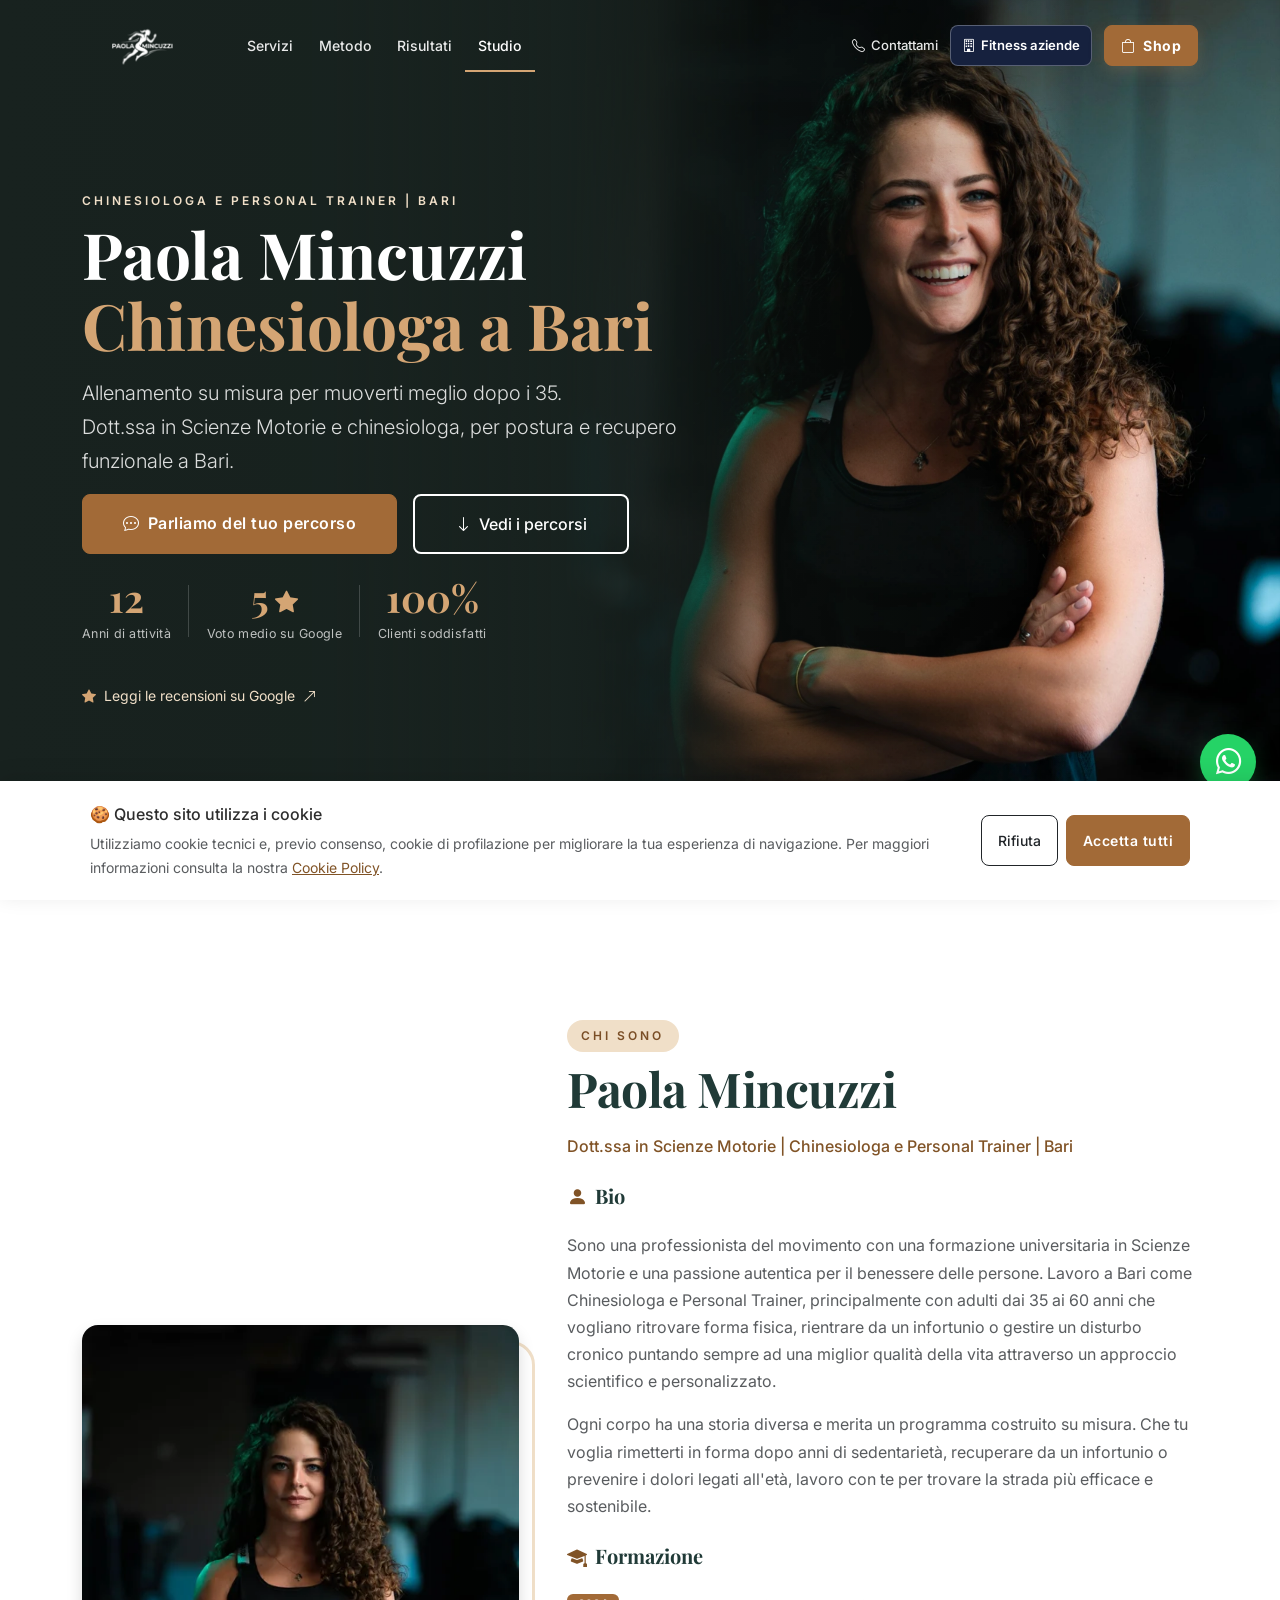
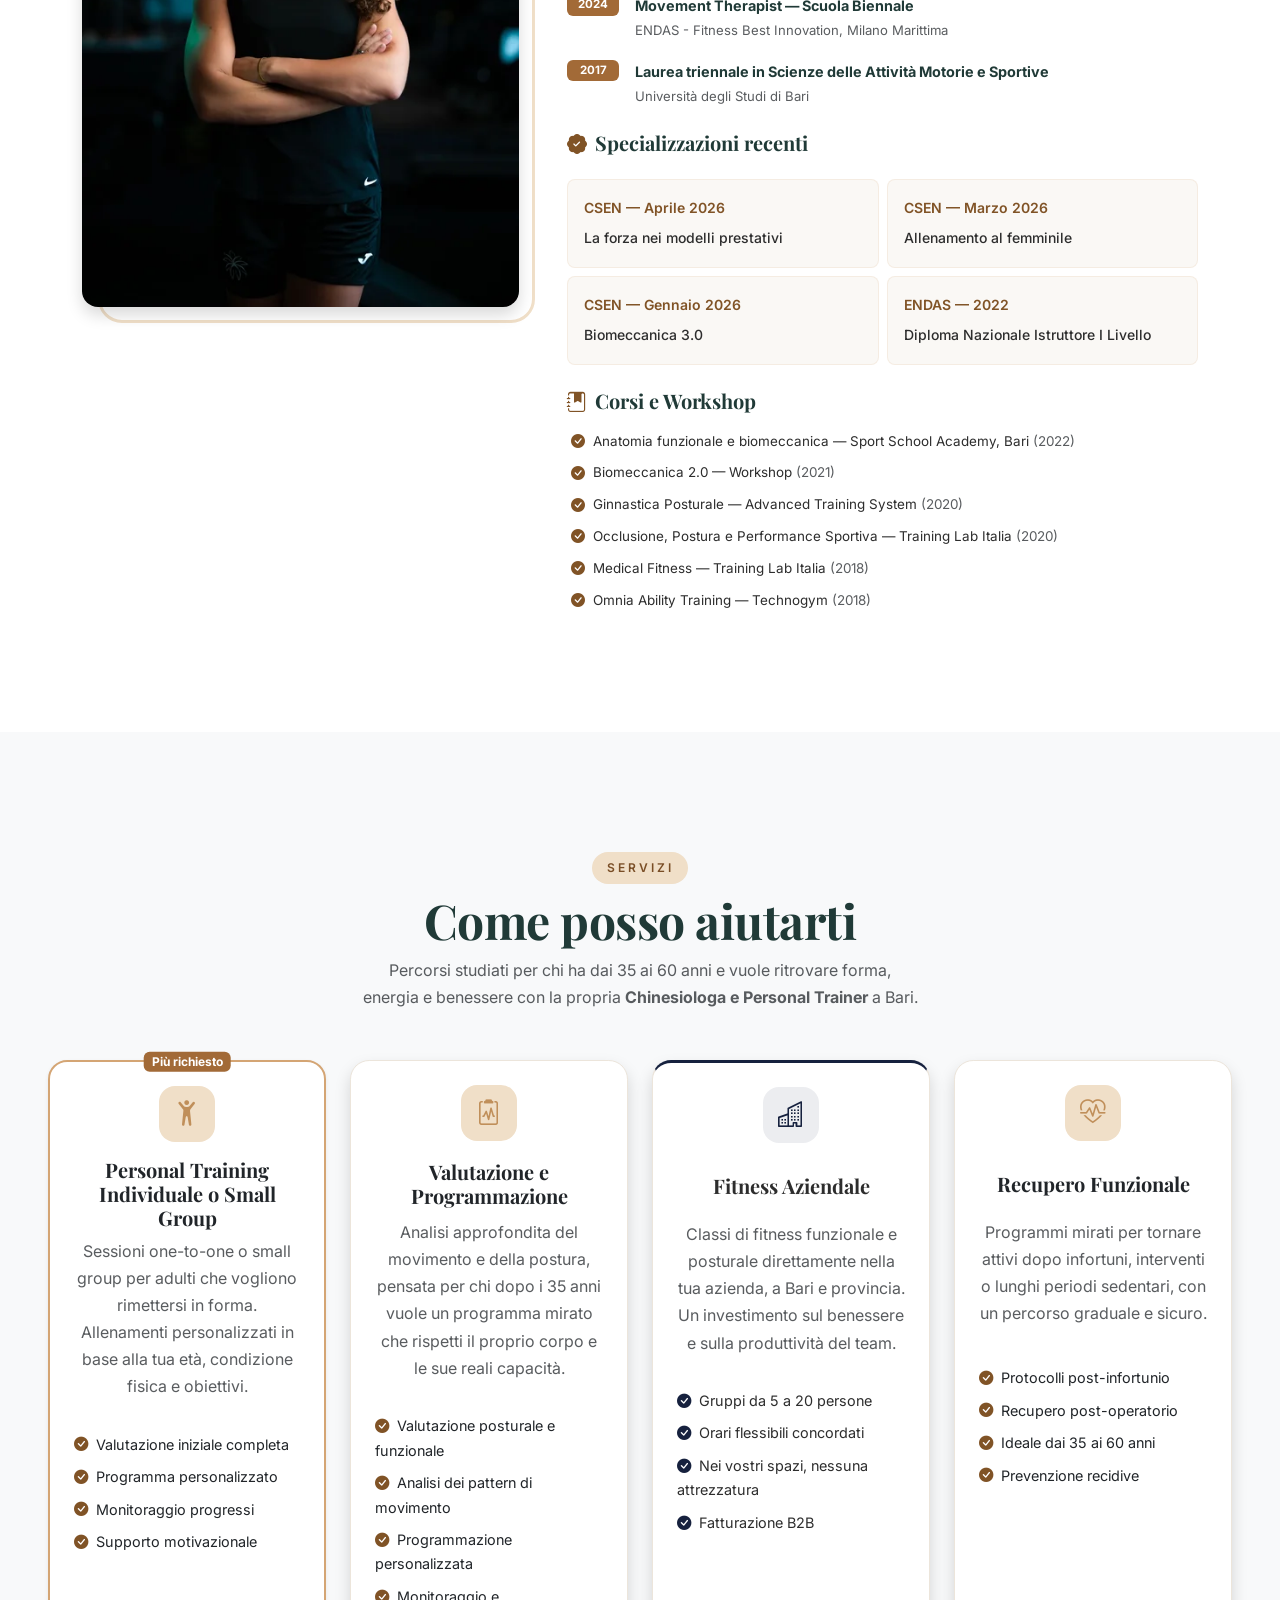
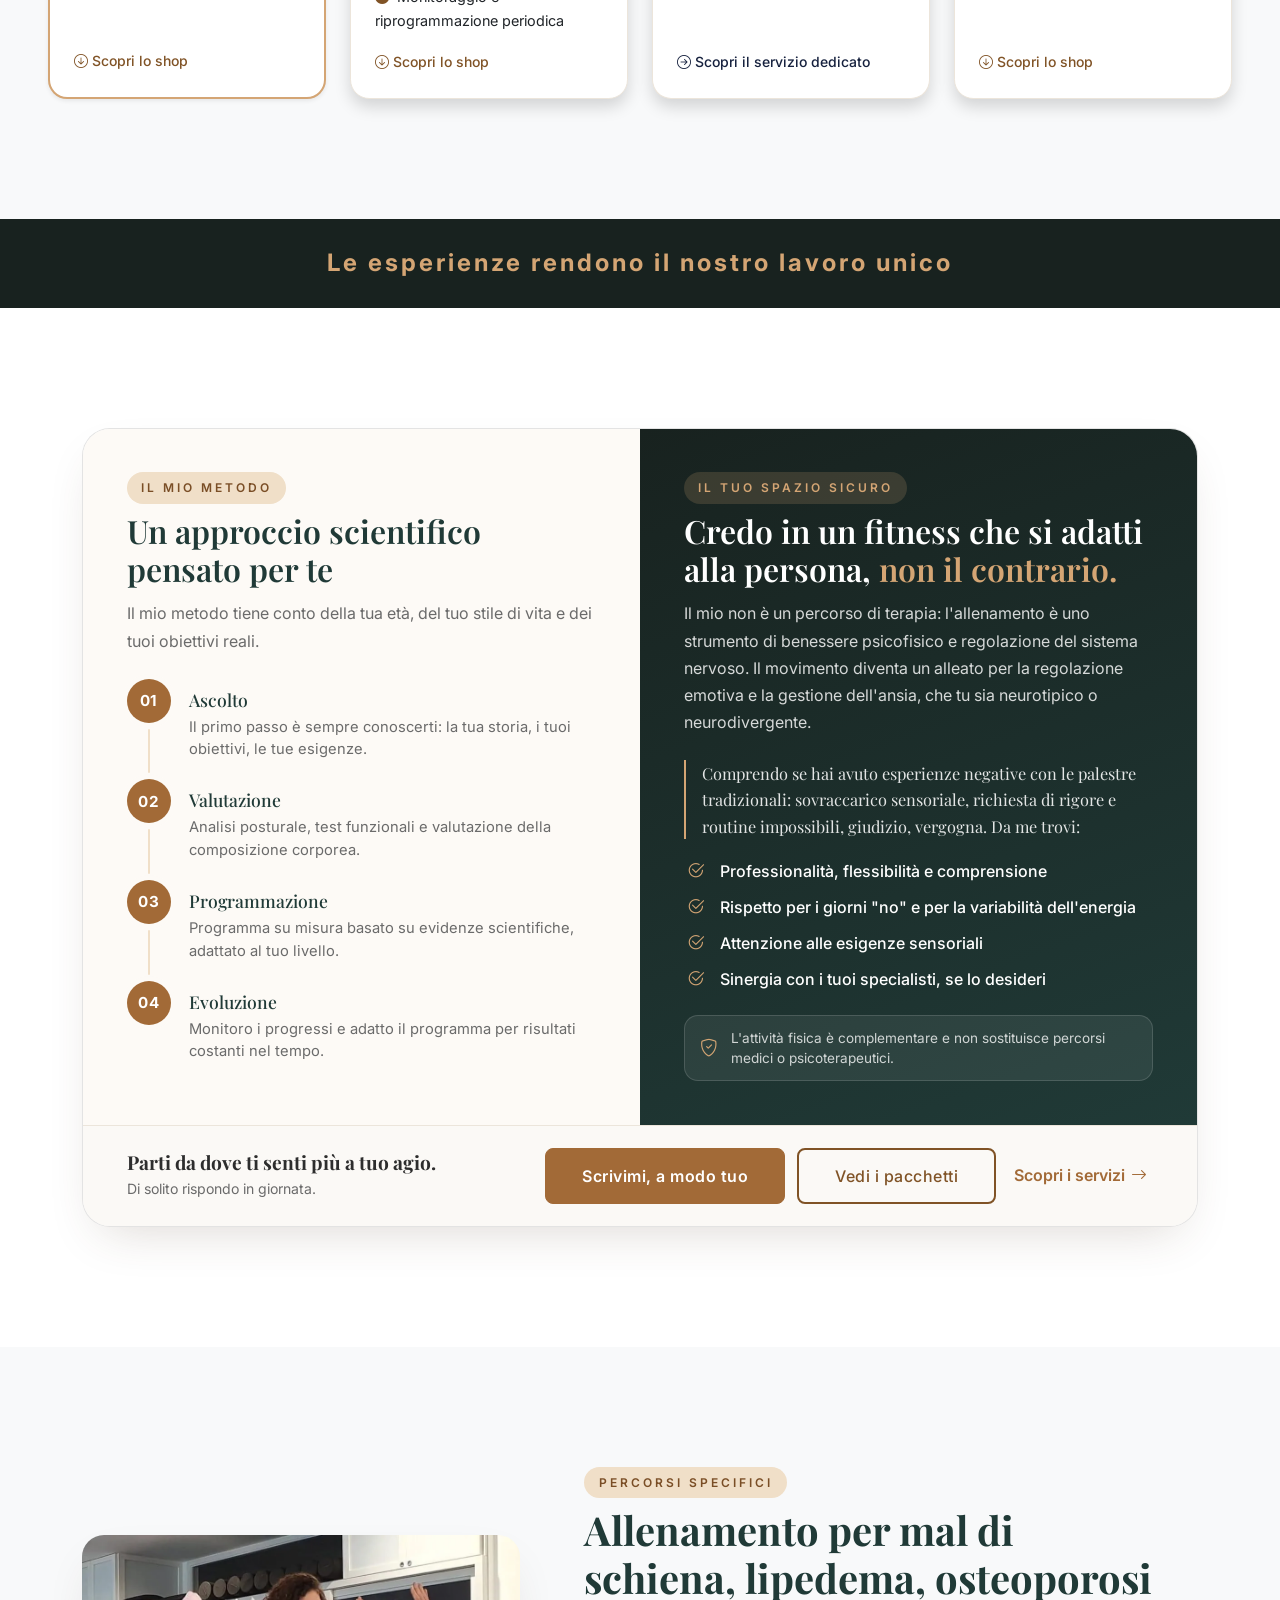
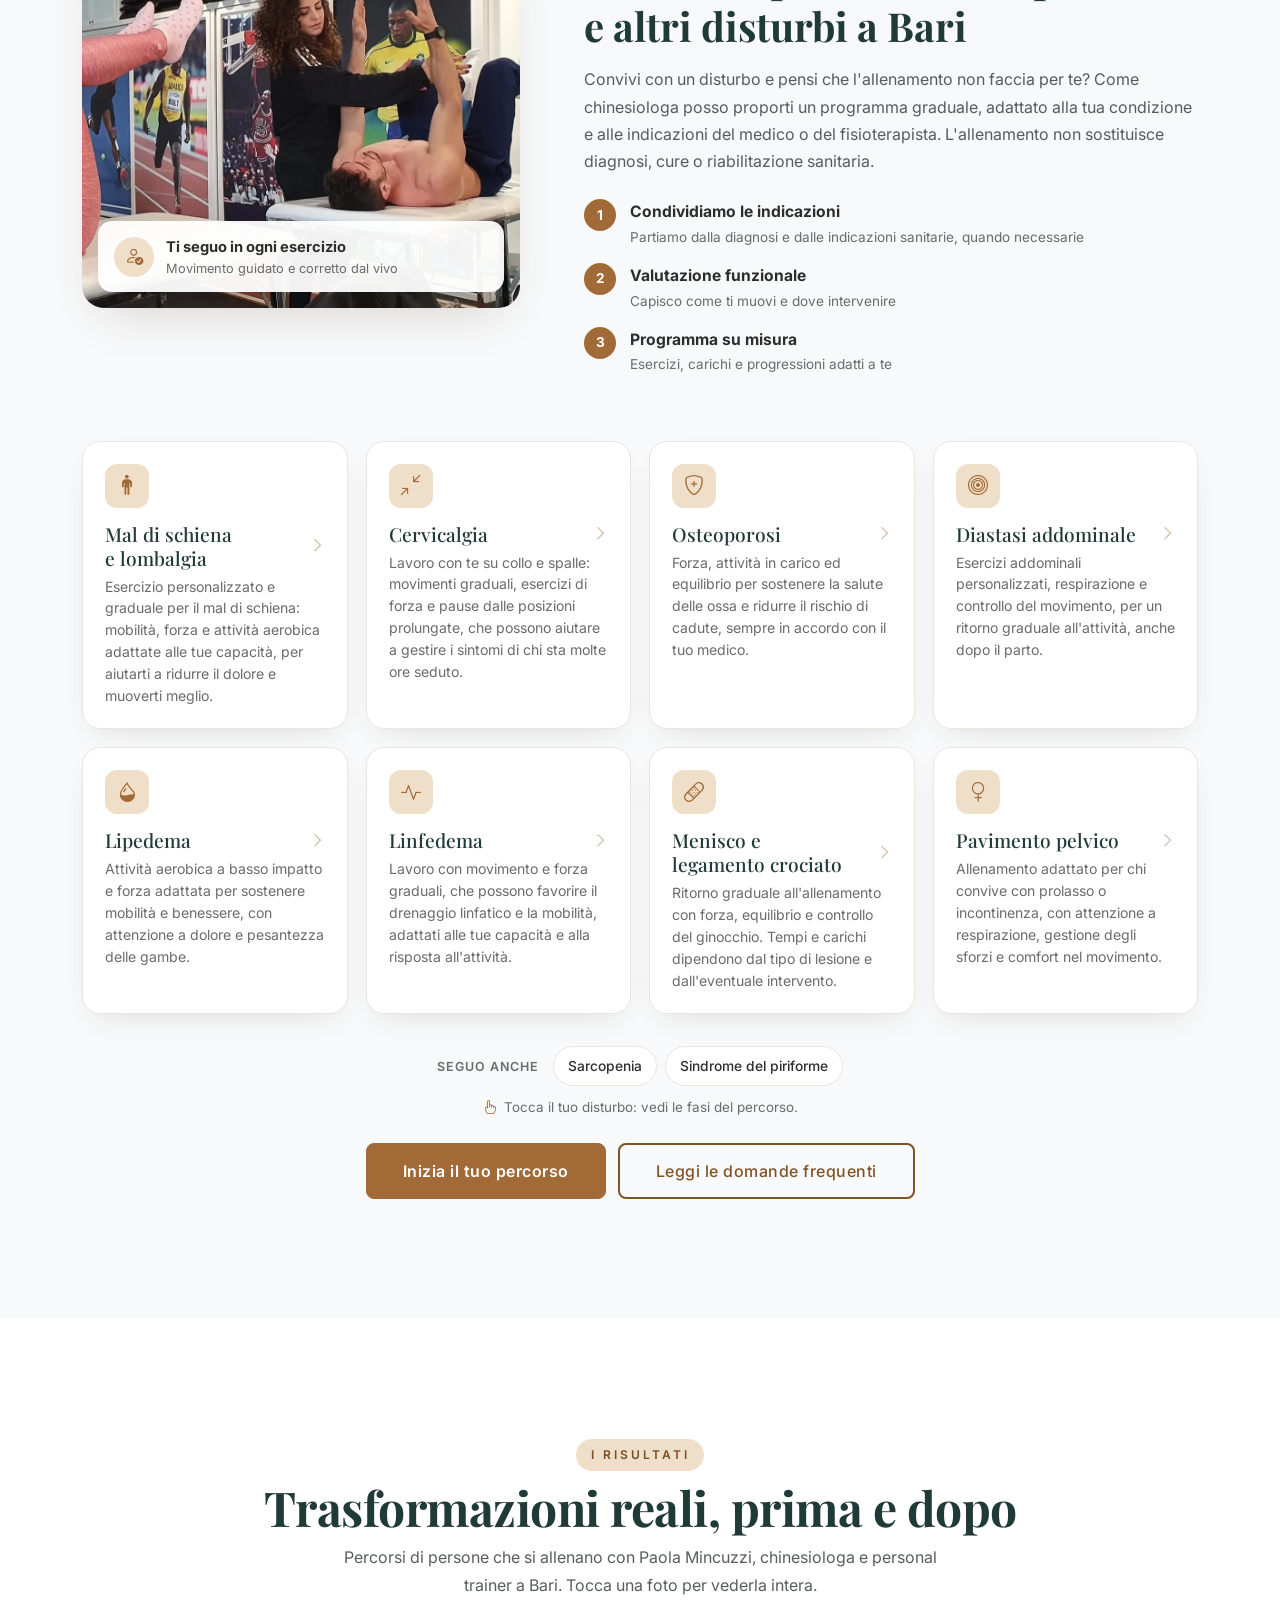
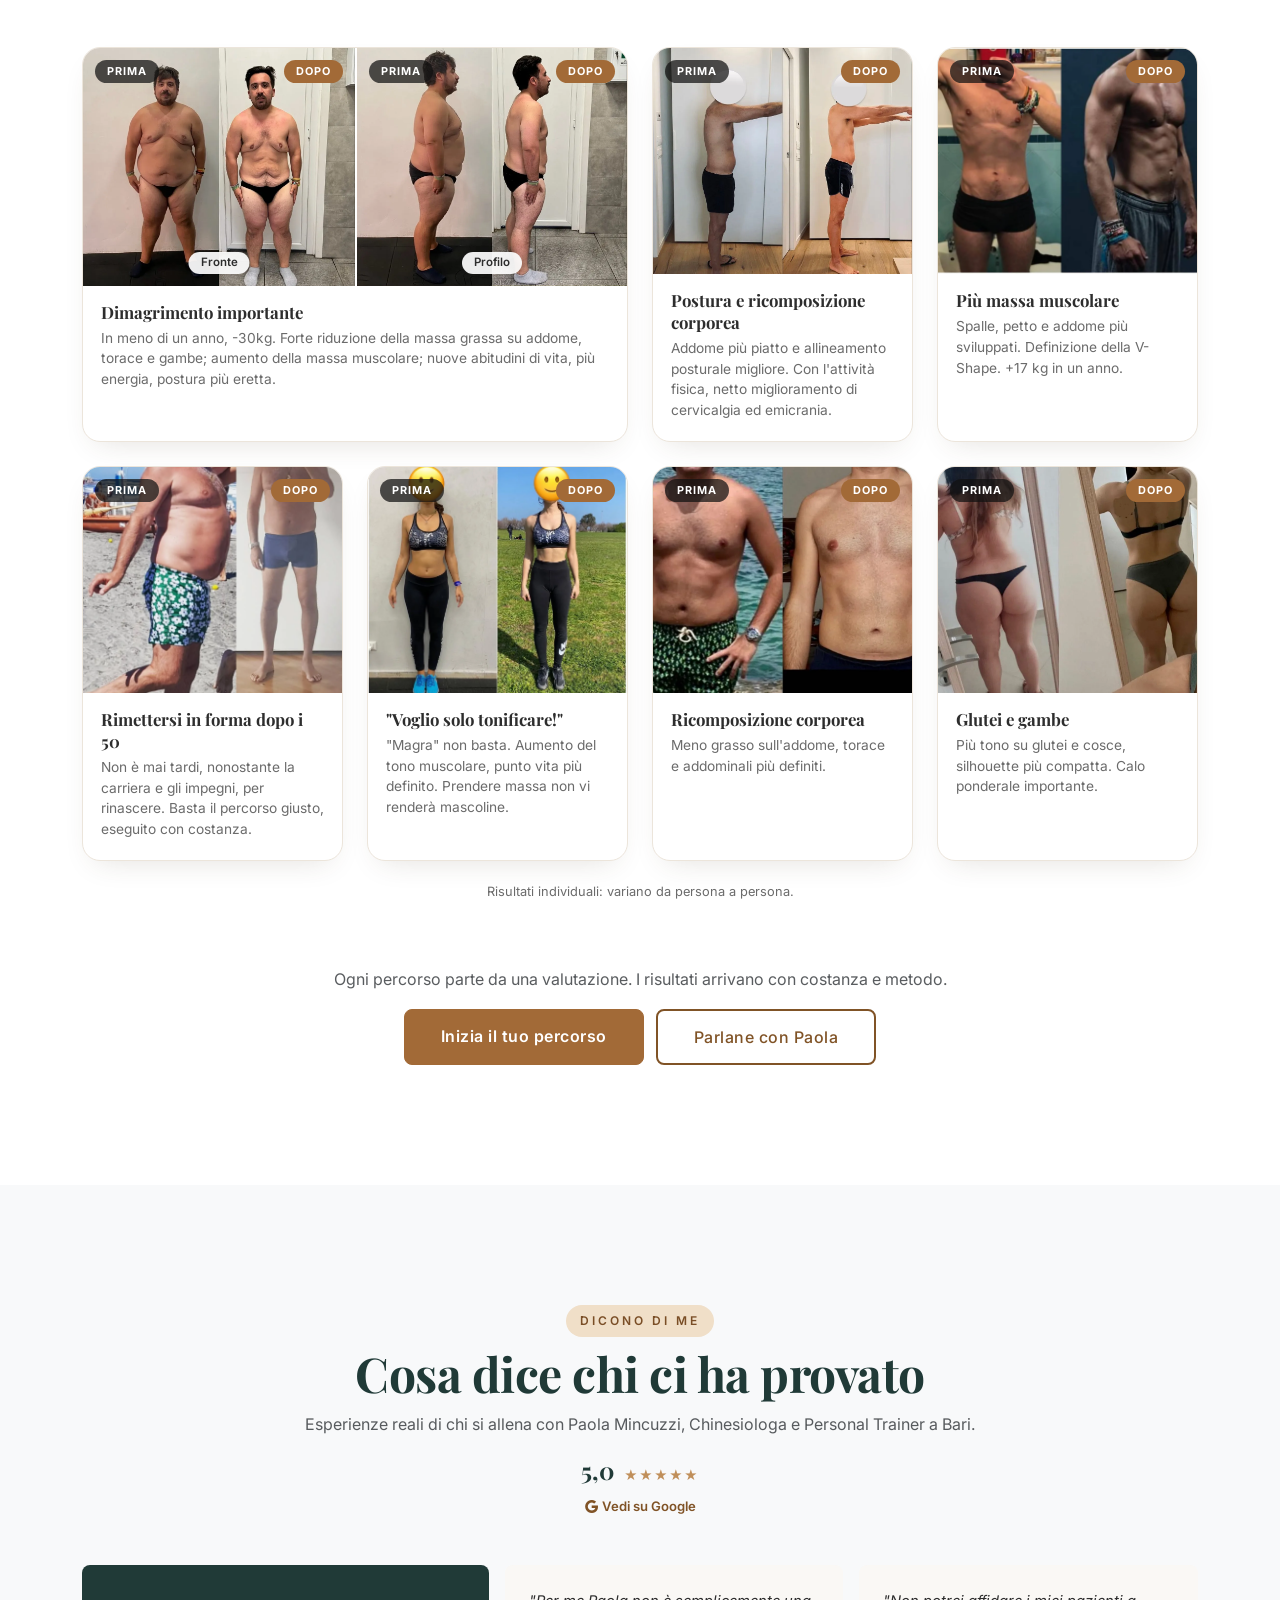
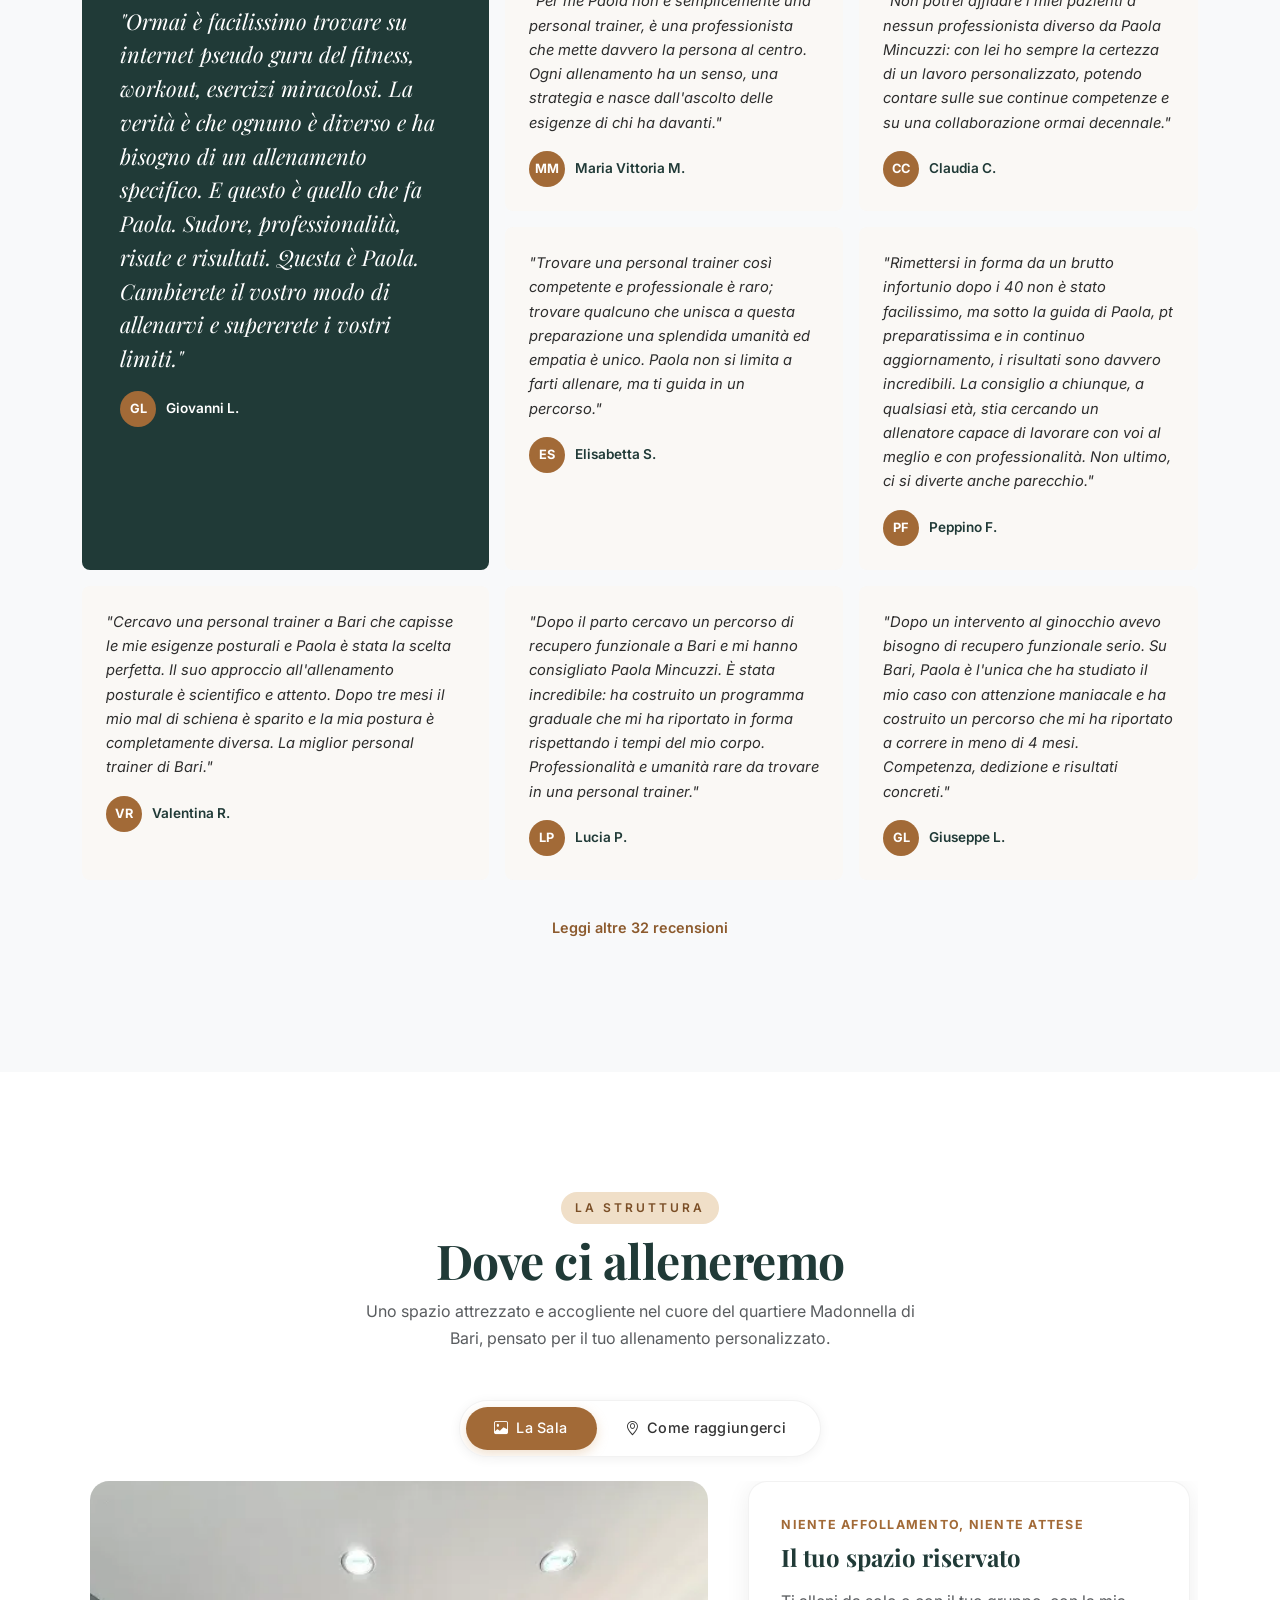
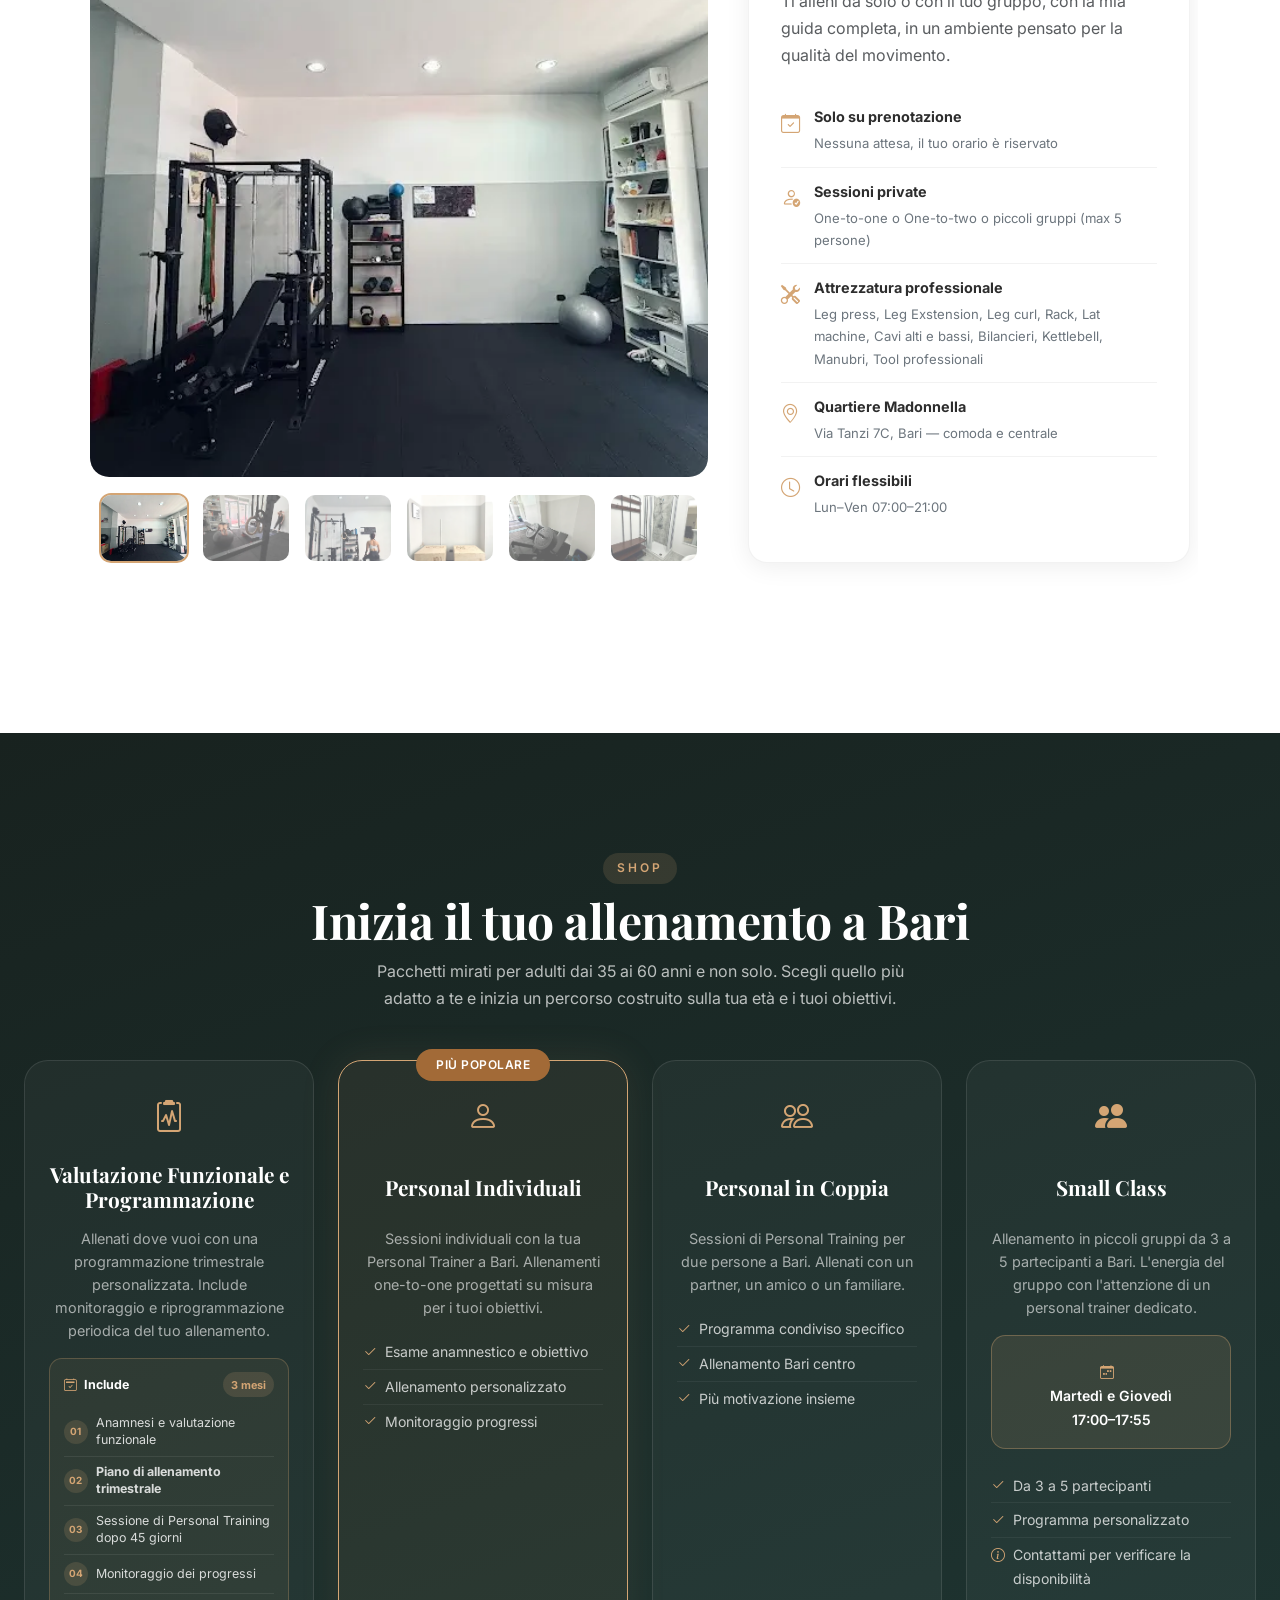
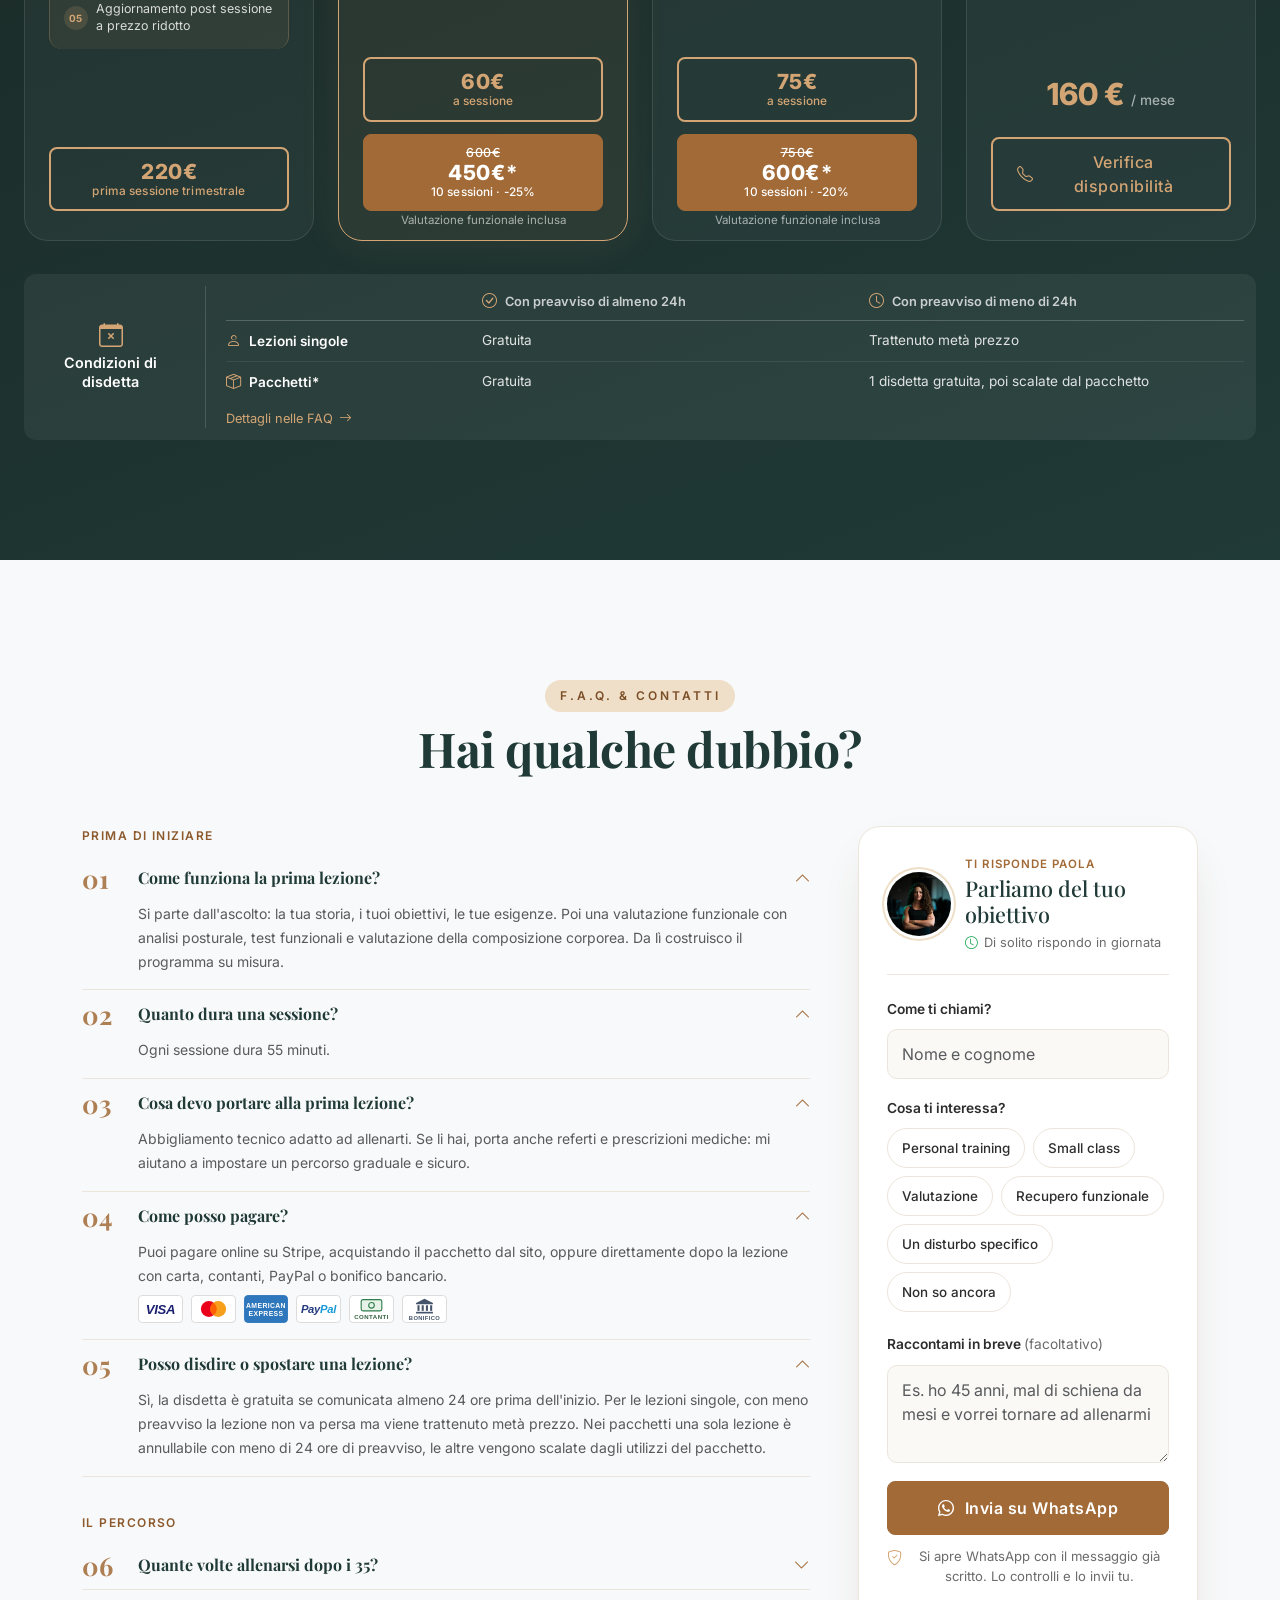
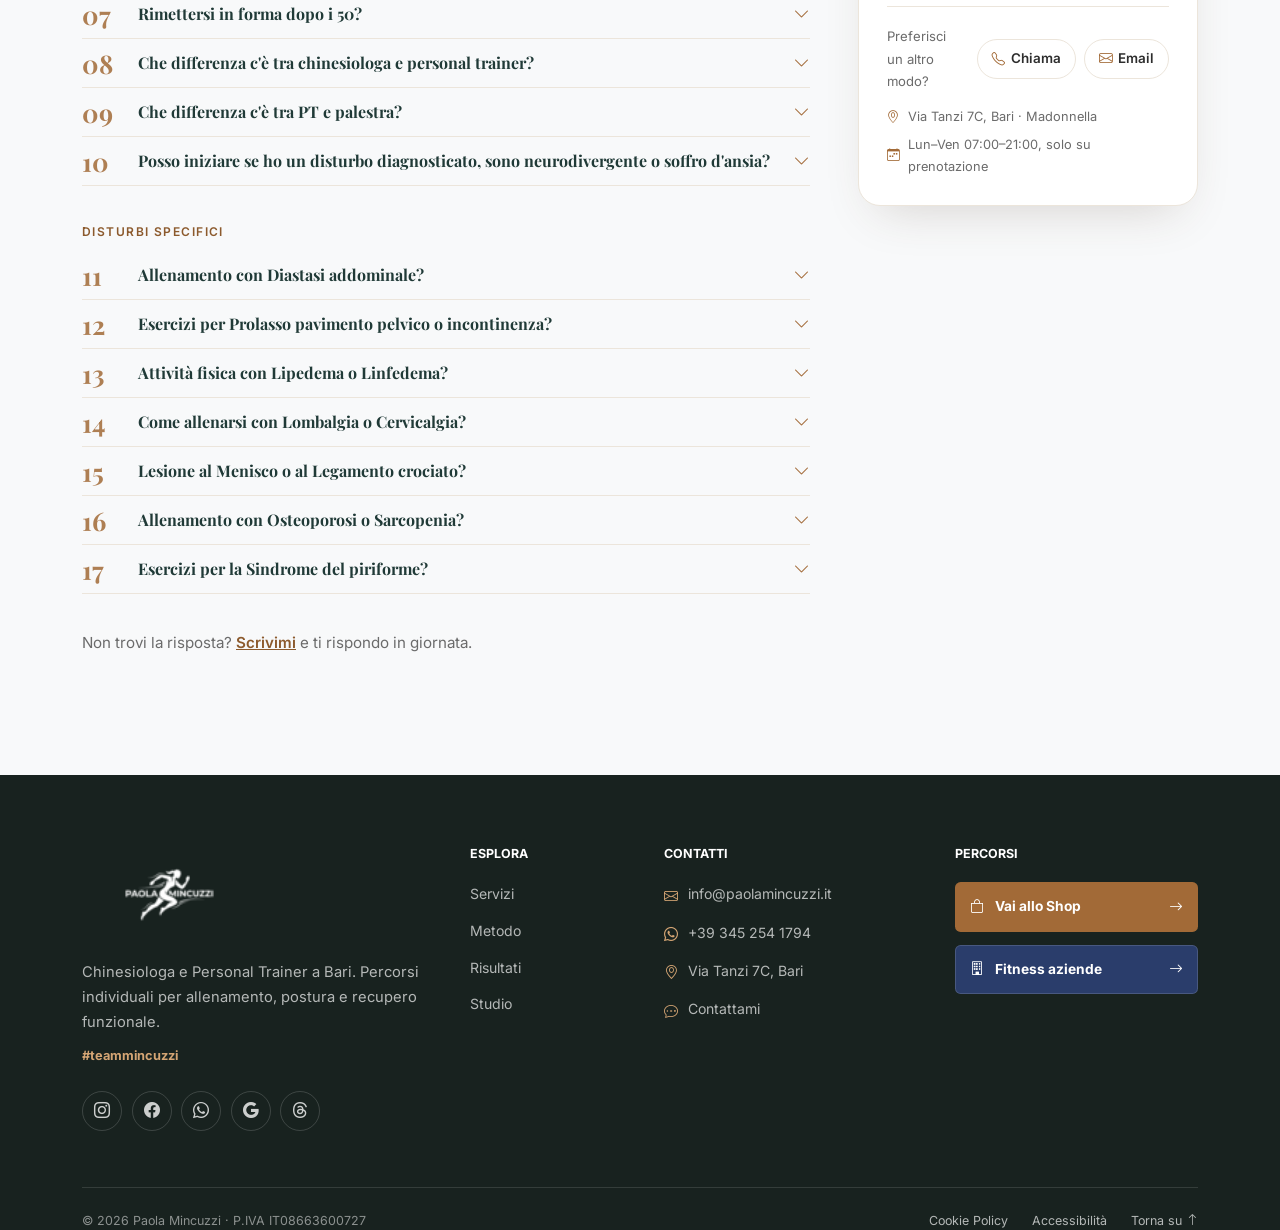
<file: index.html>
<!DOCTYPE html>
<html lang="it">
<head>
    <meta charset="UTF-8">
    <meta name="viewport" content="width=device-width, initial-scale=1.0">
    <title>Personal Trainer Bari | Chinesiologa Paola Mincuzzi</title>
    <meta name="description" content="Personal trainer a Bari: Paola Mincuzzi, chinesiologa. Allenamento funzionale e posturale dopo i 35 e i 40, recupero funzionale, mal di schiena, lipedema.">
    <meta name="keywords" content="personal trainer Bari, chinesiologa Bari, chinesiologia Bari, PT Bari, Paola Mincuzzi, teammincuzzi, personal training Bari, recupero funzionale Bari, allenamento personalizzato Bari, allenamento dopo i 40 Bari, personal trainer over 40, allenamento posturale Bari, rimettersi in forma dopo i 35, ginnastica posturale Bari, allenamento funzionale over 50, chinesiologa over 40, diastasi addominale Bari, prolasso pavimento pelvico esercizi, lipedema allenamento, allenamento lipedema Bari, linfedema movimento, linfedema esercizi Bari, lombalgia esercizi Bari, mal di schiena esercizi Bari, cervicalgia ginnastica, cervicalgia esercizi Bari, sarcopenia allenamento over 50, osteoporosi esercizi, osteoporosi allenamento Bari, incontinenza urinaria esercizi, sindrome del piriforme esercizi, recupero funzionale diastasi Bari, lesione menisco riabilitazione Bari, lesione crociato recupero funzionale">
    <meta name="author" content="Paola Mincuzzi">
    <meta name="robots" content="index, follow">
    <link rel="canonical" href="https://paolamincuzzi.it/">
    <!-- Open Graph -->
    <meta property="og:title" content="Personal Trainer Bari | Chinesiologa Paola Mincuzzi | #teammincuzzi">
    <meta property="og:description" content="Dott.ssa in Scienze Motorie. Chinesiologa e Personal Trainer a Bari per adulti dai 35 ai 60 anni. Allenamento posturale, chinesiologia e recupero funzionale su misura.">
    <meta property="og:image" content="https://paolamincuzzi.it/images/paola-mincuzzi-og-preview.jpeg">
    <meta property="og:image:width" content="1200">
    <meta property="og:image:height" content="630">
    <meta property="og:image:alt" content="Paola Mincuzzi, ritratto in palestra, chinesiologa e personal trainer a Bari">
    <meta property="og:site_name" content="Paola Mincuzzi Personal Trainer Bari">
    <meta name="twitter:card" content="summary_large_image">
    <meta name="twitter:title" content="Personal Trainer Bari | Chinesiologa Paola Mincuzzi">
    <meta name="twitter:description" content="Allenamento funzionale e posturale a Bari per adulti dopo i 35 e i 40. Recupero funzionale su misura.">
    <meta name="twitter:image" content="https://paolamincuzzi.it/images/paola-mincuzzi-og-preview.jpeg">
    <meta name="twitter:image:alt" content="Paola Mincuzzi, ritratto in palestra, chinesiologa e personal trainer a Bari">
    <meta property="og:type" content="website">
    <meta property="og:locale" content="it_IT">
    <meta property="og:url" content="https://paolamincuzzi.it/">
    <link rel="icon" type="image/png" sizes="48x48" href="images/favicon-48.png">
    <link rel="icon" type="image/png" sizes="32x32" href="images/favicon-32.png">
    <link rel="icon" type="image/png" sizes="192x192" href="images/logo-icon.png">
    <link rel="apple-touch-icon" sizes="180x180" href="images/apple-touch-icon.png">
    <link rel="preconnect" href="https://fonts.googleapis.com">
    <link rel="preconnect" href="https://fonts.gstatic.com" crossorigin>
    <link rel="preconnect" href="https://cdn.jsdelivr.net" crossorigin>
    <link rel="preload" as="image" href="images/hero-personal-training-bari.webp" fetchpriority="high">
    <link rel="stylesheet" href="https://cdn.jsdelivr.net/npm/bootstrap@5.3.3/dist/css/bootstrap.min.css">
    <link rel="stylesheet" href="styles.min.css?v=74bd2efa67">
    <link rel="stylesheet" href="https://cdn.jsdelivr.net/npm/bootstrap-icons@1.11.3/font/bootstrap-icons.min.css" media="print" onload="this.media='all'">
    <link rel="stylesheet" href="https://fonts.googleapis.com/css2?family=Playfair+Display:wght@400;600;700&family=Inter:wght@300;400;500;600&display=swap" media="print" onload="this.media='all'">
    <noscript>
        <link rel="stylesheet" href="https://cdn.jsdelivr.net/npm/bootstrap-icons@1.11.3/font/bootstrap-icons.min.css">
        <link rel="stylesheet" href="https://fonts.googleapis.com/css2?family=Playfair+Display:wght@400;600;700&family=Inter:wght@300;400;500;600&display=swap">
    </noscript>
    <!-- Preloader inline styles (loads before external CSS) -->
    <style>
        .preloader{position:fixed;inset:0;z-index:99999;background:#111;display:flex;align-items:center;justify-content:center;transition:opacity .5s ease,visibility .5s ease}
        .preloader.hidden{opacity:0;visibility:hidden}
        .preloader-content{text-align:center}
        .preloader-logo{font-family:'Georgia',serif;font-size:4rem;font-weight:700;color:#fff;letter-spacing:4px;margin-bottom:1.5rem;animation:preloaderPulse 1.5s ease-in-out infinite}
        .preloader-bar{width:120px;height:3px;background:rgba(255,255,255,.15);border-radius:3px;margin:0 auto 1rem;overflow:hidden}
        .preloader-bar-fill{width:40%;height:100%;background:#d4a574;border-radius:3px;animation:preloaderSlide .8s ease-in-out infinite}
        .preloader-text{font-family:'Helvetica Neue',Arial,sans-serif;font-size:.7rem;font-weight:300;letter-spacing:4px;color:rgba(255,255,255,.5);margin:0}
        @keyframes preloaderPulse{0%,100%{opacity:1}50%{opacity:.6}}
        @keyframes preloaderSlide{0%{transform:translateX(-150%)}100%{transform:translateX(250%)}}
    </style>
    <!-- Structured Data JSON-LD -->
    <script type="application/ld+json">
    {
        "@context": "https://schema.org",
        "@type": "HealthAndBeautyBusiness",
        "@id": "https://paolamincuzzi.it/#business",
        "name": "Paola Mincuzzi Chinesiologa e Personal Trainer",
        "alternateName": ["Paola Mincuzzi Personal Trainer Bari", "#teammincuzzi"],
        "logo": "https://paolamincuzzi.it/images/logo.png",
        "founder": {"@id": "https://paolamincuzzi.it/#paola"},
        "employee": {"@id": "https://paolamincuzzi.it/#paola"},
        "areaServed": [
            {"@type": "City", "name": "Bari"},
            {"@type": "AdministrativeArea", "name": "Città Metropolitana di Bari"}
        ],
        "knowsAbout": ["Personal trainer Bari", "Allenamento funzionale", "Allenamento posturale", "Allenamento dopo i 40", "Recupero funzionale", "Lipedema", "Osteoporosi", "Diastasi addominale", "Mal di schiena"],
        "hasOfferCatalog": {
            "@type": "OfferCatalog",
            "name": "Servizi di personal training e chinesiologia a Bari",
            "itemListElement": [
                {"@type": "Offer", "itemOffered": {"@type": "Service", "name": "Personal training individuale a Bari", "serviceType": "Personal Training"}},
                {"@type": "Offer", "itemOffered": {"@type": "Service", "name": "Allenamento posturale a Bari", "serviceType": "Allenamento posturale"}},
                {"@type": "Offer", "itemOffered": {"@type": "Service", "name": "Allenamento funzionale over 40 a Bari", "serviceType": "Allenamento funzionale"}},
                {"@type": "Offer", "itemOffered": {"@type": "Service", "name": "Valutazione funzionale e posturale", "serviceType": "Valutazione funzionale"}},
                {"@type": "Offer", "itemOffered": {"@type": "Service", "name": "Recupero funzionale", "serviceType": "Recupero funzionale"}},
                {"@type": "Offer", "itemOffered": {"@type": "Service", "name": "Fitness aziendale a Bari", "serviceType": "Fitness aziendale", "url": "https://paolamincuzzi.it/fitness-aziendale/"}}
            ]
        },
        "description": "Chinesiologa e Personal Trainer a Bari specializzata in allenamento per adulti dai 35 ai 60 anni. Dott.ssa in Scienze Motorie. Personal Training individuale, allenamento posturale, chinesiologia e recupero funzionale.",
        "url": "https://paolamincuzzi.it",
        "telephone": "+393452541794",
        "email": "info@paolamincuzzi.it",
        "image": "https://paolamincuzzi.it/images/paola-mincuzzi-pt-bari.webp",
        "priceRange": "€€",
        "currenciesAccepted": "EUR",
        "paymentAccepted": "Carta di credito, Bonifico bancario, Stripe",
        "openingHoursSpecification": [
            {
                "@type": "OpeningHoursSpecification",
                "dayOfWeek": ["Monday", "Tuesday", "Wednesday", "Thursday", "Friday"],
                "opens": "07:00",
                "closes": "21:00"
            },
            {
                "@type": "OpeningHoursSpecification",
                "dayOfWeek": "Saturday",
                "opens": "08:00",
                "closes": "13:00"
            }
        ],
        "address": {
            "@type": "PostalAddress",
            "streetAddress": "Via Tanzi 7C",
            "postalCode": "70121",
            "addressLocality": "Bari",
            "addressRegion": "BA",
            "addressCountry": "IT"
        },
        "geo": {
            "@type": "GeoCoordinates",
            "latitude": "41.1255",
            "longitude": "16.871"
        },
        "sameAs": [
            "https://www.instagram.com/paolagaiamincuzzi",
            "https://www.facebook.com/PaolaMincuzziPersonalTrainer",
            "https://www.threads.com/@paolagaiamincuzzi"
        ],
        "aggregateRating": {
            "@type": "AggregateRating",
            "ratingValue": "5",
            "reviewCount": "40"
        }
    }
    </script>
    <!-- WebSite Schema (entità principale per i sitelink) -->
    <script type="application/ld+json">
    {
        "@context": "https://schema.org",
        "@type": "WebSite",
        "@id": "https://paolamincuzzi.it/#website",
        "name": "Paola Mincuzzi Chinesiologa e Personal Trainer Bari",
        "url": "https://paolamincuzzi.it/",
        "inLanguage": "it-IT",
        "publisher": {
            "@type": "Person",
            "name": "Paola Mincuzzi"
        },
        "hasPart": [
            {
                "@type": "WebPage",
                "name": "Fitness Aziendale",
                "description": "Fitness aziendale in loco a Bari e provincia: classi di allenamento funzionale e ginnastica posturale per il benessere dei dipendenti.",
                "url": "https://paolamincuzzi.it/fitness-aziendale/"
            },
            {
                "@type": "WebPage",
                "name": "Servizi",
                "description": "Personal training, valutazione funzionale e recupero funzionale a Bari.",
                "url": "https://paolamincuzzi.it/#servizi"
            },
            {
                "@type": "WebPage",
                "name": "Shop",
                "description": "Pacchetti di allenamento personalizzato acquistabili online.",
                "url": "https://paolamincuzzi.it/#shop"
            }
        ]
    }
    </script>
    <script type="application/ld+json">
    {
        "@context": "https://schema.org",
        "@type": "SiteNavigationElement",
        "name": ["Chi Sono", "Servizi", "Metodo", "Percorsi specifici", "Risultati", "Dicono di me", "Struttura", "Shop", "Fitness Aziendale", "F.A.Q.", "Contatti"],
        "url": [
            "https://paolamincuzzi.it/#chi-sono",
            "https://paolamincuzzi.it/#servizi",
            "https://paolamincuzzi.it/#metodo",
            "https://paolamincuzzi.it/#percorsi-specifici",
            "https://paolamincuzzi.it/#galleria",
            "https://paolamincuzzi.it/#risultati",
            "https://paolamincuzzi.it/#struttura",
            "https://paolamincuzzi.it/#shop",
            "https://paolamincuzzi.it/fitness-aziendale/",
            "https://paolamincuzzi.it/#faq",
            "https://paolamincuzzi.it/#contatti"
        ]
    }
    </script>
    <!-- Person Schema -->
    <script type="application/ld+json">
    {
        "@context": "https://schema.org",
        "@type": "Person",
        "@id": "https://paolamincuzzi.it/#paola",
        "name": "Paola Mincuzzi",
        "worksFor": {"@id": "https://paolamincuzzi.it/#business"},
        "jobTitle": "Chinesiologa e Personal Trainer",
        "description": "Dott.ssa in Scienze Motorie, Chinesiologa e Personal Trainer specializzata in allenamento personalizzato per adulti 35-60 anni a Bari.",
        "url": "https://paolamincuzzi.it",
        "image": "https://paolamincuzzi.it/images/paola-mincuzzi-pt-bari.webp",
        "telephone": "+393452541794",
        "email": "info@paolamincuzzi.it",
        "alumniOf": {
            "@type": "CollegeOrUniversity",
            "name": "Università degli Studi di Bari"
        },
        "hasCredential": [
            {
                "@type": "EducationalOccupationalCredential",
                "name": "Laurea in Scienze delle Attività Motorie e Sportive",
                "credentialCategory": "degree"
            },
            {
                "@type": "EducationalOccupationalCredential",
                "name": "Movement Therapist — Scuola Biennale ENDAS",
                "credentialCategory": "certificate"
            }
        ],
        "knowsAbout": ["Personal Training", "Chinesiologia", "Allenamento Posturale", "Recupero Funzionale", "Allenamento Funzionale", "Allenamento over 40", "Lipedema", "Osteoporosi", "Diastasi addominale"],
        "workLocation": {
            "@type": "Place",
            "name": "Studio Chinesiologa e Personal Trainer Bari",
            "address": {
                "@type": "PostalAddress",
                "streetAddress": "Via Tanzi 7C",
                "postalCode": "70121",
                "addressLocality": "Bari",
                "addressRegion": "BA",
                "addressCountry": "IT"
            }
        },
        "sameAs": [
            "https://www.instagram.com/paolagaiamincuzzi",
            "https://www.facebook.com/PaolaMincuzziPersonalTrainer",
            "https://www.threads.com/@paolagaiamincuzzi"
        ]
    }
    </script>
    <!-- Service Schema -->
    <script type="application/ld+json">
    {
        "@context": "https://schema.org",
        "@type": "ItemList",
        "itemListElement": [
            {
                "@type": "Service",
                "position": 1,
                "name": "Personal Training Individuale",
                "description": "Sessioni one-to-one personalizzate per adulti 35-60 anni a Bari. Programma su misura con monitoraggio progressi.",
                "provider": {"@type": "Person", "name": "Paola Mincuzzi"},
                "areaServed": {"@type": "City", "name": "Bari"},
                "serviceType": "Personal Training"
            },
            {
                "@type": "Service",
                "position": 2,
                "name": "Valutazione Funzionale e Programmazione",
                "description": "Analisi posturale e funzionale completa con programmazione trimestrale personalizzata a Bari.",
                "provider": {"@type": "Person", "name": "Paola Mincuzzi"},
                "areaServed": {"@type": "City", "name": "Bari"},
                "serviceType": "Valutazione Funzionale"
            },
            {
                "@type": "Service",
                "position": 3,
                "name": "Recupero Funzionale",
                "description": "Percorsi di recupero post-infortunio e riatletizzazione per adulti dai 35 ai 60 anni a Bari.",
                "provider": {"@type": "Person", "name": "Paola Mincuzzi"},
                "areaServed": {"@type": "City", "name": "Bari"},
                "serviceType": "Recupero Funzionale"
            },
            {
                "@type": "Service",
                "position": 4,
                "name": "Allenamento per mal di schiena, lipedema, osteoporosi e disturbi specifici",
                "description": "Percorsi di allenamento graduali a Bari per mal di schiena e lombalgia, cervicalgia, osteoporosi, diastasi addominale, lipedema, linfedema, menisco e crociato, pavimento pelvico, sarcopenia e sindrome del piriforme, in accordo con le indicazioni del medico.",
                "provider": {"@type": "Person", "name": "Paola Mincuzzi"},
                "areaServed": {"@type": "City", "name": "Bari"},
                "serviceType": "Chinesiologia",
                "url": "https://paolamincuzzi.it/#percorsi-specifici"
            },
            {
                "@type": "Service",
                "position": 5,
                "name": "Fitness Aziendale",
                "description": "Classi di fitness funzionale e ginnastica posturale direttamente in azienda a Bari e provincia, per il benessere e la produttività dei dipendenti.",
                "provider": {"@type": "Person", "name": "Paola Mincuzzi"},
                "areaServed": {"@type": "City", "name": "Bari"},
                "serviceType": "Fitness Aziendale",
                "url": "https://paolamincuzzi.it/fitness-aziendale/"
            }
        ]
    }
    </script>
    <!-- FAQ Schema -->
    <script type="application/ld+json">
    {
        "@context": "https://schema.org",
        "@type": "FAQPage",
        "mainEntity": [
            {
                "@type": "Question",
                "name": "Come funziona la prima lezione?",
                "acceptedAnswer": {
                    "@type": "Answer",
                    "text": "Si parte dall'ascolto: la tua storia, i tuoi obiettivi, le tue esigenze. Poi una valutazione funzionale con analisi posturale, test funzionali e valutazione della composizione corporea. Da lì costruisco il programma su misura."
                }
            },
            {
                "@type": "Question",
                "name": "Quanto dura una sessione?",
                "acceptedAnswer": {
                    "@type": "Answer",
                    "text": "Ogni sessione dura 55 minuti."
                }
            },
            {
                "@type": "Question",
                "name": "Cosa devo portare alla prima lezione?",
                "acceptedAnswer": {
                    "@type": "Answer",
                    "text": "Abbigliamento tecnico adatto ad allenarti. Se li hai, porta anche referti e prescrizioni mediche: mi aiutano a impostare un percorso graduale e sicuro."
                }
            },
            {
                "@type": "Question",
                "name": "Come posso pagare?",
                "acceptedAnswer": {
                    "@type": "Answer",
                    "text": "Puoi pagare online su Stripe, acquistando il pacchetto dal sito, oppure direttamente dopo la lezione con carta, contanti, PayPal o bonifico bancario."
                }
            },
            {
                "@type": "Question",
                "name": "Posso disdire o spostare una lezione?",
                "acceptedAnswer": {
                    "@type": "Answer",
                    "text": "Sì, la disdetta è gratuita se comunicata almeno 24 ore prima dell'inizio. Per le lezioni singole, con meno preavviso la lezione non va persa ma viene trattenuto metà prezzo. Nei pacchetti una sola lezione è annullabile con meno di 24 ore di preavviso, le altre vengono scalate dagli utilizzi del pacchetto."
                }
            },
            {
                "@type": "Question",
                "name": "Quante volte allenarsi dopo i 35?",
                "acceptedAnswer": {
                    "@type": "Answer",
                    "text": "Per adulti tra i 35 e i 60 anni, consiglio 2-3 sessioni settimanali. La frequenza viene adattata in base alla tua condizione fisica, ai tuoi obiettivi e al tuo stile di vita."
                }
            },
            {
                "@type": "Question",
                "name": "Rimettersi in forma dopo i 50?",
                "acceptedAnswer": {
                    "@type": "Answer",
                    "text": "Assolutamente sì. Con un programma personalizzato e progressivo, basato su evidenze scientifiche, è possibile migliorare forza, mobilità e composizione corporea a qualsiasi età."
                }
            },
            {
                "@type": "Question",
                "name": "Che differenza c'è tra chinesiologa e personal trainer?",
                "acceptedAnswer": {
                    "@type": "Answer",
                    "text": "La chinesiologa studia il movimento umano a scopo preventivo, adattativo e rieducativo, con una formazione universitaria in Scienze Motorie. Il personal trainer progetta programmi di allenamento per obiettivi specifici. Paola Mincuzzi unisce entrambe le competenze: ogni programma è costruito sulla base di una valutazione chinesiologica approfondita."
                }
            },
            {
                "@type": "Question",
                "name": "Che differenza c'è tra PT e palestra?",
                "acceptedAnswer": {
                    "@type": "Answer",
                    "text": "Il personal training prevede un programma costruito sulle tue esigenze, con supervisione costante. Ogni sessione è progettata per i tuoi obiettivi specifici, riducendo infortuni e massimizzando i risultati."
                }
            },
            {
                "@type": "Question",
                "name": "Posso iniziare se ho un disturbo diagnosticato, sono neurodivergente o soffro d'ansia?",
                "acceptedAnswer": {
                    "@type": "Answer",
                    "text": "Sì. Porta referti e indicazioni del medico o dello specialista: partiamo da una valutazione funzionale e costruisco un percorso graduale e sicuro, in accordo con il tuo percorso medico. Non è un percorso di terapia: rispetto i giorni \"no\", la variabilità dell'energia e le esigenze sensoriali. L'attività fisica è complementare e non sostituisce percorsi medici o psicoterapeutici."
                }
            },
            {
                "@type": "Question",
                "name": "Allenamento con diastasi addominale?",
                "acceptedAnswer": {
                    "@type": "Answer",
                    "text": "L'esercizio può essere personalizzato secondo la valutazione sanitaria, anche dopo il parto. Le prove sono limitate: non esiste un programma universalmente raccomandato né una chiusura garantita della diastasi."
                }
            },
            {
                "@type": "Question",
                "name": "Esercizi per prolasso del pavimento pelvico o incontinenza urinaria?",
                "acceptedAnswer": {
                    "@type": "Answer",
                    "text": "Serve una valutazione sanitaria. Gli esercizi del pavimento pelvico sono supervisionati da un professionista sanitario competente: almeno 3 mesi per incontinenza da sforzo o mista, almeno 4 mesi per alcuni prolassi sintomatici. L'allenamento generale è un supporto adattato, non sostituisce la riabilitazione."
                }
            },
            {
                "@type": "Question",
                "name": "Attività fisica con lipedema o linfedema?",
                "acceptedAnswer": {
                    "@type": "Answer",
                    "text": "L'attività adattata può sostenere mobilità e benessere, ma non cura queste condizioni. Nel linfedema il movimento contribuisce al drenaggio all'interno del piano specialistico, con compressione se prescritta. Nel lipedema si adattano attività aerobica e forza alla tolleranza individuale."
                }
            },
            {
                "@type": "Question",
                "name": "Come allenarsi con lombalgia o cervicalgia?",
                "acceptedAnswer": {
                    "@type": "Answer",
                    "text": "Esercizi personalizzati di forza e mobilità, attività graduale e pause dalle posizioni prolungate possono aiutare dolore e funzione. Non esiste un unico metodo valido per tutti. Sintomi nuovi, persistenti o in peggioramento richiedono un confronto sanitario."
                }
            },
            {
                "@type": "Question",
                "name": "Lesione al Menisco o al legamento crociato?",
                "acceptedAnswer": {
                    "@type": "Answer",
                    "text": "Il ritorno all'allenamento segue le indicazioni di ortopedico e fisioterapista, dopo la riabilitazione quando necessaria. Carichi e progressioni dipendono da lesione ed eventuale intervento. Il ritorno allo sport richiede criteri funzionali e il via libera del team sanitario, non solo il tempo trascorso."
                }
            },
            {
                "@type": "Question",
                "name": "Allenamento con osteoporosi o sarcopenia?",
                "acceptedAnswer": {
                    "@type": "Answer",
                    "text": "La forza progressiva sostiene la funzione muscolare nella sarcopenia. Nell'osteoporosi si associano forza, attività in carico ed equilibrio per sostenere la salute ossea e ridurre le cadute. Carichi e movimenti seguono le indicazioni sanitarie, soprattutto con fratture pregresse; l'esercizio non sostituisce le cure."
                }
            },
            {
                "@type": "Question",
                "name": "Esercizi per la sindrome del piriforme?",
                "acceptedAnswer": {
                    "@type": "Answer",
                    "text": "Il dolore a gluteo e gamba richiede una diagnosi sanitaria, perché può avere altre cause. Se indicati dal curante, mobilità e rinforzo graduali si adattano ai sintomi, evitando esercizi che li peggiorano. Non c'è una sequenza di esercizi risolutiva valida per tutti."
                }
            }
        ]
    }
    </script>
    <!-- BreadcrumbList Schema -->
    <script type="application/ld+json">
    {
        "@context": "https://schema.org",
        "@type": "BreadcrumbList",
        "itemListElement": [
            {"@type": "ListItem", "position": 1, "name": "Paola Mincuzzi Chinesiologa e Personal Trainer Bari", "item": "https://paolamincuzzi.it/"}
        ]
    }
    </script>
    <!-- Review Schema (sample) -->
    <script type="application/ld+json">
    {
        "@context": "https://schema.org",
        "@type": "LocalBusiness",
        "name": "Paola Mincuzzi Chinesiologa e Personal Trainer",
        "aggregateRating": {
            "@type": "AggregateRating",
            "ratingValue": "5",
            "bestRating": "5",
            "worstRating": "1",
            "ratingCount": "40",
            "reviewCount": "40"
        },
        "review": [
            {
                "@type": "Review",
                "author": {"@type": "Person", "name": "Giovanni L."},
                "reviewRating": {"@type": "Rating", "ratingValue": "5", "bestRating": "5"},
                "reviewBody": "Ormai è facilissimo trovare su internet pseudo guru del fitness, workout, esercizi miracolosi. La verità è che ognuno è diverso e ha bisogno di un allenamento specifico. E questo è quello che fa Paola. Sudore, professionalità, risate e risultati."
            },
            {
                "@type": "Review",
                "author": {"@type": "Person", "name": "Maria Vittoria M."},
                "reviewRating": {"@type": "Rating", "ratingValue": "5", "bestRating": "5"},
                "reviewBody": "Per me Paola non è semplicemente una personal trainer, è una professionista che mette davvero la persona al centro. Ogni allenamento ha un senso, una strategia e nasce dall'ascolto delle esigenze di chi ha davanti."
            },
            {
                "@type": "Review",
                "author": {"@type": "Person", "name": "Claudia C."},
                "reviewRating": {"@type": "Rating", "ratingValue": "5", "bestRating": "5"},
                "reviewBody": "Non potrei affidare i miei pazienti a nessun professionista diverso da Paola Mincuzzi: con lei ho sempre la certezza di un lavoro personalizzato, potendo contare sulle sue continue competenze e su una collaborazione ormai decennale."
            },
            {
                "@type": "Review",
                "author": {"@type": "Person", "name": "Delia B."},
                "reviewRating": {"@type": "Rating", "ratingValue": "5", "bestRating": "5"},
                "reviewBody": "Paola è una professionista di altissimo livello. Riesce a capire le esigenze di chi ha di fronte e a raggiungere il risultato senza fare sconti. Ti porta ad un livello superiore senza che te ne renda conto."
            },
            {
                "@type": "Review",
                "author": {"@type": "Person", "name": "Elisabetta S."},
                "reviewRating": {"@type": "Rating", "ratingValue": "5", "bestRating": "5"},
                "reviewBody": "Trovare una personal trainer così competente e professionale è raro; trovare qualcuno che unisca a questa preparazione una splendida umanità ed empatia è unico. Paola non si limita a farti allenare, ma ti guida in un percorso."
            },
            {
                "@type": "Review",
                "author": {"@type": "Person", "name": "Giovanni D."},
                "reviewRating": {"@type": "Rating", "ratingValue": "5", "bestRating": "5"},
                "reviewBody": "In un mondo pieno di coach online e pseudo palestrati, c'è una coach con cui ho iniziato nel 2019. Il suo metodo di allenamento e il suo modo di motivare mi hanno fatto abbandonare l'allenamento normale. La salute è vostra, il corpo è vostro: fidatevi di chi ha competenze."
            },
            {
                "@type": "Review",
                "author": {"@type": "Person", "name": "Antonella L."},
                "reviewRating": {"@type": "Rating", "ratingValue": "5", "bestRating": "5"},
                "reviewBody": "Ho avuto la fortuna di essere seguita da Paola per molti anni e posso dire senza dubbio che i migliori risultati fisici che abbia mai ottenuto sono arrivati proprio grazie al suo lavoro."
            },
            {
                "@type": "Review",
                "author": {"@type": "Person", "name": "Rita S."},
                "reviewRating": {"@type": "Rating", "ratingValue": "5", "bestRating": "5"},
                "reviewBody": "Preparatissima, ama il suo lavoro e lo si vede da come riesce a creare fin da subito empatia durante la lezione! Consiglio!"
            },
            {
                "@type": "Review",
                "author": {"@type": "Person", "name": "Federica L."},
                "reviewRating": {"@type": "Rating", "ratingValue": "5", "bestRating": "5"},
                "reviewBody": "Il suo functional è il numero 1! Bravissima, preparatissima, attentissima, severissima e innamoratissima di quello che fa! Da quando mi alleno con lei ho visto cambiamenti radicali sul mio fisico!"
            },
            {
                "@type": "Review",
                "author": {"@type": "Person", "name": "Chiara O."},
                "reviewRating": {"@type": "Rating", "ratingValue": "5", "bestRating": "5"},
                "reviewBody": "Preparatissima e disponibilissima! Fin dal primo allenamento abbiamo stretto un bellissimo rapporto! Riesce a farti appassionare a ciò che fai."
            },
            {
                "@type": "Review",
                "author": {"@type": "Person", "name": "Alice A."},
                "reviewRating": {"@type": "Rating", "ratingValue": "5", "bestRating": "5"},
                "reviewBody": "Una professionista come poche, una trainer in grado di personalizzare il lavoro e portarti ad avere risultati in breve tempo salvaguardando la salute. Semplicemente top."
            },
            {
                "@type": "Review",
                "author": {"@type": "Person", "name": "Alessandro S."},
                "reviewRating": {"@type": "Rating", "ratingValue": "5", "bestRating": "5"},
                "reviewBody": "Un connubio esplosivo di competenza, carisma e simpatia. Con Paola ho riscoperto il piacere di allenarmi. Trainer consigliatissima."
            },
            {
                "@type": "Review",
                "author": {"@type": "Person", "name": "Marco R."},
                "reviewRating": {"@type": "Rating", "ratingValue": "5", "bestRating": "5"},
                "reviewBody": "Dopo quasi due mesi in cui Paola ha del tutto rivoluzionato il mio modo di allenarmi, non solo ho perso 4 chili ma sto percependo cambiamenti incredibili nella mia struttura fisica. Paola è una trainer pazzesca."
            },
            {
                "@type": "Review",
                "author": {"@type": "Person", "name": "Beatrice C."},
                "reviewRating": {"@type": "Rating", "ratingValue": "5", "bestRating": "5"},
                "reviewBody": "Professionale, attenta, disponibile in ogni momento. È competente, brava e gentile, caratteristiche che la rendono un'allenatrice preparata e seria."
            },
            {
                "@type": "Review",
                "author": {"@type": "Person", "name": "Silvia M."},
                "reviewRating": {"@type": "Rating", "ratingValue": "5", "bestRating": "5"},
                "reviewBody": "Preparatissima, dedita al lavoro, eccezionale sia nei personal sia nei collettivi. Fisico cambiato in soli 4 mesi, puntando al benessere. Fortemente consigliata!"
            },
            {
                "@type": "Review",
                "author": {"@type": "Person", "name": "Nicola E."},
                "reviewRating": {"@type": "Rating", "ratingValue": "5", "bestRating": "5"},
                "reviewBody": "Paola Mincuzzi una grande persona, una grande coach! Riesce a personalizzare programmi di allenamento in base alle proprie esigenze!"
            },
            {
                "@type": "Review",
                "author": {"@type": "Person", "name": "Evan M."},
                "reviewRating": {"@type": "Rating", "ratingValue": "5", "bestRating": "5"},
                "reviewBody": "Infinitamente grato a Paola. Grazie ai suoi personal one-to-one online, anch'io che vivo lontano posso godere di un programma di allenamento completamente fatto su misura."
            },
            {
                "@type": "Review",
                "author": {"@type": "Person", "name": "Michele C."},
                "reviewRating": {"@type": "Rating", "ratingValue": "5", "bestRating": "5"},
                "reviewBody": "Paola è un coach raro da trovare. Ogni piccola imperfezione nei miei movimenti, lei lo intercetta anche se non le dico nulla. Allenarsi con lei è un piacere e ti spinge sempre oltre i tuoi limiti."
            },
            {
                "@type": "Review",
                "author": {"@type": "Person", "name": "Claudia G."},
                "reviewRating": {"@type": "Rating", "ratingValue": "5", "bestRating": "5"},
                "reviewBody": "Paola ha una conoscenza completa non solo dello sport, ma soprattutto del corpo umano. Basta ascoltare i suoi consigli per ottenere in breve tempo grandi risultati."
            },
            {
                "@type": "Review",
                "author": {"@type": "Person", "name": "Enrico S."},
                "reviewRating": {"@type": "Rating", "ratingValue": "5", "bestRating": "5"},
                "reviewBody": "Paola racchiude in sé tutte le caratteristiche del perfetto coach. Preparazione e professionalità al primo posto. Capacità di seguire i suoi allievi in OGNI momento."
            },
            {
                "@type": "Review",
                "author": {"@type": "Person", "name": "Angela A."},
                "reviewRating": {"@type": "Rating", "ratingValue": "5", "bestRating": "5"},
                "reviewBody": "La miglior coach che si possa desiderare. Seria e precisa, in grado di portarti al raggiungimento dei tuoi obiettivi. Se siete alla ricerca di un coach professionale, Paola Mincuzzi è la persona che fa per voi."
            },
            {
                "@type": "Review",
                "author": {"@type": "Person", "name": "Francesco D."},
                "reviewRating": {"@type": "Rating", "ratingValue": "5", "bestRating": "5"},
                "reviewBody": "Professionalità, chiarezza, praticità, simpatia e grande preparazione. Sicuramente tra i migliori trainer in circolazione."
            },
            {
                "@type": "Review",
                "author": {"@type": "Person", "name": "Roberto M."},
                "reviewRating": {"@type": "Rating", "ratingValue": "5", "bestRating": "5"},
                "reviewBody": "Professionalità, serietà, preparazione. Una cultura del corpo assoluta."
            },
            {
                "@type": "Review",
                "author": {"@type": "Person", "name": "Claudio D."},
                "reviewRating": {"@type": "Rating", "ratingValue": "5", "bestRating": "5"},
                "reviewBody": "Allenamenti organizzati perfettamente e ottime capacità di far gruppo e unire i nuovi arrivati."
            },
            {
                "@type": "Review",
                "author": {"@type": "Person", "name": "Teresita D."},
                "reviewRating": {"@type": "Rating", "ratingValue": "5", "bestRating": "5"},
                "reviewBody": "Paola non è un'insegnante, è proprio un'allenatrice. È stata in grado di farmi allenare in gravidanza fino al nono mese, con ottimi risultati. Maestre come Paola non si trovano in giro."
            },
            {
                "@type": "Review",
                "author": {"@type": "Person", "name": "Pierpaolo L."},
                "reviewRating": {"@type": "Rating", "ratingValue": "5", "bestRating": "5"},
                "reviewBody": "Non avevo mai trovato qualcuno che riuscisse, dopo lavoro, a farmi venire voglia di allenarmi. Grazie Paola per la passione e l'attenzione che mostri ogni volta!"
            },
            {
                "@type": "Review",
                "author": {"@type": "Person", "name": "Diego O."},
                "reviewRating": {"@type": "Rating", "ratingValue": "5", "bestRating": "5"},
                "reviewBody": "Coinvolgente, attentissima e preparatissima!! Assolutamente da seguire!"
            },
            {
                "@type": "Review",
                "author": {"@type": "Person", "name": "Federica S."},
                "reviewRating": {"@type": "Rating", "ratingValue": "5", "bestRating": "5"},
                "reviewBody": "Sforna miracoli."
            },
            {
                "@type": "Review",
                "author": {"@type": "Person", "name": "Martina C."},
                "reviewRating": {"@type": "Rating", "ratingValue": "5", "bestRating": "5"},
                "reviewBody": "Paola è un'istruttrice davvero competente e dolce. Ama quello che fa e ti trasmette tutta la sua passione. Con lei non vedi l'ora di andare ad allenarti."
            },
            {
                "@type": "Review",
                "author": {"@type": "Person", "name": "Peppino F."},
                "reviewRating": {"@type": "Rating", "ratingValue": "5", "bestRating": "5"},
                "reviewBody": "Rimettersi in forma da un brutto infortunio dopo i 40 non è stato facilissimo, ma sotto la guida di Paola i risultati sono davvero incredibili. La consiglio a chiunque, a qualsiasi età."
            },
            {
                "@type": "Review",
                "author": {"@type": "Person", "name": "Bianca S."},
                "reviewRating": {"@type": "Rating", "ratingValue": "5", "bestRating": "5"},
                "reviewBody": "Paola è in assoluto la migliore professionista che abbia incontrato. I suoi allenamenti sono studiati per perseguire specifici obiettivi, ed i risultati sono davvero evidenti!"
            },
            {
                "@type": "Review",
                "author": {"@type": "Person", "name": "Sabrina L."},
                "reviewRating": {"@type": "Rating", "ratingValue": "5", "bestRating": "5"},
                "reviewBody": "Se volete raggiungere degli obiettivi, Paola è la persona GIUSTA!! In 4 mesi sono passata da fare zapping sul divano a non saltare nemmeno una lezione di Functional."
            },
            {
                "@type": "Review",
                "author": {"@type": "Person", "name": "Marco C."},
                "reviewRating": {"@type": "Rating", "ratingValue": "5", "bestRating": "5"},
                "reviewBody": "Consiglio vivamente Paola come personal trainer. È molto preparata, tiene molto in considerazione la postura e ogni allenamento è ben strutturato e diverso."
            },
            {
                "@type": "Review",
                "author": {"@type": "Person", "name": "Valentina R."},
                "reviewRating": {"@type": "Rating", "ratingValue": "5", "bestRating": "5"},
                "reviewBody": "Cercavo una personal trainer a Bari che capisse le mie esigenze posturali e Paola è stata la scelta perfetta. La miglior personal trainer di Bari."
            },
            {
                "@type": "Review",
                "author": {"@type": "Person", "name": "Andrea F."},
                "reviewRating": {"@type": "Rating", "ratingValue": "5", "bestRating": "5"},
                "reviewBody": "Ho provato diversi personal trainer a Bari prima di trovare Paola. L'allenamento funzionale che propone è su un altro livello: ogni esercizio ha un senso, ogni sessione è diversa."
            },
            {
                "@type": "Review",
                "author": {"@type": "Person", "name": "Lucia P."},
                "reviewRating": {"@type": "Rating", "ratingValue": "5", "bestRating": "5"},
                "reviewBody": "Dopo il parto cercavo un percorso di recupero funzionale a Bari e mi hanno consigliato Paola Mincuzzi. Professionalità e umanità rare da trovare."
            },
            {
                "@type": "Review",
                "author": {"@type": "Person", "name": "Simone T."},
                "reviewRating": {"@type": "Rating", "ratingValue": "5", "bestRating": "5"},
                "reviewBody": "L'allenamento posturale con Paola a Bari mi ha cambiato la vita. Ho risolto problemi che mi portavo dietro da anni."
            },
            {
                "@type": "Review",
                "author": {"@type": "Person", "name": "Francesca D."},
                "reviewRating": {"@type": "Rating", "ratingValue": "5", "bestRating": "5"},
                "reviewBody": "Paola Mincuzzi è la personal trainer che tutti a Bari dovrebbero conoscere. In sei mesi ho perso 8 kg e guadagnato una forma che non avevo nemmeno a 20 anni."
            },
            {
                "@type": "Review",
                "author": {"@type": "Person", "name": "Giuseppe L."},
                "reviewRating": {"@type": "Rating", "ratingValue": "5", "bestRating": "5"},
                "reviewBody": "Dopo un intervento al ginocchio avevo bisogno di recupero funzionale serio. Paola ha costruito un percorso che mi ha riportato a correre in meno di 4 mesi."
            },
            {
                "@type": "Review",
                "author": {"@type": "Person", "name": "Maria Concetta L."},
                "reviewRating": {"@type": "Rating", "ratingValue": "5", "bestRating": "5"},
                "reviewBody": "A 55 anni pensavo fosse troppo tardi per rimettermi in forma. Poi ho trovato Paola, la miglior personal trainer di Bari per chi cerca un approccio mirato. Mi sento rinata."
            }
        ]
    }
    </script>
</head>
<body class="home-page" data-bs-spy="scroll" data-bs-target="#navbar">

    <!-- Preloader -->
    <div class="preloader" id="preloader">
        <div class="preloader-content">
            <div class="preloader-logo">PM</div>
            <div class="preloader-bar"><div class="preloader-bar-fill"></div></div>
            <p class="preloader-text"><b>PAOLA MINCUZZI</b></p>
            <p class="preloader-text">Chinesiologa e Personal Trainer</p>
        </div>
    </div>

    <!-- Barra di avanzamento scroll -->
    <div class="scroll-progress" id="scrollProgress" aria-hidden="true"><span class="scroll-progress-bar"></span></div>

    <!-- Navigation -->
    <nav class="navbar navbar-expand-lg fixed-top nav-panel" id="navbar" aria-label="Navigazione principale">
        <span class="navbar-surface" aria-hidden="true"></span>
        <div class="container">
            <a class="navbar-brand" href="#hero" aria-label="Paola Mincuzzi - Torna all'inizio">
                <img src="images/logo-white.webp" alt="Paola Mincuzzi Chinesiologa e Personal Trainer Bari" class="nav-logo nav-logo-white" height="90">
                <img src="images/logo.webp" alt="Paola Mincuzzi Chinesiologa e Personal Trainer Bari" class="nav-logo nav-logo-dark" height="90">
            </a>
            <button class="navbar-toggler" type="button" aria-controls="navbarNav" aria-expanded="false" aria-label="Apri menu">
                <span class="burger" aria-hidden="true"></span>
            </button>
            <div class="collapse navbar-collapse" id="navbarNav">
                <p class="nav-panel-label" aria-hidden="true">#teammincuzzi</p>
                <ul class="navbar-nav align-items-lg-center">
                    <li class="nav-item"><a class="nav-link" href="#servizi" data-nav-sections="servizi">Servizi</a></li>
                    <li class="nav-item"><a class="nav-link" href="#metodo" data-nav-sections="metodo percorsi-specifici">Metodo</a></li>
                    <li class="nav-item"><a class="nav-link" href="#galleria" data-nav-sections="galleria risultati">Risultati</a></li>
                    <li class="nav-item"><a class="nav-link" href="#struttura" data-nav-sections="struttura">Studio</a></li>
                </ul>
                <div class="navbar-actions">
                    <a class="nav-contact-link" href="#contatti"><i class="bi bi-telephone" aria-hidden="true"></i><span>Contattami</span></a>
                    <a class="nav-business" href="/fitness-aziendale/"><i class="bi bi-building" aria-hidden="true"></i><span>Fitness aziende</span></a>
                    <a class="btn btn-primary btn-sm nav-shop" href="#shop" data-nav-sections="shop"><i class="bi bi-bag" aria-hidden="true"></i><span>Shop</span></a>
                </div>
            </div>
        </div>
    </nav>

    <!-- Hero Section -->
    <header class="hero-section" id="hero">
        <div class="hero-media">
            <img src="images/hero-personal-training-bari.webp" alt="Paola Mincuzzi, chinesiologa e personal trainer a Bari" width="1200" height="1804" fetchpriority="high" decoding="async">
        </div>
        <div class="hero-overlay"></div>
        <div class="container position-relative">
            <div class="hero-layout">
                <div class="hero-text">
                    <p class="hero-tag text-uppercase fw-semibold letter-spacing mb-2">Chinesiologa e Personal Trainer | Bari</p>
                    <h1 class="display-3 fw-bold mb-3 text-white">Paola Mincuzzi<br><span class="text-accent">Chinesiologa a Bari</span></h1>
                    <p class="lead mb-3" style="color: rgba(255,255,255,0.85);">Allenamento su misura per muoverti meglio dopo i 35.<br> Dott.ssa in Scienze Motorie e chinesiologa, per postura e recupero funzionale a Bari.</p>
                    <div class="d-flex gap-3 flex-wrap">
                        <a href="#contatti" class="btn btn-primary btn-lg hero-cta-pulse"><i class="bi bi-chat-dots me-2" aria-hidden="true"></i>Parliamo del tuo percorso</a>
                        <a href="#shop" class="btn btn-outline-light btn-lg"><i class="bi bi-arrow-down me-2" aria-hidden="true"></i>Vedi i percorsi</a>
                    </div>
                    <ul class="hero-stats" aria-label="Numeri di Paola Mincuzzi Personal Trainer Bari">
                        <li><span class="hero-stat-value" data-count-to="12">12</span><span class="hero-stat-label">Anni di attività</span></li>
                        <li><span class="hero-stat-value"><span class="hero-stat-num" data-count-to="5">5</span><i class="bi bi-star-fill hero-stat-star" aria-hidden="true"></i></span><span class="hero-stat-label">Voto medio su Google</span></li>
                        <li><span class="hero-stat-value" data-count-to="100" data-count-suffix="%">100%</span><span class="hero-stat-label">Clienti soddisfatti</span></li>
                    </ul>
                    <a class="hero-proof" href="https://www.google.com/maps?cid=7270604883073147075" target="_blank" rel="noopener"><i class="bi bi-star-fill" aria-hidden="true"></i><span>Leggi le recensioni su Google</span><i class="bi bi-arrow-up-right" aria-hidden="true"></i></a>
                </div>
            </div>
        </div>

    </header>

    <!-- Chi Sono -->
    <section class="py-section" id="chi-sono">
        <div class="container">
            <div class="row align-items-center g-5">
                <div class="col-lg-5 d-none d-lg-block">
                    <div class="about-image-wrapper">
                        <img src="images/paola-mincuzzi-personal-training-4.webp" alt="Paola Mincuzzi Chinesiologa e Personal Trainer Bari" class="img-fluid rounded-4 shadow" width="500" height="625">
                    </div>
                </div>
                <div class="col-lg-7">
                    <p class="section-tag text-uppercase fw-semibold letter-spacing mb-2">Chi Sono</p>
                    <h2 class="display-5 fw-bold mb-3">Paola Mincuzzi</h2>
                    <p class="text-accent fw-medium mb-4">Dott.ssa in Scienze Motorie | Chinesiologa e Personal Trainer | Bari</p>
                    <div class="about-image-wrapper d-lg-none mb-4">
                        <img src="images/paola-mincuzzi-personal-training-4.webp" alt="Paola Mincuzzi, chinesiologa e personal trainer a Bari" class="img-fluid rounded-4 shadow" width="500" height="625">
                    </div>
                    <h3 class="fs-5 fw-bold mb-4"><i class="bi bi-person-fill text-accent me-2"></i>Bio</h3>
                    <p class="text-muted mb-3">Sono una professionista del movimento con una formazione universitaria in Scienze Motorie e una passione autentica per il benessere delle persone. Lavoro a Bari come Chinesiologa e Personal Trainer, principalmente con adulti dai 35 ai 60 anni che vogliano ritrovare forma fisica, rientrare da un infortunio o gestire un disturbo cronico puntando sempre ad una miglior qualità della vita attraverso un approccio scientifico e personalizzato.</p>
                    <p class="text-muted mb-4">Ogni corpo ha una storia diversa e merita un programma costruito su misura. Che tu voglia rimetterti in forma dopo anni di sedentarietà, recuperare da un infortunio o prevenire i dolori legati all'età, lavoro con te per trovare la strada più efficace e sostenibile.</p>

                    <!-- Formazione e Certificazioni -->
                    <div class="credentials-section mt-4">
                        <h3 class="fs-5 fw-bold mb-4"><i class="bi bi-mortarboard-fill text-accent me-2"></i>Formazione</h3>

                        <div class="credential-item d-flex align-items-start gap-3 mb-3">
                            <span class="credential-year badge bg-accent text-white">2024</span>
                            <div>
                                <strong>Movement Therapist — Scuola Biennale</strong>
                                <p class="text-muted small mb-0">ENDAS - Fitness Best Innovation, Milano Marittima</p>
                            </div>
                        </div>
                        <div class="credential-item d-flex align-items-start gap-3 mb-3">
                            <span class="credential-year badge bg-accent text-white">2017</span>
                            <div>
                                <strong>Laurea triennale in Scienze delle Attività Motorie e Sportive</strong>
                                <p class="text-muted small mb-0">Università degli Studi di Bari</p>
                            </div>
                        </div>

                        <h3 class="fs-5 fw-bold mb-4 mt-4"><i class="bi bi-patch-check-fill text-accent me-2"></i>Specializzazioni recenti</h3>
                        <div class="row g-2 mb-4">
                            <div class="col-md-6">
                                <div class="credential-card p-3 rounded-3">
                                    <small class="text-accent fw-semibold d-block mb-1">CSEN — Aprile 2026</small>
                                    <small class="fw-medium">La forza nei modelli prestativi</small>
                                </div>
                            </div>
                            <div class="col-md-6">
                                <div class="credential-card p-3 rounded-3">
                                    <small class="text-accent fw-semibold d-block mb-1">CSEN — Marzo 2026</small>
                                    <small class="fw-medium">Allenamento al femminile</small>
                                </div>
                            </div>
                            <div class="col-md-6">
                                <div class="credential-card p-3 rounded-3">
                                    <small class="text-accent fw-semibold d-block mb-1">CSEN — Gennaio 2026</small>
                                    <small class="fw-medium">Biomeccanica 3.0</small>
                                </div>
                            </div>
                            <div class="col-md-6">
                                <div class="credential-card p-3 rounded-3">
                                    <small class="text-accent fw-semibold d-block mb-1">ENDAS — 2022</small>
                                    <small class="fw-medium">Diploma Nazionale Istruttore I Livello</small>
                                </div>
                            </div>
                        </div>

                        <h3 class="fs-5 fw-bold mb-3"><i class="bi bi-journal-bookmark-fill text-accent me-2"></i>Corsi e Workshop</h3>
                        <div class="credentials-list">
                            <div class="credential-item-sm d-flex align-items-center gap-2 mb-2">
                                <i class="bi bi-check-circle-fill text-accent small"></i>
                                <small>Anatomia funzionale e biomeccanica — Sport School Academy, Bari <span class="text-muted">(2022)</span></small>
                            </div>
                            <div class="credential-item-sm d-flex align-items-center gap-2 mb-2">
                                <i class="bi bi-check-circle-fill text-accent small"></i>
                                <small>Biomeccanica 2.0 — Workshop <span class="text-muted">(2021)</span></small>
                            </div>
                            <div class="credential-item-sm d-flex align-items-center gap-2 mb-2">
                                <i class="bi bi-check-circle-fill text-accent small"></i>
                                <small>Ginnastica Posturale — Advanced Training System <span class="text-muted">(2020)</span></small>
                            </div>
                            <div class="credential-item-sm d-flex align-items-center gap-2 mb-2">
                                <i class="bi bi-check-circle-fill text-accent small"></i>
                                <small>Occlusione, Postura e Performance Sportiva — Training Lab Italia <span class="text-muted">(2020)</span></small>
                            </div>
                            <div class="credential-item-sm d-flex align-items-center gap-2 mb-2">
                                <i class="bi bi-check-circle-fill text-accent small"></i>
                                <small>Medical Fitness — Training Lab Italia <span class="text-muted">(2018)</span></small>
                            </div>
                            <div class="credential-item-sm d-flex align-items-center gap-2">
                                <i class="bi bi-check-circle-fill text-accent small"></i>
                                <small>Omnia Ability Training — Technogym <span class="text-muted">(2018)</span></small>
                            </div>
                        </div>
                    </div>
                </div>
            </div>
        </div>
    </section>

    <!-- Servizi -->
    <section class="py-section bg-light" id="servizi">
        <div class="container-fluid services-container px-4 px-xl-5">
            <div class="text-center mb-5">
                <p class="section-tag text-uppercase fw-semibold letter-spacing mb-2">Servizi</p>
                <h2 class="display-5 fw-bold">Come posso aiutarti</h2>
                <p class="text-muted mx-auto" style="max-width: 560px;">Percorsi studiati per chi ha dai 35 ai 60 anni e vuole ritrovare forma, energia e benessere con la propria <b>Chinesiologa e Personal Trainer</b> a Bari.</p>
            </div>
            <div class="row g-4 services-grid">
                <div class="col-lg-3">
                    <div class="card h-100 border-0 shadow-sm service-card featured-card service-link" data-highlight="2,3,5" role="button" tabindex="0">
                        <div class="card-body p-4">
                            <span class="badge bg-accent text-white position-absolute top-0 start-50 translate-middle">Più richiesto</span>

                            <div class="service-icon mb-3"><i class="bi bi-person-arms-up"></i></div>
                            <h3 class="fs-5 card-title fw-bold">Personal Training Individuale o Small Group</h3>
                            <p class="card-text text-muted">Sessioni one-to-one o small group per adulti che vogliono rimettersi in forma. Allenamenti personalizzati in base alla tua età, condizione fisica e obiettivi.</p>
                            <ul class="list-unstyled mt-3">
                                <li class="mb-2"><i class="bi bi-check-circle-fill text-accent me-2"></i>Valutazione iniziale completa</li>
                                <li class="mb-2"><i class="bi bi-check-circle-fill text-accent me-2"></i>Programma personalizzato</li>
                                <li class="mb-2"><i class="bi bi-check-circle-fill text-accent me-2"></i>Monitoraggio progressi</li>
                                <li><i class="bi bi-check-circle-fill text-accent me-2"></i>Supporto motivazionale</li>
                            </ul>
                            <span class="d-inline-block mt-2 text-accent fw-medium small"><i class="bi bi-arrow-down-circle me-1"></i>Scopri lo shop</span>
                        </div>
                    </div>
                </div>
                <div class="col-lg-3">
                    <div class="card h-100 border-0 shadow service-card  service-link" data-highlight="1" role="button" tabindex="0">
                        <div class="card-body p-4">
                            <div class="service-icon mb-3"><i class="bi bi-clipboard2-pulse"></i></div>
                            <h3 class="fs-5 card-title fw-bold">Valutazione e Programmazione</h3>
                            <p class="card-text text-muted">Analisi approfondita del movimento e della postura, pensata per chi dopo i 35 anni vuole un programma mirato che rispetti il proprio corpo e le sue reali capacità.</p>
                            <ul class="list-unstyled mt-3">
                                <li class="mb-2"><i class="bi bi-check-circle-fill text-accent me-2"></i>Valutazione posturale e funzionale</li>
                                <li class="mb-2"><i class="bi bi-check-circle-fill text-accent me-2"></i>Analisi dei pattern di movimento</li>
                                <li class="mb-2"><i class="bi bi-check-circle-fill text-accent me-2"></i>Programmazione personalizzata</li>
                                <li><i class="bi bi-check-circle-fill text-accent me-2"></i>Monitoraggio e riprogrammazione periodica</li>
                            </ul>
                            <span class="d-inline-block mt-2 text-accent fw-medium small"><i class="bi bi-arrow-down-circle me-1"></i>Scopri lo shop</span>
                        </div>
                    </div>
                </div>
                <div class="col-lg-3">
                    <a href="/fitness-aziendale/" class="card h-100 border-0 shadow service-card service-link service-card-aziendale text-decoration-none" role="button">
                        <div class="card-body p-4">
                            <div class="service-icon service-icon-aziendale mb-3"><i class="bi bi-buildings"></i></div>
                            <h3 class="fs-5 card-title fw-bold">Fitness Aziendale</h3>
                            <p class="card-text text-muted">Classi di fitness funzionale e posturale direttamente nella tua azienda, a Bari e provincia. Un investimento sul benessere e sulla produttività del team.</p>
                            <ul class="list-unstyled mt-3">
                                <li class="mb-2"><i class="bi bi-check-circle-fill text-aziendale me-2"></i>Gruppi da 5 a 20 persone</li>
                                <li class="mb-2"><i class="bi bi-check-circle-fill text-aziendale me-2"></i>Orari flessibili concordati</li>
                                <li class="mb-2"><i class="bi bi-check-circle-fill text-aziendale me-2"></i>Nei vostri spazi, nessuna attrezzatura</li>
                                <li><i class="bi bi-check-circle-fill text-aziendale me-2"></i>Fatturazione B2B</li>
                            </ul>
                            <span class="d-inline-block mt-2 text-aziendale fw-medium small"><i class="bi bi-arrow-right-circle me-1"></i>Scopri il servizio dedicato</span>
                        </div>
                    </a>
                </div>
                <div class="col-lg-3">
                    <div class="card h-100 border-0 shadow service-card service-link" data-highlight="1,2,3" role="button" tabindex="0">
                        <div class="card-body p-4">
                            <div class="service-icon mb-3"><i class="bi bi-heart-pulse"></i></div>
                            <h3 class="fs-5 card-title fw-bold">Recupero Funzionale</h3>
                            <p class="card-text text-muted">Programmi mirati per tornare attivi dopo infortuni, interventi o lunghi periodi sedentari, con un percorso graduale e sicuro.</p>
                            <ul class="list-unstyled mt-3">
                                <li class="mb-2"><i class="bi bi-check-circle-fill text-accent me-2"></i>Protocolli post-infortunio</li>
                                <li class="mb-2"><i class="bi bi-check-circle-fill text-accent me-2"></i>Recupero post-operatorio</li>
                                <li class="mb-2"><i class="bi bi-check-circle-fill text-accent me-2"></i>Ideale dai 35 ai 60 anni</li>
                                <li><i class="bi bi-check-circle-fill text-accent me-2"></i>Prevenzione recidive</li>
                            </ul>
                            <span class="d-inline-block mt-2 text-accent fw-medium small"><i class="bi bi-arrow-down-circle me-1"></i>Scopri lo shop</span>
                        </div>
                    </div>
                </div>
            </div>
        </div>
    </section>

    <!-- #teammincuzzi Banner -->
    <section class="py-4 bg-dark text-center">
        <div class="container">
            <p class="text-accent fw-bold fs-4 mb-0 letter-spacing">Le esperienze rendono il nostro lavoro unico</p>
        </div>
    </section>

    <!-- Metodo + Spazio sicuro: pannello unico con azioni condivise -->
    <section class="py-section" id="metodo" aria-label="Il mio metodo e il tuo spazio sicuro">
        <div class="container">
            <div class="duo">
                <div class="duo-halves">
                    <article class="duo-half duo-method">
                        <p class="section-tag text-uppercase fw-semibold letter-spacing mb-2 align-self-start">Il Mio Metodo</p>
                        <h2 class="duo-title">Un approccio scientifico pensato per te</h2>
                        <p class="duo-intro">Il mio metodo tiene conto della tua età, del tuo stile di vita e dei tuoi obiettivi reali.</p>
                        <ol class="duo-steps">
                            <li><span class="duo-num" aria-hidden="true">01</span><div><h3>Ascolto</h3><p>Il primo passo è sempre conoscerti: la tua storia, i tuoi obiettivi, le tue esigenze.</p></div></li>
                            <li><span class="duo-num" aria-hidden="true">02</span><div><h3>Valutazione</h3><p>Analisi posturale, test funzionali e valutazione della composizione corporea.</p></div></li>
                            <li><span class="duo-num" aria-hidden="true">03</span><div><h3>Programmazione</h3><p>Programma su misura basato su evidenze scientifiche, adattato al tuo livello.</p></div></li>
                            <li><span class="duo-num" aria-hidden="true">04</span><div><h3>Evoluzione</h3><p>Monitoro i progressi e adatto il programma per risultati costanti nel tempo.</p></div></li>
                        </ol>
                    </article>
                    <article class="duo-half duo-safe" id="spazio-sicuro">
                        <p class="section-tag text-uppercase fw-semibold letter-spacing mb-2 align-self-start">Il tuo spazio sicuro</p>
                        <h2 class="duo-title">Credo in un fitness che si adatti alla persona, <em>non il contrario.</em></h2>
                        <p class="duo-intro">Il mio non è un percorso di terapia: l'allenamento è uno strumento di benessere psicofisico e regolazione del sistema nervoso. Il movimento diventa un alleato per la regolazione emotiva e la gestione dell'ansia, che tu sia neurotipico o neurodivergente.</p>
                        <p class="duo-aside">Comprendo se hai avuto esperienze negative con le palestre tradizionali: sovraccarico sensoriale, richiesta di rigore e routine impossibili, giudizio, vergogna. Da me trovi:</p>
                        <ul class="duo-checks">
                            <li><i class="bi bi-check2-circle" aria-hidden="true"></i>Professionalità, flessibilità e comprensione</li>
                            <li><i class="bi bi-check2-circle" aria-hidden="true"></i>Rispetto per i giorni "no" e per la variabilità dell'energia</li>
                            <li><i class="bi bi-check2-circle" aria-hidden="true"></i>Attenzione alle esigenze sensoriali</li>
                            <li><i class="bi bi-check2-circle" aria-hidden="true"></i>Sinergia con i tuoi specialisti, se lo desideri</li>
                        </ul>
                        <div class="duo-note"><i class="bi bi-shield-check" aria-hidden="true"></i><span>L'attività fisica è complementare e non sostituisce percorsi medici o psicoterapeutici.</span></div>
                    </article>
                </div>
                <div class="duo-actions">
                    <p class="duo-actions-text"><strong>Parti da dove ti senti più a tuo agio.</strong><span>Di solito rispondo in giornata.</span></p>
                    <div class="duo-actions-btns">
                        <a href="#contatti" class="btn btn-primary">Scrivimi, a modo tuo</a>
                        <a href="#shop" class="btn btn-outline-accent">Vedi i pacchetti</a>
                        <a href="#servizi" class="duo-link">Scopri i servizi <i class="bi bi-arrow-right" aria-hidden="true"></i></a>
                    </div>
                </div>
            </div>
        </div>
    </section>

    <!-- Percorsi per disturbi specifici -->
    <section class="py-section bg-light" id="percorsi-specifici">
        <div class="container">
            <div class="conditions-layout">
                <div class="conditions-media">
                    <img src="images/paola-mincuzzi-personal-trainer-bari-portrait.webp" alt="Paola Mincuzzi, chinesiologa a Bari, guida un cliente in un esercizio di mobilità durante una sessione individuale" width="1080" height="819" loading="lazy">
                    <div class="conditions-media-badge">
                        <i class="bi bi-person-check" aria-hidden="true"></i>
                        <div>
                            <strong>Ti seguo in ogni esercizio</strong>
                            <span>Movimento guidato e corretto dal vivo</span>
                        </div>
                    </div>
                </div>
                <div class="conditions-content">
                    <p class="section-tag text-uppercase fw-semibold letter-spacing mb-2">Percorsi specifici</p>
                    <h2 class="display-6 fw-bold mb-3">Allenamento per mal di schiena, lipedema, osteoporosi e altri disturbi a Bari</h2>
                    <p class="text-muted mb-4">Convivi con un disturbo e pensi che l'allenamento non faccia per te? Come chinesiologa posso proporti un programma graduale, adattato alla tua condizione e alle indicazioni del medico o del fisioterapista. L'allenamento non sostituisce diagnosi, cure o riabilitazione sanitaria.</p>
                    <ul class="conditions-steps">
                        <li><span>1</span><div><strong>Condividiamo le indicazioni</strong><small>Partiamo dalla diagnosi e dalle indicazioni sanitarie, quando necessarie</small></div></li>
                        <li><span>2</span><div><strong>Valutazione funzionale</strong><small>Capisco come ti muovi e dove intervenire</small></div></li>
                        <li><span>3</span><div><strong>Programma su misura</strong><small>Esercizi, carichi e progressioni adatti a te</small></div></li>
                    </ul>
                </div>
            </div>

            <div class="conditions-stage" id="conditionsStage">
            <div class="conditions-grid">
                <article class="condition-feature">
                    <span class="condition-feature-icon" aria-hidden="true"><i class="bi bi-person-standing"></i></span>
                    <h3><button type="button" class="condition-start" data-condition="mal di schiena e lombalgia" data-slug="mal-di-schiena" aria-controls="dettaglio-mal-di-schiena" aria-expanded="false">Mal di schiena e lombalgia<i class="bi bi-chevron-right" aria-hidden="true"></i></button></h3>
                    <div class="condition-feature-body"><p>Esercizio personalizzato e graduale per il mal di schiena: mobilità, forza e attività aerobica adattate alle tue capacità, per aiutarti a ridurre il dolore e muoverti meglio.</p></div>
                </article>
                <article class="condition-feature">
                    <span class="condition-feature-icon" aria-hidden="true"><i class="bi bi-arrows-angle-contract"></i></span>
                    <h3><button type="button" class="condition-start" data-condition="cervicalgia" data-slug="cervicalgia" aria-controls="dettaglio-cervicalgia" aria-expanded="false">Cervicalgia<i class="bi bi-chevron-right" aria-hidden="true"></i></button></h3>
                    <div class="condition-feature-body"><p>Lavoro con te su collo e spalle: movimenti graduali, esercizi di forza e pause dalle posizioni prolungate, che possono aiutare a gestire i sintomi di chi sta molte ore seduto.</p></div>
                </article>
                <article class="condition-feature">
                    <span class="condition-feature-icon" aria-hidden="true"><i class="bi bi-shield-plus"></i></span>
                    <h3><button type="button" class="condition-start" data-condition="osteoporosi" data-slug="osteoporosi" aria-controls="dettaglio-osteoporosi" aria-expanded="false">Osteoporosi<i class="bi bi-chevron-right" aria-hidden="true"></i></button></h3>
                    <div class="condition-feature-body"><p>Forza, attività in carico ed equilibrio per sostenere la salute delle ossa e ridurre il rischio di cadute, sempre in accordo con il tuo medico.</p></div>
                </article>
                <article class="condition-feature">
                    <span class="condition-feature-icon" aria-hidden="true"><i class="bi bi-bullseye"></i></span>
                    <h3><button type="button" class="condition-start" data-condition="diastasi addominale" data-slug="diastasi-addominale" aria-controls="dettaglio-diastasi-addominale" aria-expanded="false">Diastasi addominale<i class="bi bi-chevron-right" aria-hidden="true"></i></button></h3>
                    <div class="condition-feature-body"><p>Esercizi addominali personalizzati, respirazione e controllo del movimento, per un ritorno graduale all'attività, anche dopo il parto.</p></div>
                </article>
                <article class="condition-feature">
                    <span class="condition-feature-icon" aria-hidden="true"><i class="bi bi-droplet-half"></i></span>
                    <h3><button type="button" class="condition-start" data-condition="lipedema" data-slug="lipedema" aria-controls="dettaglio-lipedema" aria-expanded="false">Lipedema<i class="bi bi-chevron-right" aria-hidden="true"></i></button></h3>
                    <div class="condition-feature-body"><p>Attività aerobica a basso impatto e forza adattata per sostenere mobilità e benessere, con attenzione a dolore e pesantezza delle gambe.</p></div>
                </article>
                <article class="condition-feature">
                    <span class="condition-feature-icon" aria-hidden="true"><i class="bi bi-activity"></i></span>
                    <h3><button type="button" class="condition-start" data-condition="linfedema" data-slug="linfedema" aria-controls="dettaglio-linfedema" aria-expanded="false">Linfedema<i class="bi bi-chevron-right" aria-hidden="true"></i></button></h3>
                    <div class="condition-feature-body"><p>Lavoro con movimento e forza graduali, che possono favorire il drenaggio linfatico e la mobilità, adattati alle tue capacità e alla risposta all'attività.</p></div>
                </article>
                <article class="condition-feature">
                    <span class="condition-feature-icon" aria-hidden="true"><i class="bi bi-bandaid"></i></span>
                    <h3><button type="button" class="condition-start" data-condition="lesione al menisco o al legamento crociato" data-slug="menisco-crociato" aria-controls="dettaglio-menisco-crociato" aria-expanded="false">Menisco e legamento crociato<i class="bi bi-chevron-right" aria-hidden="true"></i></button></h3>
                    <div class="condition-feature-body"><p>Ritorno graduale all'allenamento con forza, equilibrio e controllo del ginocchio. Tempi e carichi dipendono dal tipo di lesione e dall'eventuale intervento.</p></div>
                </article>
                <article class="condition-feature">
                    <span class="condition-feature-icon" aria-hidden="true"><i class="bi bi-gender-female"></i></span>
                    <h3><button type="button" class="condition-start" data-condition="prolasso del pavimento pelvico o incontinenza" data-slug="pavimento-pelvico" aria-controls="dettaglio-pavimento-pelvico" aria-expanded="false">Pavimento pelvico<i class="bi bi-chevron-right" aria-hidden="true"></i></button></h3>
                    <div class="condition-feature-body"><p>Allenamento adattato per chi convive con prolasso o incontinenza, con attenzione a respirazione, gestione degli sforzi e comfort nel movimento.</p></div>
                </article>
            </div>
            <div class="condition-details">
                <section class="condition-detail" id="dettaglio-mal-di-schiena" aria-labelledby="titolo-mal-di-schiena" hidden>
                    <button type="button" class="condition-detail-close" aria-label="Chiudi il dettaglio e torna all'elenco"><i class="bi bi-x-lg" aria-hidden="true"></i></button>
                    <span class="condition-feature-icon condition-detail-icon" aria-hidden="true"><i class="bi bi-person-standing"></i></span>
                    <p class="condition-detail-kicker">Il percorso, passo dopo passo</p>
                    <h3 class="condition-detail-title" id="titolo-mal-di-schiena" tabindex="-1">Allenamento per mal di schiena e lombalgia a Bari</h3>
                    <p class="condition-detail-text">Nella lombalgia cronica, cioè il mal di schiena che dura da tempo senza una causa specifica, l'esercizio personalizzato e l'attività graduale possono migliorare dolore e funzione. Nel mio studio a Bari lavoro su mobilità, forza e resistenza, in base a come stai.</p>
                    <ol class="condition-detail-phases">
                        <li><strong>Ascolto e indicazioni</strong><span>Condivido con te sintomi, obiettivi e indicazioni sanitarie. Sintomi nuovi o in peggioramento richiedono prima un confronto con il medico.</span></li>
                        <li><strong>Movimento tollerato</strong><span>Parto da movimenti e attività compatibili con i sintomi, evitando il riposo prolungato.</span></li>
                        <li><strong>Forza e resistenza</strong><span>Introduco esercizi di forza, mobilità e attività aerobica, senza un unico metodo valido per tutti.</span></li>
                        <li><strong>Autonomia</strong><span>Adatto i carichi alla tua risposta all'esercizio e costruiamo insieme una routine sostenibile.</span></li>
                    </ol>
                    <p class="condition-detail-note"><i class="bi bi-shield-check" aria-hidden="true"></i>Le fasi si adattano a te. Porta con te referti e indicazioni mediche, se li hai.</p>
                    <div class="condition-detail-actions">
                        <button type="button" class="btn btn-primary" data-condition="mal di schiena e lombalgia">Scrivi a Paola</button>
                    </div>
                </section>
                <section class="condition-detail" id="dettaglio-cervicalgia" aria-labelledby="titolo-cervicalgia" hidden>
                    <button type="button" class="condition-detail-close" aria-label="Chiudi il dettaglio e torna all'elenco"><i class="bi bi-x-lg" aria-hidden="true"></i></button>
                    <span class="condition-feature-icon condition-detail-icon" aria-hidden="true"><i class="bi bi-arrows-angle-contract"></i></span>
                    <p class="condition-detail-kicker">Il percorso, passo dopo passo</p>
                    <h3 class="condition-detail-title" id="titolo-cervicalgia" tabindex="-1">Esercizi per cervicalgia a Bari</h3>
                    <p class="condition-detail-text">Se il collo si irrigidisce davanti al computer o alla guida, movimenti graduali, rinforzo di collo e spalle e pause regolari possono aiutarti a gestire i sintomi. A Bari costruisco il programma sulle tue abitudini quotidiane.</p>
                    <ol class="condition-detail-phases">
                        <li><strong>Ascolto e indicazioni</strong><span>Condivido con te sintomi e abitudini. Dopo un trauma, o con formicolii o debolezza, serve prima una valutazione sanitaria.</span></li>
                        <li><strong>Mobilità tollerata</strong><span>Introduco movimenti di collo, spalle e dorso adatti alla tua tolleranza.</span></li>
                        <li><strong>Forza graduale</strong><span>Adatto gli esercizi per collo e spalle alle tue capacità e alla tua risposta.</span></li>
                        <li><strong>Routine quotidiana</strong><span>Alterniamo le posizioni e inseriamo pause di movimento durante la giornata.</span></li>
                    </ol>
                    <p class="condition-detail-note"><i class="bi bi-shield-check" aria-hidden="true"></i>Le fasi si adattano a te. Porta con te referti e indicazioni mediche, se li hai.</p>
                    <div class="condition-detail-actions">
                        <button type="button" class="btn btn-primary" data-condition="cervicalgia">Scrivi a Paola</button>
                    </div>
                </section>
                <section class="condition-detail" id="dettaglio-osteoporosi" aria-labelledby="titolo-osteoporosi" hidden>
                    <button type="button" class="condition-detail-close" aria-label="Chiudi il dettaglio e torna all'elenco"><i class="bi bi-x-lg" aria-hidden="true"></i></button>
                    <span class="condition-feature-icon condition-detail-icon" aria-hidden="true"><i class="bi bi-shield-plus"></i></span>
                    <p class="condition-detail-kicker">Il percorso, passo dopo passo</p>
                    <h3 class="condition-detail-title" id="titolo-osteoporosi" tabindex="-1">Allenamento per osteoporosi a Bari</h3>
                    <p class="condition-detail-text">Forza, attività in carico ed equilibrio aiutano a sostenere la salute ossea e a ridurre il rischio di cadute. Nel mio studio a Bari carichi e movimenti seguono le indicazioni del tuo medico, soprattutto in presenza di fratture pregresse.</p>
                    <ol class="condition-detail-phases">
                        <li><strong>Indicazioni mediche</strong><span>Parto dal rischio di frattura, da eventuali fratture pregresse e dalle indicazioni del tuo medico.</span></li>
                        <li><strong>Equilibrio e controllo</strong><span>Alleno equilibrio e forza funzionale per contribuire a ridurre il rischio di cadute.</span></li>
                        <li><strong>Carichi adattati</strong><span>Introduco forza e attività in carico. Con fratture vertebrali servono precauzioni specifiche per i movimenti della colonna.</span></li>
                        <li><strong>Continuità</strong><span>Costruiamo una routine regolare, con progressioni compatibili con il tuo rischio.</span></li>
                    </ol>
                    <p class="condition-detail-note"><i class="bi bi-shield-check" aria-hidden="true"></i>Le fasi si adattano a te. Porta con te referti e indicazioni mediche, se li hai.</p>
                    <div class="condition-detail-actions">
                        <button type="button" class="btn btn-primary" data-condition="osteoporosi">Scrivi a Paola</button>
                    </div>
                </section>
                <section class="condition-detail" id="dettaglio-diastasi-addominale" aria-labelledby="titolo-diastasi-addominale" hidden>
                    <button type="button" class="condition-detail-close" aria-label="Chiudi il dettaglio e torna all'elenco"><i class="bi bi-x-lg" aria-hidden="true"></i></button>
                    <span class="condition-feature-icon condition-detail-icon" aria-hidden="true"><i class="bi bi-bullseye"></i></span>
                    <p class="condition-detail-kicker">Il percorso, passo dopo passo</p>
                    <h3 class="condition-detail-title" id="titolo-diastasi-addominale" tabindex="-1">Allenamento con diastasi addominale a Bari</h3>
                    <p class="condition-detail-text">L'esercizio può essere personalizzato in base alla valutazione sanitaria, anche dopo il parto. Le prove sono limitate: non esiste un programma universale né una chiusura garantita della diastasi. A Bari lavoro su respirazione, controllo del movimento e ritorno graduale all'attività.</p>
                    <ol class="condition-detail-phases">
                        <li><strong>Valutazione sanitaria</strong><span>Parto dalla diagnosi e dalle indicazioni di medico o fisioterapista, anche per eventuali ernie associate.</span></li>
                        <li><strong>Controllo del movimento</strong><span>Adatto respirazione ed esercizi addominali alle tue capacità e ai sintomi, senza divieti uguali per tutti.</span></li>
                        <li><strong>Progressione individuale</strong><span>Aumento gradualmente l'impegno secondo la tua tolleranza e le indicazioni ricevute.</span></li>
                        <li><strong>Ritorno all'attività</strong><span>Monitoro funzione e sintomi nel rientro all'allenamento. Disturbi persistenti vanno rivalutati in ambito sanitario.</span></li>
                    </ol>
                    <p class="condition-detail-note"><i class="bi bi-shield-check" aria-hidden="true"></i>Le fasi si adattano a te. Porta con te referti e indicazioni mediche, se li hai.</p>
                    <div class="condition-detail-actions">
                        <button type="button" class="btn btn-primary" data-condition="diastasi addominale">Scrivi a Paola</button>
                    </div>
                </section>
                <section class="condition-detail" id="dettaglio-lipedema" aria-labelledby="titolo-lipedema" hidden>
                    <button type="button" class="condition-detail-close" aria-label="Chiudi il dettaglio e torna all'elenco"><i class="bi bi-x-lg" aria-hidden="true"></i></button>
                    <span class="condition-feature-icon condition-detail-icon" aria-hidden="true"><i class="bi bi-droplet-half"></i></span>
                    <p class="condition-detail-kicker">Il percorso, passo dopo passo</p>
                    <h3 class="condition-detail-title" id="titolo-lipedema" tabindex="-1">Allenamento per lipedema a Bari</h3>
                    <p class="condition-detail-text">Il movimento regolare e a basso impatto può sostenere mobilità, forza e benessere nel lipedema. Nel mio studio a Bari adatto attività e carichi a dolore, pesantezza delle gambe e indicazioni del tuo specialista.</p>
                    <ol class="condition-detail-phases">
                        <li><strong>Indicazioni dello specialista</strong><span>Condivido con te diagnosi, sintomi e indicazioni, anche sull'eventuale compressione prescritta.</span></li>
                        <li><strong>Attività tollerata</strong><span>Scelgo attività a basso impatto, come cammino o cyclette, in base alla tua tolleranza.</span></li>
                        <li><strong>Forza graduale</strong><span>Adatto gli esercizi di forza a dolore, mobilità e capacità individuali.</span></li>
                        <li><strong>Continuità</strong><span>Rivedo il programma in base ai sintomi, con obiettivi realistici e condivisi.</span></li>
                    </ol>
                    <p class="condition-detail-note"><i class="bi bi-shield-check" aria-hidden="true"></i>Le fasi si adattano a te. Porta con te referti e indicazioni mediche, se li hai.</p>
                    <div class="condition-detail-actions">
                        <button type="button" class="btn btn-primary" data-condition="lipedema">Scrivi a Paola</button>
                    </div>
                </section>
                <section class="condition-detail" id="dettaglio-linfedema" aria-labelledby="titolo-linfedema" hidden>
                    <button type="button" class="condition-detail-close" aria-label="Chiudi il dettaglio e torna all'elenco"><i class="bi bi-x-lg" aria-hidden="true"></i></button>
                    <span class="condition-feature-icon condition-detail-icon" aria-hidden="true"><i class="bi bi-activity"></i></span>
                    <p class="condition-detail-kicker">Il percorso, passo dopo passo</p>
                    <h3 class="condition-detail-title" id="titolo-linfedema" tabindex="-1">Allenamento per linfedema a Bari</h3>
                    <p class="condition-detail-text">Movimento e forza graduali possono favorire il drenaggio linfatico e la mobilità. A Bari costruisco il programma in coordinamento con il tuo specialista e lo adatto alla tua risposta all'attività.</p>
                    <ol class="condition-detail-phases">
                        <li><strong>Coordinamento sanitario</strong><span>Seguo il piano del tuo specialista, comprese le indicazioni sulla compressione durante l'attività.</span></li>
                        <li><strong>Movimento graduale</strong><span>Introduco movimenti dell'arto interessato e attività aerobica adatti alle tue capacità.</span></li>
                        <li><strong>Mobilità e forza</strong><span>Aumento l'impegno monitorando gonfiore, fastidio e risposta all'esercizio.</span></li>
                        <li><strong>Continuità e attenzione</strong><span>Se compaiono rossore, calore, dolore improvviso o febbre, interrompiamo l'attività e ti consiglio di contattare subito un medico.</span></li>
                    </ol>
                    <p class="condition-detail-note"><i class="bi bi-shield-check" aria-hidden="true"></i>Le fasi si adattano a te. Porta con te referti e indicazioni mediche, se li hai.</p>
                    <div class="condition-detail-actions">
                        <button type="button" class="btn btn-primary" data-condition="linfedema">Scrivi a Paola</button>
                    </div>
                </section>
                <section class="condition-detail" id="dettaglio-menisco-crociato" aria-labelledby="titolo-menisco-crociato" hidden>
                    <button type="button" class="condition-detail-close" aria-label="Chiudi il dettaglio e torna all'elenco"><i class="bi bi-x-lg" aria-hidden="true"></i></button>
                    <span class="condition-feature-icon condition-detail-icon" aria-hidden="true"><i class="bi bi-bandaid"></i></span>
                    <p class="condition-detail-kicker">Il percorso, passo dopo passo</p>
                    <h3 class="condition-detail-title" id="titolo-menisco-crociato" tabindex="-1">Recupero funzionale per menisco e legamento crociato a Bari</h3>
                    <p class="condition-detail-text">Dopo una lesione al menisco o al legamento crociato, o dopo l'intervento, lavoro su forza, equilibrio e controllo del ginocchio. A Bari tempi e carichi seguono le indicazioni di ortopedico e fisioterapista.</p>
                    <ol class="condition-detail-phases">
                        <li><strong>Indicazioni sanitarie</strong><span>Parto dal tipo di lesione o intervento e dalle indicazioni di ortopedico e fisioterapista.</span></li>
                        <li><strong>Ripresa compatibile</strong><span>Adatto gli esercizi ai limiti di carico e movimento indicati, diversi per menisco e crociato.</span></li>
                        <li><strong>Forza e controllo</strong><span>Progredisco con forza, equilibrio e controllo del movimento, monitorando dolore e gonfiore.</span></li>
                        <li><strong>Ritorno allo sport</strong><span>La ripresa segue criteri funzionali e il via libera del team sanitario, non soltanto il tempo trascorso.</span></li>
                    </ol>
                    <p class="condition-detail-note"><i class="bi bi-shield-check" aria-hidden="true"></i>Le fasi si adattano a te. Porta con te referti e indicazioni mediche, se li hai.</p>
                    <div class="condition-detail-actions">
                        <button type="button" class="btn btn-primary" data-condition="lesione al menisco o al legamento crociato">Scrivi a Paola</button>
                    </div>
                </section>
                <section class="condition-detail" id="dettaglio-pavimento-pelvico" aria-labelledby="titolo-pavimento-pelvico" hidden>
                    <button type="button" class="condition-detail-close" aria-label="Chiudi il dettaglio e torna all'elenco"><i class="bi bi-x-lg" aria-hidden="true"></i></button>
                    <span class="condition-feature-icon condition-detail-icon" aria-hidden="true"><i class="bi bi-gender-female"></i></span>
                    <p class="condition-detail-kicker">Il percorso, passo dopo passo</p>
                    <h3 class="condition-detail-title" id="titolo-pavimento-pelvico" tabindex="-1">Allenamento per pavimento pelvico, prolasso e incontinenza a Bari</h3>
                    <p class="condition-detail-text">L'allenamento generale è un supporto alla riabilitazione del pavimento pelvico, non la sostituisce. A Bari adatto respirazione, sforzi e carichi alle indicazioni del tuo fisioterapista o specialista.</p>
                    <ol class="condition-detail-phases">
                        <li><strong>Valutazione specialistica</strong><span>Prima serve una valutazione sanitaria del tipo di disturbo e della capacità di contrarre e rilassare il pavimento pelvico.</span></li>
                        <li><strong>Percorso supervisionato</strong><span>Gli esercizi specifici sono definiti e supervisionati dal fisioterapista o dal professionista sanitario competente.</span></li>
                        <li><strong>Allenamento adattato</strong><span>Adatto sforzi e carichi alle indicazioni ricevute, evitando attività che peggiorano i sintomi.</span></li>
                        <li><strong>Monitoraggio</strong><span>Integro il movimento nella quotidianità. Sintomi persistenti o peggioramenti richiedono una rivalutazione sanitaria.</span></li>
                    </ol>
                    <p class="condition-detail-note"><i class="bi bi-shield-check" aria-hidden="true"></i>Le fasi si adattano a te. Porta con te referti e indicazioni mediche, se li hai.</p>
                    <div class="condition-detail-actions">
                        <button type="button" class="btn btn-primary" data-condition="prolasso del pavimento pelvico o incontinenza">Scrivi a Paola</button>
                    </div>
                </section>
            </div>
            </div>

            <div class="conditions-more">
                <p class="conditions-more-label">Seguo anche</p>
                <ul>
                    <li><button type="button" class="condition-chip" data-condition="sarcopenia">Sarcopenia</button></li>
                    <li><button type="button" class="condition-chip" data-condition="sindrome del piriforme">Sindrome del piriforme</button></li>
                </ul>
                <p class="conditions-hint"><i class="bi bi-hand-index" aria-hidden="true"></i>Tocca il tuo disturbo: vedi le fasi del percorso.</p>
            </div>

            <div class="section-cta mt-4">
                <button type="button" class="btn btn-primary" data-condition="">Inizia il tuo percorso</button>
                <a href="#faq" class="btn btn-outline-accent">Leggi le domande frequenti</a>
            </div>
        </div>
    </section>

    <!-- Risultati: trasformazioni reali -->
    <section class="py-section" id="galleria">
        <div class="container">
            <div class="text-center mb-5">
                <p class="section-tag text-uppercase fw-semibold letter-spacing mb-2">I risultati</p>
                <h2 class="display-5 fw-bold">Trasformazioni reali, prima e dopo</h2>
                <p class="text-muted mx-auto" style="max-width: 600px;">Percorsi di persone che si allenano con Paola Mincuzzi, chinesiologa e personal trainer a Bari. Tocca una foto per vederla intera.</p>
            </div>
            <div class="transform-grid" id="transformGrid">
                <figure class="transform-card transform-card-wide">
                    <div class="transform-views">
                        <a class="transform-media" href="images/personal-trainer-bari-allenamento-1.webp" data-view="fronte" aria-label="Ingrandisci: dimagrimento importante, vista frontale">
                            <img src="images/personal-trainer-bari-allenamento-1.webp" alt="Prima e dopo vista frontale: uomo con forte riduzione della massa grassa dopo il percorso con Paola Mincuzzi, personal trainer a Bari" width="1047" height="930" loading="lazy">
                            <span class="transform-tag transform-tag-before">Prima</span>
                            <span class="transform-tag transform-tag-after">Dopo</span>
                            <span class="transform-view-label">Fronte</span>
                        </a>
                        <a class="transform-media" href="images/personal-trainer-bari-allenamento-3.webp" data-view="profilo" aria-label="Ingrandisci: dimagrimento importante, vista laterale">
                            <img src="images/personal-trainer-bari-allenamento-3.webp" alt="Prima e dopo vista laterale: stesso cliente con addome ridotto e postura più eretta, allenamento personalizzato a Bari" width="1051" height="938" loading="lazy">
                            <span class="transform-tag transform-tag-before">Prima</span>
                            <span class="transform-tag transform-tag-after">Dopo</span>
                            <span class="transform-view-label">Profilo</span>
                        </a>
                    </div>
                    <figcaption class="transform-caption">
                        <strong>Dimagrimento importante</strong>
                        <span>In meno di un anno, -30kg. Forte riduzione della massa grassa su addome, torace e gambe; aumento della massa muscolare; nuove abitudini di vita, più energia, postura più eretta.</span>
                    </figcaption>
                </figure>
                <figure class="transform-card">
                    <a class="transform-media" href="images/personal-trainer-bari-allenamento-4.webp" aria-label="Ingrandisci: postura e giro vita">
                        <img src="images/personal-trainer-bari-allenamento-4.webp" alt="Prima e dopo di profilo: uomo con giro vita ridotto e postura migliorata grazie all'allenamento posturale a Bari" width="992" height="875" loading="lazy">
                        <span class="transform-tag transform-tag-before">Prima</span>
                        <span class="transform-tag transform-tag-after">Dopo</span>
                    </a>
                    <figcaption class="transform-caption">
                        <strong>Postura e ricomposizione corporea</strong>
                        <span>Addome più piatto e allineamento posturale migliore. Con l'attività fisica, netto miglioramento di cervicalgia ed emicrania.</span>
                    </figcaption>
                </figure>
                <figure class="transform-card">
                    <a class="transform-media" href="images/teammincuzzi-allenamento-bari-5.webp" aria-label="Ingrandisci: aumento della massa muscolare">
                        <img src="images/teammincuzzi-allenamento-bari-5.webp" alt="Prima e dopo: uomo con aumento della massa muscolare su spalle, petto e addome, #teammincuzzi Bari" width="1080" height="915" loading="lazy">
                        <span class="transform-tag transform-tag-before">Prima</span>
                        <span class="transform-tag transform-tag-after">Dopo</span>
                    </a>
                    <figcaption class="transform-caption">
                        <strong>Più massa muscolare</strong>
                        <span>Spalle, petto e addome più sviluppati. Definizione della V-Shape. +17 kg in un anno.</span>
                    </figcaption>
                </figure>
                <figure class="transform-card">
                    <a class="transform-media" href="images/personal-trainer-bari-allenamento-2.webp" aria-label="Ingrandisci: rimettersi in forma">
                        <img src="images/personal-trainer-bari-allenamento-2.webp" alt="Prima e dopo: uomo che si è rimesso in forma con addome ridotto e corpo più asciutto, personal trainer over 40 a Bari" width="1080" height="1080" loading="lazy">
                        <span class="transform-tag transform-tag-before">Prima</span>
                        <span class="transform-tag transform-tag-after">Dopo</span>
                    </a>
                    <figcaption class="transform-caption">
                        <strong>Rimettersi in forma dopo i 50</strong>
                        <span>Non è mai tardi, nonostante la carriera e gli impegni, per rinascere. Basta il percorso giusto, eseguito con costanza.</span>
                    </figcaption>
                </figure>
                <figure class="transform-card">
                    <a class="transform-media" href="images/personal-trainer-bari-allenamento-5.webp" aria-label="Ingrandisci: tonificazione">
                        <img src="images/personal-trainer-bari-allenamento-5.webp" alt="Prima e dopo: donna tonificata con vita più definita dopo l'allenamento funzionale con Paola Mincuzzi a Bari" width="1062" height="1064" loading="lazy">
                        <span class="transform-tag transform-tag-before">Prima</span>
                        <span class="transform-tag transform-tag-after">Dopo</span>
                    </a>
                    <figcaption class="transform-caption">
                        <strong>"Voglio solo tonificare!"</strong>
                        <span>"Magra" non basta. Aumento del tono muscolare, punto vita più definito. Prendere massa non vi renderà mascoline.</span>
                    </figcaption>
                </figure>
                <figure class="transform-card">
                    <a class="transform-media" href="images/allenamento-funzionale-bari-3.webp" aria-label="Ingrandisci: ricomposizione corporea">
                        <img src="images/allenamento-funzionale-bari-3.webp" alt="Prima e dopo del busto: uomo con meno grasso addominale e torace più definito grazie all'allenamento funzionale a Bari" width="1080" height="674" loading="lazy">
                        <span class="transform-tag transform-tag-before">Prima</span>
                        <span class="transform-tag transform-tag-after">Dopo</span>
                    </a>
                    <figcaption class="transform-caption">
                        <strong>Ricomposizione corporea</strong>
                        <span>Meno grasso sull'addome, torace e addominali più definiti.</span>
                    </figcaption>
                </figure>
                <figure class="transform-card">
                    <a class="transform-media" href="images/personal-trainer-bari-sessione-6.webp" aria-label="Ingrandisci: glutei e gambe">
                        <img src="images/personal-trainer-bari-sessione-6.webp" alt="Prima e dopo di schiena: donna con glutei e cosce più tonici dopo il percorso di personal training a Bari" width="1080" height="820" loading="lazy">
                        <span class="transform-tag transform-tag-before">Prima</span>
                        <span class="transform-tag transform-tag-after">Dopo</span>
                    </a>
                    <figcaption class="transform-caption">
                        <strong>Glutei e gambe</strong>
                        <span>Più tono su glutei e cosce, silhouette più compatta. Calo ponderale importante. </span>
                    </figcaption>
                </figure>
            </div>
            <p class="transform-note">Risultati individuali: variano da persona a persona.</p>
            <div class="transform-cta text-center">
                <p class="text-muted mb-3">Ogni percorso parte da una valutazione. I risultati arrivano con costanza e metodo.</p>
                <div class="section-cta">
                    <a href="#shop" class="btn btn-primary">Inizia il tuo percorso</a>
                    <a href="#contatti" class="btn btn-outline-accent">Parlane con Paola</a>
                </div>
            </div>
        </div>
    </section>

    <!-- Risultati / Testimonianze -->
    <section class="py-section bg-light" id="risultati">
        <div class="container">
            <div class="reviews-heading text-center mb-5">
                <div>
                <p class="section-tag text-uppercase fw-semibold letter-spacing mb-2">Dicono di me</p>
                <h2 class="display-5 fw-bold">Cosa dice chi ci ha provato</h2>
                <p class="text-muted mb-0">Esperienze reali di chi si allena con Paola Mincuzzi, Chinesiologa e Personal Trainer a Bari.</p>
                </div>
                <div class="reviews-summary" aria-label="Valutazione: 5 stelle su 5">
                    <strong>5,0</strong>
                    <span class="reviews-stars" aria-hidden="true">★★★★★</span>
                    <a href="https://www.google.com/maps?cid=7270604883073147075" target="_blank" rel="noopener"><i class="bi bi-google me-1" aria-hidden="true"></i>Vedi su Google</a>
                </div>
            </div>
        </div>
        <div class="container">
            <div class="reviews-masonry" id="reviewsMasonry">
                <div class="review-card" data-featured>
                    <p class="review-text">"Ormai è facilissimo trovare su internet pseudo guru del fitness, workout, esercizi miracolosi. La verità è che ognuno è diverso e ha bisogno di un allenamento specifico. E questo è quello che fa Paola. Sudore, professionalità, risate e risultati. Questa è Paola. Cambierete il vostro modo di allenarvi e supererete i vostri limiti."</p>
                    <div class="review-author"><span class="review-avatar">GL</span><span>Giovanni L.</span></div>
                </div>
                <div class="review-card">
                    <p class="review-text">"Preparatissima, ama il suo lavoro e lo si vede da come riesce a creare fin da subito empatia durante la lezione! Consiglio!"</p>
                    <div class="review-author"><span class="review-avatar">RS</span><span>Rita S.</span></div>
                </div>
                <div class="review-card">
                    <p class="review-text">"Il suo functional è il numero 1! Bravissima, preparatissima, attentissima, severissima e innamoratissima di quello che fa! Da quando mi alleno con lei ho visto cambiamenti radicali sul mio fisico! La straconsiglio, è super."</p>
                    <div class="review-author"><span class="review-avatar">FL</span><span>Federica L.</span></div>
                </div>
                <div class="review-card" data-featured>
                    <p class="review-text">"Per me Paola non è semplicemente una personal trainer, è una professionista che mette davvero la persona al centro. Ogni allenamento ha un senso, una strategia e nasce dall'ascolto delle esigenze di chi ha davanti."</p>
                    <div class="review-author"><span class="review-avatar">MM</span><span>Maria Vittoria M.</span></div>
                </div>
                <div class="review-card" data-featured>
                    <p class="review-text">"Non potrei affidare i miei pazienti a nessun professionista diverso da Paola Mincuzzi: con lei ho sempre la certezza di un lavoro personalizzato, potendo contare sulle sue continue competenze e su una collaborazione ormai decennale."</p>
                    <div class="review-author"><span class="review-avatar">CC</span><span>Claudia C.</span></div>
                </div>
                <div class="review-card">
                    <p class="review-text">"Paola è una professionista di altissimo livello. Riesce a capire le esigenze di chi ha di fronte e a raggiungere il risultato senza fare sconti. Ti porta ad un livello superiore senza che te ne renda conto."</p>
                    <div class="review-author"><span class="review-avatar">DB</span><span>Delia B.</span></div>
                </div>
                <div class="review-card" data-featured>
                    <p class="review-text">"Trovare una personal trainer così competente e professionale è raro; trovare qualcuno che unisca a questa preparazione una splendida umanità ed empatia è unico. Paola non si limita a farti allenare, ma ti guida in un percorso."</p>
                    <div class="review-author"><span class="review-avatar">ES</span><span>Elisabetta S.</span></div>
                </div>
                <div class="review-card">
                    <p class="review-text">"In un mondo pieno di coach online e pseudo palestrati, c'è una coach con cui ho iniziato nel 2019. Il suo metodo di allenamento e il suo modo di motivare mi hanno fatto abbandonare l'allenamento normale. La salute è vostra, il corpo è vostro: fidatevi di chi ha competenze."</p>
                    <div class="review-author"><span class="review-avatar">GD</span><span>Giovanni D.</span></div>
                </div>
                <div class="review-card">
                    <p class="review-text">"Ho avuto la fortuna di essere seguita da Paola per molti anni e posso dire senza dubbio che i migliori risultati fisici che abbia mai ottenuto sono arrivati proprio grazie al suo lavoro."</p>
                    <div class="review-author"><span class="review-avatar">AL</span><span>Antonella L.</span></div>
                </div>
                <div class="review-card">
                    <p class="review-text">"Preparatissima e disponibilissima! Fin dal primo allenamento abbiamo stretto un bellissimo rapporto! Riesce a farti appassionare a ciò che fai, e non è roba da poco per l'attività fisica."</p>
                    <div class="review-author"><span class="review-avatar">CO</span><span>Chiara O.</span></div>
                </div>
                <div class="review-card">
                    <p class="review-text">"Una professionista come poche, una trainer in grado di personalizzare il lavoro e portarti ad avere risultati in breve tempo salvaguardando la salute. Semplicemente top."</p>
                    <div class="review-author"><span class="review-avatar">AA</span><span>Alice A.</span></div>
                </div>
                <div class="review-card">
                    <p class="review-text">"In breve: un connubio esplosivo di competenza, carisma e simpatia. Con Paola ho riscoperto il piacere di allenarmi. Il clima amichevole delle sue classi è anche e soprattutto merito suo. E poi è una vera &quot;secchiona&quot; della sua materia, non lascia nulla al caso ed è in grado di rilevare gli errori di chiunque nell'esecuzione degli esercizi, anche in una sala piena, anche in ultima fila. Trainer consigliatissima."</p>
                    <div class="review-author"><span class="review-avatar">AS</span><span>Alessandro S.</span></div>
                </div>
                <div class="review-card">
                    <p class="review-text">"Arrivo da 12 anni di sollevamento di ogni specie di peso, di qualsiasi forma ed entità. Poco corpo libero e attività aerobica nulla o quasi. Dopo quasi due mesi in cui Paola ha del tutto rivoluzionato il mio modo di allenarmi, non solo ho perso 4 chili ma sto percependo cambiamenti incredibili nella mia struttura fisica. Sono più elastico, più agile e leggero ma soprattutto comincio a non sentirmi più ingolfato e goffo come prima. Paola è una trainer pazzesca, felice di averla incontrata e di seguirla come umile allievo."</p>
                    <div class="review-author"><span class="review-avatar">MR</span><span>Marco R.</span></div>
                </div>
                <div class="review-card">
                    <p class="review-text">"Professionale, attenta, disponibile in ogni momento, anche per le lezioni online. Ascolta le esigenze delle persone che segue, sia nei gruppi con più gente che nei personal. È competente, brava e gentile, caratteristiche che la rendono un'allenatrice preparata e seria. Sono seguita da lei da due mesi e non la voglio mollare! Ed è anche super dolce."</p>
                    <div class="review-author"><span class="review-avatar">BC</span><span>Beatrice C.</span></div>
                </div>
                <div class="review-card">
                    <p class="review-text">"Preparatissima, dedita al lavoro, eccezionale sia nei personal sia nei collettivi. Ha saputo cogliere le sfide dettate dalla pandemia con allenamenti online mirati alle esigenze domestiche. Fisico cambiato in soli 4 mesi, puntando al benessere. Gli outdoor da non perdere. Fortemente consigliata!"</p>
                    <div class="review-author"><span class="review-avatar">SM</span><span>Silvia M.</span></div>
                </div>
                <div class="review-card">
                    <p class="review-text">"Paola Mincuzzi una grande persona, una grande coach! Riesce a personalizzare programmi di allenamento in base alle proprie esigenze! Trainer in continua formazione per portare sempre novità, cosa desiderare di più?!"</p>
                    <div class="review-author"><span class="review-avatar">NE</span><span>Nicola E.</span></div>
                </div>
                <div class="review-card">
                    <p class="review-text">"Infinitamente grato a Paola, che ha ritagliato uno spazio nella sua agenda anche per me. Grazie ai suoi personal one-to-one online, anch'io che vivo lontano posso godere di un programma di allenamento completamente fatto su misura. E non posso farne più a meno!"</p>
                    <div class="review-author"><span class="review-avatar">EM</span><span>Evan M.</span></div>
                </div>
                <div class="review-card">
                    <p class="review-text">"Paola è un coach raro da trovare. Sempre pronta ad ascoltare qualsiasi problema o esigenza. Una professionista in perenne aggiornamento e con una preparazione invidiabile. Infatti ogni piccola imperfezione nei miei movimenti, ogni piccolo dolore che posso accusare durante gli esercizi, lei lo intercetta anche se non le dico nulla (solo guardando i miei movimenti!). Allenarsi con lei è un piacere e ti spinge sempre oltre i tuoi limiti (anche quelli che sembravano insuperabili). Fantastica!"</p>
                    <div class="review-author"><span class="review-avatar">MC</span><span>Michele C.</span></div>
                </div>
                <div class="review-card">
                    <p class="review-text">"Per ottenere risultati, oltre l'impegno necessario, è importante avere un coach competente, ma soprattutto appassionato del proprio lavoro. Paola ha una conoscenza completa non solo dello sport, ma soprattutto del corpo umano. Basta ascoltare attentamente i suoi consigli, ed eseguire correttamente i suoi esercizi, per ottenere in breve tempo grandi risultati, e imparare ad amare lo sport e se stessi!"</p>
                    <div class="review-author"><span class="review-avatar">CG</span><span>Claudia G.</span></div>
                </div>
                <div class="review-card">
                    <p class="review-text">"Paola racchiude in sé tutte le caratteristiche e gli attributi del perfetto coach, oltre che di una persona eccezionale che ama il suo lavoro. Preparazione e professionalità al primo posto, non facili da trovare. Determinazione, serietà, chiarezza nelle spiegazioni, capacità di seguire i suoi allievi in OGNI momento, affinché non sbaglino neanche una ripetizione."</p>
                    <div class="review-author"><span class="review-avatar">ES</span><span>Enrico S.</span></div>
                </div>
                <div class="review-card">
                    <p class="review-text">"La miglior coach che si possa desiderare. Seria e precisa, in grado di portarti al raggiungimento dei tuoi obiettivi. Ma soprattutto è dotata di una energia e di una solarità che ti danno la carica giusta per affrontare le sfide, non solo in palestra, ma anche nella vita quotidiana. Se siete alla ricerca di un coach professionale e tosto al punto giusto, Paola Mincuzzi è la persona che fa per voi."</p>
                    <div class="review-author"><span class="review-avatar">AA</span><span>Angela A.</span></div>
                </div>
                <div class="review-card">
                    <p class="review-text">"Professionalità, chiarezza, praticità, simpatia e grande preparazione. Sempre presente nel seguire attentamente i propri allievi! Sicuramente tra i migliori trainer in circolazione."</p>
                    <div class="review-author"><span class="review-avatar">FD</span><span>Francesco D.</span></div>
                </div>
                <div class="review-card">
                    <p class="review-text">"Professionalità, serietà, preparazione. Una cultura del corpo assoluta."</p>
                    <div class="review-author"><span class="review-avatar">RM</span><span>Roberto M.</span></div>
                </div>
                <div class="review-card">
                    <p class="review-text">"Allenamenti organizzati perfettamente e ottime capacità di far gruppo e unire i nuovi arrivati."</p>
                    <div class="review-author"><span class="review-avatar">CD</span><span>Claudio D.</span></div>
                </div>
                <div class="review-card">
                    <p class="review-text">"Paola non è un'insegnante, è proprio un'allenatrice, è una di quelle capaci di seguire i campioni olimpici, o ancora meglio di trasformare delle specie di focacce in atleti. Si mette dietro e non ti molla nemmeno per un passo. È stata in grado di farmi allenare in gravidanza fino al nono mese, con ottimi risultati. In sintesi, maestre come Paola non si trovano in giro."</p>
                    <div class="review-author"><span class="review-avatar">TD</span><span>Teresita D.</span></div>
                </div>
                <div class="review-card">
                    <p class="review-text">"Avevo già provato ad andare in palestra in passato ma non avevo mai trovato qualcuno che riuscisse, dopo lavoro, a farmi venire voglia di cambiarmi e &quot;continuare la giornata&quot;!! Grazie, Paola, grazie per la passione e l'attenzione che mostri e trasmetti ogni volta!"</p>
                    <div class="review-author"><span class="review-avatar">PL</span><span>Pierpaolo L.</span></div>
                </div>
                <div class="review-card">
                    <p class="review-text">"Coinvolgente, attentissima e preparatissima!! Assolutamente da seguire!"</p>
                    <div class="review-author"><span class="review-avatar">DO</span><span>Diego O.</span></div>
                </div>
                <div class="review-card">
                    <p class="review-text">"Sforna miracoli."</p>
                    <div class="review-author"><span class="review-avatar">FG</span><span>Federica S.</span></div>
                </div>
                <div class="review-card">
                    <p class="review-text">"Paola è un'istruttrice davvero competente e dolce. Ama quello che fa e ti trasmette tutta la sua passione e la sua bravura costantemente in ogni lezione. Segue con cura e attenzione ogni tuo movimento. Con lei non vedi l'ora di andare ad allenarti. Sono davvero felice di averla come maestra!"</p>
                    <div class="review-author"><span class="review-avatar">MC</span><span>Martina C.</span></div>
                </div>
                <div class="review-card" data-featured>
                    <p class="review-text">"Rimettersi in forma da un brutto infortunio dopo i 40 non è stato facilissimo, ma sotto la guida di Paola, pt preparatissima e in continuo aggiornamento, i risultati sono davvero incredibili. La consiglio a chiunque, a qualsiasi età, stia cercando un allenatore capace di lavorare con voi al meglio e con professionalità. Non ultimo, ci si diverte anche parecchio."</p>
                    <div class="review-author"><span class="review-avatar">PF</span><span>Peppino F.</span></div>
                </div>
                <div class="review-card">
                    <p class="review-text">"Paola è in assoluto la migliore professionista che abbia incontrato, preparata, con continuo desiderio di formarsi ed attenta. Si evince che i suoi allenamenti non siano improvvisati al momento, bensì studiati per perseguire specifici obiettivi, ed i risultati in questo modo sono davvero evidenti! A ciò va aggiunto che grazie alla sua empatia rende l'allenamento molto piacevole."</p>
                    <div class="review-author"><span class="review-avatar">BS</span><span>Bianca S.</span></div>
                </div>
                <div class="review-card">
                    <p class="review-text">"Se volete raggiungere degli obiettivi, Paola è la persona GIUSTA!! In 4 mesi sono passata da fare zapping sul divano a non saltare nemmeno una lezione di Functional."</p>
                    <div class="review-author"><span class="review-avatar">SL</span><span>Sabrina L.</span></div>
                </div>
                <div class="review-card">
                    <p class="review-text">"Consiglio vivamente Paola come personal trainer. È molto preparata, tiene molto in considerazione la postura e ogni allenamento è ben strutturato e diverso rispetto a quelli precedenti. Annoiarsi è impossibile e i risultati sono immediati."</p>
                    <div class="review-author"><span class="review-avatar">MC</span><span>Marco C.</span></div>
                </div>
                <div class="review-card" data-featured>
                    <p class="review-text">"Cercavo una personal trainer a Bari che capisse le mie esigenze posturali e Paola è stata la scelta perfetta. Il suo approccio all'allenamento posturale è scientifico e attento. Dopo tre mesi il mio mal di schiena è sparito e la mia postura è completamente diversa. La miglior personal trainer di Bari."</p>
                    <div class="review-author"><span class="review-avatar">VR</span><span>Valentina R.</span></div>
                </div>
                <div class="review-card">
                    <p class="review-text">"Ho provato diversi personal trainer a Bari prima di trovare Paola. L'allenamento funzionale che propone è su un altro livello: ogni esercizio ha un senso, ogni sessione è diversa. Il mio corpo si muove meglio, sono più forte e più coordinato. Allenamento funzionale a Bari al massimo livello."</p>
                    <div class="review-author"><span class="review-avatar">AF</span><span>Andrea F.</span></div>
                </div>
                <div class="review-card" data-featured>
                    <p class="review-text">"Dopo il parto cercavo un percorso di recupero funzionale a Bari e mi hanno consigliato Paola Mincuzzi. È stata incredibile: ha costruito un programma graduale che mi ha riportato in forma rispettando i tempi del mio corpo. Professionalità e umanità rare da trovare in una personal trainer."</p>
                    <div class="review-author"><span class="review-avatar">LP</span><span>Lucia P.</span></div>
                </div>
                <div class="review-card">
                    <p class="review-text">"L'allenamento posturale con Paola a Bari mi ha cambiato la vita. Lavoro alla scrivania 10 ore al giorno e avevo dolori ovunque. Con il suo programma personalizzato ho risolto problemi che mi portavo dietro da anni. Se cercate allenamento posturale a Bari, non cercate oltre."</p>
                    <div class="review-author"><span class="review-avatar">ST</span><span>Simone T.</span></div>
                </div>
                <div class="review-card">
                    <p class="review-text">"Paola Mincuzzi è la personal trainer che tutti a Bari dovrebbero conoscere. Ho iniziato ad allenarmi con lei per perdere peso e ho scoperto un mondo. Ogni seduta è una sfida calibrata perfettamente sulle mie capacità. In sei mesi ho perso 8 kg e guadagnato una forma che non avevo nemmeno a 20 anni."</p>
                    <div class="review-author"><span class="review-avatar">FD</span><span>Francesca D.</span></div>
                </div>
                <div class="review-card" data-featured>
                    <p class="review-text">"Dopo un intervento al ginocchio avevo bisogno di recupero funzionale serio. Su Bari, Paola è l'unica che ha studiato il mio caso con attenzione maniacale e ha costruito un percorso che mi ha riportato a correre in meno di 4 mesi. Competenza, dedizione e risultati concreti."</p>
                    <div class="review-author"><span class="review-avatar">GL</span><span>Giuseppe L.</span></div>
                </div>
                <div class="review-card">
                    <p class="review-text">"A 55 anni pensavo fosse troppo tardi per rimettermi in forma. Poi ho trovato Paola, la miglior personal trainer di Bari per chi cerca un approccio mirato. L'allenamento posturale che mi ha proposto tiene conto della mia età e delle mie limitazioni. Mi sento rinata."</p>
                    <div class="review-author"><span class="review-avatar">ML</span><span>Maria Concetta L.</span></div>
                </div>
            </div>
        </div>
    </section>

    <!-- Dove ci alleneremo -->
    <section class="py-section" id="struttura">
        <div class="container">
            <div class="text-center mb-5">
                <p class="section-tag text-uppercase fw-semibold letter-spacing mb-2">La Struttura</p>
                <h2 class="display-5 fw-bold">Dove ci alleneremo</h2>
                <p class="text-muted mx-auto" style="max-width: 560px;">Uno spazio attrezzato e accogliente nel cuore del quartiere Madonnella di Bari, pensato per il tuo allenamento personalizzato.</p>
            </div>
            <!-- Tabs -->
            <div class="text-center mb-4">
                <ul class="nav nav-pills struttura-tabs" id="strutturaTab" role="tablist">
                    <li class="nav-item" role="presentation">
                        <button class="nav-link active" id="tab-sala" type="button" role="tab" aria-controls="panel-sala" aria-selected="true"><i class="bi bi-image me-2"></i>La Sala</button>
                    </li>
                    <li class="nav-item" role="presentation">
                        <button class="nav-link" id="tab-mappa" type="button" role="tab" aria-controls="panel-mappa" aria-selected="false"><i class="bi bi-geo-alt me-2"></i>Come raggiungerci</button>
                    </li>
                    <span class="struttura-tabs-pill" id="strutturaTabPill"></span>
                </ul>
            </div>
            <!-- Tab Content -->
            <div class="tab-content" id="strutturaTabContent">
                <div class="tab-pane active" id="panel-sala" role="tabpanel" aria-labelledby="tab-sala">
                    <div class="sala-layout">
                        <!-- Galleria (sinistra) -->
                        <div class="sala-layout-gallery">
                            <div class="struttura-gallery">
                                <div class="struttura-hero">
                                    <img src="images/spazio-allenamento-posturale-bari-4.webp" alt="Spazio allenamento posturale Bari" id="strutturaMain">
                                </div>
                                <div class="struttura-thumbs">
                                    <button class="struttura-thumb active" data-src="images/spazio-allenamento-posturale-bari-4.webp"><img src="images/spazio-allenamento-posturale-bari-4.webp" alt="Spazio allenamento posturale Bari"></button>
                                    <button class="struttura-thumb" data-src="images/attrezzatura-allenamento-funzionale-bari-2.webp"><img src="images/attrezzatura-allenamento-funzionale-bari-2.webp" alt="Attrezzatura allenamento funzionale Bari"></button>
                                    <button class="struttura-thumb" data-src="images/sala-personal-training-bari-3.webp"><img src="images/sala-personal-training-bari-3.webp" alt="Area personal training Bari"></button>
                                    <button class="struttura-thumb" data-src="images/palestra-bari-centro-5.webp"><img src="images/palestra-bari-centro-5.webp" alt="Palestra personal trainer Bari centro"></button>
                                    <button class="struttura-thumb" data-src="images/struttura-allenamento-personalizzato-bari-6.webp"><img src="images/struttura-allenamento-personalizzato-bari-6.webp" alt="Struttura allenamento personalizzato Bari"></button>
                                    <button class="struttura-thumb" data-src="images/palestra-personal-trainer-bari-1.webp"><img src="images/palestra-personal-trainer-bari-1.webp" alt="Sala allenamento Personal Trainer Bari"></button>
                                </div>
                            </div>
                        </div>
                        <!-- Info (destra) -->
                        <div class="sala-layout-info">
                            <div class="sala-info-card">
                                <p class="sala-info-tagline">Niente affollamento, niente attese</p>
                                <h3 class="fs-4 fw-bold mb-3">Il tuo spazio riservato</h3>
                                <p class="text-muted mb-4">Ti alleni da solo o con il tuo gruppo, con la mia guida completa, in un ambiente pensato per la qualità del movimento.</p>
                                <ul class="sala-info-list">
                                    <li>
                                        <i class="bi bi-calendar-check"></i>
                                        <div>
                                            <strong>Solo su prenotazione</strong>
                                            <span>Nessuna attesa, il tuo orario è riservato</span>
                                        </div>
                                    </li>
                                    <li>
                                        <i class="bi bi-person-check"></i>
                                        <div>
                                            <strong>Sessioni private</strong>
                                            <span>One-to-one o One-to-two o piccoli gruppi (max 5 persone)</span>
                                        </div>
                                    </li>
                                    <li>
                                        <i class="bi bi-tools"></i>
                                        <div>
                                            <strong>Attrezzatura professionale</strong>
                                            <span>Leg press, Leg Exstension, Leg curl, Rack,  Lat machine, Cavi alti e bassi, Bilancieri, Kettlebell, Manubri, Tool professionali</span>
                                        </div>
                                    </li>
                                    <li>
                                        <i class="bi bi-geo-alt"></i>
                                        <div>
                                            <strong>Quartiere Madonnella</strong>
                                            <span>Via Tanzi 7C, Bari — comoda e centrale</span>
                                        </div>
                                    </li>
                                    <li>
                                        <i class="bi bi-clock"></i>
                                        <div>
                                            <strong>Orari flessibili</strong>
                                            <span>Lun–Ven 07:00–21:00</span>
                                        </div>
                                    </li>
                                </ul>
                            </div>
                        </div>
                    </div>
                </div>
                <div class="tab-pane" id="panel-mappa" role="tabpanel" aria-labelledby="tab-mappa">
                    <div class="struttura-mappa-wrapper rounded-4 overflow-hidden shadow">
                        <iframe id="strutturaMapIframe" src="https://www.google.com/maps/embed?pb=!1m18!1m12!1m3!1d3635.7985199241484!2d16.874866876485196!3d41.11929041258112!2m3!1f0!2f0!3f0!3m2!1i1024!2i768!4f13.1!3m3!1m2!1s0x1347e95dbb6151d7%3A0x64e6609eadcba0c3!2sDott.ssa%20Paola%20Mincuzzi!5e1!3m2!1sen!2sit!4v1783329213745!5m2!1sen!2sit" width="100%" style="border:0;" allowfullscreen="" loading="lazy" referrerpolicy="strict-origin-when-cross-origin" title="Mappa Personal Trainer Bari - Via Tanzi 7C"></iframe>
                    </div>
                    <div class="text-center mt-4">
                        <p class="text-muted mb-1"><i class="bi bi-geo-alt-fill text-accent me-1"></i>Via Tanzi 7C, 70121 Bari — Quartiere Madonnella</p>
                        <p class="text-muted small mb-3"><i class="bi bi-clock-fill text-accent me-1"></i>Lun–Ven: 07:00–21:00</p>
                        <a href="https://maps.app.goo.gl/vzhHngRqyqojuDMA9" target="_blank" rel="noopener" class="btn btn-accent btn-sm">
                            <i class="bi bi-sign-turn-right me-1"></i>Indicazioni stradali
                        </a>
                    </div>
                </div>
            </div>
        </div>
    </section>

    <!-- Shop Allenamento Bari -->
    <section class="py-section pricing-section">
        <div id="shop" class="container">
            <div class="text-center mb-5">
                <p class="section-tag text-uppercase fw-semibold letter-spacing mb-2">Shop</p>
                <h2 class="display-5 fw-bold text-white">Inizia il tuo allenamento a Bari</h2>
                <p class="mx-auto" style="max-width: 560px; color: rgba(255,255,255,0.7);">Pacchetti mirati per adulti dai 35 ai 60 anni e non solo. Scegli quello più adatto a te e inizia un percorso costruito sulla tua età e i tuoi obiettivi.</p>
            </div>
        </div>
        <div class="container-fluid px-4">
            <div class="row g-4">
                <div class="col-lg">
                    <div class="pricing-card h-100 text-center" data-package="1">
                        <div class="pricing-icon mb-3"><i class="bi bi-clipboard2-pulse"></i></div>
                        <h3 class="pricing-title fw-bold">Valutazione Funzionale e Programmazione</h3>
                        <p class="pricing-description">Allenati dove vuoi con una programmazione trimestrale personalizzata. Include monitoraggio e riprogrammazione periodica del tuo allenamento.</p>
                        <ul class="pricing-features list-unstyled">
                            <li class="pricing-feature-plan">
                                <div class="pricing-plan-heading">
                                    <span><i class="bi bi-calendar2-check me-2"></i>Include</span>
                                    <span class="pricing-plan-duration">3 mesi</span>
                                </div>
                                <ol class="pricing-plan-steps">
                                    <li>Anamnesi e valutazione funzionale</li>
                                    <li><b>Piano di allenamento trimestrale</b></li>
                                    <li>Sessione di Personal Training dopo 45 giorni</li>
                                    <li>Monitoraggio dei progressi</li>
                                    <li>Aggiornamento post sessione a prezzo ridotto</li>
                                </ol>
                            </li>

                        </ul>
                        <div class="mt-auto">
                            <div class="pricing-btn-spacer"></div>
                            <div class="pt-2">
                                <a href="https://buy.stripe.com/00w6oH0xpeE30IC6Uygbm04" target="_blank" rel="noopener" class="btn btn-outline-accent btn-lg w-100 pricing-btn pricing-btn-single" aria-label="Acquista Valutazione Funzionale e Programmazione a 220€ per il programma di 3 mesi">
                                    <span class="w-100 pricing-btn-price"><span class="pricing-price-new">220€</span><span class="pricing-price-unit">prima sessione trimestrale</span></span>
                                </a>
                            </div>
                        </div>
                    </div>
                </div>
                <div class="col-lg">
                    <div class="pricing-card pricing-card-featured h-100 text-center" data-package="2">
                        <span class="pricing-badge">Più popolare</span>
                        <div class="pricing-icon mb-3"><i class="bi bi-person"></i></div>
                        <h3 class="pricing-title fw-bold">Personal Individuali</h3>
                        <p class="pricing-description">Sessioni individuali con la tua Personal Trainer a Bari. Allenamenti one-to-one progettati su misura per i tuoi obiettivi.</p>
                        <ul class="pricing-features list-unstyled">
                            <li><i class="bi bi-check2 me-2"></i>Esame anamnestico e obiettivo</li>
                            <li><i class="bi bi-check2 me-2"></i>Allenamento personalizzato</li>
                            <li><i class="bi bi-check2 me-2"></i>Monitoraggio progressi</li>
                        </ul>
                        <div class="mt-auto">
                            <a href="https://buy.stripe.com/fZubJ1cg7dzZcrk5Qugbm02" target="_blank" rel="noopener" class="btn btn-outline-accent btn-lg w-100 pricing-btn pricing-btn-single" aria-label="Acquista una sessione singola a 60€">
                                <span class="w-100 pricing-btn-price"><span class="pricing-price-new">60€</span><span class="pricing-price-unit">a sessione</span></span>
                            </a>
                            <div class="pt-2 position-relative">
                                <a href="https://buy.stripe.com/9B6aEX3JBbrR62W6Uygbm00" target="_blank" rel="noopener" class="btn btn-primary btn-lg w-100 pricing-btn pricing-btn-single" aria-label="Acquista pacchetto da 10 sessioni a 450€ invece di 600€, sconto 25%. Vedi condizioni di disdetta">
                                    <span class="w-100 pricing-btn-price"><span class="pricing-price-old">600€</span><span class="pricing-price-new">450€<span class="pricing-price-asterisk" aria-hidden="true">*</span></span><span class="pricing-price-unit">10 sessioni · -25%</span></span>
                                </a>
                                <small class="pricing-included-note d-block text-center">Valutazione funzionale inclusa</small>
                            </div>
                        </div>
                    </div>
                </div>
                <div class="col-lg">
                    <div class="pricing-card h-100 text-center" data-package="3">
                        <div class="pricing-icon mb-3"><i class="bi bi-people"></i></div>
                        <h3 class="pricing-title fw-bold">Personal in Coppia</h3>
                        <p class="pricing-description">Sessioni di Personal Training per due persone a Bari. Allenati con un partner, un amico o un familiare.</p>
                        <ul class="pricing-features list-unstyled">
                            <li><i class="bi bi-check2 me-2"></i>Programma condiviso specifico</li>
                            <li><i class="bi bi-check2 me-2"></i>Allenamento Bari centro</li>
                            <li><i class="bi bi-check2 me-2"></i>Più motivazione insieme</li>
                        </ul>
                        <div class="mt-auto">
                            <a href="https://buy.stripe.com/4gM7sLgwn9jJ8b4a6Kgbm03" target="_blank" rel="noopener" class="btn btn-outline-accent btn-lg w-100 pricing-btn pricing-btn-single" aria-label="Acquista una sessione singola in coppia a 75€">
                                <span class="w-100 pricing-btn-price"><span class="pricing-price-new">75€</span><span class="pricing-price-unit">a sessione</span></span>
                            </a>
                            <div class="pt-2 position-relative">
                                <a href="https://buy.stripe.com/eVq9AT0xp3Zp8b42Eigbm01" target="_blank" rel="noopener" class="btn btn-primary btn-lg w-100 pricing-btn pricing-btn-single" aria-label="Acquista pacchetto da 10 sessioni in coppia a 600€ invece di 750€, sconto 20%. Vedi condizioni di disdetta">
                                    <span class="w-100 pricing-btn-price"><span class="pricing-price-old">750€</span><span class="pricing-price-new">600€<span class="pricing-price-asterisk" aria-hidden="true">*</span></span><span class="pricing-price-unit">10 sessioni · -20%</span></span>
                                </a>
                                <small class="pricing-included-note d-block text-center">Valutazione funzionale inclusa</small>
                            </div>
                        </div>
                    </div>
                </div>
                <div class="col-lg">
                    <div class="pricing-card h-100 text-center" data-package="5">
                        <div class="pricing-icon mb-3"><i class="bi bi-people-fill"></i></div>
                        <h3 class="pricing-title fw-bold">Small Class</h3>
                        <p class="pricing-description">Allenamento in piccoli gruppi da 3 a 5 partecipanti a Bari. L'energia del gruppo con l'attenzione di un personal trainer dedicato.</p>
                        <div class="pricing-highlight">
                            <div class="pricing-highlight-schedule"><i class="bi bi-calendar-week me-2"></i><br>Martedì e Giovedì<br>17:00–17:55</div>
                        </div>
                        <ul class="pricing-features list-unstyled">
                            <li><i class="bi bi-check2 me-2"></i>Da 3 a 5 partecipanti</li>
                            <li><i class="bi bi-check2 me-2"></i>Programma personalizzato</li>
                            <li><i class="bi bi-info-circle me-2"></i>Contattami per verificare la disponibilità</li>
                        </ul>
                        <div class="mt-auto">
                            <div class="pricing-highlight-price mb-3">160 € <span>/ mese</span></div>
                            <div class="pt-2">
                                <a href="#contatti" class="btn btn-outline-accent btn-lg w-100 pricing-btn pricing-btn-single justify-content-center">
                                    <i class="bi bi-telephone me-2"></i>
                                    <span>Verifica disponibilità</span>
                                </a>
                            </div>
                        </div>
                    </div>
                </div>
            </div>
            <aside class="pricing-policy" id="condizioni-disdetta" aria-labelledby="policy-title">
                <div class="pricing-policy-head">
                    <i class="bi bi-calendar-x" aria-hidden="true"></i>
                    <h3 id="policy-title">Condizioni di disdetta</h3>
                </div>
                <div class="pricing-policy-body">
                    <table class="pricing-policy-table">
                        <thead>
                            <tr>
                                <td></td>
                                <th scope="col"><i class="bi bi-check-circle" aria-hidden="true"></i>Con preavviso di almeno 24h</th>
                                <th scope="col"><i class="bi bi-clock" aria-hidden="true"></i>Con preavviso di meno di 24h</th>
                            </tr>
                        </thead>
                        <tbody>
                            <tr>
                                <th scope="row"><i class="bi bi-person" aria-hidden="true"></i>Lezioni singole</th>
                                <td>Gratuita</td>
                                <td>Trattenuto metà prezzo</td>
                            </tr>
                            <tr>
                                <th scope="row"><i class="bi bi-box-seam" aria-hidden="true"></i>Pacchetti*</th>
                                <td>Gratuita</td>
                                <td>1 disdetta gratuita, poi scalate dal pacchetto</td>
                            </tr>
                        </tbody>
                    </table>
                    <a class="pricing-policy-link" href="#faq">Dettagli nelle FAQ<i class="bi bi-arrow-right" aria-hidden="true"></i></a>
                </div>
            </aside>
        </div>
    </section>



    <!-- FAQ + Contatti -->
    <section class="py-section bg-light" id="faq">
        <div class="container">
            <div class="text-center mb-5">
                <p class="section-tag text-uppercase fw-semibold letter-spacing mb-2">F.A.Q. & Contatti</p>
                <h2 class="display-5 fw-bold">Hai qualche dubbio?</h2>
            </div>
            <div class="row g-5 align-items-start">
                <!-- FAQ col-8 -->
                <div class="col-lg-8">
                    <div class="faq-group">
                        <p class="faq-group-title">Prima di iniziare</p>
                        <div class="faq-numbered d-flex gap-3 mb-4">
                            <span class="faq-num">01</span>
                            <div><h3 class="faq-question fw-bold mb-1">Come funziona la prima lezione?</h3><p class="text-muted small mb-0">Si parte dall'ascolto: la tua storia, i tuoi obiettivi, le tue esigenze. Poi una valutazione funzionale con analisi posturale, test funzionali e valutazione della composizione corporea. Da lì costruisco il programma su misura.</p></div>
                        </div>
                        <div class="faq-numbered d-flex gap-3 mb-4">
                            <span class="faq-num">02</span>
                            <div><h3 class="faq-question fw-bold mb-1">Quanto dura una sessione?</h3><p class="text-muted small mb-0">Ogni sessione dura 55 minuti.</p></div>
                        </div>
                        <div class="faq-numbered d-flex gap-3 mb-4">
                            <span class="faq-num">03</span>
                            <div><h3 class="faq-question fw-bold mb-1">Cosa devo portare alla prima lezione?</h3><p class="text-muted small mb-0">Abbigliamento tecnico adatto ad allenarti. Se li hai, porta anche referti e prescrizioni mediche: mi aiutano a impostare un percorso graduale e sicuro.</p></div>
                        </div>
                        <div class="faq-numbered d-flex gap-3 mb-4">
                            <span class="faq-num">04</span>
                            <div><h3 class="faq-question fw-bold mb-1">Come posso pagare?</h3><p class="text-muted small mb-0">Puoi pagare online su Stripe, acquistando il pacchetto dal sito, oppure direttamente dopo la lezione con carta, contanti, PayPal o bonifico bancario.<span class="faq-pay-icons d-flex align-items-center flex-wrap gap-2 mt-2"><img src="images/pagamento-visa.svg" alt="Visa" width="45" height="28" loading="lazy"><img src="images/pagamento-mastercard.svg" alt="Mastercard" width="45" height="28" loading="lazy"><img src="images/pagamento-american-express.svg" alt="American Express" width="45" height="28" loading="lazy"><img src="images/pagamento-paypal.svg" alt="PayPal" width="45" height="28" loading="lazy"><img src="images/pagamento-contanti.svg" alt="Contanti" width="45" height="28" loading="lazy"><img src="images/pagamento-bonifico.svg" alt="Bonifico bancario" width="45" height="28" loading="lazy"></span></p></div>
                        </div>
                        <div class="faq-numbered d-flex gap-3 mb-4">
                            <span class="faq-num">05</span>
                            <div><h3 class="faq-question fw-bold mb-1">Posso disdire o spostare una lezione?</h3><p class="text-muted small mb-0">Sì, la disdetta è gratuita se comunicata almeno 24 ore prima dell'inizio. Per le lezioni singole, con meno preavviso la lezione non va persa ma viene trattenuto metà prezzo. Nei pacchetti una sola lezione è annullabile con meno di 24 ore di preavviso, le altre vengono scalate dagli utilizzi del pacchetto.</p></div>
                        </div>
                    </div>
                    <div class="faq-group">
                        <p class="faq-group-title">Il percorso</p>
                        <div class="faq-numbered d-flex gap-3 mb-4">
                            <span class="faq-num">06</span>
                            <div><h3 class="faq-question fw-bold mb-1">Quante volte allenarsi dopo i 35?</h3><p class="text-muted small mb-0">Per adulti tra i 35 e i 60 anni, consiglio 2-3 sessioni settimanali. La frequenza viene adattata in base alla tua condizione fisica, ai tuoi obiettivi e al tuo stile di vita.</p></div>
                        </div>
                        <div class="faq-numbered d-flex gap-3 mb-4">
                            <span class="faq-num">07</span>
                            <div><h3 class="faq-question fw-bold mb-1">Rimettersi in forma dopo i 50?</h3><p class="text-muted small mb-0">Assolutamente sì. Con un programma personalizzato e progressivo, basato su evidenze scientifiche, è possibile migliorare forza, mobilità e composizione corporea a qualsiasi età.</p></div>
                        </div>
                        <div class="faq-numbered d-flex gap-3 mb-4">
                            <span class="faq-num">08</span>
                            <div><h3 class="faq-question fw-bold mb-1">Che differenza c'è tra chinesiologa e personal trainer?</h3><p class="text-muted small mb-0">La chinesiologa studia il movimento umano a scopo preventivo, adattativo e rieducativo, con formazione universitaria in Scienze Motorie. Il personal trainer progetta programmi di allenamento per obiettivi specifici. Paola unisce entrambe le competenze: ogni programma nasce da una valutazione chinesiologica approfondita.</p></div>
                        </div>
                        <div class="faq-numbered d-flex gap-3 mb-4">
                            <span class="faq-num">09</span>
                            <div><h3 class="faq-question fw-bold mb-1">Che differenza c'è tra PT e palestra?</h3><p class="text-muted small mb-0">Il personal training prevede un programma costruito sulle tue esigenze, con supervisione costante. Ogni sessione è progettata per i tuoi obiettivi specifici, riducendo infortuni e massimizzando i risultati.</p></div>
                        </div>
                        <div class="faq-numbered d-flex gap-3 mb-4">
                            <span class="faq-num">10</span>
                            <div><h3 class="faq-question fw-bold mb-1">Posso iniziare se ho un disturbo diagnosticato, sono neurodivergente o soffro d'ansia?</h3><p class="text-muted small mb-0">Sì. Porta referti e indicazioni del medico o dello specialista: partiamo da una valutazione funzionale e costruisco un percorso graduale e sicuro, in accordo con il tuo percorso medico. Non è un percorso di terapia: rispetto i giorni "no", la variabilità dell'energia e le esigenze sensoriali. L'attività fisica è complementare e non sostituisce percorsi medici o psicoterapeutici.</p></div>
                        </div>
                    </div>
                    <div class="faq-group">
                        <p class="faq-group-title">Disturbi specifici</p>
                        <div class="faq-numbered d-flex gap-3 mb-4">
                            <span class="faq-num">11</span>
                            <div><h3 class="faq-question fw-bold mb-1">Allenamento con Diastasi addominale?</h3><p class="text-muted small mb-0">L'esercizio può essere personalizzato secondo la valutazione sanitaria, anche dopo il parto. Le prove sono limitate: non esiste un programma universalmente raccomandato né una chiusura garantita della diastasi.</p></div>
                        </div>
                        <div class="faq-numbered d-flex gap-3 mb-4">
                            <span class="faq-num">12</span>
                            <div><h3 class="faq-question fw-bold mb-1">Esercizi per Prolasso pavimento pelvico o incontinenza?</h3><p class="text-muted small mb-0">Serve una valutazione sanitaria. Gli esercizi del pavimento pelvico sono supervisionati da un professionista sanitario competente: almeno 3 mesi per incontinenza da sforzo o mista, almeno 4 mesi per alcuni prolassi sintomatici. L'allenamento generale è un supporto adattato, non sostituisce la riabilitazione.</p></div>
                        </div>
                        <div class="faq-numbered d-flex gap-3 mb-4">
                            <span class="faq-num">13</span>
                            <div><h3 class="faq-question fw-bold mb-1">Attività fisica con Lipedema o Linfedema?</h3><p class="text-muted small mb-0">L'attività adattata può sostenere mobilità e benessere, ma non cura queste condizioni. Nel linfedema il movimento contribuisce al drenaggio all'interno del piano specialistico, con compressione se prescritta. Nel lipedema si adattano attività aerobica e forza alla tolleranza individuale.</p></div>
                        </div>
                        <div class="faq-numbered d-flex gap-3 mb-4">
                            <span class="faq-num">14</span>
                            <div><h3 class="faq-question fw-bold mb-1">Come allenarsi con Lombalgia o Cervicalgia?</h3><p class="text-muted small mb-0">Esercizi personalizzati di forza e mobilità, attività graduale e pause dalle posizioni prolungate possono aiutare dolore e funzione. Non esiste un unico metodo valido per tutti. Sintomi nuovi, persistenti o in peggioramento richiedono un confronto sanitario.</p></div>
                        </div>
                        <div class="faq-numbered d-flex gap-3 mb-4">
                            <span class="faq-num">15</span>
                            <div><h3 class="faq-question fw-bold mb-1">Lesione al Menisco o al Legamento crociato?</h3><p class="text-muted small mb-0">Il ritorno all'allenamento segue le indicazioni di ortopedico e fisioterapista, dopo la riabilitazione quando necessaria. Carichi e progressioni dipendono da lesione ed eventuale intervento. Il ritorno allo sport richiede criteri funzionali e il via libera del team sanitario, non solo il tempo trascorso.</p></div>
                        </div>
                        <div class="faq-numbered d-flex gap-3 mb-4">
                            <span class="faq-num">16</span>
                            <div><h3 class="faq-question fw-bold mb-1">Allenamento con Osteoporosi o Sarcopenia?</h3><p class="text-muted small mb-0">La forza progressiva sostiene la funzione muscolare nella sarcopenia. Nell'osteoporosi si associano forza, attività in carico ed equilibrio per sostenere la salute ossea e ridurre le cadute. Carichi e movimenti seguono le indicazioni sanitarie, soprattutto con fratture pregresse; l'esercizio non sostituisce le cure.</p></div>
                        </div>
                        <div class="faq-numbered d-flex gap-3 mb-4">
                            <span class="faq-num">17</span>
                            <div><h3 class="faq-question fw-bold mb-1">Esercizi per la Sindrome del piriforme?</h3><p class="text-muted small mb-0">Il dolore a gluteo e gamba richiede una diagnosi sanitaria, perché può avere altre cause. Se indicati dal curante, mobilità e rinforzo graduali si adattano ai sintomi, evitando esercizi che li peggiorano. Non c'è una sequenza di esercizi risolutiva valida per tutti.</p></div>
                        </div>
                    </div>
                    <p class="faq-cta">Non trovi la risposta? <a href="#contatti">Scrivimi</a> e ti rispondo in giornata.</p>
                </div>
                <!-- Form col-4 sticky -->
                <div class="col-lg-4" id="contatti">
                    <div class="card contact-card border-0">
                        <div class="contact-card-head">
                            <img class="contact-avatar" src="images/paola-mincuzzi-personal-training-4.webp" alt="Paola Mincuzzi, chinesiologa e personal trainer a Bari" width="64" height="64" loading="lazy">
                            <div>
                                <p class="contact-card-kicker">Ti risponde Paola</p>
                                <h3 class="contact-card-title">Parliamo del tuo obiettivo</h3>
                                <p class="contact-card-meta"><i class="bi bi-clock" aria-hidden="true"></i>Di solito rispondo in giornata</p>
                            </div>
                        </div>

                        <form class="contact-form" id="whatsappForm" novalidate>
                            <div class="contact-field">
                                <label for="name" class="form-label">Come ti chiami?</label>
                                <input type="text" class="form-control" id="name" name="name" required placeholder="Nome e cognome" aria-describedby="nameError" autocomplete="name" enterkeyhint="next">
                                <p class="form-error" id="nameError" role="alert" hidden>Inserisci il tuo nome per continuare.</p>
                            </div>

                            <fieldset class="contact-field">
                                <legend class="form-label">Cosa ti interessa?</legend>
                                <div class="service-chips" id="service" role="radiogroup">
                                    <label class="service-chip"><input type="radio" name="service" value="Personal Training Individuale"><span>Personal training</span></label>
                                    <label class="service-chip"><input type="radio" name="service" value="Small Class (3-5 partecipanti)"><span>Small class</span></label>
                                    <label class="service-chip"><input type="radio" name="service" value="Valutazione e Programmazione"><span>Valutazione</span></label>
                                    <label class="service-chip"><input type="radio" name="service" value="Recupero Funzionale"><span>Recupero funzionale</span></label>
                                    <label class="service-chip"><input type="radio" name="service" value="Percorso per disturbi specifici"><span>Un disturbo specifico</span></label>
                                    <label class="service-chip"><input type="radio" name="service" value="Altro / Non so ancora"><span>Non so ancora</span></label>
                                </div>
                            </fieldset>

                            <div class="contact-field">
                                <label for="message" class="form-label">Raccontami in breve <span class="form-optional">(facoltativo)</span></label>
                                <textarea class="form-control" id="message" name="message" rows="3" placeholder="Es. ho 45 anni, mal di schiena da mesi e vorrei tornare ad allenarmi"></textarea>
                            </div>

                            <button type="submit" class="btn btn-primary btn-lg w-100 contact-submit">
                                <i class="bi bi-whatsapp" aria-hidden="true"></i>Invia su WhatsApp
                            </button>
                            <p class="contact-reassurance"><i class="bi bi-shield-check" aria-hidden="true"></i>Si apre WhatsApp con il messaggio già scritto. Lo controlli e lo invii tu.</p>
                        </form>

                        <div class="contact-alt">
                            <p class="contact-alt-label">Preferisci un altro modo?</p>
                            <div class="contact-alt-links">
                                <a href="tel:+393452541794"><i class="bi bi-telephone" aria-hidden="true"></i><span>Chiama</span></a>
                                <a href="mailto:info@paolamincuzzi.it"><i class="bi bi-envelope" aria-hidden="true"></i><span>Email</span></a>
                            </div>
                        </div>

                        <ul class="contact-facts">
                            <li><i class="bi bi-geo-alt" aria-hidden="true"></i>Via Tanzi 7C, Bari · Madonnella</li>
                            <li><i class="bi bi-calendar-week" aria-hidden="true"></i>Lun–Ven 07:00–21:00, solo su prenotazione</li>
                        </ul>
                    </div>
                </div>
            </div>
        </div>
    </section>

    <!-- Footer -->
    <footer class="site-footer text-white" id="footer">
        <div class="container">
            <div class="row g-5 footer-main">
                <div class="col-lg-4">
                    <a href="#hero" class="footer-brand" aria-label="Paola Mincuzzi - Torna all'inizio">
                        <img src="images/logo-white.webp" alt="Paola Mincuzzi Chinesiologa e Personal Trainer Bari" width="168" height="85">
                    </a>
                    <p class="footer-intro">Chinesiologa e Personal Trainer a Bari. Percorsi individuali per allenamento, postura e recupero funzionale.</p>
                    <p class="footer-signature">#teammincuzzi</p>
                    <div class="footer-social" aria-label="Profili social">
                        <a href="https://www.instagram.com/paola_mincuzzi" target="_blank" rel="noopener" aria-label="Instagram">
                            <i class="bi bi-instagram" aria-hidden="true"></i>
                        </a>
                        <a href="https://www.facebook.com/PaolaMincuzziPersonalTrainer" target="_blank" rel="noopener" aria-label="Facebook">
                            <i class="bi bi-facebook" aria-hidden="true"></i>
                        </a>
                        <a href="https://wa.me/393452541794" target="_blank" rel="noopener" aria-label="WhatsApp">
                            <i class="bi bi-whatsapp" aria-hidden="true"></i>
                        </a>
                        <a href="https://www.google.com/maps?cid=7270604883073147075" target="_blank" rel="noopener" aria-label="Google">
                            <i class="bi bi-google" aria-hidden="true"></i>
                        </a>
                        <a href="https://www.threads.com/@paolagaiamincuzzi" target="_blank" rel="noopener" aria-label="Threads">
                            <i class="bi bi-threads" aria-hidden="true"></i>
                        </a>
                    </div>
                </div>
                <div class="col-sm-6 col-lg-2">
                    <h2 class="footer-heading">Esplora</h2>
                    <nav class="footer-links" aria-label="Navigazione nel footer">
                        <a href="#servizi">Servizi</a>
                        <a href="#metodo">Metodo</a>
                        <a href="#galleria">Risultati</a>
                        <a href="#struttura">Studio</a>
                    </nav>
                </div>
                <div class="col-sm-6 col-lg-3">
                    <h2 class="footer-heading">Contatti</h2>
                    <address class="footer-contacts">
                        <a href="mailto:info@paolamincuzzi.it"><i class="bi bi-envelope" aria-hidden="true"></i><span>info@paolamincuzzi.it</span></a>
                        <a href="https://wa.me/393452541794" target="_blank" rel="noopener"><i class="bi bi-whatsapp" aria-hidden="true"></i><span>+39 345 254 1794</span></a>
                        <a href="https://www.google.com/maps/search/?api=1&amp;query=Via+Tanzi+7C+Bari" target="_blank" rel="noopener"><i class="bi bi-geo-alt" aria-hidden="true"></i><span>Via Tanzi 7C, Bari</span></a>
                        <a href="#contatti"><i class="bi bi-chat-dots" aria-hidden="true"></i><span>Contattami</span></a>
                    </address>
                </div>
                <div class="col-sm-6 col-lg-3">
                    <h2 class="footer-heading">Percorsi</h2>
                    <div class="footer-actions">
                        <a href="#shop" class="footer-shop"><i class="bi bi-bag" aria-hidden="true"></i><span>Vai allo Shop</span><i class="bi bi-arrow-right" aria-hidden="true"></i></a>
                        <a href="/fitness-aziendale/" class="footer-business"><i class="bi bi-building" aria-hidden="true"></i><span>Fitness aziende</span><i class="bi bi-arrow-right" aria-hidden="true"></i></a>
                    </div>
                </div>
            </div>
            <div class="footer-bottom">
                <p>&copy; 2026 Paola Mincuzzi · P.IVA IT08663600727</p>
                <div class="footer-legal">
                    <a href="cookie-policy.html">Cookie Policy</a>
                    <a href="accessibilita.html">Accessibilità</a>
                    <a href="#hero" aria-label="Torna all'inizio della pagina">Torna su <i class="bi bi-arrow-up" aria-hidden="true"></i></a>
                </div>
            </div>
        </div>
    </footer>

    <!-- Lightbox Modal -->
    <div class="modal fade" id="lightboxModal" tabindex="-1" aria-hidden="true">
        <div class="modal-dialog modal-dialog-centered modal-lg">
            <div class="modal-content bg-transparent border-0">
                <div class="modal-body p-0 text-center">
                    <button type="button" class="btn-close btn-close-white position-absolute top-0 end-0 m-3" data-bs-dismiss="modal" aria-label="Chiudi"></button>
                    <img src="[data-uri]" alt="Immagine ingrandita" class="img-fluid rounded-3" id="lightboxImage">
                </div>
            </div>
        </div>
    </div>

    <!-- Floating WhatsApp (desktop/tablet) -->
    <a class="wa-float" href="https://wa.me/393452541794?text=Buongiorno%20Dott.ssa%20Mincuzzi!%20La%20contatto%20dal%20suo%20sito%20web." target="_blank" rel="noopener" aria-label="Scrivi su WhatsApp a Paola Mincuzzi">
        <i class="bi bi-whatsapp" aria-hidden="true"></i>
        <span class="wa-float-label">Scrivimi su WhatsApp</span>
    </a>

    <!-- Cookie Banner GDPR -->
    <div class="cookie-banner" id="cookieBanner" role="dialog" aria-label="Informativa cookie" aria-modal="false">
        <div class="cookie-banner-content">
            <div class="cookie-text">
                <p class="mb-1 fw-medium">🍪 Questo sito utilizza i cookie</p>
                <p class="small text-muted mb-0">Utilizziamo cookie tecnici e, previo consenso, cookie di profilazione per migliorare la tua esperienza di navigazione. Per maggiori informazioni consulta la nostra <a href="cookie-policy.html" class="text-accent">Cookie Policy</a>.</p>
            </div>
            <div class="cookie-actions">
                <button class="btn btn-sm btn-outline-dark rounded-pill px-3" id="cookieReject">Rifiuta</button>
                <button class="btn btn-sm btn-primary rounded-pill px-3" id="cookieAccept">Accetta tutti</button>
            </div>
        </div>
    </div>

    <script src="https://cdn.jsdelivr.net/npm/bootstrap@5.3.3/dist/js/bootstrap.bundle.min.js" defer></script>
    <script src="script.min.js?v=605de0a2d4" defer></script>
</body>
</html>
</file>
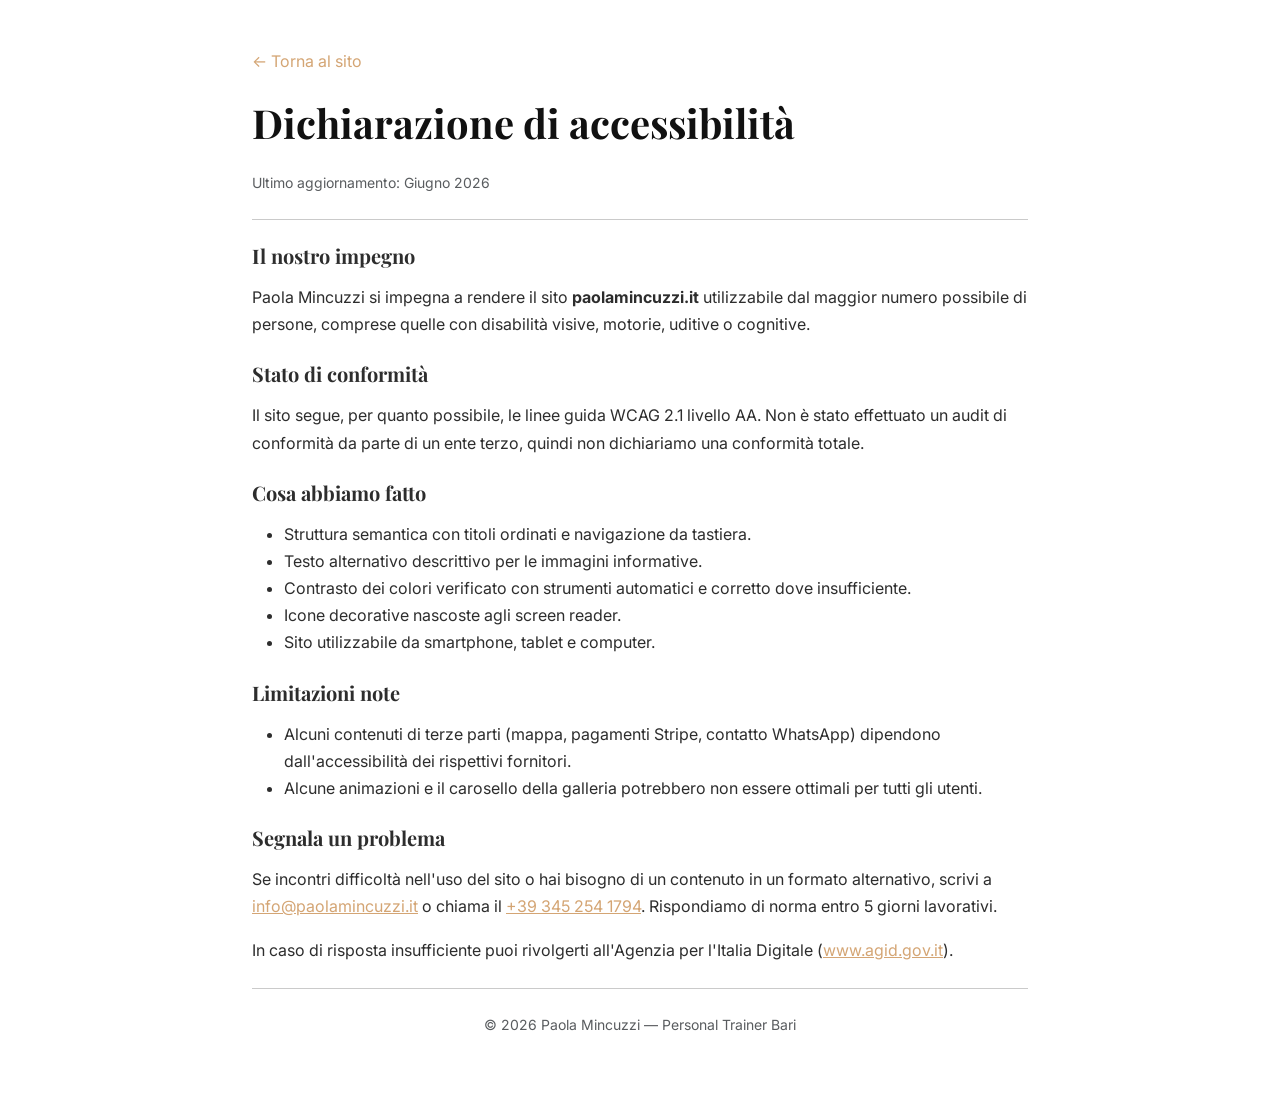
<file: accessibilita.html>
<!DOCTYPE html>
<html lang="it">
<head>
    <meta charset="UTF-8">
    <meta name="viewport" content="width=device-width, initial-scale=1.0">
    <title>Dichiarazione di accessibilità — Paola Mincuzzi Personal Trainer Bari</title>
    <meta name="robots" content="noindex, follow">
    <link rel="icon" type="image/png" href="images/logo-icon.png">
    <link rel="preconnect" href="https://fonts.googleapis.com">
    <link rel="preconnect" href="https://fonts.gstatic.com" crossorigin>
    <link href="https://fonts.googleapis.com/css2?family=Playfair+Display:wght@400;600;700&family=Inter:wght@300;400;500;600&display=swap" rel="stylesheet">
    <link href="https://cdn.jsdelivr.net/npm/bootstrap@5.3.3/dist/css/bootstrap.min.css" rel="stylesheet">
    <link rel="stylesheet" href="styles.css">
</head>
<body>
    <main class="container py-5" style="max-width: 800px;">
        <a href="index.html" class="text-accent text-decoration-none d-inline-block mb-4">&larr; Torna al sito</a>
        <h1 class="display-6 fw-bold mb-4">Dichiarazione di accessibilità</h1>
        <p class="text-muted small">Ultimo aggiornamento: Giugno 2026</p>
        <hr class="my-4">
        <h2 class="h5 fw-bold mt-4 mb-3">Il nostro impegno</h2>
        <p>Paola Mincuzzi si impegna a rendere il sito <strong>paolamincuzzi.it</strong> utilizzabile dal maggior numero possibile di persone, comprese quelle con disabilità visive, motorie, uditive o cognitive.</p>
        <h2 class="h5 fw-bold mt-4 mb-3">Stato di conformità</h2>
        <p>Il sito segue, per quanto possibile, le linee guida WCAG 2.1 livello AA. Non è stato effettuato un audit di conformità da parte di un ente terzo, quindi non dichiariamo una conformità totale.</p>
        <h2 class="h5 fw-bold mt-4 mb-3">Cosa abbiamo fatto</h2>
        <ul>
            <li>Struttura semantica con titoli ordinati e navigazione da tastiera.</li>
            <li>Testo alternativo descrittivo per le immagini informative.</li>
            <li>Contrasto dei colori verificato con strumenti automatici e corretto dove insufficiente.</li>
            <li>Icone decorative nascoste agli screen reader.</li>
            <li>Sito utilizzabile da smartphone, tablet e computer.</li>
        </ul>
        <h2 class="h5 fw-bold mt-4 mb-3">Limitazioni note</h2>
        <ul>
            <li>Alcuni contenuti di terze parti (mappa, pagamenti Stripe, contatto WhatsApp) dipendono dall'accessibilità dei rispettivi fornitori.</li>
            <li>Alcune animazioni e il carosello della galleria potrebbero non essere ottimali per tutti gli utenti.</li>
        </ul>
        <h2 class="h5 fw-bold mt-4 mb-3">Segnala un problema</h2>
        <p>Se incontri difficoltà nell'uso del sito o hai bisogno di un contenuto in un formato alternativo, scrivi a <a href="mailto:info@paolamincuzzi.it" class="text-accent">info@paolamincuzzi.it</a> o chiama il <a href="tel:+393452541794" class="text-accent">+39 345 254 1794</a>. Rispondiamo di norma entro 5 giorni lavorativi.</p>
        <p>In caso di risposta insufficiente puoi rivolgerti all'Agenzia per l'Italia Digitale (<a href="https://www.agid.gov.it" target="_blank" rel="noopener" class="text-accent">www.agid.gov.it</a>).</p>
        <hr class="my-4">
        <p class="text-muted small text-center">&copy; 2026 Paola Mincuzzi — Personal Trainer Bari</p>
    </main>
</body>
</html>
</file>
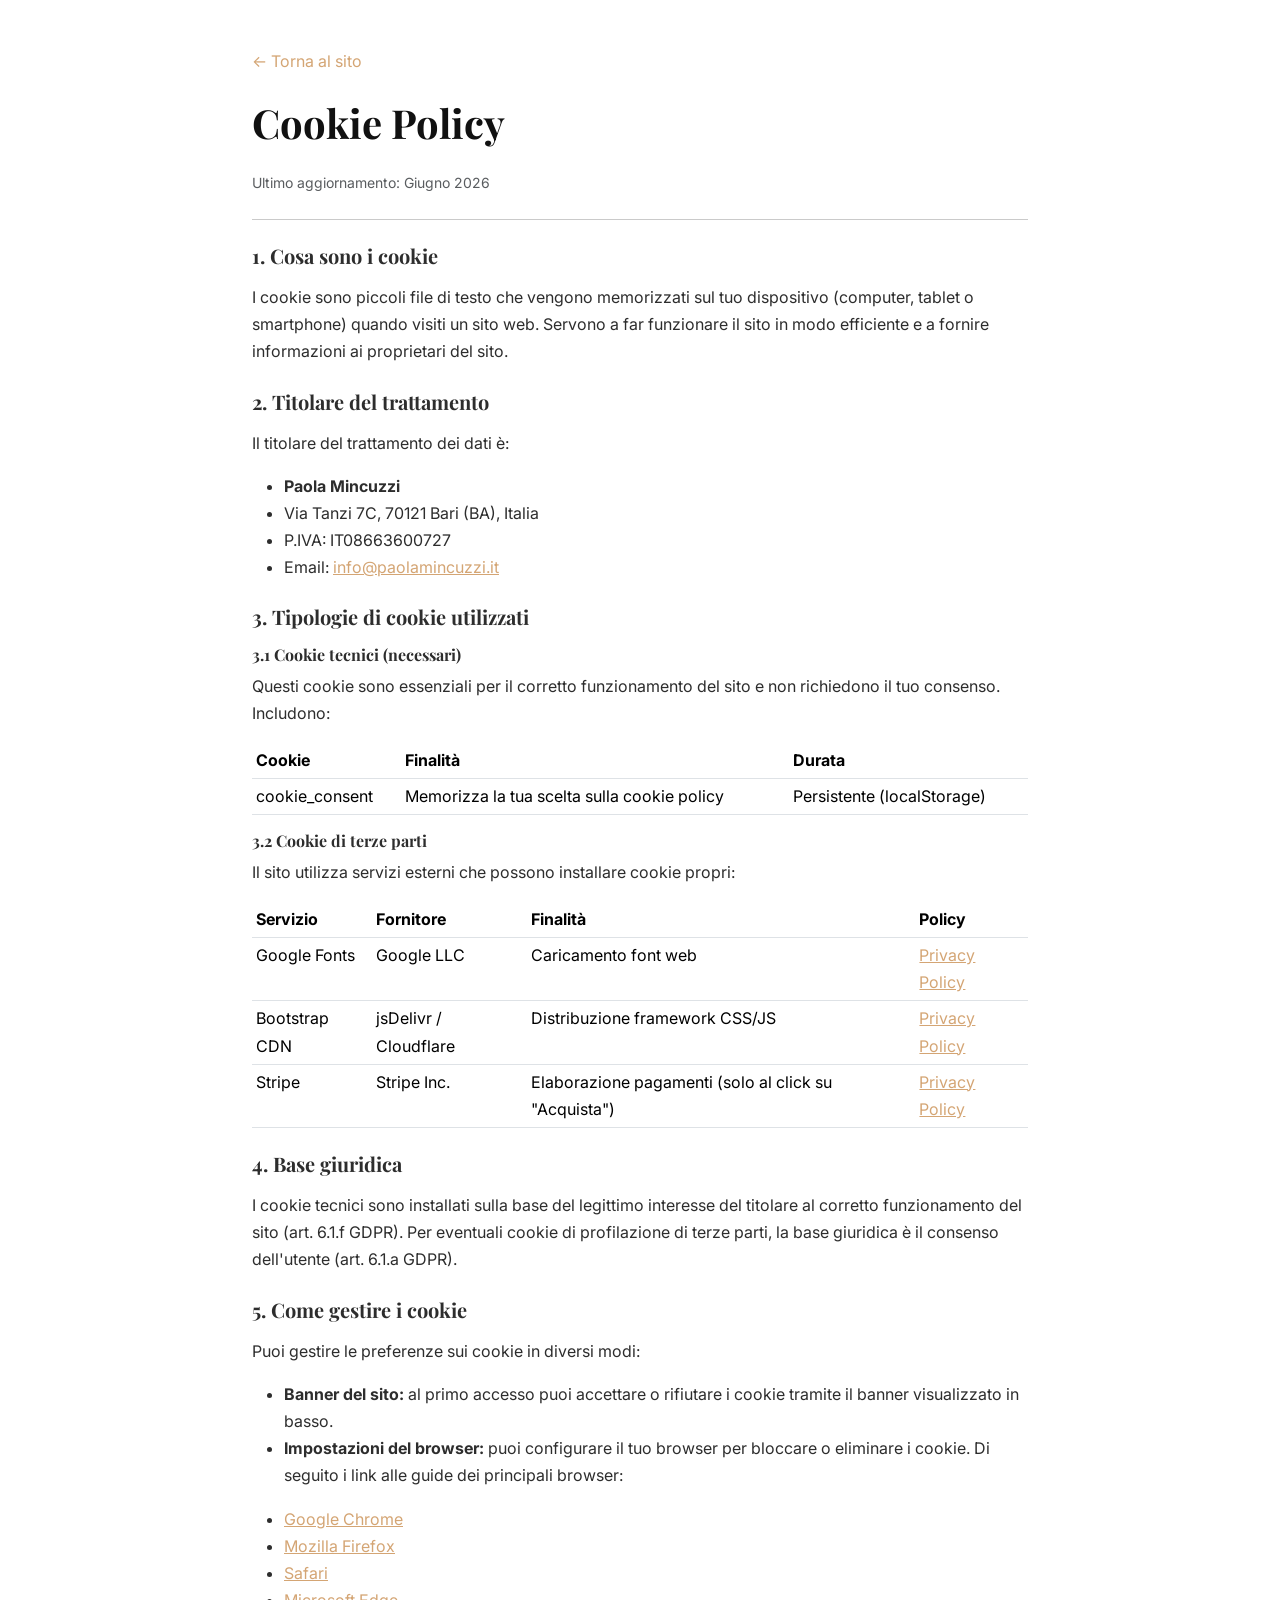
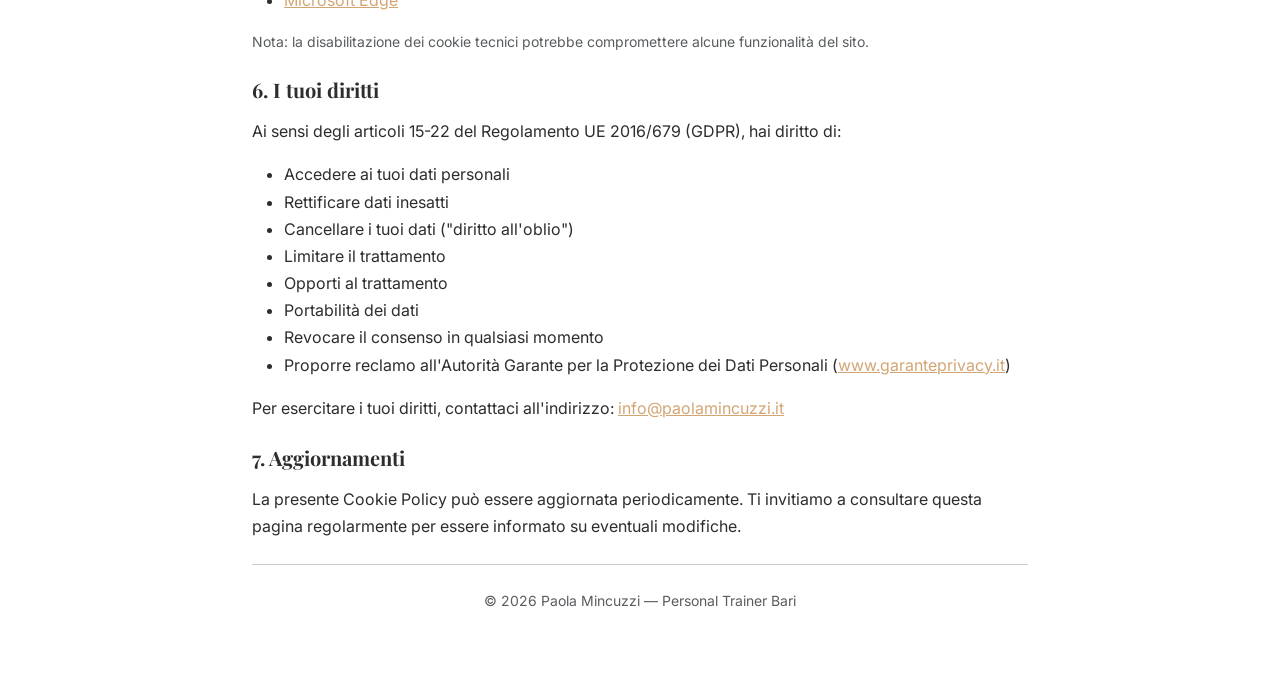
<file: cookie-policy.html>
<!DOCTYPE html>
<html lang="it">
<head>
    <meta charset="UTF-8">
    <meta name="viewport" content="width=device-width, initial-scale=1.0">
    <title>Cookie Policy — Paola Mincuzzi Personal Trainer Bari</title>
    <meta name="robots" content="noindex, nofollow">
    <link rel="icon" type="image/png" href="images/logo-icon.png">
    <link rel="preconnect" href="https://fonts.googleapis.com">
    <link rel="preconnect" href="https://fonts.gstatic.com" crossorigin>
    <link href="https://fonts.googleapis.com/css2?family=Playfair+Display:wght@400;600;700&family=Inter:wght@300;400;500;600&display=swap" rel="stylesheet">
    <link href="https://cdn.jsdelivr.net/npm/bootstrap@5.3.3/dist/css/bootstrap.min.css" rel="stylesheet">
    <link rel="stylesheet" href="styles.css">
</head>
<body>
    <div class="container py-5" style="max-width: 800px;">
        <a href="index.html" class="text-accent text-decoration-none d-inline-block mb-4">&larr; Torna al sito</a>

        <h1 class="display-6 fw-bold mb-4">Cookie Policy</h1>
        <p class="text-muted small">Ultimo aggiornamento: Giugno 2026</p>

        <hr class="my-4">

        <h2 class="h5 fw-bold mt-4 mb-3">1. Cosa sono i cookie</h2>
        <p>I cookie sono piccoli file di testo che vengono memorizzati sul tuo dispositivo (computer, tablet o smartphone) quando visiti un sito web. Servono a far funzionare il sito in modo efficiente e a fornire informazioni ai proprietari del sito.</p>

        <h2 class="h5 fw-bold mt-4 mb-3">2. Titolare del trattamento</h2>
        <p>Il titolare del trattamento dei dati è:</p>
        <ul>
            <li><strong>Paola Mincuzzi</strong></li>
            <li>Via Tanzi 7C, 70121 Bari (BA), Italia</li>
            <li>P.IVA: IT08663600727</li>
            <li>Email: <a href="mailto:info@paolamincuzzi.it" class="text-accent">info@paolamincuzzi.it</a></li>
        </ul>

        <h2 class="h5 fw-bold mt-4 mb-3">3. Tipologie di cookie utilizzati</h2>

        <h3 class="h6 fw-bold mt-3 mb-2">3.1 Cookie tecnici (necessari)</h3>
        <p>Questi cookie sono essenziali per il corretto funzionamento del sito e non richiedono il tuo consenso. Includono:</p>
        <table class="table table-sm">
            <thead>
                <tr><th>Cookie</th><th>Finalità</th><th>Durata</th></tr>
            </thead>
            <tbody>
                <tr><td>cookie_consent</td><td>Memorizza la tua scelta sulla cookie policy</td><td>Persistente (localStorage)</td></tr>
            </tbody>
        </table>

        <h3 class="h6 fw-bold mt-3 mb-2">3.2 Cookie di terze parti</h3>
        <p>Il sito utilizza servizi esterni che possono installare cookie propri:</p>
        <table class="table table-sm">
            <thead>
                <tr><th>Servizio</th><th>Fornitore</th><th>Finalità</th><th>Policy</th></tr>
            </thead>
            <tbody>
                <tr>
                    <td>Google Fonts</td>
                    <td>Google LLC</td>
                    <td>Caricamento font web</td>
                    <td><a href="https://policies.google.com/privacy" target="_blank" rel="noopener" class="text-accent">Privacy Policy</a></td>
                </tr>
                <tr>
                    <td>Bootstrap CDN</td>
                    <td>jsDelivr / Cloudflare</td>
                    <td>Distribuzione framework CSS/JS</td>
                    <td><a href="https://www.jsdelivr.com/terms/privacy-policy-jsdelivr-net" target="_blank" rel="noopener" class="text-accent">Privacy Policy</a></td>
                </tr>
                <tr>
                    <td>Stripe</td>
                    <td>Stripe Inc.</td>
                    <td>Elaborazione pagamenti (solo al click su "Acquista")</td>
                    <td><a href="https://stripe.com/it/privacy" target="_blank" rel="noopener" class="text-accent">Privacy Policy</a></td>
                </tr>
            </tbody>
        </table>

        <h2 class="h5 fw-bold mt-4 mb-3">4. Base giuridica</h2>
        <p>I cookie tecnici sono installati sulla base del legittimo interesse del titolare al corretto funzionamento del sito (art. 6.1.f GDPR). Per eventuali cookie di profilazione di terze parti, la base giuridica è il consenso dell'utente (art. 6.1.a GDPR).</p>

        <h2 class="h5 fw-bold mt-4 mb-3">5. Come gestire i cookie</h2>
        <p>Puoi gestire le preferenze sui cookie in diversi modi:</p>
        <ul>
            <li><strong>Banner del sito:</strong> al primo accesso puoi accettare o rifiutare i cookie tramite il banner visualizzato in basso.</li>
            <li><strong>Impostazioni del browser:</strong> puoi configurare il tuo browser per bloccare o eliminare i cookie. Di seguito i link alle guide dei principali browser:</li>
        </ul>
        <ul>
            <li><a href="https://support.google.com/chrome/answer/95647" target="_blank" rel="noopener" class="text-accent">Google Chrome</a></li>
            <li><a href="https://support.mozilla.org/it/kb/protezione-antitracciamento-avanzata-firefox-desktop" target="_blank" rel="noopener" class="text-accent">Mozilla Firefox</a></li>
            <li><a href="https://support.apple.com/it-it/guide/safari/sfri11471/mac" target="_blank" rel="noopener" class="text-accent">Safari</a></li>
            <li><a href="https://support.microsoft.com/it-it/microsoft-edge/eliminare-i-cookie-in-microsoft-edge-63947406-40ac-c3b8-57b9-2a946a29ae09" target="_blank" rel="noopener" class="text-accent">Microsoft Edge</a></li>
        </ul>
        <p class="text-muted small">Nota: la disabilitazione dei cookie tecnici potrebbe compromettere alcune funzionalità del sito.</p>

        <h2 class="h5 fw-bold mt-4 mb-3">6. I tuoi diritti</h2>
        <p>Ai sensi degli articoli 15-22 del Regolamento UE 2016/679 (GDPR), hai diritto di:</p>
        <ul>
            <li>Accedere ai tuoi dati personali</li>
            <li>Rettificare dati inesatti</li>
            <li>Cancellare i tuoi dati ("diritto all'oblio")</li>
            <li>Limitare il trattamento</li>
            <li>Opporti al trattamento</li>
            <li>Portabilità dei dati</li>
            <li>Revocare il consenso in qualsiasi momento</li>
            <li>Proporre reclamo all'Autorità Garante per la Protezione dei Dati Personali (<a href="https://www.garanteprivacy.it" target="_blank" rel="noopener" class="text-accent">www.garanteprivacy.it</a>)</li>
        </ul>
        <p>Per esercitare i tuoi diritti, contattaci all'indirizzo: <a href="mailto:info@paolamincuzzi.it" class="text-accent">info@paolamincuzzi.it</a></p>

        <h2 class="h5 fw-bold mt-4 mb-3">7. Aggiornamenti</h2>
        <p>La presente Cookie Policy può essere aggiornata periodicamente. Ti invitiamo a consultare questa pagina regolarmente per essere informato su eventuali modifiche.</p>

        <hr class="my-4">
        <p class="text-muted small text-center">&copy; 2026 Paola Mincuzzi — Personal Trainer Bari</p>
    </div>
</body>
</html>
</file>
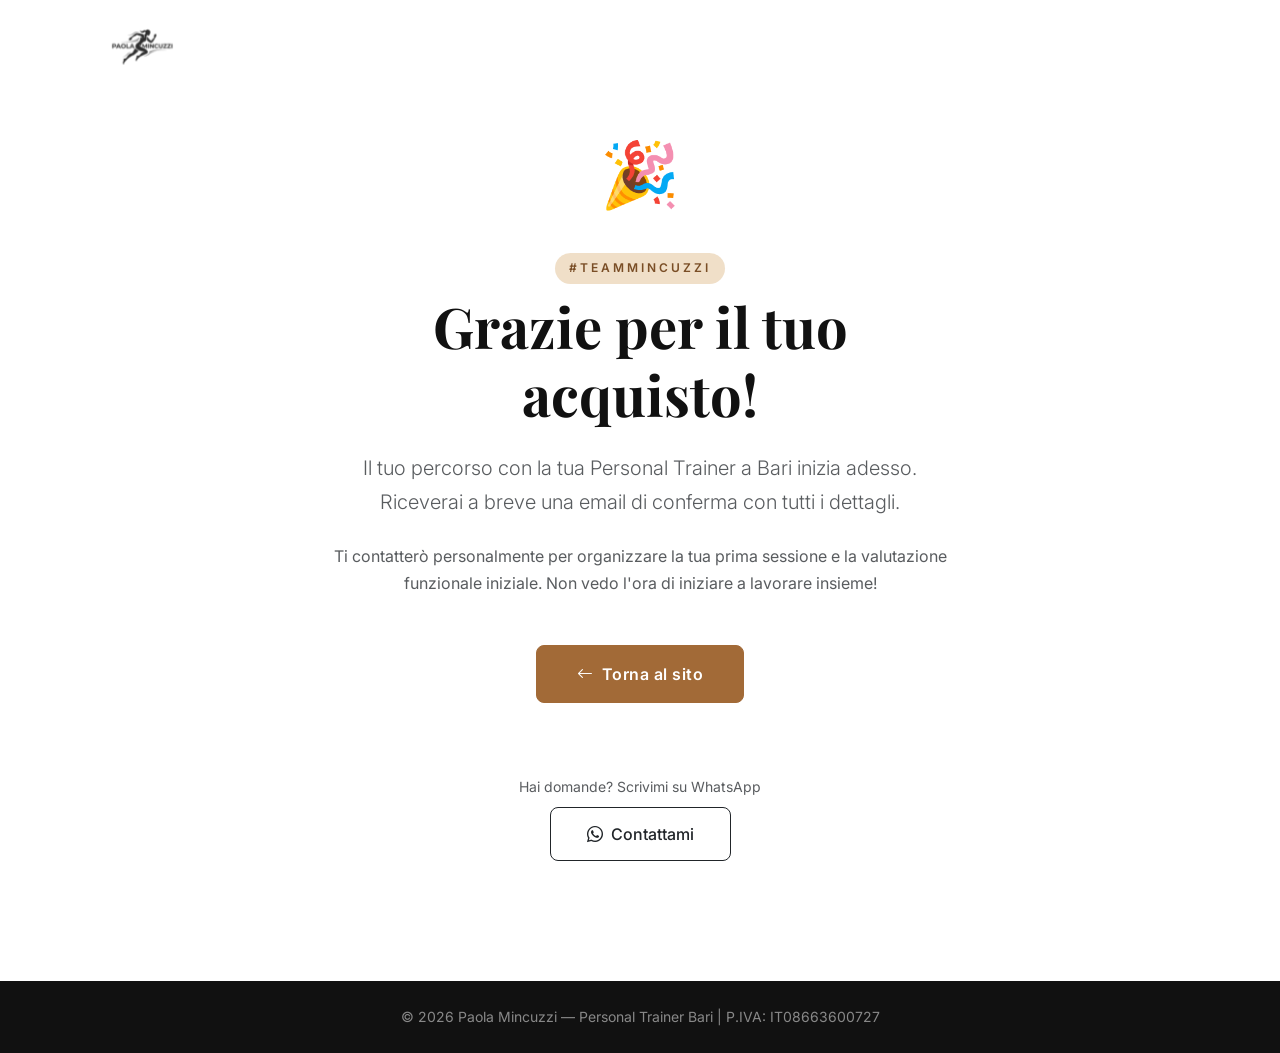
<file: grazie.html>
<!DOCTYPE html>
<html lang="it">
<head>
    <meta charset="UTF-8">
    <meta name="viewport" content="width=device-width, initial-scale=1.0">
    <title>Grazie per il tuo acquisto — Paola Mincuzzi Personal Trainer Bari</title>
    <meta name="robots" content="noindex, nofollow">
    <link rel="icon" type="image/png" href="images/logo-icon.png">
    <link rel="preconnect" href="https://fonts.googleapis.com">
    <link rel="preconnect" href="https://fonts.gstatic.com" crossorigin>
    <link href="https://fonts.googleapis.com/css2?family=Playfair+Display:wght@400;600;700&family=Inter:wght@300;400;500;600&display=swap" rel="stylesheet">
    <link href="https://cdn.jsdelivr.net/npm/bootstrap@5.3.3/dist/css/bootstrap.min.css" rel="stylesheet">
    <link href="https://cdn.jsdelivr.net/npm/bootstrap-icons@1.11.3/font/bootstrap-icons.min.css" rel="stylesheet">
    <link rel="stylesheet" href="styles.css">
</head>
<body>

    <!-- Navigation -->
    <nav class="navbar navbar-expand-lg fixed-top scrolled" id="navbar">
        <div class="container">
            <a class="navbar-brand" href="index.html">
                <img src="images/logo.webp" alt="Paola Mincuzzi Personal Trainer Bari" class="nav-logo nav-logo-dark" height="90">
            </a>
        </div>
    </nav>

    <!-- Thank You Section -->
    <section class="py-section" style="min-height: 100vh; display: flex; align-items: center;">
        <div class="container">
            <div class="row justify-content-center">
                <div class="col-lg-7 text-center">
                    <div class="mb-4" style="font-size: 4rem;">🎉</div>
                    <p class="section-tag text-uppercase fw-semibold letter-spacing mb-2">#teammincuzzi</p>
                    <h1 class="display-4 fw-bold mb-4">Grazie per il tuo acquisto!</h1>
                    <p class="lead text-muted mb-4">Il tuo percorso con la tua Personal Trainer a Bari inizia adesso. Riceverai a breve una email di conferma con tutti i dettagli.</p>
                    <p class="text-muted mb-5">Ti contatterò personalmente per organizzare la tua prima sessione e la valutazione funzionale iniziale. Non vedo l'ora di iniziare a lavorare insieme!</p>
                    <a href="index.html" class="btn btn-primary btn-lg">
                        <i class="bi bi-arrow-left me-2"></i>Torna al sito
                    </a>
                    <div class="mt-5 pt-4">
                        <p class="text-muted small mb-2">Hai domande? Scrivimi su WhatsApp</p>
                        <a href="https://wa.me/393452541794" target="_blank" rel="noopener" class="btn btn-outline-dark">
                            <i class="bi bi-whatsapp me-2"></i>Contattami
                        </a>
                    </div>
                </div>
            </div>
        </div>
    </section>

    <!-- Footer -->
    <footer class="bg-dark text-white py-4">
        <div class="container">
            <p class="text-center text-white-50 small mb-0">&copy; 2026 Paola Mincuzzi — Personal Trainer Bari | P.IVA: IT08663600727</p>
        </div>
    </footer>

    <script src="https://cdn.jsdelivr.net/npm/bootstrap@5.3.3/dist/js/bootstrap.bundle.min.js"></script>
</body>
</html>
</file>
<file: styles.css>
/* ===== CUSTOM PROPERTIES ===== */
:root {
    --accent: #d4a574;
    --accent-dark: #c08f5a;
    --accent-light: #f0dfc8;
    /* Bottoni pieni: testo bianco con contrasto WCAG AA (4.5:1) */
    --accent-strong: #a26a37;
    --accent-strong-hover: #8c5a2d;
    --aziendale: #16213e;
    --aziendale-soft: #1e2d52;
    --aziendale-light: #2a3d6b;
    --dark: #111111;
    --dark-soft: #1a1a1a;
    --text: #2d2d2d;
    --text-muted: #6b6b6b;
    --bg: #ffffff;
    --bg-alt: #faf8f5;
    --bg-dark: #111111;
    --font-heading: 'Playfair Display', serif;
    --font-body: 'Inter', sans-serif;

    /* ===== Refresh B: design tokens (additivi, non rompono l'esistente) ===== */
    --line: #ece5db;                 /* bordi caldi */
    --bg-warm: #fbf9f6;              /* sfondo crema alternativo */
    --shadow-soft: 0 20px 50px -20px rgba(80, 60, 40, 0.22);
    --shadow-card: 0 12px 30px -14px rgba(80, 60, 40, 0.18);
    /* spacing scale 8px */
    --s1: 8px; --s2: 16px; --s3: 24px; --s4: 40px; --s5: 64px; --s6: 96px;

    /* ===== Easing tokens (Emil Kowalski) — curve forti, non le CSS deboli ===== */
    --ease-out: cubic-bezier(0.23, 1, 0.32, 1);        /* entrate/uscite, feedback UI */
    --ease-in-out: cubic-bezier(0.77, 0, 0.175, 1);    /* movimento/morphing su schermo */
}

.home-page {
    --dark: #203a37;
    --dark-soft: #29433f;
    --bg-dark: #18221f;
}

/* ===== PRELOADER ===== */
.preloader {
    position: fixed;
    inset: 0;
    z-index: 99999;
    background: var(--dark);
    display: flex;
    align-items: center;
    justify-content: center;
    transition: opacity 0.5s ease, visibility 0.5s ease;
}

.preloader.hidden {
    opacity: 0;
    visibility: hidden;
}

.preloader-content {
    text-align: center;
}

.preloader-logo {
    font-family: 'Georgia', serif;
    font-size: 4rem;
    font-weight: 700;
    color: #fff;
    letter-spacing: 4px;
    margin-bottom: 1.5rem;
    animation: preloaderPulse 1.5s ease-in-out infinite;
}

.preloader-bar {
    width: 120px;
    height: 3px;
    background: rgba(255, 255, 255, 0.15);
    border-radius: 3px;
    margin: 0 auto 1rem;
    overflow: hidden;
}

.preloader-bar-fill {
    width: 40%;
    height: 100%;
    background: var(--accent);
    border-radius: 3px;
    animation: preloaderSlide 0.8s ease-in-out infinite;
}

.preloader-text {
    font-family: 'Helvetica Neue', Arial, sans-serif;
    font-size: 0.7rem;
    font-weight: 300;
    letter-spacing: 4px;
    color: rgba(255, 255, 255, 0.5);
    margin: 0;
}

@keyframes preloaderPulse {
    0%, 100% { opacity: 1; }
    50% { opacity: 0.6; }
}

@keyframes preloaderSlide {
    0% { transform: translateX(-150%); }
    100% { transform: translateX(250%); }
}

/* ===== BASE ===== */
html {
    scroll-behavior: smooth;
    scroll-padding-top: 80px;
}

body {
    font-family: var(--font-body);
    font-size: 16px;
    line-height: 1.7;
    color: var(--text);
    -webkit-font-smoothing: antialiased;
    overflow-x: hidden;
}

h1, h2, h3, h4, h5 {
    font-family: var(--font-heading);
    color: var(--dark);
}

.letter-spacing {
    letter-spacing: 3px;
}

/* ===== ACCENT UTILITIES ===== */
.text-accent {
    color: var(--accent) !important;
}

.home-page .text-accent { color: #805326 !important; }
.home-page :is(.hero-section, .pricing-section, .bg-dark, .site-footer) .text-accent { color: var(--accent) !important; }

.bg-accent {
    background-color: var(--accent-strong) !important;
}

.btn-primary {
    background-color: var(--accent-strong);
    border-color: var(--accent-strong);
    color: #fff;
    font-weight: 600;
    padding: 14px 36px;
    border-radius: 50px;
    letter-spacing: 0.5px;
    transition: all 0.3s ease;
}

.btn-primary:hover,
.btn-primary:focus {
    background-color: var(--accent-strong-hover);
    border-color: var(--accent-strong-hover);
    color: #fff;
    transform: translateY(-2px);
    box-shadow: 0 8px 25px rgba(212, 165, 116, 0.3);
}

.home-page .btn-primary {
    --bs-btn-color: #fff;
    --bs-btn-hover-color: #fff;
    --bs-btn-active-color: #fff;
    --bs-btn-bg: var(--accent-strong);
    --bs-btn-border-color: var(--accent-strong);
    --bs-btn-hover-bg: var(--accent-strong-hover);
    --bs-btn-hover-border-color: var(--accent-strong-hover);
    --bs-btn-active-bg: var(--accent-strong-hover);
    --bs-btn-active-border-color: var(--accent-strong-hover);
    --bs-btn-disabled-color: #fff;
    --bs-btn-focus-shadow-rgb: 162, 106, 55;
    color: #fff;
}

.home-page .btn-primary:active,
.home-page .btn-primary.active { background-color: var(--accent-strong-hover); border-color: var(--accent-strong-hover); color: #fff; }

.home-page .btn { -webkit-tap-highlight-color: rgba(212, 165, 116, 0.25); }

.btn-outline-light {
    border-radius: 50px;
    padding: 14px 36px;
    font-weight: 500;
    border-width: 2px;
    transition: all 0.3s ease;
    display: inline-flex;
    align-items: center;
    justify-content: center;
}

.btn-outline-light {
    /* Neutralizza i default Bootstrap: gestiamo noi colori e sfondo negli stati */
    --bs-btn-hover-color: #18221f;
    --bs-btn-active-color: #18221f;
    --bs-btn-hover-bg: #fff;
    --bs-btn-active-bg: #fff;
    --bs-btn-hover-border-color: #fff;
    --bs-btn-active-border-color: #fff;
    color: #fff;
    border-color: #fff;
}

/* Hover "fill": il bottone si riempie di bianco, testo verde hero per contrasto netto */
.btn-outline-light:hover,
.btn-outline-light:focus-visible {
    background: #fff;
    color: #18221f;
    border-color: #fff;
    transform: translateY(-2px);
    box-shadow: 0 10px 28px -10px rgba(0, 0, 0, 0.45);
}

.btn-outline-dark {
    border-radius: 50px;
    padding: 14px 36px;
    font-weight: 500;
    transition: all 0.3s ease;
}

.btn-outline-dark:hover {
    background-color: var(--accent);
    border-color: var(--accent);
    color: #fff;
    transform: translateY(-2px);
}

.home-page .btn-outline-dark:is(:hover, :active) { color: #18221f; }

.btn-lg {
    padding: 16px 40px;
    font-size: 1rem;
}

/* Radius unificato per tutti i bottoni-azione: più discreto (0.5rem) */
.btn,
.btn-primary,
.btn-outline-light,
.btn-outline-dark,
.btn-outline-accent,
.btn-accent,
.btn-aziendale,
.btn-outline-aziendale,
.nav-shop,
.nav-business {
    border-radius: 0.5rem !important;
}

/* ===== Press feedback (Emil Kowalski): scale(0.97) su :active ===== */
/* Purpose: feedback — l'interfaccia conferma di aver sentito il tocco.
   scale() scala anche label e icone, quindi legge come pressione fisica.
   Proprietà esplicite al posto di transition:all presente sui singoli bottoni. */
.btn,
.nav-shop,
.nav-business {
    transition: transform 140ms var(--ease-out),
                background-color 180ms var(--ease-out),
                border-color 180ms var(--ease-out),
                color 180ms var(--ease-out),
                box-shadow 180ms var(--ease-out);
}

.btn:active,
.nav-shop:active,
.nav-business:active {
    transform: scale(0.97) !important;
}

/* ===== Hover gating (Emil Kowalski) ===== */
/* I :hover con transform scattano come falso positivo al tap su touch.
   Il sollevamento hover vale solo con puntatore fine. Il press feedback
   (:active) resta su tutti i dispositivi perché è una pressione reale. */
@media (hover: none) {
    .btn:hover,
    .btn-primary:hover,
    .btn-outline-light:hover,
    .btn-outline-dark:hover,
    .btn-outline-accent:hover,
    .btn-accent:hover,
    .btn-aziendale:hover {
        transform: none;
    }
}

/* Focus visibile accessibile su tutti i bottoni (refresh B) */
.btn:focus-visible {
    outline: 3px solid var(--accent);
    outline-offset: 2px;
    box-shadow: none;
}

/* ===== NAVBAR ===== */
.navbar {
    background: transparent !important;
    padding: 0.85rem 0;
    border-bottom: 1px solid transparent;
}

.navbar-surface {
    position: absolute;
    z-index: 0;
    inset: 0;
    border-bottom: 1px solid rgba(44, 43, 41, 0.1);
    background: rgba(255, 255, 255, 0.94);
    box-shadow: 0 8px 30px rgba(44, 43, 41, 0.06);
    -webkit-backdrop-filter: blur(16px);
    backdrop-filter: blur(16px);
    opacity: 0;
    pointer-events: none;
    transform: translateZ(0);
    will-change: opacity;
}

#navbar > .container {
    position: relative;
    z-index: 1;
}

.navbar:not(.scrolled) {
    background: transparent !important;
}

.navbar:not(.scrolled) .navbar-brand {
    color: #fff;
}

.navbar:not(.scrolled) .nav-link {
    color: rgba(255, 255, 255, 0.9) !important;
}

.navbar:not(.scrolled) .nav-link:hover {
    color: var(--accent-light) !important;
}

.navbar:not(.scrolled) .navbar-toggler-icon {
    filter: invert(1);
}

@media (max-width: 991px) {
    /* A scroll 0 trasparente sopra l'hero; bianca dopo lo scroll o con menu aperto */
    .navbar,
    .navbar:not(.scrolled),
    .navbar.scrolled {
        padding: 0.55rem 0;
        transition: background-color 0.3s ease, box-shadow 0.3s ease, border-color 0.3s ease;
    }
    .navbar:not(.scrolled):not(.menu-open) {
        background: transparent !important;
        border-bottom-color: transparent;
        box-shadow: none;
    }
    /* Menu aperto o in apertura: fondo bianco anche senza JS (:has) */
    .navbar.scrolled,
    .navbar.menu-open,
    .navbar:has(.navbar-collapse.show),
    .navbar:has(.navbar-collapse.collapsing) {
        background: #fff !important;
        border-bottom-color: rgba(44, 43, 41, 0.1);
        box-shadow: 0 8px 30px rgba(44, 43, 41, 0.08);
    }
    .navbar-surface { display: none; }

    /* Toggler e logo bianchi sopra l'hero */
    .navbar:not(.scrolled):not(.menu-open) .navbar-toggler {
        border-color: rgba(255, 255, 255, 0.45);
    }
    .navbar:not(.scrolled):not(.menu-open) .navbar-toggler-icon { filter: invert(1) !important; }
    .navbar.scrolled .navbar-toggler-icon,
    .navbar.menu-open .navbar-toggler-icon { filter: none !important; }

    .navbar:has(.navbar-collapse.show) .navbar-toggler-icon,
    .navbar:has(.navbar-collapse.collapsing) .navbar-toggler-icon { filter: none !important; }
    .navbar:has(.navbar-collapse.show) .navbar-toggler,
    .navbar:has(.navbar-collapse.collapsing) .navbar-toggler { border-color: rgba(44, 43, 41, 0.2); }

    .navbar.menu-open .nav-logo-white,
    .navbar:has(.navbar-collapse.show) .nav-logo-white,
    .navbar:has(.navbar-collapse.collapsing) .nav-logo-white {
        opacity: 0 !important;
        position: absolute !important;
    }
    .navbar.menu-open .nav-logo-dark,
    .navbar:has(.navbar-collapse.show) .nav-logo-dark,
    .navbar:has(.navbar-collapse.collapsing) .nav-logo-dark {
        opacity: 1 !important;
        position: relative !important;
    }

    /* Il pannello del menu ha sempre un fondo proprio */
    .navbar-collapse.show,
    .navbar-collapse.collapsing { background: #fff; }

    /* Voci del menu: sempre su fondo bianco, quindi testo scuro */
    .navbar .nav-link,
    .navbar:not(.scrolled) .nav-link,
    .navbar.menu-open .nav-link.active {
        color: var(--text) !important;
    }
    .navbar .nav-link:hover,
    .navbar:not(.scrolled) .nav-link:hover,
    .navbar .nav-link.active {
        color: var(--accent-strong) !important;
    }
    .navbar .navbar-collapse .nav-contact-link { color: var(--text); }

    .navbar-collapse {
        max-height: calc(100dvh - 72px);
        overflow-y: auto;
        margin-top: 0.5rem;
        padding: 0.75rem 0 1rem;
        border-top: 1px solid rgba(44, 43, 41, 0.1);
    }
}

.navbar.scrolled {
    background: transparent !important;
    padding: 0.85rem 0;
}

.navbar.scrolled .navbar-brand {
    color: var(--dark);
}

.navbar.scrolled .nav-link {
    color: var(--text) !important;
}

.navbar.scrolled .nav-link:hover {
    color: var(--accent) !important;
}

.navbar-brand {
    font-family: var(--font-heading);
    font-size: 1.6rem;
    font-weight: 700;
    letter-spacing: -0.5px;
    padding: 0;
}

.nav-logo {
    width: auto;
    height: 64px;
    transition: opacity 0.7s ease-in-out;
}

.navbar.scrolled .nav-logo { height: 64px; }

.navbar:not(.scrolled) .nav-logo-white {
    opacity: 1;
}

.navbar:not(.scrolled) .nav-logo-dark {
    opacity: 0;
    position: absolute;
}

.navbar.scrolled .nav-logo-white {
    opacity: 0;
    position: absolute;
}

.navbar.scrolled .nav-logo-dark {
    opacity: 1;
}

.brand-accent {
    font-weight: 400;
    color: var(--accent);
}

.navbar .nav-link {
    position: relative;
    font-size: 0.88rem;
    font-weight: 500;
    letter-spacing: 0;
    padding: 0.75rem 0.8rem !important;
    transition: color 0.7s ease-in-out;
}

.navbar .navbar-nav {
    margin-left: 1.25rem;
}

.navbar .nav-link::after {
    content: '';
    position: absolute;
    right: 0.8rem;
    bottom: 0.45rem;
    left: 0.8rem;
    height: 2px;
    background: currentColor;
    transform: scaleX(0);
    transform-origin: left;
    transition: transform 0.2s ease;
}

.navbar .nav-link:hover::after,
.navbar .nav-link.active::after {
    transform: scaleX(1);
}

.navbar .nav-link.active {
    color: var(--accent-dark) !important;
}

.navbar:not(.scrolled) .nav-link.active {
    color: #fff !important;
}

.navbar-actions {
    display: flex;
    align-items: center;
    gap: 0.75rem;
    margin-left: auto;
}

.nav-contact-link {
    display: inline-flex;
    align-items: center;
    gap: 0.35rem;
    color: inherit;
    font-size: 0.82rem;
    font-weight: 500;
    text-decoration: none;
    transition: color 0.7s ease-in-out;
}

.navbar:not(.scrolled) .nav-contact-link { color: rgba(255, 255, 255, 0.9); }
.navbar.scrolled .nav-contact-link { color: var(--text); }
.nav-contact-link:hover { color: var(--accent-dark); }

.nav-business {
    display: inline-flex;
    align-items: center;
    gap: 0.4rem;
    min-height: 38px;
    padding: 0.5rem 0.7rem;
    border: 1px solid rgba(255, 255, 255, 0.28);
    border-radius: 0.35rem;
    background: var(--aziendale);
    color: #fff;
    font-size: 0.82rem;
    font-weight: 600;
    text-decoration: none;
    transition: color 0.2s ease, border-color 0.2s ease, background-color 0.2s ease;
}

.navbar:not(.scrolled) .nav-business,
.navbar.scrolled .nav-business { color: #fff; }
.nav-business:hover {
    border-color: var(--aziendale-light);
    background: var(--aziendale-light);
    color: #fff;
}

.nav-shop {
    --bs-btn-color: #fff;
    --bs-btn-bg: var(--accent-strong);
    --bs-btn-border-color: var(--accent-strong);
    --bs-btn-hover-color: #fff;
    --bs-btn-hover-bg: var(--accent-strong-hover);
    --bs-btn-hover-border-color: var(--accent-strong-hover);
    --bs-btn-focus-shadow-rgb: 162, 106, 55;
    --bs-btn-active-color: #fff;
    --bs-btn-active-bg: var(--accent-strong-hover);
    --bs-btn-active-border-color: var(--accent-strong-hover);
    display: inline-flex;
    align-items: center;
    gap: 0.45rem;
    min-height: 38px;
    padding: 0.55rem 1rem !important;
    border-radius: 0.35rem;
    font-weight: 700;
    box-shadow: 0 5px 16px rgba(192, 143, 90, 0.22);
}

.nav-shop:hover,
.nav-shop:focus,
.nav-shop:active,
.nav-shop.active {
    background-color: var(--accent-dark);
    border-color: var(--accent-dark);
    color: #fff;
}

@media (max-width: 991px) {
    .nav-logo,
    .navbar.scrolled .nav-logo { height: 54px; }

    .navbar .navbar-nav { margin-left: 0; }

    .navbar .nav-link {
        padding: 0.85rem 0 !important;
        border-bottom: 1px solid rgba(44, 43, 41, 0.08);
        font-size: 1rem;
    }

    .navbar .nav-link::after {
        right: auto;
        bottom: -1px;
        left: 0;
        width: 2.5rem;
    }

    .navbar-actions {
        display: grid;
        grid-template-columns: 1fr auto;
        gap: 0.75rem;
        margin: 1rem 0 0;
    }

    .navbar:not(.scrolled) .nav-contact-link,
    .navbar.scrolled .nav-contact-link { color: var(--text); }

    .nav-contact-link {
        grid-column: 1 / -1;
        min-height: 44px;
        border-bottom: 1px solid rgba(44, 43, 41, 0.08);
    }
    .nav-business { min-height: 44px; justify-content: center; }
    .nav-shop { min-height: 44px; justify-content: center; }
}

/* ===== MENU MOBILE: pannello a sipario circolare (solo index) ===== */
.nav-panel-label { display: none; }
body.nav-locked { overflow: hidden; }
@media (max-width: 991px) {
    .navbar.nav-panel .navbar-brand,
    .navbar.nav-panel .navbar-toggler { position: relative; z-index: 3; }
    /* Bottone: cerchio oro, due linee di lunghezza diversa che diventano una X */
    .navbar.nav-panel .navbar-toggler {
        display: flex;
        align-items: center;
        justify-content: center;
        width: 52px;
        height: 52px;
        padding: 0;
        border: 1px solid var(--accent-strong);
        border-radius: 50%;
        background: var(--accent-strong);
        transition: background-color 0.4s cubic-bezier(0.76, 0, 0.24, 1);
    }
    .navbar.nav-panel .navbar-toggler:focus { box-shadow: 0 0 0 3px rgba(212, 165, 116, 0.6); }
    .navbar.nav-panel.menu-open .navbar-toggler { background: transparent; }
    .nav-panel .burger { position: relative; display: block; width: 100%; height: 0; }
    .nav-panel .burger::before,
    .nav-panel .burger::after {
        content: '';
        position: absolute;
        left: 30%;
        height: 1.5px;
        background: #fff;
        transition: transform 0.35s cubic-bezier(0.76, 0, 0.24, 1), top 0.35s cubic-bezier(0.76, 0, 0.24, 1), width 0.35s cubic-bezier(0.76, 0, 0.24, 1);
    }
    .nav-panel .burger::before { top: -4px; width: 40%; }
    .nav-panel .burger::after { top: 4px; width: 22%; }
    .nav-panel.menu-open .burger::before { top: 0; width: 40%; transform: rotate(45deg); }
    .nav-panel.menu-open .burger::after { top: 0; width: 40%; transform: rotate(-45deg); }
    /* Barra trasparente e logo bianco con menu aperto */
    .navbar.nav-panel.menu-open {
        background: transparent !important;
        border-bottom-color: transparent;
        box-shadow: none;
    }
    .navbar.nav-panel.menu-open .nav-logo-white { opacity: 1 !important; position: relative !important; }
    .navbar.nav-panel.menu-open .nav-logo-dark { opacity: 0 !important; position: absolute !important; }
    /* Pannello: si apre a cerchio dal bottone */
    .navbar.nav-panel .navbar-collapse {
        --reveal-origin: calc(100% - 46px) 46px;
        position: fixed;
        inset: 0;
        z-index: 2;
        display: flex !important;
        flex-direction: column;
        justify-content: space-between;
        width: 100vw;
        height: 100dvh;
        max-height: none;
        margin: 0;
        padding: 104px 28px 28px;
        border: 0;
        overflow-y: auto;
        background: #18221f;
        clip-path: circle(0 at var(--reveal-origin));
        visibility: hidden;
        transition: clip-path 0.7s cubic-bezier(0.76, 0, 0.24, 1), visibility 0s 0.7s;
    }
    .navbar.nav-panel.menu-open .navbar-collapse {
        clip-path: circle(150vmax at var(--reveal-origin));
        visibility: visible;
        transition: clip-path 0.7s cubic-bezier(0.76, 0, 0.24, 1), visibility 0s;
    }
    /* Etichetta con filo oro che si disegna */
    .nav-panel-label {
        position: relative;
        display: block;
        margin: 0 0 1.25rem;
        padding-bottom: 0.6rem;
        color: var(--accent);
        font-size: 0.7rem;
        letter-spacing: 0.18em;
        text-transform: uppercase;
    }
    .nav-panel-label::after {
        content: '';
        position: absolute;
        right: 0;
        bottom: 0;
        left: 0;
        height: 1px;
        background: var(--accent);
        opacity: 0.6;
        transform: scaleX(0);
        transform-origin: left;
        transition: transform 0.2s ease;
    }
    .navbar.nav-panel.menu-open .nav-panel-label::after {
        transform: scaleX(1);
        transition: transform 0.8s cubic-bezier(0.76, 0, 0.24, 1) 0.35s;
    }
    /* Voci numerate che salgono da una maschera */
    .navbar.nav-panel .navbar-nav { gap: 0; margin: 0; counter-reset: voce; }
    .navbar.nav-panel .nav-item { overflow: hidden; counter-increment: voce; }
    .navbar.nav-panel .navbar-collapse .nav-link {
        display: flex;
        align-items: baseline;
        gap: 1rem;
        padding: 0.45rem 0 !important;
        border-bottom: 0;
        color: #fff !important;
        font-family: var(--font-heading);
        font-size: clamp(2rem, 9.5vw, 2.75rem);
        font-weight: 400;
        line-height: 1.2;
        transform: translateY(110%);
        transition: transform 0.35s ease, color 0.3s ease, padding-left 0.3s cubic-bezier(0.76, 0, 0.24, 1);
    }
    .navbar.nav-panel .nav-link::before {
        content: counter(voce, decimal-leading-zero);
        color: var(--accent);
        font-family: var(--font-body);
        font-size: 0.75rem;
        letter-spacing: 0.1em;
    }
    .navbar.nav-panel .nav-link::after { display: none; }
    .navbar.nav-panel.menu-open .navbar-collapse .nav-link {
        transform: none;
        transition: transform 0.7s cubic-bezier(0.76, 0, 0.24, 1), color 0.3s ease, padding-left 0.3s cubic-bezier(0.76, 0, 0.24, 1);
        transition-delay: calc(0.3s + var(--i, 0) * 0.07s), 0s, 0s;
    }
    .navbar.nav-panel .navbar-collapse .nav-link:hover,
    .navbar.nav-panel .navbar-collapse .nav-link.active { color: var(--accent-light) !important; }
    .navbar.nav-panel .navbar-collapse .nav-link:hover { padding-left: 0.5rem !important; }
    .navbar.nav-panel .nav-item:nth-child(2) { --i: 1; }
    .navbar.nav-panel .nav-item:nth-child(3) { --i: 2; }
    .navbar.nav-panel .nav-item:nth-child(4) { --i: 3; }
    /* Azioni in fondo: righe di testo con filo oro, come il resto del menu */
    .navbar.nav-panel .navbar-actions {
        display: flex;
        flex-direction: column;
        gap: 0;
        margin: 1.5rem 0 0;
        opacity: 0;
        transform: translateY(16px);
        transition: opacity 0.3s ease, transform 0.3s ease;
    }
    .navbar.nav-panel.menu-open .navbar-actions {
        opacity: 1;
        transform: none;
        transition: opacity 0.6s ease 0.65s, transform 0.7s cubic-bezier(0.76, 0, 0.24, 1) 0.65s;
    }
    .navbar.nav-panel .navbar-actions a {
        display: flex;
        align-items: center;
        justify-content: space-between;
        min-height: 52px;
        padding: 0.8rem 0 !important;
        border: 0 !important;
        border-top: 1px solid rgba(212, 165, 116, 0.28) !important;
        border-radius: 0;
        background: transparent !important;
        box-shadow: none;
        color: rgba(255, 255, 255, 0.85);
        font-family: var(--font-body);
        font-size: 0.78rem;
        font-weight: 500;
        letter-spacing: 0.16em;
        text-transform: uppercase;
        transition: color 0.3s ease;
    }
    .navbar.nav-panel .navbar-actions a:last-child { border-bottom: 1px solid rgba(212, 165, 116, 0.28) !important; }
    .navbar.nav-panel .navbar-actions a i { display: none; }
    .navbar.nav-panel .navbar-actions a::after {
        content: '\2192';
        color: var(--accent);
        font-size: 1rem;
        letter-spacing: 0;
        transition: transform 0.3s cubic-bezier(0.76, 0, 0.24, 1);
    }
    .navbar.nav-panel .navbar-actions a:hover,
    .navbar.nav-panel .navbar-actions a:focus-visible { color: var(--accent-light); }
    .navbar.nav-panel .navbar-actions a:hover::after { transform: translateX(6px); }
    .navbar.nav-panel .navbar-actions .nav-shop { color: var(--accent); }
}
@media (max-width: 991px) and (prefers-reduced-motion: reduce) {
    .navbar.nav-panel .navbar-collapse,
    .navbar.nav-panel.menu-open .navbar-collapse {
        clip-path: none;
        opacity: 0;
        transition: opacity 0.2s ease, visibility 0s 0.2s;
    }
    .navbar.nav-panel.menu-open .navbar-collapse { opacity: 1; transition: opacity 0.2s ease, visibility 0s; }
    .navbar.nav-panel .navbar-collapse .nav-link,
    .navbar.nav-panel.menu-open .navbar-collapse .nav-link { transform: none; transition: color 0.3s ease; }
    .navbar.nav-panel .navbar-actions,
    .navbar.nav-panel.menu-open .navbar-actions { opacity: 1; transform: none; transition: none; }
    .navbar.nav-panel .nav-panel-label::after { transform: scaleX(1); transition: none; }
}
/* ===== HERO ===== */
.hero-section {
    position: relative;
    background: #18221f;
    min-height: 100svh;
    overflow: hidden;
}

.hero-media {
    position: absolute;
    inset: 0 0 0 auto;
    width: 56%;
    -webkit-mask-image: linear-gradient(to right, transparent, #000 28%);
    mask-image: linear-gradient(to right, transparent, #000 28%);
}

.hero-media img {
    width: 100%;
    height: 100%;
    object-fit: cover;
    object-position: center 8%;
}

.hero-overlay {
    position: absolute;
    inset: 0;
    background: linear-gradient(90deg, #18221f 0%, rgba(24, 34, 31, 0.97) 26%, rgba(24, 34, 31, 0.35) 59%, transparent 84%);
    pointer-events: none;
}

.hero-text {
    position: relative;
    z-index: 2;
    align-self: center;
    max-width: 610px;
}

.hero-layout {
    display: flex;
    align-items: center;
    min-height: 100svh;
    padding: 7rem 0;
}

.hero-tag {
    color: var(--accent-light);
    font-size: 0.75rem;
    font-weight: 600;
}

.hero-section h1 {
    color: #fff;
    font-size: 4rem;
    line-height: 1.1;
    letter-spacing: 0;
}

.hero-proof {
    display: inline-flex;
    align-items: center;
    gap: 0.5rem;
    margin-top: 1.25rem;
    color: var(--accent-light);
    font-size: 0.875rem;
    text-decoration: none;
}

/* ===== Entrata hero stagger (Emil Kowalski) ===== */
/* Purpose: delight al primo caricamento (tier rare/first-time) + evita che
   il testo compaia di colpo quando il preloader esce.
   Stato iniziale applicato SOLO con JS attivo (classe .hero-ready su body dopo
   il preloader), così senza JS l'hero resta subito visibile.
   Solo opacity+transform, curva --ease-out forte, stagger 60ms. */
body.hero-ready .hero-text > * {
    opacity: 0;
    transform: translateY(16px);
    animation: heroRise 0.6s var(--ease-out) forwards;
}
body.hero-ready .hero-text > *:nth-child(1) { animation-delay: 0ms; }
body.hero-ready .hero-text > *:nth-child(2) { animation-delay: 60ms; }
body.hero-ready .hero-text > *:nth-child(3) { animation-delay: 120ms; }
body.hero-ready .hero-text > *:nth-child(4) { animation-delay: 180ms; }
body.hero-ready .hero-text > *:nth-child(5) { animation-delay: 240ms; }

@keyframes heroRise {
    to { opacity: 1; transform: translateY(0); }
}

/* ===== Numeri hero — riga discreta, niente riquadri ===== */
.hero-stats {
    list-style: none;
    display: flex;
    gap: 2.25rem;
    margin: 1.5rem 0 1.25rem;
    padding: 0;
}
.hero-stats li {
    display: flex;
    flex-direction: column;
    align-items: center;
    text-align: center;
    position: relative;
}
.hero-stats li:not(:last-child)::after {
    content: "";
    position: absolute;
    right: -1.125rem;
    top: 10%;
    height: 80%;
    width: 1px;
    background: rgba(255, 255, 255, 0.18);
}
.hero-stat-value {
    display: inline-flex;
    align-items: baseline;
    gap: 0.15em;
    font-family: var(--font-heading);
    font-size: clamp(1.8rem, 3vw, 2.4rem);
    font-weight: 700;
    line-height: 1;
    color: var(--accent);
}
.hero-stat-star {
    font-size: 0.6em;
    color: var(--accent);
    transform: translateY(-0.15em);
}
.hero-stat-label {
    margin-top: 0.4rem;
    font-size: 0.78rem;
    letter-spacing: 0.3px;
    color: rgba(255, 255, 255, 0.72);
}
@media (max-width: 767px) {
    .hero-stats { justify-content: center; gap: 1.75rem; }
}
@media (max-width: 360px) {
    .hero-stats { gap: 1.25rem; }
    .hero-stat-label { font-size: 0.7rem; }
}

.hero-proof .bi-star-fill { color: var(--accent); }
.hero-proof:hover { color: #fff; text-decoration: none; }
.hero-proof:focus-visible { outline: 3px solid var(--accent); outline-offset: 4px; }

@media (min-width: 992px) and (max-width: 1199px) {
    .hero-section h1 { font-size: 3.25rem; }
}
@media (max-width: 991px) {
    .hero-media {
        width: 100%;
        -webkit-mask-image: none;
        mask-image: none;
    }
    .hero-media img { object-position: center top; transform: translateY(36px); }
    .hero-overlay { background: linear-gradient(180deg, rgba(16, 24, 21, 0.08) 0%, rgba(16, 24, 21, 0.17) 27%, rgba(16, 24, 21, 0.91) 55%, #18221f 85%); }
    .hero-layout {
        align-items: flex-end;
        min-height: 100svh;
        padding: 16rem 0 2.5rem;
    }
    .hero-text { max-width: 100%; }
}

@media (max-width: 767px) {
    .hero-text .d-flex.gap-3 { justify-content: center; }
}

/* ===== SECTIONS ===== */
.py-section {
    padding: 120px 0;
}

.section-tag {
    color: var(--accent);
    font-size: 0.75rem;
    font-weight: 600;
    letter-spacing: 3px;
    display: inline-block;
    padding: 0.35rem 0.9rem;
    border-radius: 50px;
    background: var(--accent-light);
    color: #7a4e26;
}

/* Su sezioni scure il tag resta leggibile */
.pricing-section .section-tag,
.bg-dark .section-tag {
    background: rgba(212, 165, 116, 0.15);
    color: var(--accent);
}

.display-5 {
    font-weight: 700 !important;
    letter-spacing: -0.5px;
}

/* ===== ABOUT ===== */
.about-image-wrapper {
    position: relative;
}

.about-image-wrapper::after {
    content: '';
    position: absolute;
    bottom: -16px;
    right: -16px;
    width: 100%;
    height: 100%;
    border: 3px solid var(--accent-light);
    border-radius: 1.5rem;
    z-index: -1;
}

.about-image-wrapper img {
    object-fit: cover;
    aspect-ratio: 3/4;
    border-radius: 1.5rem;
}

.credential-card {
    background: var(--bg-alt);
    border: 1px solid rgba(212, 165, 116, 0.15);
    transition: all 0.3s ease;
}

.credential-card:hover {
    transform: translateY(-4px);
    box-shadow: var(--shadow-card);
    border-color: var(--accent-light);
}

/* ===== CREDENTIALS SECTION ===== */
.credentials-section h3 {
    font-family: var(--font-heading);
    color: var(--dark);
}

.credential-year {
    min-width: 52px;
    font-size: 0.72rem;
    padding: 5px 10px;
    border-radius: 6px;
    margin-top: 2px;
}

.credential-item strong {
    font-size: 0.9rem;
    color: var(--dark);
}

.credential-item p {
    font-size: 0.82rem;
}

.credential-item-sm small {
    font-size: 0.84rem;
    color: var(--text);
}

.credentials-list {
    padding-left: 4px;
}

/* ===== SERVICE CARDS ===== */
.service-card {
    transition: all 0.35s cubic-bezier(0.4, 0, 0.2, 1);
    border-radius: 1.2rem !important;
    overflow: hidden;
    border: 1px solid var(--line) !important;
}

.service-card:hover {
    transform: translateY(-6px);
    box-shadow: var(--shadow-soft) !important;
    border-color: transparent !important;
}

.service-link {
    cursor: pointer;
}

/* Card servizio usata come link (<a>): mantiene i colori di testo standard */
a.service-card,
a.service-card:hover,
a.service-card:focus {
    color: var(--text);
}

/* Utility colore blu aziendale */
.text-aziendale {
    color: var(--aziendale) !important;
}

/* Card Fitness Aziendale: colore primario blu (mantiene la forma uniforme) */
.service-card-aziendale {
    border-top: 3px solid var(--aziendale) !important;
}

.service-card-aziendale .service-icon-aziendale {
    color: var(--aziendale);
    background: rgba(22, 33, 62, 0.08);
}

.featured-card {
    border: 2px solid var(--accent) !important;
    position: relative;
    overflow: visible;
}

.service-icon {
    font-size: 1.6rem;
    color: var(--accent-dark);
    width: 56px;
    height: 56px;
    border-radius: 16px;
    background: var(--accent-light);
    display: inline-flex;
    align-items: center;
    justify-content: center;
    margin-left: auto;
    margin-right: auto;
}

.service-card .card-title {
    font-family: var(--font-heading);
    font-size: 1.3rem;
    text-align: center;
}

/* Allinea link "Scopri" in fondo + liste alla stessa altezza (prima riga servizi) */
.services-grid .service-card .card-body {
    display: flex;
    flex-direction: column;
}

.services-grid .service-card .card-title {
    min-height: 3.4rem;
    display: flex;
    align-items: center;
    justify-content: center;
}

.services-grid .service-card .list-unstyled {
    flex: 1;
}

.services-grid .service-card .card-body > span:last-child {
    margin-top: auto !important;
}

@media (max-width: 991px) {
    .services-grid .service-card .card-title {
        min-height: 0;
    }
}

.service-card .card-text {
    text-align: center;
}

.service-card .service-icon {
    display: flex;
    margin-inline: auto;
    text-align: center;
}

.service-card .list-unstyled li {
    font-size: 0.9rem;
}

.services-grid > [class*="col-"] {
    display: flex;
}

.services-grid .service-card {
    width: 100%;
}

@media (min-width: 992px) {
    .services-grid .service-card .card-text {
        min-height: 7.2rem;
    }
}

/* ===== REVIEWS ===== */
.reviews-heading {
    max-width: 760px;
    margin-inline: auto;
}

.reviews-heading > div:first-child { max-width: 720px; margin-inline: auto; }

.reviews-summary {
    display: flex;
    flex-wrap: wrap;
    justify-content: center;
    column-gap: 0.65rem;
    row-gap: 0.2rem;
    align-items: baseline;
    margin-top: 1.25rem;
    color: var(--text-muted);
    font-size: 0.82rem;
}

.reviews-summary strong {
    color: var(--dark);
    font-family: var(--font-heading);
    font-size: 1.5rem;
    line-height: 1;
}

.reviews-stars {
    color: var(--accent-dark);
    letter-spacing: 0.08em;
}

.reviews-summary a {
    flex-basis: 100%;
    margin-top: 0.35rem;
    color: var(--accent-dark);
    font-weight: 600;
    text-decoration: none;
}

.home-page .reviews-summary a { color: #805326; }

.reviews-masonry {
    display: grid;
    grid-template-columns: 1.2fr 1fr 1fr;
    gap: 1rem;
}

.review-card {
    background: var(--bg-alt);
    border: 0;
    border-radius: 0.5rem;
    padding: 1.5rem;
}

.review-card:first-child {
    grid-row: span 2;
    padding: clamp(1.75rem, 3vw, 3rem);
    background: var(--dark);
    color: #fff;
}

.review-card .review-text {
    font-size: 0.92rem;
    font-style: italic;
    color: var(--text);
    line-height: 1.65;
    margin-bottom: 1rem;
}

.review-card:first-child .review-text {
    color: #fff;
    font-family: var(--font-heading);
    font-size: clamp(1.15rem, 1.7vw, 1.55rem);
    line-height: 1.55;
}

.review-card .review-author {
    font-size: 0.85rem;
    font-weight: 600;
    color: var(--dark);
    display: flex;
    align-items: center;
    gap: 10px;
}

.review-card:first-child .review-author { color: #fff; }

.review-card .review-avatar {
    width: 36px;
    height: 36px;
    border-radius: 50%;
    background: var(--accent-strong);
    color: #fff;
    display: flex;
    align-items: center;
    justify-content: center;
    font-size: 0.8rem;
    font-weight: 700;
    flex-shrink: 0;
}

@media (max-width: 991px) {
    .reviews-masonry { grid-template-columns: repeat(2, minmax(0, 1fr)); }
    .review-card:first-child { grid-column: 1 / -1; grid-row: auto; }
}

@media (max-width: 767px) {
    .reviews-masonry { grid-template-columns: minmax(0, 1fr); }
    .review-card { padding: 1.25rem; }
}

.review-card.review-hidden {
    display: none;
}

.reviews-show-more {
    grid-column: 1 / -1;
    justify-self: center;
    text-align: center;
    color: var(--accent-strong-hover);
    font-size: 0.9rem;
    font-weight: 600;
    text-decoration: none;
    background: transparent;
    border: 0;
    padding: 0.75rem 1rem;
    margin-top: 0.5rem;
}

.reviews-show-more:hover {
    color: var(--accent-strong-hover);
    text-decoration: none;
}

/* ===== STRUTTURA GALLERY ===== */
.struttura-gallery {
    max-width: 900px;
    margin: 0 auto;
}

.struttura-hero {
    border-radius: 1.2rem;
    overflow: hidden;
    margin-bottom: 16px;
}

.struttura-hero img {
    width: 100%;
    height: 100%;
    object-fit: cover;
    transition: opacity 0.3s ease;
}

.struttura-thumbs {
    display: flex;
    gap: 12px;
    justify-content: center;
}

.struttura-thumb {
    border: 2px solid transparent;
    border-radius: 0.75rem;
    overflow: hidden;
    padding: 0;
    background: none;
    cursor: pointer;
    width: 90px;
    height: 70px;
    transition: all 0.3s ease;
    opacity: 0.6;
}

.struttura-thumb img {
    width: 100%;
    height: 100%;
    object-fit: cover;
}

.struttura-thumb:hover {
    opacity: 1;
    transform: translateY(-3px);
}

.struttura-thumb.active {
    border-color: var(--accent);
    opacity: 1;
}

@media (max-width: 767px) {
    .struttura-thumbs {
        gap: 8px;
    }

    .struttura-thumb {
        width: 60px;
        height: 50px;
    }
}

/* ===== SALA LAYOUT (two-column) ===== */
.sala-layout {
    display: grid;
    grid-template-columns: 1.4fr 1fr;
    grid-template-rows: 1fr;
    gap: 2.5rem;
    max-width: 1100px;
    margin: 0 auto;
}

.sala-layout-gallery {
    overflow: hidden;
    min-height: 0;
}

.sala-layout-gallery .struttura-gallery {
    max-width: 100%;
    display: flex;
    flex-direction: column;
    height: 100%;
}

.sala-layout-gallery .struttura-hero {
    flex: 1;
    min-height: 0;
    overflow: hidden;
    position: relative;
}

.sala-layout-gallery .struttura-hero img {
    position: absolute;
    top: 0;
    left: 0;
    height: 100%;
    width: 100%;
    object-fit: cover;
}

.sala-info-card {
    background: #fff;
    border-radius: 1.2rem;
    padding: 2rem;
    box-shadow: 0 4px 24px rgba(0, 0, 0, 0.07);
    border: 1px solid rgba(0, 0, 0, 0.05);
}

.sala-info-badge {
    display: inline-flex;
    align-items: center;
    gap: 0.5rem;
    background: rgba(212, 165, 116, 0.12);
    color: var(--accent);
    font-weight: 600;
    font-size: 0.85rem;
    padding: 0.4rem 1rem;
    border-radius: 2rem;
    margin-bottom: 1.25rem;
}

.sala-info-badge i {
    font-size: 1rem;
}

.sala-info-tagline {
    text-transform: uppercase;
    font-size: 0.78rem;
    font-weight: 700;
    letter-spacing: 0.1em;
    color: var(--accent-strong);
    margin-bottom: 0.5rem;
}

.sala-info-list {
    list-style: none;
    padding: 0;
    margin: 0;
}

.sala-info-list li {
    display: flex;
    align-items: flex-start;
    gap: 0.85rem;
    padding: 0.75rem 0;
    border-bottom: 1px solid rgba(0, 0, 0, 0.05);
}

.sala-info-list li:last-child {
    border-bottom: none;
}

.sala-info-list li > i {
    font-size: 1.2rem;
    color: var(--accent);
    margin-top: 0.15rem;
    flex-shrink: 0;
}

.sala-info-list li div {
    display: flex;
    flex-direction: column;
}

.sala-info-list li strong {
    font-size: 0.9rem;
    color: var(--text-dark, #2d2d2d);
}

.sala-info-list li span {
    font-size: 0.82rem;
    color: #6c757d;
    margin-top: 0.15rem;
}

@media (max-width: 991px) {
    .sala-layout {
        grid-template-columns: 1fr;
        gap: 2rem;
    }

    .sala-layout-gallery .struttura-hero {
        flex: none;
        height: 280px;
    }

    .sala-info-card {
        max-width: 600px;
        margin: 0 auto;
    }
}

/* ===== STRUTTURA TABS ===== */
.struttura-tabs {
    background: #fff;
    border-radius: 3rem;
    padding: 0.35rem;
    display: inline-flex;
    box-shadow: 0 2px 12px rgba(0,0,0,0.06);
    border: 1px solid rgba(0,0,0,0.05);
    position: relative;
    overflow: hidden;
}

.struttura-tabs .nav-item {
    margin: 0;
    z-index: 1;
}

.struttura-tabs .nav-link {
    color: var(--text-dark, #333);
    border-radius: 2rem;
    padding: 0.6rem 1.8rem;
    font-weight: 500;
    font-size: 0.9rem;
    letter-spacing: 0.02em;
    transition: color 0.3s ease;
    border: none;
    position: relative;
    background: transparent;
    white-space: nowrap;
}

@media (max-width: 400px) {
    .struttura-tabs .nav-link {
        padding: 0.5rem 1rem;
        font-size: 0.8rem;
    }
}

@media (max-width: 385px) {
    .struttura-tabs {
        width: 100%;
    }
    .struttura-tabs .nav-item {
        flex: 1;
        min-width: 0;
    }
    .struttura-tabs .nav-link {
        width: 100%;
        white-space: normal;
        text-align: center;
        padding: 0.5rem 0.25rem;
        font-size: 0.75rem;
    }
}

.struttura-tabs .nav-link.active {
    color: #fff;
    background: transparent !important;
    box-shadow: none;
}

.struttura-tabs .nav-link:not(.active):hover {
    color: var(--accent);
}

/* Sliding pill indicator */
.struttura-tabs-pill {
    position: absolute;
    top: 0.35rem;
    left: 0.35rem;
    height: calc(100% - 0.7rem);
    border-radius: 2rem;
    background: var(--accent-strong);
    box-shadow: 0 4px 12px rgba(212, 165, 116, 0.35);
    transition: transform 0.4s cubic-bezier(0.4, 0, 0.2, 1), width 0.4s cubic-bezier(0.4, 0, 0.2, 1);
    z-index: 0;
}

/* Tab content: fixed height + swipe transition */
#strutturaTabContent {
    position: relative;
    overflow: hidden;
}

#strutturaTabContent .tab-pane {
    position: absolute;
    top: 0;
    left: 0;
    width: 100%;
    opacity: 0;
    transform: translateX(100%);
    transition: transform 0.5s cubic-bezier(0.4, 0, 0.2, 1), opacity 0.5s ease;
    pointer-events: none;
}

#strutturaTabContent .tab-pane.active {
    position: relative;
    opacity: 1;
    transform: translateX(0);
    pointer-events: auto;
}

/* Mappa fills same height as gallery */
.struttura-mappa-wrapper {
    max-width: 900px;
    margin: 0 auto;
}

.struttura-mappa-wrapper iframe {
    width: 100%;
    display: block;
}

/* FAQ + Contatti sticky form: solo se la card entra nello schermo */
@media (min-width: 992px) and (min-height: 1000px) {
    #faq .col-lg-4 > .card {
        position: sticky;
        top: 100px;
    }
}

/* ===== FAQ ===== */
.faq-num {
    font-family: 'Playfair Display', serif;
    font-size: 2.5rem;
    font-weight: 700;
    color: var(--accent-strong);
    opacity: 0.85;
    line-height: 1;
    min-width: 50px;
}

.faq-question { font-size: 1rem; line-height: 1.5; }
.faq-group { margin-bottom: 2.25rem; }
.faq-group-title {
    margin: 0 0 .5rem;
    font-size: .75rem;
    font-weight: 600;
    letter-spacing: .12em;
    text-transform: uppercase;
    color: var(--accent-strong-hover);
}
.faq-pay-icons img { height: 28px; width: auto; display: block; }
.faq-cta { margin: 0; font-size: .95rem; color: var(--text-muted, #6c757d); }
.faq-cta a { font-weight: 600; color: var(--accent-strong-hover); }
/* ===== CTA DARK SECTION ===== */
.bg-dark {
    background: var(--bg-dark) !important;
}

/* ===== SHOP NOTICE BANNER ===== */
.shop-notice {
    background: var(--accent);
}

.shop-notice-text {
    font-size: 20px;
}

/* ===== PRICING CARDS ===== */
.pricing-section {
    background: linear-gradient(160deg, #1a1a1a 0%, #2a2a2a 100%);
}

.home-page .pricing-section { background: linear-gradient(160deg, #18221f 0%, #203a37 100%); }

.pricing-card {
    background: rgba(255, 255, 255, 0.04);
    border: 1px solid rgba(255, 255, 255, 0.1);
    border-radius: 1.5rem;
    padding: 1.8rem 1.5rem;
    display: flex;
    flex-direction: column;
    transition: all 0.4s cubic-bezier(0.4, 0, 0.2, 1);
    position: relative;
}

.pricing-card:hover {
    transform: translateY(-6px);
    border-color: rgba(212, 165, 116, 0.45);
    background: rgba(255, 255, 255, 0.07);
    box-shadow: 0 24px 60px -20px rgba(0, 0, 0, 0.55);
}

.pricing-card-featured {
    background: rgba(212, 165, 116, 0.08);
    border-color: var(--accent);
    box-shadow: 0 0 40px rgba(212, 165, 116, 0.1);
}

.pricing-card-featured:hover {
    background: rgba(212, 165, 116, 0.12);
    border-color: var(--accent);
    box-shadow: 0 20px 60px rgba(212, 165, 116, 0.2);
}

.pricing-badge {
    position: absolute;
    top: -12px;
    left: 50%;
    transform: translateX(-50%);
    background: var(--accent-strong);
    color: #fff;
    font-size: 0.75rem;
    font-weight: 600;
    padding: 6px 20px;
    border-radius: 50px;
    letter-spacing: 0.5px;
    text-transform: uppercase;
}

.pricing-icon {
    font-size: 2rem;
    color: var(--accent);
}

.pricing-title {
    font-family: var(--font-heading);
    font-size: 1.3rem;
    color: #fff;
    margin-bottom: 0.75rem;
}

/* Allinea titoli pricing su più righe (desktop): descrizioni partono alla stessa Y */
@media (min-width: 992px) {
    .pricing-title {
        min-height: 3.4rem;
        display: flex;
        align-items: center;
        justify-content: center;
    }
}

.pricing-description {
    color: rgba(255, 255, 255, 0.6);
    font-size: 0.9rem;
    line-height: 1.6;
    margin-bottom: 1rem;
}

.pricing-features {
    text-align: left;
    margin-bottom: 1.5rem;
}

.pricing-card[data-package="1"] .pricing-features {
    display: flex;
    flex: 1;
    flex-direction: column;
}

.pricing-card[data-package="1"] .pricing-feature-plan {
    margin-block: auto;
}

.pricing-features li {
    color: rgba(255, 255, 255, 0.75);
    font-size: 0.88rem;
    padding: 5px 0;
    border-bottom: 1px solid rgba(255, 255, 255, 0.06);
    display: flex;
    align-items: baseline;
}

.pricing-features li i {
    flex-shrink: 0;
    color: var(--accent);
}

.pricing-features li:last-child {
    border-bottom: none;
}

.pricing-features .pricing-feature-plan {
    display: block;
    padding: 0.85rem;
    margin-bottom: 0.75rem;
    border: 1px solid rgba(212, 165, 116, 0.28);
    border-radius: 0.8rem;
    background: rgba(212, 165, 116, 0.07);
}

.pricing-plan-heading {
    display: flex;
    align-items: center;
    justify-content: space-between;
    gap: 0.5rem;
    padding-bottom: 0.65rem;
    color: #fff;
    font-size: 0.78rem;
    font-weight: 700;
}

.pricing-plan-heading i {
    color: var(--accent);
}

.pricing-plan-duration {
    flex-shrink: 0;
    padding: 0.2rem 0.5rem;
    border-radius: 999px;
    background: rgba(212, 165, 116, 0.16);
    color: var(--accent);
    font-size: 0.68rem;
    font-weight: 700;
}

.pricing-features .pricing-plan-steps {
    margin: 0;
    padding: 0;
    list-style: none;
    counter-reset: pricing-step;
}

.pricing-features .pricing-plan-steps li {
    display: grid;
    grid-template-columns: 1.5rem minmax(0, 1fr);
    align-items: center;
    gap: 0.55rem;
    padding: 0.45rem 0;
    border-bottom: 1px solid rgba(255, 255, 255, 0.08);
    color: rgba(255, 255, 255, 0.82);
    font-size: 0.78rem;
    line-height: 1.35;
}

.pricing-features .pricing-plan-steps li:last-child {
    padding-bottom: 0;
    border-bottom: 0;
}

.pricing-features .pricing-plan-steps li::before {
    display: grid;
    width: 1.5rem;
    aspect-ratio: 1;
    place-items: center;
    border-radius: 50%;
    background: rgba(212, 165, 116, 0.16);
    color: var(--accent);
    content: counter(pricing-step, decimal-leading-zero);
    counter-increment: pricing-step;
    font-size: 0.62rem;
    font-weight: 700;
}

.btn-outline-accent {
    background: transparent;
    border: 2px solid var(--accent);
    color: var(--accent);
    font-weight: 500;
    padding: 14px 36px;
    border-radius: 50px;
    letter-spacing: 0.5px;
    transition: all 0.3s ease;
}

.btn-outline-accent:hover,
.btn-outline-accent:focus {
    background-color: var(--accent);
    border-color: var(--accent);
    color: #fff;
    transform: translateY(-2px);
    box-shadow: 0 8px 25px rgba(212, 165, 116, 0.3);
}

.home-page .btn-outline-accent { color: #805326; border-color: #805326; }
.home-page .pricing-section .btn-outline-accent { color: var(--accent); border-color: var(--accent); }
.home-page .btn-outline-accent:is(:hover, :focus, :active) { background-color: var(--accent-strong); border-color: var(--accent-strong); color: #fff; }

.btn-accent {
    background: var(--accent-strong);
    color: #fff;
    border: none;
    border-radius: 50px;
    padding: 10px 20px;
    font-weight: 500;
    transition: all 0.3s ease;
    display: inline-flex;
    align-items: center;
    justify-content: center;
}

.btn-accent:hover {
    background: var(--accent-strong-hover);
    color: #fff;
    transform: translateY(-2px);
}

/* ===== FITNESS AZIENDALE (tema blu) ===== */
.btn-aziendale {
    background: var(--aziendale);
    color: #fff;
    border: none;
    border-radius: 50px;
    padding: 10px 22px;
    font-weight: 500;
    transition: all 0.3s ease;
    display: inline-flex;
    align-items: center;
    justify-content: center;
}

.btn-aziendale:hover {
    background: var(--aziendale-light);
    color: #fff;
    transform: translateY(-2px);
}

/* Su sfondo scuro (footer) alziamo il blu per contrasto */
.bg-dark .btn-aziendale {
    background: var(--aziendale-light);
    border: 1px solid rgba(255,255,255,0.15);
}

.bg-dark .btn-aziendale:hover {
    background: #35508c;
}

.btn-outline-aziendale {
    background: transparent;
    color: #fff;
    border: 1.5px solid rgba(255,255,255,0.4);
    border-radius: 50px;
    padding: 10px 22px;
    font-weight: 500;
    transition: all 0.3s ease;
    display: inline-flex;
    align-items: center;
    justify-content: center;
}

.btn-outline-aziendale:hover {
    background: #fff;
    color: var(--aziendale);
    border-color: #fff;
    transform: translateY(-2px);
}

/* ===== PRICING OPTIONS ===== */
.pricing-options {
    display: flex;
    flex-direction: column;
}

.pricing-options .btn-sm {
    padding: 10px 16px;
    font-size: 0.85rem;
    border-radius: 50px;
}

.pricing-options .btn-primary {
    font-weight: 600;
}

/* Box risalto orari + prezzo (Small Class) */
.pricing-highlight {
    background: rgba(212, 165, 116, 0.12);
    border: 1px solid rgba(212, 165, 116, 0.35);
    border-radius: 0.9rem;
    padding: 1rem;
    margin: 0 0 1.25rem;
    text-align: center;
}

.pricing-highlight-price {
    font-size: 1.9rem;
    font-weight: 800;
    color: var(--accent);
    line-height: 1;
}

.pricing-highlight-price span {
    font-size: 0.85rem;
    font-weight: 500;
    color: rgba(255, 255, 255, 0.6);
}

.pricing-highlight-schedule {
    margin-top: 0.5rem;
    font-size: 0.88rem;
    font-weight: 600;
    color: #fff;
}

.pricing-highlight-schedule i {
    color: var(--accent);
}

/* ===== PRICING BUTTONS ===== */
.pricing-btn {
    position: relative;
    display: flex;
    align-items: center;
    border-radius: 0.5rem;
}

.pricing-btn-single {
    padding: 0.7rem 1.5rem;
}

.pricing-btn-spacer {
    height: calc(1.25rem * 1.5 + 2rem); /* matches btn-lg + pricing-btn-single height */
}

.pricing-included-note {
    font-size: .72rem;
    color: rgba(255, 255, 255, .6);
    position: absolute;
    left: 0;
    right: 0;
    bottom: -1.2rem;
}

.pricing-policy {
    display: grid;
    grid-template-columns: 170px 1fr;
    align-items: stretch;
    width: 100%;
    margin: 2rem 0 0;
    padding: .75rem;
    color: rgba(255, 255, 255, .85);
    border-radius: 12px;
    background: rgba(255, 255, 255, .06);
}
.pricing-policy-head {
    display: flex;
    flex-direction: column;
    align-items: center;
    justify-content: center;
    gap: .4rem;
    padding-right: 1.25rem;
    border-right: 1px solid rgba(255, 255, 255, .15);
    text-align: center;
}
.pricing-policy-head .bi {
    font-size: 1.5rem;
    line-height: 1;
    color: var(--accent);
}
.pricing-policy-head h3 {
    margin: 0;
    font-family: 'Inter', sans-serif;
    font-size: .9rem;
    font-weight: 600;
    line-height: 1.3;
    color: #fff;
}
.pricing-policy-body {
    padding-left: 1.25rem;
    font-size: .85rem;
    line-height: 1.45;
}
.pricing-policy-table {
    width: 100%;
    margin: 0;
    border-collapse: collapse;
    table-layout: fixed;
}
.pricing-policy-table thead td { width: 24%; }
.pricing-policy-table th,
.pricing-policy-table td {
    padding: .55rem .75rem;
    text-align: left;
    vertical-align: middle;
}
.pricing-policy-table th {
    font-weight: 600;
    color: #fff;
}
.pricing-policy-table th .bi {
    margin-right: .5rem;
    font-size: .95rem;
    color: var(--accent);
}
.pricing-policy-table thead th,
.pricing-policy-table thead td {
    padding-top: .25rem;
    border-bottom: 1px solid rgba(255, 255, 255, .2);
}
.pricing-policy-table thead th {
    font-size: .8rem;
    color: rgba(255, 255, 255, .75);
}
.pricing-policy-table tbody tr + tr th,
.pricing-policy-table tbody tr + tr td { border-top: 1px solid rgba(255, 255, 255, .08); }
.pricing-policy-table tbody th { padding-left: 0; }
.pricing-policy-table thead td { padding-left: 0; }
.pricing-policy-link {
    display: inline-flex;
    align-items: center;
    gap: .4rem;
    margin-top: .5rem;
    font-size: .8rem;
    color: var(--accent);
    text-decoration: none;
}
.pricing-policy-link:hover { color: #fff; }
.pricing-policy-link:hover .bi { transform: translateX(3px); }
.pricing-policy-link .bi { transition: transform .2s var(--ease-out); }
@media (max-width: 767px) {
    .pricing-policy { grid-template-columns: 1fr; padding: .75rem; }
    .pricing-policy-table thead td { width: 32%; }
    .pricing-policy-table th,
    .pricing-policy-table td { padding: .45rem .4rem; }
    .pricing-policy-table th .bi { display: block; margin: 0 0 .2rem; }
    .pricing-policy-head {
        flex-direction: row;
        justify-content: flex-start;
        gap: .6rem;
        margin-bottom: .75rem;
        padding: 0 0 .6rem;
        border-right: 0;
        border-bottom: 1px solid rgba(255, 255, 255, .15);
        text-align: left;
    }
    .pricing-policy-head .bi { font-size: 1.2rem; }
    .pricing-policy-body { padding-left: 0; }
}
@media (prefers-reduced-motion: reduce) {
    .pricing-policy-link .bi { transition: none; }
}
.pricing-btn-price .pricing-price-asterisk {
    margin-left: 1px;
    font-weight: 700;
}
.pricing-btn .pricing-btn-icon {
    position: absolute;
    left: 1.5rem;
    top: 50%;
    transform: translateY(-50%);
}

/* ===== PRICING: PREZZI NEI BOTTONI (variante E3) ===== */
/* Layout verticale: prezzo pieno sbarrato sopra, prezzo nuovo grande, unità sotto */
.pricing-btn-price {
    display: flex;
    flex-direction: column;
    align-items: center;
    justify-content: center;
    line-height: 1.15;
    gap: 0.05rem;
    font-weight: 700;
}

.pricing-btn-price .pricing-price-old {
    font-size: 0.78rem;
    font-weight: 500;
    opacity: 1;
    text-decoration: line-through;
}

.pricing-btn-price .pricing-price-new {
    font-size: 1.3rem;
    font-weight: 800;
}

.pricing-btn-price .pricing-price-unit {
    font-size: 0.74rem;
    font-weight: 500;
    opacity: 1;
    letter-spacing: 0.01em;
}

.btn-primary .pricing-btn-price .pricing-price-old {
    opacity: 1;
}

.pricing-included {
    background: rgba(212, 165, 116, 0.12);
    border: 1px solid rgba(212, 165, 116, 0.4);
    color: var(--accent);
    font-size: 0.82rem;
    font-weight: 600;
    padding: 8px 16px;
    border-radius: 50px;
    display: inline-block;
}

/* ===== PRICING HIGHLIGHT ANIMATION ===== */
.pricing-card.highlight-pulse {
    animation: pricingPulse 1.5s ease-in-out 6;
}

@keyframes pricingPulse {
    0%, 100% {
        border-color: rgba(255, 255, 255, 0.1);
        box-shadow: 0 0 0 rgba(212, 165, 116, 0);
    }
    50% {
        border-color: var(--accent);
        box-shadow: 0 0 30px rgba(212, 165, 116, 0.4);
    }
}

.pricing-card-featured.highlight-pulse {
    animation: pricingPulseFeatured 1.5s ease-in-out 6;
}

@keyframes pricingPulseFeatured {
    0%, 100% {
        border-color: var(--accent);
        box-shadow: 0 0 40px rgba(212, 165, 116, 0.1);
    }
    50% {
        border-color: #fff;
        box-shadow: 0 0 40px rgba(212, 165, 116, 0.5);
    }
}

/* ===== CONTACT ===== */
.map-link {
    transition: all 0.3s ease;
    text-decoration: none;
    border-radius: 1rem !important;
}

.map-link:hover {
    transform: translateY(-3px);
    box-shadow: 0 10px 30px rgba(0, 0, 0, 0.12) !important;
}

.form-control,
.form-select {
    padding: 14px 18px;
    border-radius: 10px;
    border: 1.5px solid #e8e8e8;
    font-size: 0.95rem;
    transition: all 0.3s ease;
}

.form-control:focus,
.form-select:focus {
    border-color: var(--accent);
    box-shadow: 0 0 0 3px rgba(212, 165, 116, 0.15);
}

.form-label {
    font-size: 0.85rem;
    font-weight: 500;
    color: var(--text);
    margin-bottom: 6px;
}

/* ===== LIGHTBOX ===== */
#lightboxModal .modal-content {
    background: transparent;
}

#lightboxImage {
    max-height: 85vh;
    object-fit: contain;
    border-radius: 1rem;
}

/* ===== FOOTER ===== */
.site-footer {
    background: var(--bg-dark) !important;
    padding: 4.5rem 0 0;
}

.footer-main {
    padding-bottom: 3.5rem;
}

.footer-brand {
    display: inline-block;
    margin-bottom: 1.25rem;
}

.footer-brand img {
    width: 168px;
    height: auto;
}

.footer-intro {
    max-width: 25rem;
    margin-bottom: 0.65rem;
    color: rgba(255, 255, 255, 0.68);
    font-size: 0.92rem;
    line-height: 1.7;
}

.footer-signature {
    margin-bottom: 1.5rem;
    color: var(--accent);
    font-size: 0.8rem;
    font-weight: 700;
    letter-spacing: 0;
}

.footer-social {
    display: flex;
    gap: 0.6rem;
}

.footer-social a {
    display: inline-flex;
    width: 40px;
    height: 40px;
    align-items: center;
    justify-content: center;
    border: 1px solid rgba(255, 255, 255, 0.16);
    border-radius: 50%;
    color: rgba(255, 255, 255, 0.78);
    text-decoration: none;
    transition: color 0.2s ease, border-color 0.2s ease, background-color 0.2s ease;
}

.footer-social a:hover {
    border-color: var(--accent);
    background: var(--accent);
    color: #fff;
}

.footer-heading {
    margin: 0 0 1.25rem;
    color: #fff;
    font-family: var(--font-body);
    font-size: 0.78rem;
    font-weight: 700;
    letter-spacing: 0;
    text-transform: uppercase;
}

.footer-links,
.footer-contacts,
.footer-actions {
    display: flex;
    flex-direction: column;
    gap: 0.8rem;
}

.footer-links a,
.footer-contacts a,
.footer-legal a {
    color: rgba(255, 255, 255, 0.68);
    font-size: 0.88rem;
    text-decoration: none;
    transition: color 0.2s ease;
}

.footer-links a:hover,
.footer-contacts a:hover,
.footer-legal a:hover {
    color: var(--accent);
}

.footer-contacts {
    margin: 0;
    font-style: normal;
}

.footer-contacts a {
    display: flex;
    align-items: flex-start;
    gap: 0.65rem;
}

.footer-contacts i {
    margin-top: 0.1rem;
    color: var(--accent);
}

.footer-shop,
.footer-business {
    display: grid;
    grid-template-columns: auto 1fr auto;
    min-height: 46px;
    align-items: center;
    gap: 0.65rem;
    padding: 0.75rem 0.9rem;
    border: 1px solid transparent;
    border-radius: 0.35rem;
    color: #fff;
    font-size: 0.86rem;
    font-weight: 700;
    text-decoration: none;
    transition: border-color 0.2s ease, background-color 0.2s ease;
}

.footer-shop {
    background: var(--accent-strong);
    color: #fff;
}

.footer-shop:hover {
    background: var(--accent-strong-hover);
    color: #fff;
}

.footer-business {
    border-color: rgba(255, 255, 255, 0.14);
    background: var(--aziendale-light);
}

.footer-business:hover {
    border-color: rgba(255, 255, 255, 0.28);
    background: #35508c;
    color: #fff;
}

.footer-bottom {
    display: flex;
    align-items: center;
    justify-content: space-between;
    gap: 1.5rem;
    padding: 1.35rem 0;
    border-top: 1px solid rgba(255, 255, 255, 0.12);
}

.footer-bottom p {
    margin: 0;
    color: rgba(255, 255, 255, 0.5);
    font-size: 0.78rem;
}

.footer-legal {
    display: flex;
    align-items: center;
    gap: 1.5rem;
}

.footer-legal a {
    font-size: 0.78rem;
}

.site-footer a:focus-visible {
    outline: 2px solid var(--accent);
    outline-offset: 4px;
}

@media (max-width: 767px) {
    .site-footer { padding-top: 3.5rem; }
    .footer-main { padding-bottom: 2.5rem; }
    .footer-bottom {
        align-items: flex-start;
        flex-direction: column;
        gap: 0.8rem;
    }
}

/* ===== SCROLL ANIMATIONS ===== */
/* Purpose: preventing a jarring change — il contenuto entra invece di comparire.
   Curva --ease-out forte, parte da scale(0.985)+translate: niente "dal nulla".
   Reveal una sola volta (JS usa once), quindi will-change solo in attesa. */
.reveal {
    opacity: 0;
    transform: translateY(32px) scale(0.985);
    transition: opacity 0.6s var(--ease-out), transform 0.6s var(--ease-out);
    will-change: opacity, transform;
}

.reveal.revealed {
    opacity: 1;
    transform: translateY(0) scale(1);
    will-change: auto;
}

/* Staggered delays */
.service-card:nth-child(2) .reveal,
.gallery-item:nth-child(2),
#risultati .col-lg-4:nth-child(2) .card {
    transition-delay: 0.1s;
}

.service-card:nth-child(3) .reveal,
.gallery-item:nth-child(3),
#risultati .col-lg-4:nth-child(3) .card {
    transition-delay: 0.2s;
}

/* ===== DEMO FITNESS AZIENDALE ===== */
.demo-az-tag {
    display: inline-block;
    background: rgba(212,165,116,0.18);
    color: var(--accent);
    font-size: 0.8rem;
    font-weight: 600;
    padding: 0.35rem 1rem;
    border-radius: 2rem;
}

.demo-az-banner {
    background: linear-gradient(135deg, rgba(212,165,116,0.12), rgba(255,255,255,0.03));
    border: 1px solid rgba(212,165,116,0.25);
    border-radius: 1.5rem;
    padding: 2.5rem;
}

.demo-az-card {
    border-radius: 1.2rem;
}

.demo-az-pricing {
    position: relative;
    background: rgba(255,255,255,0.04);
    border: 1px solid rgba(255,255,255,0.08);
    border-radius: 1.2rem;
    padding: 2rem 1.5rem;
    height: 100%;
    display: flex;
    flex-direction: column;
    transition: all 0.3s ease;
}

.demo-az-pricing:hover {
    transform: translateY(-4px);
    border-color: var(--accent);
}

.demo-az-pricing-featured {
    background: rgba(212,165,116,0.1);
    border-color: var(--accent);
}

.demo-az-badge {
    position: absolute;
    top: -0.75rem;
    left: 50%;
    transform: translateX(-50%);
    background: var(--accent);
    color: #fff;
    font-size: 0.75rem;
    font-weight: 600;
    padding: 0.3rem 1rem;
    border-radius: 2rem;
}

.demo-az-price {
    font-size: 2.2rem;
    font-weight: 800;
    color: var(--accent);
    line-height: 1;
    margin: 0.75rem 0 1rem;
}

.demo-az-price span {
    font-size: 0.85rem;
    font-weight: 500;
    color: rgba(255,255,255,0.5);
}

.demo-az-pricing-list {
    list-style: none;
    padding: 0;
    margin: 0 0 1.5rem 0;
    font-size: 0.88rem;
    color: rgba(255,255,255,0.7);
}

.demo-az-pricing-list li {
    padding: 0.35rem 0;
}

.demo-az-benefit {
    background: rgba(255,255,255,0.04);
    border: 1px solid rgba(255,255,255,0.08);
    border-radius: 1rem;
    padding: 1.5rem 1rem;
    text-align: center;
    height: 100%;
    transition: all 0.3s ease;
}

.demo-az-benefit:hover {
    background: rgba(255,255,255,0.08);
    transform: translateY(-3px);
}

.demo-az-benefit i {
    font-size: 1.8rem;
    color: var(--accent);
    display: block;
    margin-bottom: 0.5rem;
}

.demo-az-benefit strong {
    display: block;
    color: #fff;
    font-size: 1rem;
    margin-bottom: 0.25rem;
}

.demo-az-benefit span {
    color: rgba(255,255,255,0.55);
    font-size: 0.8rem;
}

.demo-az-cta {
    background: linear-gradient(135deg, rgba(212,165,116,0.15), rgba(255,255,255,0.03));
    border: 1px solid rgba(212,165,116,0.25);
    border-radius: 1.5rem;
    padding: 2.5rem 1.5rem;
}

.btn-outline-accent {
    border-color: var(--accent);
    color: var(--accent);
}

.btn-outline-accent:hover {
    background: var(--accent);
    color: #fff;
}

/* ===== COOKIE BANNER ===== */
.cookie-banner {
    position: fixed;
    bottom: 0;
    left: 0;
    right: 0;
    z-index: 9999;
    background: #fff;
    box-shadow: 0 -4px 20px rgba(0, 0, 0, 0.1);
    padding: 1.25rem 1.5rem;
    transform: translateY(0);
    transition: transform 0.4s ease;
}

.cookie-banner.hidden {
    transform: translateY(100%);
    pointer-events: none;
}

.cookie-banner-content {
    max-width: 1100px;
    margin: 0 auto;
    display: flex;
    align-items: center;
    gap: 1.5rem;
    flex-wrap: wrap;
}

.cookie-text {
    flex: 1;
    min-width: 280px;
}

.cookie-actions {
    display: flex;
    gap: 0.5rem;
    flex-shrink: 0;
}

@media (max-width: 767px) {
    .cookie-banner-content {
        flex-direction: column;
        text-align: center;
    }

    .cookie-actions {
        width: 100%;
        justify-content: center;
    }
}

/* ===== RESPONSIVE ===== */
@media (max-width: 991px) {
    .py-section {
        padding: 80px 0;
    }

    .about-image-wrapper::after {
        display: none;
    }

}

@media (max-width: 767px) {
    .hero-text {
        text-align: center;
    }

    .hero-text .d-flex {
        justify-content: center;
    }

    .hero-text .lead {
        font-size: 1rem;
        line-height: 1.5;
    }

    .hero-section h1 {
        font-size: 2.5rem;
    }

    .py-section {
        padding: 60px 0;
    }

}

/* ============================================= */
/* ===== PAGINA FITNESS AZIENDALE (tema blu) ==== */
/* ============================================= */
.az-page {
    background: var(--aziendale);
    color: #fff;
}

.az-navbar {
    background: rgba(24, 34, 31, 0.98) !important;
    backdrop-filter: blur(10px);
    border-bottom: 1px solid rgba(212, 165, 116, 0.2);
}

.navbar.az-navbar:not(.scrolled) { background: rgba(24, 34, 31, 0.98) !important; }

.az-navbar .nav-link {
    color: rgba(255, 255, 255, 0.75);
    font-weight: 500;
    transition: color 0.3s ease;
}

.az-navbar .nav-link:hover {
    color: var(--accent-light) !important;
}

.az-navbar .btn-accent,
.az-navbar .btn-accent:hover,
.az-navbar .btn-accent:active { color: #fff; }

.az-navbar .btn-qr-white { color: #203a37; }
.az-navbar .nav-business {
    border-color: rgba(212, 165, 116, 0.4);
    background: #203a37;
}
.az-navbar .nav-business:hover,
.az-navbar .nav-business:active { border-color: var(--accent); background: #2f5356; color: #fff; }
.az-navbar .nav-shop {
    --bs-btn-color: #fff;
    --bs-btn-hover-color: #fff;
    --bs-btn-active-color: #fff;
    --bs-btn-active-bg: var(--accent-strong-hover);
    --bs-btn-active-border-color: var(--accent-strong-hover);
    --bs-btn-focus-shadow-rgb: 162, 106, 55;
    color: #fff;
}
.az-navbar .nav-shop:is(:hover, :focus, :active) { color: #fff; }

.az-navbar .navbar-toggler {
    border-color: rgba(255, 255, 255, 0.3);
}

.az-navbar .navbar-toggler-icon {
    filter: invert(1);
}

@media (max-width: 991px) {
    /* Override delle regole globali .navbar (che forzano tema chiaro) per la pagina aziendale */
    .navbar.az-navbar,
    .navbar.az-navbar:not(.scrolled),
    .navbar.az-navbar.scrolled {
        background: rgba(24, 34, 31, 0.98) !important;
    }
    .navbar.az-navbar .nav-link,
    .navbar.az-navbar:not(.scrolled) .nav-link {
        color: rgba(255, 255, 255, 0.85) !important;
    }
    .navbar.az-navbar .nav-link:hover,
    .navbar.az-navbar:not(.scrolled) .nav-link:hover {
        color: var(--accent-light) !important;
    }
    .navbar.az-navbar .navbar-toggler-icon,
    .navbar.az-navbar:not(.scrolled) .navbar-toggler-icon {
        filter: invert(1) !important;
    }
    .az-navbar .navbar-collapse {
        background: transparent;
        border-top: 1px solid rgba(212, 165, 116, 0.2);
        border-radius: 0;
        padding: 0.75rem 0 1rem;
        margin-top: 0.5rem;
    }
}

@media (max-width: 991px) {
    /* Menu a pannello anche su fitness aziendale: backdrop-filter bloccherebbe il position:fixed del pannello */
    .navbar.az-navbar.nav-panel {
        -webkit-backdrop-filter: none;
        backdrop-filter: none;
    }
    .navbar.az-navbar.nav-panel.menu-open { border-bottom-color: transparent; }
}
/* Hero */
.az-hero {
    background: linear-gradient(135deg, var(--aziendale) 0%, var(--aziendale-soft) 100%);
    padding: 10rem 0 5rem;
    position: relative;
    overflow: hidden;
}

.az-hero::before {
    content: '';
    position: absolute;
    top: -100px;
    right: -100px;
    width: 400px;
    height: 400px;
    background: radial-gradient(circle, rgba(212, 165, 116, 0.12), transparent 70%);
    border-radius: 50%;
}

.az-breadcrumb {
    background: transparent;
    padding: 0;
    margin-bottom: 1.5rem;
    font-size: 0.85rem;
}

.az-breadcrumb .breadcrumb-item a {
    color: var(--accent);
    text-decoration: none;
}

.az-breadcrumb .breadcrumb-item.active {
    color: rgba(255, 255, 255, 0.5);
}

.az-breadcrumb .breadcrumb-item + .breadcrumb-item::before {
    color: rgba(255, 255, 255, 0.4);
}

.az-tag {
    display: inline-block;
    background: rgba(212, 165, 116, 0.18);
    color: var(--accent);
    font-size: 0.85rem;
    font-weight: 600;
    padding: 0.4rem 1.1rem;
    border-radius: 2rem;
}

.az-hero-feature {
    color: #fff;
    font-size: 0.95rem;
}

.az-hero-feature i {
    color: var(--accent);
}

.az-hero-card {
    background: rgba(255, 255, 255, 0.05);
    border: 1px solid rgba(255, 255, 255, 0.1);
    border-radius: 1.5rem;
    padding: 2.5rem;
    backdrop-filter: blur(6px);
}

.az-list li {
    padding: 0.5rem 0;
    color: rgba(255, 255, 255, 0.85);
    border-bottom: 1px solid rgba(255, 255, 255, 0.06);
}

.az-list li:last-child {
    border-bottom: none;
}

.az-list li i {
    color: var(--accent);
}

/* Sezioni */
.az-section {
    background: var(--aziendale);
}

.az-section-alt {
    background: var(--aziendale-soft);
}

/* Pricing */
.az-pricing {
    position: relative;
    background: rgba(255, 255, 255, 0.04);
    border: 1px solid rgba(255, 255, 255, 0.1);
    border-radius: 1.2rem;
    padding: 2.25rem 1.75rem;
    height: 100%;
    display: flex;
    flex-direction: column;
    transition: all 0.3s ease;
}

.az-pricing:hover {
    transform: translateY(-5px);
    border-color: var(--accent);
    background: rgba(255, 255, 255, 0.07);
    box-shadow: 0 24px 60px -22px rgba(0, 0, 0, 0.6);
}

.az-pricing-featured {
    background: rgba(212, 165, 116, 0.1);
    border-color: var(--accent);
}

.az-pricing-badge {
    position: absolute;
    top: -0.8rem;
    left: 50%;
    transform: translateX(-50%);
    background: var(--accent);
    color: #fff;
    font-size: 0.75rem;
    font-weight: 600;
    padding: 0.35rem 1.1rem;
    border-radius: 2rem;
    white-space: nowrap;
}

.az-pricing-sub {
    color: rgba(255, 255, 255, 0.5);
    font-size: 0.85rem;
    margin-bottom: 0.5rem;
}

.az-price {
    font-size: 2.4rem;
    font-weight: 800;
    color: var(--accent);
    line-height: 1;
    margin: 0.5rem 0 1.25rem;
}

.az-price span {
    font-size: 0.85rem;
    font-weight: 500;
    color: rgba(255, 255, 255, 0.5);
}

.az-pricing-list {
    list-style: none;
    padding: 0;
    margin: 0 0 1.75rem 0;
    font-size: 0.9rem;
    color: rgba(255, 255, 255, 0.75);
}

.az-pricing-list li {
    padding: 0.4rem 0;
}

.az-pricing-list li i {
    color: var(--accent);
}

/* Uniforma l'altezza dei bottoni nelle card prezzi (accent vs outline) */
.az-pricing .btn {
    padding: 12px 24px;
    font-weight: 600;
}

/* Benefici */
.az-benefit {
    background: rgba(255, 255, 255, 0.04);
    border: 1px solid rgba(255, 255, 255, 0.1);
    border-radius: 1rem;
    padding: 1.75rem 1rem;
    text-align: center;
    height: 100%;
    transition: all 0.3s ease;
}

.az-benefit:hover {
    background: rgba(255, 255, 255, 0.08);
    transform: translateY(-4px);
}

.az-benefit i {
    font-size: 2rem;
    color: var(--accent);
    display: block;
    margin-bottom: 0.75rem;
}

.az-benefit strong {
    display: block;
    color: #fff;
    font-size: 1.1rem;
    margin-bottom: 0.4rem;
}

.az-benefit span {
    color: rgba(255, 255, 255, 0.55);
    font-size: 0.85rem;
}

/* Come funziona */
.az-step {
    background: rgba(255, 255, 255, 0.04);
    border: 1px solid rgba(255, 255, 255, 0.1);
    border-radius: 1.2rem;
    padding: 2rem 1.75rem;
    height: 100%;
    transition: all 0.3s ease;
}

.az-step:hover {
    background: rgba(255, 255, 255, 0.07);
    transform: translateY(-4px);
    border-color: rgba(212, 165, 116, 0.4);
}

.az-step-num {
    width: 48px;
    height: 48px;
    border-radius: 50%;
    background: var(--accent);
    color: #fff;
    font-size: 1.3rem;
    font-weight: 700;
    display: flex;
    align-items: center;
    justify-content: center;
    margin-bottom: 1.25rem;
}

/* CTA finale */
.az-cta {
    background: linear-gradient(135deg, rgba(212, 165, 116, 0.14), rgba(255, 255, 255, 0.03));
    border: 1px solid rgba(212, 165, 116, 0.25);
    border-radius: 1.5rem;
    padding: 3.5rem 1.5rem;
}

.az-email-copied {
    color: var(--accent);
    font-weight: 600;
    font-size: 0.9rem;
}

/* Hero: immagine a destra piena altezza (layout H) */
.az-hero-img {
    object-fit: cover;
    min-height: 500px;
}

@media (max-width: 991px) {
    .az-hero-img {
        min-height: 300px;
    }
}



/* Bottone navbar "Condividi" (QR) bianco */
.btn-qr-white {
    background: #fff;
    color: var(--aziendale);
    border: 1.5px solid #fff;
    border-radius: 50px;
    font-weight: 600;
    transition: all 0.3s ease;
    display: inline-flex;
    align-items: center;
    justify-content: center;
}

.btn-qr-white:hover,
.btn-qr-white:focus {
    background: transparent;
    color: #fff;
    border-color: #fff;
    transform: translateY(-2px);
}

/* QR code condivisione */
/* Sezione Condividi in risalto (accent) */
.az-condividi {
    border-top: 3px solid var(--accent);
    position: relative;
}

.az-qr-card {
    background: #fff;
    border-radius: 1.25rem;
    padding: 1.75rem 1.5rem 1.5rem;
    display: inline-block;
    box-shadow: 0 10px 30px rgba(0, 0, 0, 0.25);
    max-width: 300px;
    width: 100%;
    border: 2px solid var(--accent);
    box-shadow: 0 0 0 6px rgba(212, 165, 116, 0.15), 0 10px 30px rgba(0, 0, 0, 0.25);
}

.az-qr-code {
    display: flex;
    align-items: center;
    justify-content: center;
    margin-bottom: 1rem;
}

.az-qr-code img,
.az-qr-code canvas {
    display: block;
    width: 100%;
    max-width: 220px;
    height: auto;
}

.az-qr-caption {
    color: var(--aziendale);
    font-weight: 600;
    font-size: 0.85rem;
    word-break: break-all;
}

/* Footer */
.az-footer {
    background: #18221f !important;
    border-top: 1px solid rgba(212, 165, 116, 0.2);
}

.az-footer .footer-shop,
.az-footer .footer-shop:hover { color: #fff; }
.az-footer .footer-social a:hover { color: #18221f; }
.az-footer .footer-business { background: #203a37; }
.az-footer .footer-business:hover { background: #2f5356; }

@media (max-width: 575px) {
    .az-footer .footer-main { --bs-gutter-x: 0; }
}

@media (max-width: 991px) {
    .az-hero {
        padding: 8rem 0 3.5rem;
    }
}


/* =====================================================================
   ANIMAZIONI SPINTE (Emil Kowalski) — solo transform/opacity, GPU,
   nessun loop infinito, tutte spente da prefers-reduced-motion.
   ===================================================================== */

/* 1) Barra avanzamento scroll — sottile, accent, in cima */
.scroll-progress {
    position: fixed;
    top: 0; left: 0; right: 0;
    height: 3px;
    z-index: 100000;
    background: transparent;
    pointer-events: none;
}
.scroll-progress-bar {
    display: block;
    height: 100%;
    width: 100%;
    background: linear-gradient(90deg, var(--accent), var(--accent-dark));
    transform: scaleX(0);
    transform-origin: 0 50%;
    /* scaleX aggiornato da JS via requestAnimationFrame */
}

/* 1b) Ken Burns + parallax hero — l'immagine vive e respira */
.hero-media img {
    transform: scale(1.06) translateY(var(--hero-parallax, 0px));
    animation: heroKenBurns 16s var(--ease-in-out) forwards;
    will-change: transform;
}
@keyframes heroKenBurns {
    from { transform: scale(1.06) translateY(var(--hero-parallax, 0px)); }
    to   { transform: scale(1.0)  translateY(var(--hero-parallax, 0px)); }
}
/* Nota: il parallax muove solo translateY via variabile; lo scale resta all'animazione */

/* 4) Titoli a parole sfalsate */
.js-split .split-word {
    display: inline-block;
    opacity: 0;
    transform: translateY(0.5em);
    animation: wordRise 0.55s var(--ease-out) forwards;
}
@keyframes wordRise {
    to { opacity: 1; transform: translateY(0); }
}

/* 8) CTA pulse — alone accent che pulsa poche volte all'entrata, poi stop */
.hero-cta-pulse { position: relative; }
.hero-cta-pulse::after {
    content: "";
    position: absolute;
    inset: 0;
    border-radius: inherit;
    box-shadow: 0 0 0 0 rgba(212, 165, 116, 0.55);
    pointer-events: none;
}
body.hero-ready .hero-cta-pulse::after {
    animation: ctaPulse 1.6s var(--ease-out) 3;
    animation-delay: 0.6s;
}
@keyframes ctaPulse {
    0%   { box-shadow: 0 0 0 0 rgba(212, 165, 116, 0.55); }
    70%  { box-shadow: 0 0 0 14px rgba(212, 165, 116, 0); }
    100% { box-shadow: 0 0 0 0 rgba(212, 165, 116, 0); }
}

/* 5) Underline animata nav link — linea accent che cresce da sinistra */
.navbar-nav .nav-link {
    position: relative;
}
.navbar-nav .nav-link::after {
    content: "";
    position: absolute;
    left: 0; bottom: -2px;
    width: 100%;
    height: 2px;
    background: var(--accent);
    transform: scaleX(0);
    transform-origin: 0 50%;
    transition: transform 0.28s var(--ease-out);
}
@media (hover: hover) and (pointer: fine) {
    .navbar-nav .nav-link:hover::after { transform: scaleX(1); }
}
.navbar-nav .nav-link.active::after { transform: scaleX(1); }

/* 6) Pricing card — tilt 3D verso il cursore + glow accent */
.row.g-4 { perspective: 1000px; }
.pricing-card {
    transform-style: preserve-3d;
    transition: transform 0.25s var(--ease-out), box-shadow 0.25s var(--ease-out);
    will-change: transform;
}
@media (hover: hover) and (pointer: fine) {
    .pricing-card.tilt-active {
        box-shadow: 0 24px 60px -24px rgba(212, 165, 116, 0.5);
    }
}

/* ===== ACCESSIBILITÀ: riduzione del movimento (WCAG) ===== */
@media (prefers-reduced-motion: reduce) {
    *,
    *::before,
    *::after {
        animation-duration: 0.001ms !important;
        animation-iteration-count: 1 !important;
        transition-duration: 0.001ms !important;
        scroll-behavior: auto !important;
    }

    .struttura-tabs-pill {
        transition-duration: 0.4s !important;
    }

    /* Elementi che appaiono con reveal restano subito visibili */
    .reveal {
        opacity: 1 !important;
        transform: none !important;
    }

    /* Entrata hero: niente movimento, subito visibile */
    body.hero-ready .hero-text > * {
        opacity: 1 !important;
        transform: none !important;
        animation: none !important;
    }

    /* Animazioni spinte: disattivate o rese statiche */
    .hero-media img {
        animation: none !important;
        transform: scale(1.02) !important; /* leggero crop, nessun movimento */
    }
    .js-split .split-word {
        opacity: 1 !important;
        transform: none !important;
        animation: none !important;
    }
    .hero-cta-pulse::after { animation: none !important; box-shadow: none !important; }
    .pricing-card {
        transform: none !important;
        transition: none !important;
    }
    .pricing-card.tilt-active { box-shadow: var(--shadow-card) !important; }

    /* Nessun sollevamento/scala in hover */
    .service-card:hover,
    .pricing-card:hover,
    .review-card:hover,
    .credential-card:hover,
    .gallery-slide:hover,
    .az-pricing:hover,
    .az-benefit:hover,
    .az-step:hover,
    .btn:hover {
        transform: none !important;
    }

    .preloader-bar-fill,
    .preloader-logo {
        animation: none !important;
    }
}

/* ===== FLOATING WHATSAPP (desktop/tablet) ===== */
.wa-float {
    position: fixed;
    right: 24px;
    bottom: 24px;
    z-index: 1045;
    display: inline-flex;
    align-items: center;
    gap: 0;
    height: 56px;
    padding: 0 16px;
    border-radius: 999px;
    background: #25d366;
    color: #fff;
    text-decoration: none;
    box-shadow: 0 10px 28px -8px rgba(37, 211, 102, 0.6);
    transform: translateY(0);
    transition: transform 0.28s var(--ease-out), box-shadow 0.28s var(--ease-out), background 0.2s ease;
    overflow: hidden;
    max-width: 56px;
}

.wa-float .bi-whatsapp {
    font-size: 1.6rem;
    line-height: 1;
    flex: 0 0 auto;
}

.wa-float-label {
    font-family: var(--font-body);
    font-weight: 600;
    font-size: 0.95rem;
    white-space: nowrap;
    max-width: 0;
    opacity: 0;
    margin-left: 0;
    transition: max-width 0.35s var(--ease-out), opacity 0.25s ease, margin-left 0.35s var(--ease-out);
}

@media (hover: hover) and (pointer: fine) {
    .wa-float:hover {
        max-width: 280px;
        background: #1fb855;
        color: #fff;
        transform: translateY(-3px);
        box-shadow: 0 16px 36px -10px rgba(37, 211, 102, 0.7);
    }
    .wa-float:hover .wa-float-label {
        max-width: 220px;
        opacity: 1;
        margin-left: 10px;
    }
}

.wa-float:focus-visible {
    outline: 3px solid #fff;
    outline-offset: 3px;
    max-width: 280px;
}
.wa-float:focus-visible .wa-float-label { max-width: 220px; opacity: 1; margin-left: 10px; }

/* Il FAB si alza quando il cookie banner è visibile */
body:not(.cookie-dismissed) .wa-float { bottom: 110px; }

/* Su mobile il FAB è più compatto e resta in basso a destra */
@media (max-width: 767px) {
    .wa-float {
        right: 16px;
        bottom: calc(16px + env(safe-area-inset-bottom, 0px));
        height: 52px;
        max-width: 52px;
        padding: 0 14px;
    }
    body:not(.cookie-dismissed) .wa-float {
        bottom: calc(96px + env(safe-area-inset-bottom, 0px));
    }
    /* Niente hover su touch: la pillola resta chiusa (solo icona) */
    .wa-float .bi-whatsapp { font-size: 1.5rem; }
}

@media (prefers-reduced-motion: reduce) {
    .wa-float,
    .wa-float-label {
        transition-duration: 0.001ms !important;
    }
}

/* ===== CONTACT FORM: rassicurazione + validazione inline ===== */
.contact-reassurance {
    display: flex;
    align-items: flex-start;
    justify-content: center;
    text-align: center;
    gap: 8px;
    margin: 12px 0 0;
    font-size: 0.82rem;
    line-height: 1.5;
    color: var(--text-muted);
}

.contact-reassurance .bi {
    color: var(--accent);
    font-size: 0.95rem;
    line-height: 1.5;
    flex: 0 0 auto;
}

.form-error {
    margin: 6px 0 0;
    font-size: 0.82rem;
    font-weight: 500;
    color: #c0392b;
}

.contact-form .form-control.is-invalid {
    border-color: #c0392b;
    box-shadow: 0 0 0 0.2rem rgba(192, 57, 43, 0.12);
}

/* ===== CTA DI SEZIONE: bottoni sempre distanziati ===== */
.section-cta {
    display: flex;
    flex-wrap: wrap;
    justify-content: center;
    gap: 12px;
}

@media (max-width: 575px) {
    .section-cta {
        flex-direction: column;
        align-items: stretch;
    }
    .section-cta .btn { width: 100%; }
}

/* ===== RISULTATI: trasformazioni prima/dopo in card uniformi ===== */
.transform-grid {
    display: grid;
    grid-template-columns: repeat(4, minmax(0, 1fr));
    gap: var(--s3);
}

.transform-card {
    margin: 0;
    display: flex;
    flex-direction: column;
    background: #fff;
    border: 1px solid var(--line);
    border-radius: 18px;
    overflow: hidden;
    box-shadow: var(--shadow-card);
    transition: transform 0.3s var(--ease-out), box-shadow 0.3s var(--ease-out);
}

@media (hover: hover) and (pointer: fine) {
    .transform-card:hover {
        transform: translateY(-5px);
        box-shadow: var(--shadow-soft);
    }
    .transform-card:hover .transform-media img { transform: scale(1.03); }
}

/* Stesso formato per tutte le foto: altezze card identiche */
.transform-media {
    position: relative;
    display: block;
    aspect-ratio: 8 / 7;
    overflow: hidden;
    background: var(--bg-warm);
    cursor: zoom-in;
}

.transform-media img {
    width: 100%;
    height: 100%;
    object-fit: cover;
    object-position: center;
    display: block;
    transition: transform 0.45s var(--ease-out);
}

.transform-media:focus-visible {
    outline: 3px solid var(--accent);
    outline-offset: -3px;
}

.transform-tag {
    position: absolute;
    top: 12px;
    z-index: 2;
    padding: 6px 12px;
    border-radius: 999px;
    font-family: var(--font-body);
    font-size: 0.68rem;
    font-weight: 700;
    line-height: 1;
    letter-spacing: 1px;
    text-transform: uppercase;
    color: #fff;
}

.transform-tag-before { left: 12px; background: rgba(17, 17, 17, 0.72); }
.transform-tag-after { right: 12px; background: var(--accent-strong); }

.transform-caption {
    display: flex;
    flex-direction: column;
    gap: 4px;
    flex: 1;
    padding: 16px 18px 20px;
}

.transform-caption strong {
    font-family: var(--font-heading);
    font-size: 1.05rem;
    line-height: 1.3;
    color: var(--text);
}

.transform-caption span {
    font-size: 0.86rem;
    line-height: 1.5;
    color: var(--text-muted);
}

.transform-cta { margin-top: var(--s5); }

@media (max-width: 1199px) {
    .transform-grid { grid-template-columns: repeat(2, minmax(0, 1fr)); }
}

/* Mobile: carosello orizzontale con anteprima della card successiva */
@media (max-width: 575px) {
    .transform-grid {
        display: flex;
        gap: 14px;
        overflow-x: auto;
        scroll-snap-type: x mandatory;
        margin: 0 -12px;
        padding: 4px 12px 16px;
        scrollbar-width: none;
    }
    .transform-grid::-webkit-scrollbar { display: none; }
    .transform-card {
        flex: 0 0 84%;
        scroll-snap-align: center;
    }
    .transform-cta { margin-top: var(--s3); }
}


/* Card larga: stessa persona fronte + profilo */
.transform-card-wide { grid-column: span 2; }

.transform-views {
    display: grid;
    grid-template-columns: repeat(2, minmax(0, 1fr));
}

.transform-views .transform-media + .transform-media { border-left: 2px solid #fff; }

.transform-view-label {
    position: absolute;
    left: 50%;
    bottom: 12px;
    transform: translateX(-50%);
    padding: 5px 12px;
    border-radius: 999px;
    background: rgba(255, 255, 255, 0.92);
    color: var(--text);
    font-size: 0.72rem;
    font-weight: 600;
    line-height: 1;
}

/* Mobile: nel carosello la card larga occupa due slot, foto sempre affiancate */
@media (max-width: 575px) {
    .transform-card-wide {
        grid-column: auto;
        flex-basis: calc(168% + 14px);
        scroll-snap-align: start;
    }
    /* Didascalia entro lo schermo visibile */
    .transform-card-wide .transform-caption { max-width: calc(100vw - 24px); }
}

/* ===== PERCORSI PER DISTURBI SPECIFICI ===== */
.conditions-layout {
    display: grid;
    grid-template-columns: minmax(0, 5fr) minmax(0, 7fr);
    gap: clamp(2rem, 5vw, 4.5rem);
    align-items: center;
    margin-bottom: clamp(2.5rem, 5vw, 4rem);
}

.conditions-media {
    position: relative;
    border-radius: 22px;
    overflow: hidden;
    box-shadow: var(--shadow-soft);
}

.conditions-media img {
    width: 100%;
    height: auto;
    aspect-ratio: 4 / 3.4;
    object-fit: cover;
    object-position: 45% center;
    display: block;
}

.conditions-media-badge {
    position: absolute;
    left: 16px;
    right: 16px;
    bottom: 16px;
    display: flex;
    align-items: center;
    gap: 12px;
    padding: 14px 16px;
    border-radius: 14px;
    background: rgba(255, 255, 255, 0.94);
    box-shadow: 0 10px 30px -12px rgba(0, 0, 0, 0.35);
}

.conditions-media-badge > .bi {
    flex: 0 0 auto;
    display: inline-grid;
    place-items: center;
    width: 40px;
    height: 40px;
    border-radius: 50%;
    background: var(--accent-light);
    color: var(--accent-strong);
    font-size: 1.15rem;
}

.conditions-media-badge strong { display: block; font-size: 0.92rem; color: var(--text); }
.conditions-media-badge span { display: block; font-size: 0.8rem; line-height: 1.4; color: var(--text-muted); }

.conditions-content h2 { text-wrap: balance; }

.conditions-steps {
    display: grid;
    gap: 14px;
    margin: 0;
    padding: 0;
    list-style: none;
}

.conditions-steps li {
    display: flex;
    align-items: flex-start;
    gap: 14px;
}

.conditions-steps li > span {
    flex: 0 0 auto;
    display: inline-grid;
    place-items: center;
    width: 32px;
    height: 32px;
    border-radius: 50%;
    background: var(--accent-strong);
    color: #fff;
    font-size: 0.85rem;
    font-weight: 700;
}

.conditions-steps strong { display: block; font-size: 0.98rem; color: var(--text); }
.conditions-steps small { display: block; font-size: 0.85rem; color: var(--text-muted); }

.conditions-grid {
    display: grid;
    grid-template-columns: repeat(4, minmax(0, 1fr));
    gap: 18px;
}

.condition-feature {
    display: flex;
    flex-direction: column;
    padding: 22px;
    border-radius: 18px;
    background: #fff;
    border: 1px solid var(--line);
    box-shadow: var(--shadow-card);
    transition: transform 0.3s var(--ease-out), box-shadow 0.3s var(--ease-out), border-color 0.3s ease;
}

@media (hover: hover) and (pointer: fine) {
    .condition-feature:hover {
        transform: translateY(-4px);
        border-color: var(--accent);
        box-shadow: var(--shadow-soft);
    }
}

.condition-feature-icon {
    display: inline-grid;
    place-items: center;
    width: 44px;
    height: 44px;
    margin-bottom: 14px;
    border-radius: 12px;
    background: var(--accent-light);
    color: var(--accent-strong);
    font-size: 1.25rem;
}

.condition-feature h3 {
    margin: 0 0 6px;
    font-size: 1.2rem;
    line-height: 1.25;
    text-wrap: balance;
}

.condition-feature p {
    flex: 1;
    margin: 0;
    font-size: 0.88rem;
    line-height: 1.55;
    color: var(--text-muted);
}

/* Titolo = pulsante: l'intera card è cliccabile */
.condition-start {
    display: flex;
    align-items: center;
    justify-content: space-between;
    gap: 8px;
    width: 100%;
    padding: 0;
    border: 0;
    background: none;
    color: inherit;
    font: inherit;
    text-align: left;
    cursor: pointer;
}

.condition-start::after {
    content: "";
    position: absolute;
    inset: 0;
    border-radius: inherit;
}

.condition-start .bi {
    flex: none;
    font-size: 0.95rem;
    color: var(--accent-strong);
    opacity: 0.55;
    transition: transform 0.25s var(--ease-out), opacity 0.2s ease;
}

.condition-feature { position: relative; cursor: pointer; }
.condition-feature-icon { transition: background-color 0.25s ease, color 0.25s ease; }
.condition-feature:hover .condition-start .bi { transform: translateX(4px); opacity: 1; }
.condition-feature:hover .condition-feature-icon { background: var(--accent-strong); color: #fff; }
.condition-start:focus-visible,
.condition-chip:focus-visible {
    outline: 3px solid var(--accent-strong);
    outline-offset: 2px;
}

.conditions-more {
    display: flex;
    flex-wrap: wrap;
    align-items: center;
    justify-content: center;
    gap: 10px 14px;
    margin-top: 2rem;
}

.conditions-more-label {
    margin: 0;
    font-size: 0.78rem;
    font-weight: 600;
    letter-spacing: 1px;
    text-transform: uppercase;
    color: var(--text-muted);
}

.conditions-more ul {
    display: flex;
    flex-wrap: wrap;
    gap: 8px;
    margin: 0;
    padding: 0;
    list-style: none;
}

.condition-chip {
    min-height: 40px;
    padding: 0 14px;
    border: 1px solid var(--line);
    border-radius: 999px;
    background: #fff;
    color: var(--text);
    font-size: 0.86rem;
    font-weight: 500;
    transition: border-color 0.2s ease, background-color 0.2s ease, transform 0.15s var(--ease-out);
}

.condition-chip:hover { border-color: var(--accent); background: var(--accent-light); }
.condition-chip:active { transform: scale(0.97); }

.conditions-hint {
    flex-basis: 100%;
    display: flex;
    align-items: center;
    justify-content: center;
    gap: 8px;
    margin: 0;
    font-size: 0.84rem;
    color: var(--text-muted);
}

.conditions-hint .bi { color: var(--accent-strong); }

@media (max-width: 1199px) {
    .conditions-grid { grid-template-columns: repeat(2, minmax(0, 1fr)); }
}

@media (max-width: 991px) {
    .conditions-layout { grid-template-columns: minmax(0, 1fr); }
    .conditions-media img { aspect-ratio: 4 / 3; }
}

@media (max-width: 575px) {
    .conditions-grid { grid-template-columns: minmax(0, 1fr); gap: 14px; }
    .condition-feature { padding: 20px; }
}

@media (prefers-reduced-motion: reduce) {
    .transform-card:hover,
    .transform-card:hover .transform-media img,
    .condition-feature:hover,
    .condition-start:active,
    .condition-chip:active { transform: none !important; }
}

/* Pricing: più spazio tra bottone singolo e pacchetto */
.pricing-card .mt-auto > .pt-2 { padding-top: 12px !important; }

/* ===== CARD CONTATTI ===== */
.contact-card {
    padding: 28px;
    border-radius: 22px;
    background: #fff;
    border: 1px solid var(--line) !important;
    box-shadow: var(--shadow-soft);
}

.contact-card-head {
    display: flex;
    align-items: center;
    gap: 14px;
    padding-bottom: 20px;
    margin-bottom: 20px;
    border-bottom: 1px solid var(--line);
}

.contact-avatar {
    flex: 0 0 auto;
    width: 64px;
    height: 64px;
    border-radius: 50%;
    object-fit: cover;
    object-position: center 20%;
    box-shadow: 0 0 0 3px #fff, 0 0 0 5px var(--accent-light);
}

.contact-card-kicker {
    margin: 0 0 2px;
    font-size: 0.72rem;
    font-weight: 600;
    letter-spacing: 1px;
    text-transform: uppercase;
    color: var(--accent-strong);
}

.contact-card-title {
    margin: 0 0 4px;
    font-size: 1.35rem;
    line-height: 1.2;
}

.contact-card-meta {
    display: flex;
    align-items: center;
    gap: 6px;
    margin: 0;
    font-size: 0.8rem;
    color: var(--text-muted);
}

.contact-card-meta .bi { color: #1fa855; }

.contact-form .contact-field {
    margin: 0 0 18px;
    padding: 0;
    border: 0;
    min-width: 0;
}

.contact-form .form-label {
    margin-bottom: 8px;
    font-size: 0.86rem;
    font-weight: 600;
    color: var(--text);
}

.form-optional {
    font-weight: 400;
    color: var(--text-muted);
}

.contact-form .form-control {
    padding: 12px 14px;
    font-size: 1rem; /* 16px: niente zoom automatico su iOS */
    background: var(--bg-warm);
    border-color: var(--line);
}

.contact-form .form-control:focus { background: #fff; }

.contact-form textarea.form-control { resize: vertical; min-height: 92px; }

/* Servizio: chip selezionabili al posto della tendina */
.service-chips {
    display: flex;
    flex-wrap: wrap;
    gap: 8px;
}

.service-chip {
    position: relative;
    margin: 0;
    cursor: pointer;
}

.service-chip input {
    position: absolute;
    opacity: 0;
    pointer-events: none;
}

.service-chip span {
    display: inline-flex;
    align-items: center;
    min-height: 40px;
    padding: 0 14px;
    border: 1px solid var(--line);
    border-radius: 999px;
    background: #fff;
    color: var(--text);
    font-size: 0.84rem;
    font-weight: 500;
    transition: background-color 0.2s ease, border-color 0.2s ease, color 0.2s ease, transform 0.15s var(--ease-out);
}

.service-chip:hover span { border-color: var(--accent); }
.service-chip:active span { transform: scale(0.97); }

.service-chip input:checked + span {
    background: var(--accent-strong);
    border-color: var(--accent-strong);
    color: #fff;
}

.service-chip input:focus-visible + span {
    outline: 3px solid var(--accent-strong);
    outline-offset: 2px;
}

.contact-submit {
    display: inline-flex;
    align-items: center;
    justify-content: center;
    gap: 10px;
    padding-top: 14px;
    padding-bottom: 14px;
}

.contact-alt {
    display: flex;
    align-items: center;
    justify-content: space-between;
    gap: 12px;
    margin-top: 20px;
    padding-top: 18px;
    border-top: 1px solid var(--line);
}

.contact-alt-label {
    margin: 0;
    font-size: 0.82rem;
    color: var(--text-muted);
}

.contact-alt-links {
    display: flex;
    gap: 8px;
}

.contact-alt-links a {
    display: inline-flex;
    align-items: center;
    gap: 6px;
    min-height: 40px;
    padding: 0 14px;
    border: 1px solid var(--line);
    border-radius: 999px;
    color: var(--text);
    font-size: 0.84rem;
    font-weight: 600;
    text-decoration: none;
    transition: border-color 0.2s ease, background-color 0.2s ease;
}

.contact-alt-links a:hover {
    border-color: var(--accent);
    background: var(--accent-light);
    color: var(--text);
}

.contact-alt-links .bi { color: var(--accent-strong); }

.contact-facts {
    display: grid;
    gap: 6px;
    margin: 14px 0 0;
    padding: 0;
    list-style: none;
    font-size: 0.8rem;
    color: var(--text-muted);
}

.contact-facts li {
    display: flex;
    align-items: center;
    gap: 8px;
}

.contact-facts .bi { color: var(--accent-strong); }

@media (max-width: 575px) {
    .contact-card { padding: 22px 18px; }
    .contact-alt { flex-direction: column; align-items: stretch; }
    .contact-alt-links a { flex: 1; justify-content: center; }
}

@media (prefers-reduced-motion: reduce) {
    .service-chip:active span { transform: none !important; }
}

/* ===== Nota sotto i risultati ===== */
.transform-note {
    margin: 1.25rem 0 0;
    text-align: center;
    font-size: 0.8rem;
    color: var(--text-muted);
}

/* ===== Mobile: le righe con gutter 3rem non devono uscire dallo schermo ===== */
@media (max-width: 575px) {
    .row.g-5 { --bs-gutter-x: 1.5rem; }
}

/* ===== Touch: aree toccabili di almeno 44px ===== */
@media (pointer: coarse) {
    .footer-links,
    .footer-contacts { gap: 0; }

    .footer-links a,
    .footer-contacts a,
    .footer-legal a,
    .hero-proof,
    .reviews-summary a,
    .nav-contact-link {
        display: inline-flex;
        align-items: center;
        min-height: 44px;
    }

    .footer-contacts a { display: flex; }
}

/* ===== FAQ a fisarmonica (attivata dal JS su tutti gli schermi) ===== */
.faq-collapsible {
    align-items: flex-start;
    margin-bottom: 0 !important;
    padding: 2px 0;
    border-bottom: 1px solid var(--line);
}

.faq-collapsible .faq-num {
    font-size: 1.6rem;
    min-width: 40px;
    line-height: 44px;
}

.faq-collapsible > div { flex: 1; min-width: 0; }
.faq-collapsible .faq-question { margin: 0 !important; }

.faq-toggle {
    display: flex;
    align-items: center;
    justify-content: space-between;
    gap: 12px;
    width: 100%;
    min-height: 44px;
    padding: 0;
    border: 0;
    background: none;
    color: inherit;
    font: inherit;
    text-align: left;
    cursor: pointer;
}

.faq-toggle .bi {
    flex: 0 0 auto;
    color: var(--accent-strong);
    transition: transform 0.25s var(--ease-out);
}

.faq-toggle[aria-expanded="true"] .bi { transform: rotate(180deg); }

.faq-toggle:focus-visible {
    outline: 3px solid var(--accent-strong);
    outline-offset: 2px;
    border-radius: 6px;
}

.faq-answer {
    height: 0;
    overflow: hidden;
    visibility: hidden;
}
.faq-collapsible.is-open .faq-answer {
    height: auto;
    visibility: visible;
}
.faq-collapsible p { padding: 2px 0 14px; }
@media (prefers-reduced-motion: reduce) {
    .faq-toggle .bi { transition: none; }
}

/* ===== METODO + SPAZIO SICURO: pannello unico con azioni condivise ===== */
/* Un solo contenitore racchiude le due metà e la striscia dei bottoni:
   il confine comune (regione comune) dice che le azioni valgono per entrambe. */
.duo {
    border-radius: 28px;
    overflow: hidden;
    background: #fff;
    border: 1px solid rgba(44, 43, 41, 0.13);
    box-shadow: var(--shadow-soft);
}

.duo-halves {
    display: grid;
    grid-template-columns: repeat(2, minmax(0, 1fr));
}

.duo-half {
    display: flex;
    flex-direction: column;
    padding: clamp(24px, 3.4vw, 44px);
}

.duo-method { background: #fdfaf6; } /* crema leggerissimo: stacca il pannello dalla pagina bianca */

.duo-safe {
    background: linear-gradient(160deg, #18221f 0%, #203a37 100%);
    color: #fff;
}

.duo-safe .section-tag {
    background: rgba(212, 165, 116, 0.18);
    color: var(--accent);
}

.duo-title {
    margin: 0 0 0.75rem;
    font-size: clamp(1.6rem, 2.5vw, 2.15rem);
    line-height: 1.2;
    font-weight: 600;
    text-wrap: balance;
}

.duo-safe .duo-title { color: #fff; }

.duo-title em {
    font-style: normal;
    color: var(--accent);
}

.duo-intro {
    margin: 0;
    line-height: 1.7;
    color: var(--text-muted);
}

.duo-safe .duo-intro { color: rgba(255, 255, 255, 0.82); }

/* Metodo: i 4 passi si dividono l'altezza disponibile */
.duo-steps {
    flex: 1;
    display: grid;
    grid-auto-rows: 1fr;
    margin: 1.5rem 0 0;
    padding: 0;
    list-style: none;
}

/* Percorso a tappe: pallini numerati uniti da una linea verticale */
.duo-steps li {
    position: relative;
    display: grid;
    grid-template-columns: 44px minmax(0, 1fr);
    gap: 18px;
    align-content: start;
}

.duo-steps li:not(:last-child)::after {
    content: "";
    position: absolute;
    left: 21px;
    top: 50px;
    bottom: 6px;
    width: 2px;
    border-radius: 2px;
    background: var(--accent-light);
}

.duo-num {
    display: grid;
    place-items: center;
    width: 44px;
    height: 44px;
    border-radius: 50%;
    background: var(--accent-strong);
    color: #fff;
    font-family: var(--font-body);
    font-size: 0.95rem;
    font-weight: 700;
    letter-spacing: 0.5px;
    line-height: 1;
    box-shadow: 0 0 0 5px #fdfaf6; /* stacca il pallino dalla linea */
}

.duo-steps h3 {
    margin: 10px 0 4px; /* centra il titolo sul pallino */
    font-size: 1.1rem;
    line-height: 1.3;
}

.duo-steps p {
    margin: 0;
    font-size: 0.92rem;
    line-height: 1.55;
    color: var(--text-muted);
}

/* Spazio sicuro */
/* La frase di empatia diventa una citazione: dà gerarchia al blocco di testo */
.duo-aside {
    margin: 1.5rem 0 1.25rem;
    padding-left: 16px;
    border-left: 2px solid var(--accent);
    font-family: var(--font-heading);
    font-size: 1.02rem;
    line-height: 1.6;
    color: rgba(255, 255, 255, 0.88);
}

.duo-checks {
    display: grid;
    gap: 12px;
    margin: 0 0 1.5rem;
    padding: 0;
    list-style: none;
}

.duo-checks li {
    display: flex;
    align-items: flex-start;
    gap: 12px;
    line-height: 1.5;
    font-weight: 500;
}

/* L'icona occupa l'altezza di una riga di testo: resta allineata alla prima riga anche quando il testo va a capo */
.duo-checks .bi,
.duo-note .bi {
    flex: 0 0 auto;
    display: inline-flex;
    align-items: center;
    justify-content: center;
    width: 1.5rem;
    height: 1.5rem;
    font-size: 1.1rem;
    line-height: 1;
    color: var(--accent);
}

.duo-checks .bi::before,
.duo-note .bi::before {
    vertical-align: 0;
    line-height: 1;
}

.duo-note {
    display: flex;
    align-items: center; /* icona centrata sul blocco di testo, anche su 2 o 3 righe */
    gap: 12px;
    margin-top: auto;
    padding: 12px 14px;
    border-radius: 14px;
    background: rgba(255, 255, 255, 0.07);
    border: 1px solid rgba(255, 255, 255, 0.14);
    font-size: 0.85rem;
    line-height: 1.5;
    color: rgba(255, 255, 255, 0.78);
}

.duo-note .bi {
    width: 1.25rem;
    height: 1.275rem; /* = 0.85rem x line-height 1.5 del testo */
}

/* Striscia azioni: dentro lo stesso contenitore, sotto le due metà */
.duo-actions {
    display: flex;
    align-items: center;
    justify-content: space-between;
    gap: 24px;
    padding: 22px clamp(24px, 3.4vw, 44px);
    background: var(--bg-warm);
    border-top: 1px solid var(--line);
}

.duo-actions-text { margin: 0; }

.duo-actions-text strong {
    display: block;
    font-family: var(--font-heading);
    font-size: 1.2rem;
    line-height: 1.3;
    color: var(--text);
}

.duo-actions-text span {
    display: block;
    margin-top: 2px;
    font-size: 0.88rem;
    color: var(--text-muted);
}

.duo-actions-btns {
    display: flex;
    flex-wrap: wrap;
    align-items: center;
    gap: 12px;
}

.duo-actions-btns .btn {
    display: inline-flex;
    align-items: center;
    justify-content: center;
    min-height: 56px;
    white-space: nowrap;
}

.duo-link {
    display: inline-flex;
    align-items: center;
    gap: 6px;
    min-height: 44px;
    padding: 0 6px;
    border-radius: 8px;
    color: var(--accent-strong);
    font-weight: 600;
    text-decoration: none;
    white-space: nowrap;
}

.duo-link:hover {
    color: var(--accent-strong-hover);
    text-decoration: underline;
    text-underline-offset: 4px;
}

.duo-link:focus-visible {
    outline: 3px solid var(--accent-strong);
    outline-offset: 2px;
}

.duo-link .bi { transition: transform 0.2s var(--ease-out); }
.duo-link:hover .bi { transform: translateX(3px); }

@media (max-width: 991px) {
    .duo-halves { grid-template-columns: minmax(0, 1fr); }

    .duo-actions {
        flex-direction: column;
        align-items: stretch;
        text-align: center;
    }

    .duo-actions-btns {
        flex-direction: column;
        align-items: stretch;
    }

    .duo-actions-btns .btn { width: 100%; }
    .duo-actions-btns .duo-link { justify-content: center; }
}

@media (max-width: 575px) {
    .duo-half { padding: 22px 18px; }
}

@media (prefers-reduced-motion: reduce) {
    .duo-link .bi { transition: none; }
    .duo-link:hover .bi { transform: none; }
}

/* ===== DISTURBI: SCHEDA DETTAGLIO CON FASI ===== */
.conditions-stage { scroll-margin-top: 96px; }
.condition-detail[hidden] { display: none; }

/* Desktop: elenco a sinistra, scheda a destra */
@media (min-width: 992px) {
    .conditions-stage.is-open {
        display: grid;
        grid-template-columns: minmax(250px, 320px) minmax(0, 1fr);
        gap: 28px;
        align-items: start;
    }

    .conditions-stage.is-open .conditions-grid {
        grid-template-columns: minmax(0, 1fr);
        gap: 10px;
    }

    .conditions-stage.is-open .condition-feature {
        flex-direction: row;
        align-items: center;
        padding: 12px 14px;
        border-radius: 14px;
        box-shadow: none;
    }

    .conditions-stage.is-open .condition-feature-body { display: none; }

    .conditions-stage:not(.is-open) .condition-details { display: none; }
    .conditions-stage.is-open .condition-details { align-self: stretch; }

    .conditions-stage.is-open .condition-feature-icon {
        flex: none;
        width: 36px;
        height: 36px;
        margin: 0 12px 0 0;
        font-size: 1.05rem;
    }

    .conditions-stage.is-open .condition-feature h3 { flex: 1; margin: 0; font-size: 1rem; }
    .conditions-stage.is-open .condition-start .bi { opacity: 0; }
}

.condition-feature-body { flex: 1; display: flex; flex-direction: column; }
.condition-feature-body p { flex: 1; }

.condition-feature.is-active {
    border-color: var(--accent);
    background: var(--accent-light);
}

.condition-feature.is-active .condition-feature-icon { background: var(--accent-strong); color: #fff; }
.condition-feature.is-active .condition-start .bi { opacity: 1; }

.condition-detail {
    position: sticky;
    top: 96px;
    padding: 36px;
    border-radius: 24px;
    background: #fff;
    border: 1px solid var(--accent);
    box-shadow: var(--shadow-soft);
    overflow: hidden;
    /* Prima si spostano le card (320ms), poi entra la scheda */
    --panel-delay: 180ms;
    animation: conditionDetailIn 0.25s var(--ease-out) var(--panel-delay) both;
}

.condition-detail.is-swapping {
    --panel-delay: 0ms;
    animation: conditionDetailSwap 0.2s var(--ease-out) both;
}

@keyframes conditionDetailIn {
    from { opacity: 0; }
    to { opacity: 1; transform: none; }
}

@keyframes conditionDetailSwap {
    from { opacity: 0; transform: translateY(6px); }
    to { opacity: 1; transform: none; }
}

.condition-detail-close {
    position: absolute;
    top: 16px;
    right: 16px;
    display: grid;
    place-items: center;
    width: 40px;
    height: 40px;
    border: 1px solid var(--line);
    border-radius: 50%;
    background: #fff;
    color: var(--text);
    transition: background-color 0.2s ease, border-color 0.2s ease;
}

.condition-detail-close:hover { background: var(--accent-light); border-color: var(--accent); }
.condition-detail-close:active { transform: scale(0.95); }
.condition-detail-close:focus-visible { outline: 3px solid var(--accent-strong); outline-offset: 2px; }

.condition-detail-icon { display: grid; width: 56px; height: 56px; font-size: 1.5rem; margin-bottom: 16px; }

.condition-detail-kicker {
    margin: 0 0 6px;
    font-size: 0.75rem;
    font-weight: 600;
    letter-spacing: 2px;
    text-transform: uppercase;
    color: var(--accent-strong);
}

.condition-detail-title { margin: 0 0 10px; font-size: 1.9rem; line-height: 1.2; outline: none; text-wrap: balance; }
.condition-detail-text { margin: 0 0 26px; max-width: 60ch; color: var(--text-muted); line-height: 1.6; }

.condition-detail-phases {
    position: relative;
    display: grid;
    gap: 18px;
    margin: 0 0 24px;
    padding: 0;
    list-style: none;
    counter-reset: fase;
}

.condition-detail-phases::before {
    content: "";
    position: absolute;
    top: 14px;
    bottom: 14px;
    left: 17px;
    width: 2px;
    background: var(--accent-light);
}

.condition-detail-phases li {
    position: relative;
    display: grid;
    gap: 2px;
    padding-left: 54px;
    counter-increment: fase;
}

/* Testo: entra da destra. Numero: solo dissolvenza */
.condition-detail-phases li strong,
.condition-detail-phases li span {
    animation: conditionPhaseSlide 0.5s cubic-bezier(0.22, 1, 0.36, 1) both;
    animation-delay: inherit;
}

.condition-detail-phases li::before {
    animation: conditionPhaseFade 0.4s ease-out both;
    animation-delay: inherit;
}

.condition-detail-phases li:nth-child(1) { animation-delay: calc(var(--panel-delay) + 120ms); }
.condition-detail-phases li:nth-child(2) { animation-delay: calc(var(--panel-delay) + 200ms); }
.condition-detail-phases li:nth-child(3) { animation-delay: calc(var(--panel-delay) + 280ms); }
.condition-detail-phases li:nth-child(4) { animation-delay: calc(var(--panel-delay) + 360ms); }

@keyframes conditionPhaseSlide {
    from { opacity: 0; transform: translateX(110%); }
    to { opacity: 1; transform: none; }
}

@keyframes conditionPhaseFade {
    from { opacity: 0; }
    to { opacity: 1; }
}

.condition-detail-phases li::before {
    content: counter(fase);
    position: absolute;
    top: 0;
    left: 0;
    display: grid;
    place-items: center;
    width: 36px;
    height: 36px;
    border-radius: 50%;
    background: var(--accent-strong);
    color: #fff;
    font-weight: 600;
    font-size: 0.9rem;
}

.condition-detail-phases strong { font-size: 1.02rem; }
.condition-detail-phases span { font-size: 0.92rem; line-height: 1.55; color: var(--text-muted); }

.condition-detail-note {
    display: flex;
    gap: 8px;
    align-items: center;
    margin: 0 0 22px;
    font-size: 0.85rem;
    color: var(--text-muted);
}

.condition-detail-note .bi { display: flex; color: var(--accent-strong); flex-shrink: 0; line-height: 1; }
.condition-detail-note .bi::before { vertical-align: 0; }
.condition-detail-actions { display: flex; flex-wrap: wrap; gap: 12px; }

/* Mobile e tablet: accordion. La scheda si apre sotto la card scelta, le altre si compattano */
@media (max-width: 991px) {
    .conditions-grid {
        grid-template-columns: minmax(0, 1fr);
        gap: 10px;
        max-width: 640px;
        margin-inline: auto;
    }

    .condition-details { display: none !important; }

    .condition-feature {
        display: grid;
        grid-template-columns: auto minmax(0, 1fr);
        column-gap: 14px;
        align-items: center;
        padding: 16px;
        transition: padding 0.26s var(--ease-out), border-color 0.2s ease, background-color 0.2s ease, box-shadow 0.26s var(--ease-out);
    }

    .condition-feature-icon {
        grid-row: 1 / span 2;
        align-self: start;
        margin: 0;
        transition: width 0.26s var(--ease-out), height 0.26s var(--ease-out), font-size 0.26s var(--ease-out), background-color 0.2s ease, color 0.2s ease;
    }

    .condition-feature h3 { grid-column: 2; margin: 0; transition: font-size 0.26s var(--ease-out); }

    .condition-feature-body {
        grid-column: 2;
        display: grid;
        grid-template-rows: 1fr;
        transition: grid-template-rows 0.26s var(--ease-out), opacity 0.18s ease;
    }

    .condition-feature-body p { min-height: 0; overflow: hidden; margin-top: 6px; }

    .conditions-stage.is-open .condition-feature { padding: 10px 14px; box-shadow: none; align-items: center; }
    .conditions-stage.is-open .condition-feature-icon { align-self: center; width: 36px; height: 36px; font-size: 1.05rem; }
    .conditions-stage.is-open .condition-feature h3 { font-size: 1rem; }
    .conditions-stage.is-open .condition-feature-body { grid-template-rows: 0fr; opacity: 0; }
    .conditions-stage.is-open .condition-feature-body p { margin-top: 0; }
    .conditions-stage.is-open .condition-start .bi { opacity: 0; }
    .condition-feature.is-active .condition-start .bi { opacity: 1; }

    /* La card attiva e la sua scheda formano un blocco unico */
    .condition-feature.is-active { border-bottom-left-radius: 0; border-bottom-right-radius: 0; border-bottom-color: transparent; }

    .conditions-grid > .condition-detail {
        position: relative;
        top: 0;
        margin-top: -10px;
        padding: 24px 20px;
        border-top: 0;
        border-top-left-radius: 0;
        border-top-right-radius: 0;
        box-shadow: none;
        animation: none;
        --panel-delay: 140ms;
    }

    .condition-detail-title { font-size: 1.5rem; padding-right: 44px; }
    .condition-detail-close { top: 10px; right: 10px; }

    /* Fasi: salgono dolcemente, niente slide laterale su schermi stretti */
    .condition-detail-phases li strong,
    .condition-detail-phases li span { animation-name: conditionPhaseRise; animation-duration: 0.32s; animation-timing-function: var(--ease-out); }
}

@keyframes conditionPhaseRise {
    from { opacity: 0; transform: translateY(10px); }
    to { opacity: 1; transform: none; }
}

@media (prefers-reduced-motion: reduce) {
    .condition-detail, .condition-detail.is-swapping, .condition-detail-phases li strong, .condition-detail-phases li span, .condition-detail-phases li::before { animation: none !important; }
    .condition-feature, .condition-feature *, .condition-feature-body { transition-duration: 0.01ms !important; }
}
</file>
<file: styles.min.css>
:root{--accent:#d4a574;--accent-dark:#c08f5a;--accent-light:#f0dfc8;--accent-strong:#a26a37;--accent-strong-hover:#8c5a2d;--aziendale:#16213e;--aziendale-soft:#1e2d52;--aziendale-light:#2a3d6b;--dark:#111111;--dark-soft:#1a1a1a;--text:#2d2d2d;--text-muted:#6b6b6b;--bg:#ffffff;--bg-alt:#faf8f5;--bg-dark:#111111;--font-heading:'Playfair Display',serif;--font-body:'Inter',sans-serif;--line:#ece5db;--bg-warm:#fbf9f6;--shadow-soft:0 20px 50px -20px rgba(80, 60, 40, 0.22);--shadow-card:0 12px 30px -14px rgba(80, 60, 40, 0.18);--s1:8px;--s2:16px;--s3:24px;--s4:40px;--s5:64px;--s6:96px;--ease-out:cubic-bezier(0.23, 1, 0.32, 1);--ease-in-out:cubic-bezier(0.77, 0, 0.175, 1)}.home-page{--dark:#203a37;--dark-soft:#29433f;--bg-dark:#18221f}.preloader{position:fixed;inset:0;z-index:99999;background:var(--dark);display:flex;align-items:center;justify-content:center;transition:opacity .5s ease,visibility .5s ease}.preloader.hidden{opacity:0;visibility:hidden}.preloader-content{text-align:center}.preloader-logo{font-family:Georgia,serif;font-size:4rem;font-weight:700;color:#fff;letter-spacing:4px;margin-bottom:1.5rem;animation:preloaderPulse 1.5s ease-in-out infinite}.preloader-bar{width:120px;height:3px;background:rgba(255,255,255,.15);border-radius:3px;margin:0 auto 1rem;overflow:hidden}.preloader-bar-fill{width:40%;height:100%;background:var(--accent);border-radius:3px;animation:preloaderSlide .8s ease-in-out infinite}.preloader-text{font-family:'Helvetica Neue',Arial,sans-serif;font-size:.7rem;font-weight:300;letter-spacing:4px;color:rgba(255,255,255,.5);margin:0}@keyframes preloaderPulse{0%,100%{opacity:1}50%{opacity:.6}}@keyframes preloaderSlide{0%{transform:translateX(-150%)}100%{transform:translateX(250%)}}html{scroll-behavior:smooth;scroll-padding-top:80px}body{font-family:var(--font-body);font-size:16px;line-height:1.7;color:var(--text);-webkit-font-smoothing:antialiased;overflow-x:hidden}h1,h2,h3,h4,h5{font-family:var(--font-heading);color:var(--dark)}.letter-spacing{letter-spacing:3px}.text-accent{color:var(--accent)!important}.home-page .text-accent{color:#805326!important}.home-page :is(.hero-section,.pricing-section,.bg-dark,.site-footer) .text-accent{color:var(--accent)!important}.bg-accent{background-color:var(--accent-strong)!important}.btn-primary{background-color:var(--accent-strong);border-color:var(--accent-strong);color:#fff;font-weight:600;padding:14px 36px;border-radius:50px;letter-spacing:.5px;transition:all .3s ease}.btn-primary:focus,.btn-primary:hover{background-color:var(--accent-strong-hover);border-color:var(--accent-strong-hover);color:#fff;transform:translateY(-2px);box-shadow:0 8px 25px rgba(212,165,116,.3)}.home-page .btn-primary{--bs-btn-color:#fff;--bs-btn-hover-color:#fff;--bs-btn-active-color:#fff;--bs-btn-bg:var(--accent-strong);--bs-btn-border-color:var(--accent-strong);--bs-btn-hover-bg:var(--accent-strong-hover);--bs-btn-hover-border-color:var(--accent-strong-hover);--bs-btn-active-bg:var(--accent-strong-hover);--bs-btn-active-border-color:var(--accent-strong-hover);--bs-btn-disabled-color:#fff;--bs-btn-focus-shadow-rgb:162,106,55;color:#fff}.home-page .btn-primary.active,.home-page .btn-primary:active{background-color:var(--accent-strong-hover);border-color:var(--accent-strong-hover);color:#fff}.home-page .btn{-webkit-tap-highlight-color:rgba(212,165,116,0.25)}.btn-outline-light{border-radius:50px;padding:14px 36px;font-weight:500;border-width:2px;transition:all .3s ease;display:inline-flex;align-items:center;justify-content:center}.btn-outline-light{--bs-btn-hover-color:#18221f;--bs-btn-active-color:#18221f;--bs-btn-hover-bg:#fff;--bs-btn-active-bg:#fff;--bs-btn-hover-border-color:#fff;--bs-btn-active-border-color:#fff;color:#fff;border-color:#fff}.btn-outline-light:focus-visible,.btn-outline-light:hover{background:#fff;color:#18221f;border-color:#fff;transform:translateY(-2px);box-shadow:0 10px 28px -10px rgba(0,0,0,.45)}.btn-outline-dark{border-radius:50px;padding:14px 36px;font-weight:500;transition:all .3s ease}.btn-outline-dark:hover{background-color:var(--accent);border-color:var(--accent);color:#fff;transform:translateY(-2px)}.home-page .btn-outline-dark:is(:hover,:active){color:#18221f}.btn-lg{padding:16px 40px;font-size:1rem}.btn,.btn-accent,.btn-aziendale,.btn-outline-accent,.btn-outline-aziendale,.btn-outline-dark,.btn-outline-light,.btn-primary,.nav-business,.nav-shop{border-radius:.5rem!important}.btn,.nav-business,.nav-shop{transition:transform 140ms var(--ease-out),background-color 180ms var(--ease-out),border-color 180ms var(--ease-out),color 180ms var(--ease-out),box-shadow 180ms var(--ease-out)}.btn:active,.nav-business:active,.nav-shop:active{transform:scale(.97)!important}@media (hover:none){.btn-accent:hover,.btn-aziendale:hover,.btn-outline-accent:hover,.btn-outline-dark:hover,.btn-outline-light:hover,.btn-primary:hover,.btn:hover{transform:none}}.btn:focus-visible{outline:3px solid var(--accent);outline-offset:2px;box-shadow:none}.navbar{background:0 0!important;padding:.85rem 0;border-bottom:1px solid transparent}.navbar-surface{position:absolute;z-index:0;inset:0;border-bottom:1px solid rgba(44,43,41,.1);background:rgba(255,255,255,.94);box-shadow:0 8px 30px rgba(44,43,41,.06);-webkit-backdrop-filter:blur(16px);backdrop-filter:blur(16px);opacity:0;pointer-events:none;transform:translateZ(0);will-change:opacity}#navbar>.container{position:relative;z-index:1}.navbar:not(.scrolled){background:0 0!important}.navbar:not(.scrolled) .navbar-brand{color:#fff}.navbar:not(.scrolled) .nav-link{color:rgba(255,255,255,.9)!important}.navbar:not(.scrolled) .nav-link:hover{color:var(--accent-light)!important}.navbar:not(.scrolled) .navbar-toggler-icon{filter:invert(1)}@media (max-width:991px){.navbar,.navbar.scrolled,.navbar:not(.scrolled){padding:.55rem 0;transition:background-color .3s ease,box-shadow .3s ease,border-color .3s ease}.navbar:not(.scrolled):not(.menu-open){background:0 0!important;border-bottom-color:transparent;box-shadow:none}.navbar.menu-open,.navbar.scrolled,.navbar:has(.navbar-collapse.collapsing),.navbar:has(.navbar-collapse.show){background:#fff!important;border-bottom-color:rgba(44,43,41,.1);box-shadow:0 8px 30px rgba(44,43,41,.08)}.navbar-surface{display:none}.navbar:not(.scrolled):not(.menu-open) .navbar-toggler{border-color:rgba(255,255,255,.45)}.navbar:not(.scrolled):not(.menu-open) .navbar-toggler-icon{filter:invert(1)!important}.navbar.menu-open .navbar-toggler-icon,.navbar.scrolled .navbar-toggler-icon{filter:none!important}.navbar:has(.navbar-collapse.collapsing) .navbar-toggler-icon,.navbar:has(.navbar-collapse.show) .navbar-toggler-icon{filter:none!important}.navbar:has(.navbar-collapse.collapsing) .navbar-toggler,.navbar:has(.navbar-collapse.show) .navbar-toggler{border-color:rgba(44,43,41,.2)}.navbar.menu-open .nav-logo-white,.navbar:has(.navbar-collapse.collapsing) .nav-logo-white,.navbar:has(.navbar-collapse.show) .nav-logo-white{opacity:0!important;position:absolute!important}.navbar.menu-open .nav-logo-dark,.navbar:has(.navbar-collapse.collapsing) .nav-logo-dark,.navbar:has(.navbar-collapse.show) .nav-logo-dark{opacity:1!important;position:relative!important}.navbar-collapse.collapsing,.navbar-collapse.show{background:#fff}.navbar .nav-link,.navbar.menu-open .nav-link.active,.navbar:not(.scrolled) .nav-link{color:var(--text)!important}.navbar .nav-link.active,.navbar .nav-link:hover,.navbar:not(.scrolled) .nav-link:hover{color:var(--accent-strong)!important}.navbar .navbar-collapse .nav-contact-link{color:var(--text)}.navbar-collapse{max-height:calc(100dvh - 72px);overflow-y:auto;margin-top:.5rem;padding:.75rem 0 1rem;border-top:1px solid rgba(44,43,41,.1)}}.navbar.scrolled{background:0 0!important;padding:.85rem 0}.navbar.scrolled .navbar-brand{color:var(--dark)}.navbar.scrolled .nav-link{color:var(--text)!important}.navbar.scrolled .nav-link:hover{color:var(--accent)!important}.navbar-brand{font-family:var(--font-heading);font-size:1.6rem;font-weight:700;letter-spacing:-.5px;padding:0}.nav-logo{width:auto;height:64px;transition:opacity .7s ease-in-out}.navbar.scrolled .nav-logo{height:64px}.navbar:not(.scrolled) .nav-logo-white{opacity:1}.navbar:not(.scrolled) .nav-logo-dark{opacity:0;position:absolute}.navbar.scrolled .nav-logo-white{opacity:0;position:absolute}.navbar.scrolled .nav-logo-dark{opacity:1}.brand-accent{font-weight:400;color:var(--accent)}.navbar .nav-link{position:relative;font-size:.88rem;font-weight:500;letter-spacing:0;padding:.75rem .8rem!important;transition:color .7s ease-in-out}.navbar .navbar-nav{margin-left:1.25rem}.navbar .nav-link::after{content:'';position:absolute;right:.8rem;bottom:.45rem;left:.8rem;height:2px;background:currentColor;transform:scaleX(0);transform-origin:left;transition:transform .2s ease}.navbar .nav-link.active::after,.navbar .nav-link:hover::after{transform:scaleX(1)}.navbar .nav-link.active{color:var(--accent-dark)!important}.navbar:not(.scrolled) .nav-link.active{color:#fff!important}.navbar-actions{display:flex;align-items:center;gap:.75rem;margin-left:auto}.nav-contact-link{display:inline-flex;align-items:center;gap:.35rem;color:inherit;font-size:.82rem;font-weight:500;text-decoration:none;transition:color .7s ease-in-out}.navbar:not(.scrolled) .nav-contact-link{color:rgba(255,255,255,.9)}.navbar.scrolled .nav-contact-link{color:var(--text)}.nav-contact-link:hover{color:var(--accent-dark)}.nav-business{display:inline-flex;align-items:center;gap:.4rem;min-height:38px;padding:.5rem .7rem;border:1px solid rgba(255,255,255,.28);border-radius:.35rem;background:var(--aziendale);color:#fff;font-size:.82rem;font-weight:600;text-decoration:none;transition:color .2s ease,border-color .2s ease,background-color .2s ease}.navbar.scrolled .nav-business,.navbar:not(.scrolled) .nav-business{color:#fff}.nav-business:hover{border-color:var(--aziendale-light);background:var(--aziendale-light);color:#fff}.nav-shop{--bs-btn-color:#fff;--bs-btn-bg:var(--accent-strong);--bs-btn-border-color:var(--accent-strong);--bs-btn-hover-color:#fff;--bs-btn-hover-bg:var(--accent-strong-hover);--bs-btn-hover-border-color:var(--accent-strong-hover);--bs-btn-focus-shadow-rgb:162,106,55;--bs-btn-active-color:#fff;--bs-btn-active-bg:var(--accent-strong-hover);--bs-btn-active-border-color:var(--accent-strong-hover);display:inline-flex;align-items:center;gap:.45rem;min-height:38px;padding:.55rem 1rem!important;border-radius:.35rem;font-weight:700;box-shadow:0 5px 16px rgba(192,143,90,.22)}.nav-shop.active,.nav-shop:active,.nav-shop:focus,.nav-shop:hover{background-color:var(--accent-dark);border-color:var(--accent-dark);color:#fff}@media (max-width:991px){.nav-logo,.navbar.scrolled .nav-logo{height:54px}.navbar .navbar-nav{margin-left:0}.navbar .nav-link{padding:.85rem 0!important;border-bottom:1px solid rgba(44,43,41,.08);font-size:1rem}.navbar .nav-link::after{right:auto;bottom:-1px;left:0;width:2.5rem}.navbar-actions{display:grid;grid-template-columns:1fr auto;gap:.75rem;margin:1rem 0 0}.navbar.scrolled .nav-contact-link,.navbar:not(.scrolled) .nav-contact-link{color:var(--text)}.nav-contact-link{grid-column:1/-1;min-height:44px;border-bottom:1px solid rgba(44,43,41,.08)}.nav-business{min-height:44px;justify-content:center}.nav-shop{min-height:44px;justify-content:center}}.nav-panel-label{display:none}body.nav-locked{overflow:hidden}@media (max-width:991px){.navbar.nav-panel .navbar-brand,.navbar.nav-panel .navbar-toggler{position:relative;z-index:3}.navbar.nav-panel .navbar-toggler{display:flex;align-items:center;justify-content:center;width:52px;height:52px;padding:0;border:1px solid var(--accent-strong);border-radius:50%;background:var(--accent-strong);transition:background-color .4s cubic-bezier(.76, 0, .24, 1)}.navbar.nav-panel .navbar-toggler:focus{box-shadow:0 0 0 3px rgba(212,165,116,.6)}.navbar.nav-panel.menu-open .navbar-toggler{background:0 0}.nav-panel .burger{position:relative;display:block;width:100%;height:0}.nav-panel .burger::after,.nav-panel .burger::before{content:'';position:absolute;left:30%;height:1.5px;background:#fff;transition:transform .35s cubic-bezier(.76, 0, .24, 1),top .35s cubic-bezier(.76, 0, .24, 1),width .35s cubic-bezier(.76, 0, .24, 1)}.nav-panel .burger::before{top:-4px;width:40%}.nav-panel .burger::after{top:4px;width:22%}.nav-panel.menu-open .burger::before{top:0;width:40%;transform:rotate(45deg)}.nav-panel.menu-open .burger::after{top:0;width:40%;transform:rotate(-45deg)}.navbar.nav-panel.menu-open{background:0 0!important;border-bottom-color:transparent;box-shadow:none}.navbar.nav-panel.menu-open .nav-logo-white{opacity:1!important;position:relative!important}.navbar.nav-panel.menu-open .nav-logo-dark{opacity:0!important;position:absolute!important}.navbar.nav-panel .navbar-collapse{--reveal-origin:calc(100% - 46px) 46px;position:fixed;inset:0;z-index:2;display:flex!important;flex-direction:column;justify-content:space-between;width:100vw;height:100dvh;max-height:none;margin:0;padding:104px 28px 28px;border:0;overflow-y:auto;background:#18221f;clip-path:circle(0 at var(--reveal-origin));visibility:hidden;transition:clip-path .7s cubic-bezier(.76, 0, .24, 1),visibility 0s .7s}.navbar.nav-panel.menu-open .navbar-collapse{clip-path:circle(150vmax at var(--reveal-origin));visibility:visible;transition:clip-path .7s cubic-bezier(.76, 0, .24, 1),visibility 0s}.nav-panel-label{position:relative;display:block;margin:0 0 1.25rem;padding-bottom:.6rem;color:var(--accent);font-size:.7rem;letter-spacing:.18em;text-transform:uppercase}.nav-panel-label::after{content:'';position:absolute;right:0;bottom:0;left:0;height:1px;background:var(--accent);opacity:.6;transform:scaleX(0);transform-origin:left;transition:transform .2s ease}.navbar.nav-panel.menu-open .nav-panel-label::after{transform:scaleX(1);transition:transform .8s cubic-bezier(.76, 0, .24, 1) .35s}.navbar.nav-panel .navbar-nav{gap:0;margin:0;counter-reset:voce}.navbar.nav-panel .nav-item{overflow:hidden;counter-increment:voce}.navbar.nav-panel .navbar-collapse .nav-link{display:flex;align-items:baseline;gap:1rem;padding:.45rem 0!important;border-bottom:0;color:#fff!important;font-family:var(--font-heading);font-size:clamp(2rem, 9.5vw, 2.75rem);font-weight:400;line-height:1.2;transform:translateY(110%);transition:transform .35s ease,color .3s ease,padding-left .3s cubic-bezier(.76, 0, .24, 1)}.navbar.nav-panel .nav-link::before{content:counter(voce,decimal-leading-zero);color:var(--accent);font-family:var(--font-body);font-size:.75rem;letter-spacing:.1em}.navbar.nav-panel .nav-link::after{display:none}.navbar.nav-panel.menu-open .navbar-collapse .nav-link{transform:none;transition:transform .7s cubic-bezier(.76, 0, .24, 1),color .3s ease,padding-left .3s cubic-bezier(.76, 0, .24, 1);transition-delay:calc(0.3s + var(--i, 0) * 0.07s),0s,0s}.navbar.nav-panel .navbar-collapse .nav-link.active,.navbar.nav-panel .navbar-collapse .nav-link:hover{color:var(--accent-light)!important}.navbar.nav-panel .navbar-collapse .nav-link:hover{padding-left:.5rem!important}.navbar.nav-panel .nav-item:nth-child(2){--i:1}.navbar.nav-panel .nav-item:nth-child(3){--i:2}.navbar.nav-panel .nav-item:nth-child(4){--i:3}.navbar.nav-panel .navbar-actions{display:flex;flex-direction:column;gap:0;margin:1.5rem 0 0;opacity:0;transform:translateY(16px);transition:opacity .3s ease,transform .3s ease}.navbar.nav-panel.menu-open .navbar-actions{opacity:1;transform:none;transition:opacity .6s ease .65s,transform .7s cubic-bezier(.76, 0, .24, 1) .65s}.navbar.nav-panel .navbar-actions a{display:flex;align-items:center;justify-content:space-between;min-height:52px;padding:.8rem 0!important;border:0!important;border-top:1px solid rgba(212,165,116,.28)!important;border-radius:0;background:0 0!important;box-shadow:none;color:rgba(255,255,255,.85);font-family:var(--font-body);font-size:.78rem;font-weight:500;letter-spacing:.16em;text-transform:uppercase;transition:color .3s ease}.navbar.nav-panel .navbar-actions a:last-child{border-bottom:1px solid rgba(212,165,116,.28)!important}.navbar.nav-panel .navbar-actions a i{display:none}.navbar.nav-panel .navbar-actions a::after{content:'\2192';color:var(--accent);font-size:1rem;letter-spacing:0;transition:transform .3s cubic-bezier(.76, 0, .24, 1)}.navbar.nav-panel .navbar-actions a:focus-visible,.navbar.nav-panel .navbar-actions a:hover{color:var(--accent-light)}.navbar.nav-panel .navbar-actions a:hover::after{transform:translateX(6px)}.navbar.nav-panel .navbar-actions .nav-shop{color:var(--accent)}}@media (max-width:991px) and (prefers-reduced-motion:reduce){.navbar.nav-panel .navbar-collapse,.navbar.nav-panel.menu-open .navbar-collapse{clip-path:none;opacity:0;transition:opacity .2s ease,visibility 0s .2s}.navbar.nav-panel.menu-open .navbar-collapse{opacity:1;transition:opacity .2s ease,visibility 0s}.navbar.nav-panel .navbar-collapse .nav-link,.navbar.nav-panel.menu-open .navbar-collapse .nav-link{transform:none;transition:color .3s ease}.navbar.nav-panel .navbar-actions,.navbar.nav-panel.menu-open .navbar-actions{opacity:1;transform:none;transition:none}.navbar.nav-panel .nav-panel-label::after{transform:scaleX(1);transition:none}}.hero-section{position:relative;background:#18221f;min-height:100svh;overflow:hidden}.hero-media{position:absolute;inset:0 0 0 auto;width:56%;-webkit-mask-image:linear-gradient(to right,transparent,#000 28%);mask-image:linear-gradient(to right,transparent,#000 28%)}.hero-media img{width:100%;height:100%;object-fit:cover;object-position:center 8%}.hero-overlay{position:absolute;inset:0;background:linear-gradient(90deg,#18221f 0,rgba(24,34,31,.97) 26%,rgba(24,34,31,.35) 59%,transparent 84%);pointer-events:none}.hero-text{position:relative;z-index:2;align-self:center;max-width:610px}.hero-layout{display:flex;align-items:center;min-height:100svh;padding:7rem 0}.hero-tag{color:var(--accent-light);font-size:.75rem;font-weight:600}.hero-section h1{color:#fff;font-size:4rem;line-height:1.1;letter-spacing:0}.hero-proof{display:inline-flex;align-items:center;gap:.5rem;margin-top:1.25rem;color:var(--accent-light);font-size:.875rem;text-decoration:none}body.hero-ready .hero-text>*{opacity:0;transform:translateY(16px);animation:heroRise .6s var(--ease-out) forwards}body.hero-ready .hero-text>:first-child{animation-delay:0s}body.hero-ready .hero-text>:nth-child(2){animation-delay:60ms}body.hero-ready .hero-text>:nth-child(3){animation-delay:120ms}body.hero-ready .hero-text>:nth-child(4){animation-delay:180ms}body.hero-ready .hero-text>:nth-child(5){animation-delay:240ms}@keyframes heroRise{to{opacity:1;transform:translateY(0)}}.hero-stats{list-style:none;display:flex;gap:2.25rem;margin:1.5rem 0 1.25rem;padding:0}.hero-stats li{display:flex;flex-direction:column;align-items:center;text-align:center;position:relative}.hero-stats li:not(:last-child)::after{content:"";position:absolute;right:-1.125rem;top:10%;height:80%;width:1px;background:rgba(255,255,255,.18)}.hero-stat-value{display:inline-flex;align-items:baseline;gap:.15em;font-family:var(--font-heading);font-size:clamp(1.8rem, 3vw, 2.4rem);font-weight:700;line-height:1;color:var(--accent)}.hero-stat-star{font-size:.6em;color:var(--accent);transform:translateY(-.15em)}.hero-stat-label{margin-top:.4rem;font-size:.78rem;letter-spacing:.3px;color:rgba(255,255,255,.72)}@media (max-width:767px){.hero-stats{justify-content:center;gap:1.75rem}}@media (max-width:360px){.hero-stats{gap:1.25rem}.hero-stat-label{font-size:.7rem}}.hero-proof .bi-star-fill{color:var(--accent)}.hero-proof:hover{color:#fff;text-decoration:none}.hero-proof:focus-visible{outline:3px solid var(--accent);outline-offset:4px}@media (min-width:992px) and (max-width:1199px){.hero-section h1{font-size:3.25rem}}@media (max-width:991px){.hero-media{width:100%;-webkit-mask-image:none;mask-image:none}.hero-media img{object-position:center top;transform:translateY(36px)}.hero-overlay{background:linear-gradient(180deg,rgba(16,24,21,.08) 0,rgba(16,24,21,.17) 27%,rgba(16,24,21,.91) 55%,#18221f 85%)}.hero-layout{align-items:flex-end;min-height:100svh;padding:16rem 0 2.5rem}.hero-text{max-width:100%}}@media (max-width:767px){.hero-text .d-flex.gap-3{justify-content:center}}.py-section{padding:120px 0}.section-tag{color:var(--accent);font-size:.75rem;font-weight:600;letter-spacing:3px;display:inline-block;padding:.35rem .9rem;border-radius:50px;background:var(--accent-light);color:#7a4e26}.bg-dark .section-tag,.pricing-section .section-tag{background:rgba(212,165,116,.15);color:var(--accent)}.display-5{font-weight:700!important;letter-spacing:-.5px}.about-image-wrapper{position:relative}.about-image-wrapper::after{content:'';position:absolute;bottom:-16px;right:-16px;width:100%;height:100%;border:3px solid var(--accent-light);border-radius:1.5rem;z-index:-1}.about-image-wrapper img{object-fit:cover;aspect-ratio:3/4;border-radius:1.5rem}.credential-card{background:var(--bg-alt);border:1px solid rgba(212,165,116,.15);transition:all .3s ease}.credential-card:hover{transform:translateY(-4px);box-shadow:var(--shadow-card);border-color:var(--accent-light)}.credentials-section h3{font-family:var(--font-heading);color:var(--dark)}.credential-year{min-width:52px;font-size:.72rem;padding:5px 10px;border-radius:6px;margin-top:2px}.credential-item strong{font-size:.9rem;color:var(--dark)}.credential-item p{font-size:.82rem}.credential-item-sm small{font-size:.84rem;color:var(--text)}.credentials-list{padding-left:4px}.service-card{transition:all .35s cubic-bezier(.4, 0, .2, 1);border-radius:1.2rem!important;overflow:hidden;border:1px solid var(--line)!important}.service-card:hover{transform:translateY(-6px);box-shadow:var(--shadow-soft)!important;border-color:transparent!important}.service-link{cursor:pointer}a.service-card,a.service-card:focus,a.service-card:hover{color:var(--text)}.text-aziendale{color:var(--aziendale)!important}.service-card-aziendale{border-top:3px solid var(--aziendale)!important}.service-card-aziendale .service-icon-aziendale{color:var(--aziendale);background:rgba(22,33,62,.08)}.featured-card{border:2px solid var(--accent)!important;position:relative;overflow:visible}.service-icon{font-size:1.6rem;color:var(--accent-dark);width:56px;height:56px;border-radius:16px;background:var(--accent-light);display:inline-flex;align-items:center;justify-content:center;margin-left:auto;margin-right:auto}.service-card .card-title{font-family:var(--font-heading);font-size:1.3rem;text-align:center}.services-grid .service-card .card-body{display:flex;flex-direction:column}.services-grid .service-card .card-title{min-height:3.4rem;display:flex;align-items:center;justify-content:center}.services-grid .service-card .list-unstyled{flex:1}.services-grid .service-card .card-body>span:last-child{margin-top:auto!important}@media (max-width:991px){.services-grid .service-card .card-title{min-height:0}}.service-card .card-text{text-align:center}.service-card .service-icon{display:flex;margin-inline:auto;text-align:center}.service-card .list-unstyled li{font-size:.9rem}.services-grid>[class*=col-]{display:flex}.services-grid .service-card{width:100%}@media (min-width:992px){.services-grid .service-card .card-text{min-height:7.2rem}}.reviews-heading{max-width:760px;margin-inline:auto}.reviews-heading>div:first-child{max-width:720px;margin-inline:auto}.reviews-summary{display:flex;flex-wrap:wrap;justify-content:center;column-gap:.65rem;row-gap:.2rem;align-items:baseline;margin-top:1.25rem;color:var(--text-muted);font-size:.82rem}.reviews-summary strong{color:var(--dark);font-family:var(--font-heading);font-size:1.5rem;line-height:1}.reviews-stars{color:var(--accent-dark);letter-spacing:.08em}.reviews-summary a{flex-basis:100%;margin-top:.35rem;color:var(--accent-dark);font-weight:600;text-decoration:none}.home-page .reviews-summary a{color:#805326}.reviews-masonry{display:grid;grid-template-columns:1.2fr 1fr 1fr;gap:1rem}.review-card{background:var(--bg-alt);border:0;border-radius:.5rem;padding:1.5rem}.review-card:first-child{grid-row:span 2;padding:clamp(1.75rem,3vw,3rem);background:var(--dark);color:#fff}.review-card .review-text{font-size:.92rem;font-style:italic;color:var(--text);line-height:1.65;margin-bottom:1rem}.review-card:first-child .review-text{color:#fff;font-family:var(--font-heading);font-size:clamp(1.15rem, 1.7vw, 1.55rem);line-height:1.55}.review-card .review-author{font-size:.85rem;font-weight:600;color:var(--dark);display:flex;align-items:center;gap:10px}.review-card:first-child .review-author{color:#fff}.review-card .review-avatar{width:36px;height:36px;border-radius:50%;background:var(--accent-strong);color:#fff;display:flex;align-items:center;justify-content:center;font-size:.8rem;font-weight:700;flex-shrink:0}@media (max-width:991px){.reviews-masonry{grid-template-columns:repeat(2,minmax(0,1fr))}.review-card:first-child{grid-column:1/-1;grid-row:auto}}@media (max-width:767px){.reviews-masonry{grid-template-columns:minmax(0,1fr)}.review-card{padding:1.25rem}}.review-card.review-hidden{display:none}.reviews-show-more{grid-column:1/-1;justify-self:center;text-align:center;color:var(--accent-strong-hover);font-size:.9rem;font-weight:600;text-decoration:none;background:0 0;border:0;padding:.75rem 1rem;margin-top:.5rem}.reviews-show-more:hover{color:var(--accent-strong-hover);text-decoration:none}.struttura-gallery{max-width:900px;margin:0 auto}.struttura-hero{border-radius:1.2rem;overflow:hidden;margin-bottom:16px}.struttura-hero img{width:100%;height:100%;object-fit:cover;transition:opacity .3s ease}.struttura-thumbs{display:flex;gap:12px;justify-content:center}.struttura-thumb{border:2px solid transparent;border-radius:.75rem;overflow:hidden;padding:0;background:0 0;cursor:pointer;width:90px;height:70px;transition:all .3s ease;opacity:.6}.struttura-thumb img{width:100%;height:100%;object-fit:cover}.struttura-thumb:hover{opacity:1;transform:translateY(-3px)}.struttura-thumb.active{border-color:var(--accent);opacity:1}@media (max-width:767px){.struttura-thumbs{gap:8px}.struttura-thumb{width:60px;height:50px}}.sala-layout{display:grid;grid-template-columns:1.4fr 1fr;grid-template-rows:1fr;gap:2.5rem;max-width:1100px;margin:0 auto}.sala-layout-gallery{overflow:hidden;min-height:0}.sala-layout-gallery .struttura-gallery{max-width:100%;display:flex;flex-direction:column;height:100%}.sala-layout-gallery .struttura-hero{flex:1;min-height:0;overflow:hidden;position:relative}.sala-layout-gallery .struttura-hero img{position:absolute;top:0;left:0;height:100%;width:100%;object-fit:cover}.sala-info-card{background:#fff;border-radius:1.2rem;padding:2rem;box-shadow:0 4px 24px rgba(0,0,0,.07);border:1px solid rgba(0,0,0,.05)}.sala-info-badge{display:inline-flex;align-items:center;gap:.5rem;background:rgba(212,165,116,.12);color:var(--accent);font-weight:600;font-size:.85rem;padding:.4rem 1rem;border-radius:2rem;margin-bottom:1.25rem}.sala-info-badge i{font-size:1rem}.sala-info-tagline{text-transform:uppercase;font-size:.78rem;font-weight:700;letter-spacing:.1em;color:var(--accent-strong);margin-bottom:.5rem}.sala-info-list{list-style:none;padding:0;margin:0}.sala-info-list li{display:flex;align-items:flex-start;gap:.85rem;padding:.75rem 0;border-bottom:1px solid rgba(0,0,0,.05)}.sala-info-list li:last-child{border-bottom:none}.sala-info-list li>i{font-size:1.2rem;color:var(--accent);margin-top:.15rem;flex-shrink:0}.sala-info-list li div{display:flex;flex-direction:column}.sala-info-list li strong{font-size:.9rem;color:var(--text-dark,#2d2d2d)}.sala-info-list li span{font-size:.82rem;color:#6c757d;margin-top:.15rem}@media (max-width:991px){.sala-layout{grid-template-columns:1fr;gap:2rem}.sala-layout-gallery .struttura-hero{flex:none;height:280px}.sala-info-card{max-width:600px;margin:0 auto}}.struttura-tabs{background:#fff;border-radius:3rem;padding:.35rem;display:inline-flex;box-shadow:0 2px 12px rgba(0,0,0,.06);border:1px solid rgba(0,0,0,.05);position:relative;overflow:hidden}.struttura-tabs .nav-item{margin:0;z-index:1}.struttura-tabs .nav-link{color:var(--text-dark,#333);border-radius:2rem;padding:.6rem 1.8rem;font-weight:500;font-size:.9rem;letter-spacing:.02em;transition:color .3s ease;border:none;position:relative;background:0 0;white-space:nowrap}@media (max-width:400px){.struttura-tabs .nav-link{padding:.5rem 1rem;font-size:.8rem}}@media (max-width:385px){.struttura-tabs{width:100%}.struttura-tabs .nav-item{flex:1;min-width:0}.struttura-tabs .nav-link{width:100%;white-space:normal;text-align:center;padding:.5rem .25rem;font-size:.75rem}}.struttura-tabs .nav-link.active{color:#fff;background:0 0!important;box-shadow:none}.struttura-tabs .nav-link:not(.active):hover{color:var(--accent)}.struttura-tabs-pill{position:absolute;top:.35rem;left:.35rem;height:calc(100% - .7rem);border-radius:2rem;background:var(--accent-strong);box-shadow:0 4px 12px rgba(212,165,116,.35);transition:transform .4s cubic-bezier(.4, 0, .2, 1),width .4s cubic-bezier(.4, 0, .2, 1);z-index:0}#strutturaTabContent{position:relative;overflow:hidden}#strutturaTabContent .tab-pane{position:absolute;top:0;left:0;width:100%;opacity:0;transform:translateX(100%);transition:transform .5s cubic-bezier(.4, 0, .2, 1),opacity .5s ease;pointer-events:none}#strutturaTabContent .tab-pane.active{position:relative;opacity:1;transform:translateX(0);pointer-events:auto}.struttura-mappa-wrapper{max-width:900px;margin:0 auto}.struttura-mappa-wrapper iframe{width:100%;display:block}@media (min-width:992px) and (min-height:1000px){#faq .col-lg-4>.card{position:sticky;top:100px}}.faq-num{font-family:'Playfair Display',serif;font-size:2.5rem;font-weight:700;color:var(--accent-strong);opacity:.85;line-height:1;min-width:50px}.faq-question{font-size:1rem;line-height:1.5}.faq-group{margin-bottom:2.25rem}.faq-group-title{margin:0 0 .5rem;font-size:.75rem;font-weight:600;letter-spacing:.12em;text-transform:uppercase;color:var(--accent-strong-hover)}.faq-pay-icons img{height:28px;width:auto;display:block}.faq-cta{margin:0;font-size:.95rem;color:var(--text-muted,#6c757d)}.faq-cta a{font-weight:600;color:var(--accent-strong-hover)}.bg-dark{background:var(--bg-dark)!important}.shop-notice{background:var(--accent)}.shop-notice-text{font-size:20px}.pricing-section{background:linear-gradient(160deg,#1a1a1a 0,#2a2a2a 100%)}.home-page .pricing-section{background:linear-gradient(160deg,#18221f 0,#203a37 100%)}.pricing-card{background:rgba(255,255,255,.04);border:1px solid rgba(255,255,255,.1);border-radius:1.5rem;padding:1.8rem 1.5rem;display:flex;flex-direction:column;transition:all .4s cubic-bezier(.4, 0, .2, 1);position:relative}.pricing-card:hover{transform:translateY(-6px);border-color:rgba(212,165,116,.45);background:rgba(255,255,255,.07);box-shadow:0 24px 60px -20px rgba(0,0,0,.55)}.pricing-card-featured{background:rgba(212,165,116,.08);border-color:var(--accent);box-shadow:0 0 40px rgba(212,165,116,.1)}.pricing-card-featured:hover{background:rgba(212,165,116,.12);border-color:var(--accent);box-shadow:0 20px 60px rgba(212,165,116,.2)}.pricing-badge{position:absolute;top:-12px;left:50%;transform:translateX(-50%);background:var(--accent-strong);color:#fff;font-size:.75rem;font-weight:600;padding:6px 20px;border-radius:50px;letter-spacing:.5px;text-transform:uppercase}.pricing-icon{font-size:2rem;color:var(--accent)}.pricing-title{font-family:var(--font-heading);font-size:1.3rem;color:#fff;margin-bottom:.75rem}@media (min-width:992px){.pricing-title{min-height:3.4rem;display:flex;align-items:center;justify-content:center}}.pricing-description{color:rgba(255,255,255,.6);font-size:.9rem;line-height:1.6;margin-bottom:1rem}.pricing-features{text-align:left;margin-bottom:1.5rem}.pricing-card[data-package="1"] .pricing-features{display:flex;flex:1;flex-direction:column}.pricing-card[data-package="1"] .pricing-feature-plan{margin-block:auto}.pricing-features li{color:rgba(255,255,255,.75);font-size:.88rem;padding:5px 0;border-bottom:1px solid rgba(255,255,255,.06);display:flex;align-items:baseline}.pricing-features li i{flex-shrink:0;color:var(--accent)}.pricing-features li:last-child{border-bottom:none}.pricing-features .pricing-feature-plan{display:block;padding:.85rem;margin-bottom:.75rem;border:1px solid rgba(212,165,116,.28);border-radius:.8rem;background:rgba(212,165,116,.07)}.pricing-plan-heading{display:flex;align-items:center;justify-content:space-between;gap:.5rem;padding-bottom:.65rem;color:#fff;font-size:.78rem;font-weight:700}.pricing-plan-heading i{color:var(--accent)}.pricing-plan-duration{flex-shrink:0;padding:.2rem .5rem;border-radius:999px;background:rgba(212,165,116,.16);color:var(--accent);font-size:.68rem;font-weight:700}.pricing-features .pricing-plan-steps{margin:0;padding:0;list-style:none;counter-reset:pricing-step}.pricing-features .pricing-plan-steps li{display:grid;grid-template-columns:1.5rem minmax(0,1fr);align-items:center;gap:.55rem;padding:.45rem 0;border-bottom:1px solid rgba(255,255,255,.08);color:rgba(255,255,255,.82);font-size:.78rem;line-height:1.35}.pricing-features .pricing-plan-steps li:last-child{padding-bottom:0;border-bottom:0}.pricing-features .pricing-plan-steps li::before{display:grid;width:1.5rem;aspect-ratio:1;place-items:center;border-radius:50%;background:rgba(212,165,116,.16);color:var(--accent);content:counter(pricing-step,decimal-leading-zero);counter-increment:pricing-step;font-size:.62rem;font-weight:700}.btn-outline-accent{background:0 0;border:2px solid var(--accent);color:var(--accent);font-weight:500;padding:14px 36px;border-radius:50px;letter-spacing:.5px;transition:all .3s ease}.btn-outline-accent:focus,.btn-outline-accent:hover{background-color:var(--accent);border-color:var(--accent);color:#fff;transform:translateY(-2px);box-shadow:0 8px 25px rgba(212,165,116,.3)}.home-page .btn-outline-accent{color:#805326;border-color:#805326}.home-page .pricing-section .btn-outline-accent{color:var(--accent);border-color:var(--accent)}.home-page .btn-outline-accent:is(:hover,:focus,:active){background-color:var(--accent-strong);border-color:var(--accent-strong);color:#fff}.btn-accent{background:var(--accent-strong);color:#fff;border:none;border-radius:50px;padding:10px 20px;font-weight:500;transition:all .3s ease;display:inline-flex;align-items:center;justify-content:center}.btn-accent:hover{background:var(--accent-strong-hover);color:#fff;transform:translateY(-2px)}.btn-aziendale{background:var(--aziendale);color:#fff;border:none;border-radius:50px;padding:10px 22px;font-weight:500;transition:all .3s ease;display:inline-flex;align-items:center;justify-content:center}.btn-aziendale:hover{background:var(--aziendale-light);color:#fff;transform:translateY(-2px)}.bg-dark .btn-aziendale{background:var(--aziendale-light);border:1px solid rgba(255,255,255,.15)}.bg-dark .btn-aziendale:hover{background:#35508c}.btn-outline-aziendale{background:0 0;color:#fff;border:1.5px solid rgba(255,255,255,.4);border-radius:50px;padding:10px 22px;font-weight:500;transition:all .3s ease;display:inline-flex;align-items:center;justify-content:center}.btn-outline-aziendale:hover{background:#fff;color:var(--aziendale);border-color:#fff;transform:translateY(-2px)}.pricing-options{display:flex;flex-direction:column}.pricing-options .btn-sm{padding:10px 16px;font-size:.85rem;border-radius:50px}.pricing-options .btn-primary{font-weight:600}.pricing-highlight{background:rgba(212,165,116,.12);border:1px solid rgba(212,165,116,.35);border-radius:.9rem;padding:1rem;margin:0 0 1.25rem;text-align:center}.pricing-highlight-price{font-size:1.9rem;font-weight:800;color:var(--accent);line-height:1}.pricing-highlight-price span{font-size:.85rem;font-weight:500;color:rgba(255,255,255,.6)}.pricing-highlight-schedule{margin-top:.5rem;font-size:.88rem;font-weight:600;color:#fff}.pricing-highlight-schedule i{color:var(--accent)}.pricing-btn{position:relative;display:flex;align-items:center;border-radius:.5rem}.pricing-btn-single{padding:.7rem 1.5rem}.pricing-btn-spacer{height:calc(1.25rem * 1.5 + 2rem)}.pricing-included-note{font-size:.72rem;color:rgba(255,255,255,.6);position:absolute;left:0;right:0;bottom:-1.2rem}.pricing-policy{display:grid;grid-template-columns:170px 1fr;align-items:stretch;width:100%;margin:2rem 0 0;padding:.75rem;color:rgba(255,255,255,.85);border-radius:12px;background:rgba(255,255,255,.06)}.pricing-policy-head{display:flex;flex-direction:column;align-items:center;justify-content:center;gap:.4rem;padding-right:1.25rem;border-right:1px solid rgba(255,255,255,.15);text-align:center}.pricing-policy-head .bi{font-size:1.5rem;line-height:1;color:var(--accent)}.pricing-policy-head h3{margin:0;font-family:Inter,sans-serif;font-size:.9rem;font-weight:600;line-height:1.3;color:#fff}.pricing-policy-body{padding-left:1.25rem;font-size:.85rem;line-height:1.45}.pricing-policy-table{width:100%;margin:0;border-collapse:collapse;table-layout:fixed}.pricing-policy-table thead td{width:24%}.pricing-policy-table td,.pricing-policy-table th{padding:.55rem .75rem;text-align:left;vertical-align:middle}.pricing-policy-table th{font-weight:600;color:#fff}.pricing-policy-table th .bi{margin-right:.5rem;font-size:.95rem;color:var(--accent)}.pricing-policy-table thead td,.pricing-policy-table thead th{padding-top:.25rem;border-bottom:1px solid rgba(255,255,255,.2)}.pricing-policy-table thead th{font-size:.8rem;color:rgba(255,255,255,.75)}.pricing-policy-table tbody tr+tr td,.pricing-policy-table tbody tr+tr th{border-top:1px solid rgba(255,255,255,.08)}.pricing-policy-table tbody th{padding-left:0}.pricing-policy-table thead td{padding-left:0}.pricing-policy-link{display:inline-flex;align-items:center;gap:.4rem;margin-top:.5rem;font-size:.8rem;color:var(--accent);text-decoration:none}.pricing-policy-link:hover{color:#fff}.pricing-policy-link:hover .bi{transform:translateX(3px)}.pricing-policy-link .bi{transition:transform .2s var(--ease-out)}@media (max-width:767px){.pricing-policy{grid-template-columns:1fr;padding:.75rem}.pricing-policy-table thead td{width:32%}.pricing-policy-table td,.pricing-policy-table th{padding:.45rem .4rem}.pricing-policy-table th .bi{display:block;margin:0 0 .2rem}.pricing-policy-head{flex-direction:row;justify-content:flex-start;gap:.6rem;margin-bottom:.75rem;padding:0 0 .6rem;border-right:0;border-bottom:1px solid rgba(255,255,255,.15);text-align:left}.pricing-policy-head .bi{font-size:1.2rem}.pricing-policy-body{padding-left:0}}@media (prefers-reduced-motion:reduce){.pricing-policy-link .bi{transition:none}}.pricing-btn-price .pricing-price-asterisk{margin-left:1px;font-weight:700}.pricing-btn .pricing-btn-icon{position:absolute;left:1.5rem;top:50%;transform:translateY(-50%)}.pricing-btn-price{display:flex;flex-direction:column;align-items:center;justify-content:center;line-height:1.15;gap:.05rem;font-weight:700}.pricing-btn-price .pricing-price-old{font-size:.78rem;font-weight:500;opacity:1;text-decoration:line-through}.pricing-btn-price .pricing-price-new{font-size:1.3rem;font-weight:800}.pricing-btn-price .pricing-price-unit{font-size:.74rem;font-weight:500;opacity:1;letter-spacing:.01em}.btn-primary .pricing-btn-price .pricing-price-old{opacity:1}.pricing-included{background:rgba(212,165,116,.12);border:1px solid rgba(212,165,116,.4);color:var(--accent);font-size:.82rem;font-weight:600;padding:8px 16px;border-radius:50px;display:inline-block}.pricing-card.highlight-pulse{animation:pricingPulse 1.5s ease-in-out 6}@keyframes pricingPulse{0%,100%{border-color:rgba(255,255,255,.1);box-shadow:0 0 0 rgba(212,165,116,0)}50%{border-color:var(--accent);box-shadow:0 0 30px rgba(212,165,116,.4)}}.pricing-card-featured.highlight-pulse{animation:pricingPulseFeatured 1.5s ease-in-out 6}@keyframes pricingPulseFeatured{0%,100%{border-color:var(--accent);box-shadow:0 0 40px rgba(212,165,116,.1)}50%{border-color:#fff;box-shadow:0 0 40px rgba(212,165,116,.5)}}.map-link{transition:all .3s ease;text-decoration:none;border-radius:1rem!important}.map-link:hover{transform:translateY(-3px);box-shadow:0 10px 30px rgba(0,0,0,.12)!important}.form-control,.form-select{padding:14px 18px;border-radius:10px;border:1.5px solid #e8e8e8;font-size:.95rem;transition:all .3s ease}.form-control:focus,.form-select:focus{border-color:var(--accent);box-shadow:0 0 0 3px rgba(212,165,116,.15)}.form-label{font-size:.85rem;font-weight:500;color:var(--text);margin-bottom:6px}#lightboxModal .modal-content{background:0 0}#lightboxImage{max-height:85vh;object-fit:contain;border-radius:1rem}.site-footer{background:var(--bg-dark)!important;padding:4.5rem 0 0}.footer-main{padding-bottom:3.5rem}.footer-brand{display:inline-block;margin-bottom:1.25rem}.footer-brand img{width:168px;height:auto}.footer-intro{max-width:25rem;margin-bottom:.65rem;color:rgba(255,255,255,.68);font-size:.92rem;line-height:1.7}.footer-signature{margin-bottom:1.5rem;color:var(--accent);font-size:.8rem;font-weight:700;letter-spacing:0}.footer-social{display:flex;gap:.6rem}.footer-social a{display:inline-flex;width:40px;height:40px;align-items:center;justify-content:center;border:1px solid rgba(255,255,255,.16);border-radius:50%;color:rgba(255,255,255,.78);text-decoration:none;transition:color .2s ease,border-color .2s ease,background-color .2s ease}.footer-social a:hover{border-color:var(--accent);background:var(--accent);color:#fff}.footer-heading{margin:0 0 1.25rem;color:#fff;font-family:var(--font-body);font-size:.78rem;font-weight:700;letter-spacing:0;text-transform:uppercase}.footer-actions,.footer-contacts,.footer-links{display:flex;flex-direction:column;gap:.8rem}.footer-contacts a,.footer-legal a,.footer-links a{color:rgba(255,255,255,.68);font-size:.88rem;text-decoration:none;transition:color .2s ease}.footer-contacts a:hover,.footer-legal a:hover,.footer-links a:hover{color:var(--accent)}.footer-contacts{margin:0;font-style:normal}.footer-contacts a{display:flex;align-items:flex-start;gap:.65rem}.footer-contacts i{margin-top:.1rem;color:var(--accent)}.footer-business,.footer-shop{display:grid;grid-template-columns:auto 1fr auto;min-height:46px;align-items:center;gap:.65rem;padding:.75rem .9rem;border:1px solid transparent;border-radius:.35rem;color:#fff;font-size:.86rem;font-weight:700;text-decoration:none;transition:border-color .2s ease,background-color .2s ease}.footer-shop{background:var(--accent-strong);color:#fff}.footer-shop:hover{background:var(--accent-strong-hover);color:#fff}.footer-business{border-color:rgba(255,255,255,.14);background:var(--aziendale-light)}.footer-business:hover{border-color:rgba(255,255,255,.28);background:#35508c;color:#fff}.footer-bottom{display:flex;align-items:center;justify-content:space-between;gap:1.5rem;padding:1.35rem 0;border-top:1px solid rgba(255,255,255,.12)}.footer-bottom p{margin:0;color:rgba(255,255,255,.5);font-size:.78rem}.footer-legal{display:flex;align-items:center;gap:1.5rem}.footer-legal a{font-size:.78rem}.site-footer a:focus-visible{outline:2px solid var(--accent);outline-offset:4px}@media (max-width:767px){.site-footer{padding-top:3.5rem}.footer-main{padding-bottom:2.5rem}.footer-bottom{align-items:flex-start;flex-direction:column;gap:.8rem}}.reveal{opacity:0;transform:translateY(32px) scale(.985);transition:opacity .6s var(--ease-out),transform .6s var(--ease-out);will-change:opacity,transform}.reveal.revealed{opacity:1;transform:translateY(0) scale(1);will-change:auto}#risultati .col-lg-4:nth-child(2) .card,.gallery-item:nth-child(2),.service-card:nth-child(2) .reveal{transition-delay:0.1s}#risultati .col-lg-4:nth-child(3) .card,.gallery-item:nth-child(3),.service-card:nth-child(3) .reveal{transition-delay:0.2s}.demo-az-tag{display:inline-block;background:rgba(212,165,116,.18);color:var(--accent);font-size:.8rem;font-weight:600;padding:.35rem 1rem;border-radius:2rem}.demo-az-banner{background:linear-gradient(135deg,rgba(212,165,116,.12),rgba(255,255,255,.03));border:1px solid rgba(212,165,116,.25);border-radius:1.5rem;padding:2.5rem}.demo-az-card{border-radius:1.2rem}.demo-az-pricing{position:relative;background:rgba(255,255,255,.04);border:1px solid rgba(255,255,255,.08);border-radius:1.2rem;padding:2rem 1.5rem;height:100%;display:flex;flex-direction:column;transition:all .3s ease}.demo-az-pricing:hover{transform:translateY(-4px);border-color:var(--accent)}.demo-az-pricing-featured{background:rgba(212,165,116,.1);border-color:var(--accent)}.demo-az-badge{position:absolute;top:-.75rem;left:50%;transform:translateX(-50%);background:var(--accent);color:#fff;font-size:.75rem;font-weight:600;padding:.3rem 1rem;border-radius:2rem}.demo-az-price{font-size:2.2rem;font-weight:800;color:var(--accent);line-height:1;margin:.75rem 0 1rem}.demo-az-price span{font-size:.85rem;font-weight:500;color:rgba(255,255,255,.5)}.demo-az-pricing-list{list-style:none;padding:0;margin:0 0 1.5rem 0;font-size:.88rem;color:rgba(255,255,255,.7)}.demo-az-pricing-list li{padding:.35rem 0}.demo-az-benefit{background:rgba(255,255,255,.04);border:1px solid rgba(255,255,255,.08);border-radius:1rem;padding:1.5rem 1rem;text-align:center;height:100%;transition:all .3s ease}.demo-az-benefit:hover{background:rgba(255,255,255,.08);transform:translateY(-3px)}.demo-az-benefit i{font-size:1.8rem;color:var(--accent);display:block;margin-bottom:.5rem}.demo-az-benefit strong{display:block;color:#fff;font-size:1rem;margin-bottom:.25rem}.demo-az-benefit span{color:rgba(255,255,255,.55);font-size:.8rem}.demo-az-cta{background:linear-gradient(135deg,rgba(212,165,116,.15),rgba(255,255,255,.03));border:1px solid rgba(212,165,116,.25);border-radius:1.5rem;padding:2.5rem 1.5rem}.btn-outline-accent{border-color:var(--accent);color:var(--accent)}.btn-outline-accent:hover{background:var(--accent);color:#fff}.cookie-banner{position:fixed;bottom:0;left:0;right:0;z-index:9999;background:#fff;box-shadow:0 -4px 20px rgba(0,0,0,.1);padding:1.25rem 1.5rem;transform:translateY(0);transition:transform .4s ease}.cookie-banner.hidden{transform:translateY(100%);pointer-events:none}.cookie-banner-content{max-width:1100px;margin:0 auto;display:flex;align-items:center;gap:1.5rem;flex-wrap:wrap}.cookie-text{flex:1;min-width:280px}.cookie-actions{display:flex;gap:.5rem;flex-shrink:0}@media (max-width:767px){.cookie-banner-content{flex-direction:column;text-align:center}.cookie-actions{width:100%;justify-content:center}}@media (max-width:991px){.py-section{padding:80px 0}.about-image-wrapper::after{display:none}}@media (max-width:767px){.hero-text{text-align:center}.hero-text .d-flex{justify-content:center}.hero-text .lead{font-size:1rem;line-height:1.5}.hero-section h1{font-size:2.5rem}.py-section{padding:60px 0}}.az-page{background:var(--aziendale);color:#fff}.az-navbar{background:rgba(24,34,31,.98)!important;backdrop-filter:blur(10px);border-bottom:1px solid rgba(212,165,116,.2)}.navbar.az-navbar:not(.scrolled){background:rgba(24,34,31,.98)!important}.az-navbar .nav-link{color:rgba(255,255,255,.75);font-weight:500;transition:color .3s ease}.az-navbar .nav-link:hover{color:var(--accent-light)!important}.az-navbar .btn-accent,.az-navbar .btn-accent:active,.az-navbar .btn-accent:hover{color:#fff}.az-navbar .btn-qr-white{color:#203a37}.az-navbar .nav-business{border-color:rgba(212,165,116,.4);background:#203a37}.az-navbar .nav-business:active,.az-navbar .nav-business:hover{border-color:var(--accent);background:#2f5356;color:#fff}.az-navbar .nav-shop{--bs-btn-color:#fff;--bs-btn-hover-color:#fff;--bs-btn-active-color:#fff;--bs-btn-active-bg:var(--accent-strong-hover);--bs-btn-active-border-color:var(--accent-strong-hover);--bs-btn-focus-shadow-rgb:162,106,55;color:#fff}.az-navbar .nav-shop:is(:hover,:focus,:active){color:#fff}.az-navbar .navbar-toggler{border-color:rgba(255,255,255,.3)}.az-navbar .navbar-toggler-icon{filter:invert(1)}@media (max-width:991px){.navbar.az-navbar,.navbar.az-navbar.scrolled,.navbar.az-navbar:not(.scrolled){background:rgba(24,34,31,.98)!important}.navbar.az-navbar .nav-link,.navbar.az-navbar:not(.scrolled) .nav-link{color:rgba(255,255,255,.85)!important}.navbar.az-navbar .nav-link:hover,.navbar.az-navbar:not(.scrolled) .nav-link:hover{color:var(--accent-light)!important}.navbar.az-navbar .navbar-toggler-icon,.navbar.az-navbar:not(.scrolled) .navbar-toggler-icon{filter:invert(1)!important}.az-navbar .navbar-collapse{background:0 0;border-top:1px solid rgba(212,165,116,.2);border-radius:0;padding:.75rem 0 1rem;margin-top:.5rem}}@media (max-width:991px){.navbar.az-navbar.nav-panel{-webkit-backdrop-filter:none;backdrop-filter:none}.navbar.az-navbar.nav-panel.menu-open{border-bottom-color:transparent}}.az-hero{background:linear-gradient(135deg,var(--aziendale) 0,var(--aziendale-soft) 100%);padding:10rem 0 5rem;position:relative;overflow:hidden}.az-hero::before{content:'';position:absolute;top:-100px;right:-100px;width:400px;height:400px;background:radial-gradient(circle,rgba(212,165,116,.12),transparent 70%);border-radius:50%}.az-breadcrumb{background:0 0;padding:0;margin-bottom:1.5rem;font-size:.85rem}.az-breadcrumb .breadcrumb-item a{color:var(--accent);text-decoration:none}.az-breadcrumb .breadcrumb-item.active{color:rgba(255,255,255,.5)}.az-breadcrumb .breadcrumb-item+.breadcrumb-item::before{color:rgba(255,255,255,.4)}.az-tag{display:inline-block;background:rgba(212,165,116,.18);color:var(--accent);font-size:.85rem;font-weight:600;padding:.4rem 1.1rem;border-radius:2rem}.az-hero-feature{color:#fff;font-size:.95rem}.az-hero-feature i{color:var(--accent)}.az-hero-card{background:rgba(255,255,255,.05);border:1px solid rgba(255,255,255,.1);border-radius:1.5rem;padding:2.5rem;backdrop-filter:blur(6px)}.az-list li{padding:.5rem 0;color:rgba(255,255,255,.85);border-bottom:1px solid rgba(255,255,255,.06)}.az-list li:last-child{border-bottom:none}.az-list li i{color:var(--accent)}.az-section{background:var(--aziendale)}.az-section-alt{background:var(--aziendale-soft)}.az-pricing{position:relative;background:rgba(255,255,255,.04);border:1px solid rgba(255,255,255,.1);border-radius:1.2rem;padding:2.25rem 1.75rem;height:100%;display:flex;flex-direction:column;transition:all .3s ease}.az-pricing:hover{transform:translateY(-5px);border-color:var(--accent);background:rgba(255,255,255,.07);box-shadow:0 24px 60px -22px rgba(0,0,0,.6)}.az-pricing-featured{background:rgba(212,165,116,.1);border-color:var(--accent)}.az-pricing-badge{position:absolute;top:-.8rem;left:50%;transform:translateX(-50%);background:var(--accent);color:#fff;font-size:.75rem;font-weight:600;padding:.35rem 1.1rem;border-radius:2rem;white-space:nowrap}.az-pricing-sub{color:rgba(255,255,255,.5);font-size:.85rem;margin-bottom:.5rem}.az-price{font-size:2.4rem;font-weight:800;color:var(--accent);line-height:1;margin:.5rem 0 1.25rem}.az-price span{font-size:.85rem;font-weight:500;color:rgba(255,255,255,.5)}.az-pricing-list{list-style:none;padding:0;margin:0 0 1.75rem 0;font-size:.9rem;color:rgba(255,255,255,.75)}.az-pricing-list li{padding:.4rem 0}.az-pricing-list li i{color:var(--accent)}.az-pricing .btn{padding:12px 24px;font-weight:600}.az-benefit{background:rgba(255,255,255,.04);border:1px solid rgba(255,255,255,.1);border-radius:1rem;padding:1.75rem 1rem;text-align:center;height:100%;transition:all .3s ease}.az-benefit:hover{background:rgba(255,255,255,.08);transform:translateY(-4px)}.az-benefit i{font-size:2rem;color:var(--accent);display:block;margin-bottom:.75rem}.az-benefit strong{display:block;color:#fff;font-size:1.1rem;margin-bottom:.4rem}.az-benefit span{color:rgba(255,255,255,.55);font-size:.85rem}.az-step{background:rgba(255,255,255,.04);border:1px solid rgba(255,255,255,.1);border-radius:1.2rem;padding:2rem 1.75rem;height:100%;transition:all .3s ease}.az-step:hover{background:rgba(255,255,255,.07);transform:translateY(-4px);border-color:rgba(212,165,116,.4)}.az-step-num{width:48px;height:48px;border-radius:50%;background:var(--accent);color:#fff;font-size:1.3rem;font-weight:700;display:flex;align-items:center;justify-content:center;margin-bottom:1.25rem}.az-cta{background:linear-gradient(135deg,rgba(212,165,116,.14),rgba(255,255,255,.03));border:1px solid rgba(212,165,116,.25);border-radius:1.5rem;padding:3.5rem 1.5rem}.az-email-copied{color:var(--accent);font-weight:600;font-size:.9rem}.az-hero-img{object-fit:cover;min-height:500px}@media (max-width:991px){.az-hero-img{min-height:300px}}.btn-qr-white{background:#fff;color:var(--aziendale);border:1.5px solid #fff;border-radius:50px;font-weight:600;transition:all .3s ease;display:inline-flex;align-items:center;justify-content:center}.btn-qr-white:focus,.btn-qr-white:hover{background:0 0;color:#fff;border-color:#fff;transform:translateY(-2px)}.az-condividi{border-top:3px solid var(--accent);position:relative}.az-qr-card{background:#fff;border-radius:1.25rem;padding:1.75rem 1.5rem 1.5rem;display:inline-block;box-shadow:0 10px 30px rgba(0,0,0,.25);max-width:300px;width:100%;border:2px solid var(--accent);box-shadow:0 0 0 6px rgba(212,165,116,.15),0 10px 30px rgba(0,0,0,.25)}.az-qr-code{display:flex;align-items:center;justify-content:center;margin-bottom:1rem}.az-qr-code canvas,.az-qr-code img{display:block;width:100%;max-width:220px;height:auto}.az-qr-caption{color:var(--aziendale);font-weight:600;font-size:.85rem;word-break:break-all}.az-footer{background:#18221f!important;border-top:1px solid rgba(212,165,116,.2)}.az-footer .footer-shop,.az-footer .footer-shop:hover{color:#fff}.az-footer .footer-social a:hover{color:#18221f}.az-footer .footer-business{background:#203a37}.az-footer .footer-business:hover{background:#2f5356}@media (max-width:575px){.az-footer .footer-main{--bs-gutter-x:0}}@media (max-width:991px){.az-hero{padding:8rem 0 3.5rem}}.scroll-progress{position:fixed;top:0;left:0;right:0;height:3px;z-index:100000;background:0 0;pointer-events:none}.scroll-progress-bar{display:block;height:100%;width:100%;background:linear-gradient(90deg,var(--accent),var(--accent-dark));transform:scaleX(0);transform-origin:0 50%}.hero-media img{transform:scale(1.06) translateY(var(--hero-parallax,0));animation:heroKenBurns 16s var(--ease-in-out) forwards;will-change:transform}@keyframes heroKenBurns{from{transform:scale(1.06) translateY(var(--hero-parallax,0))}to{transform:scale(1) translateY(var(--hero-parallax,0))}}.js-split .split-word{display:inline-block;opacity:0;transform:translateY(.5em);animation:wordRise .55s var(--ease-out) forwards}@keyframes wordRise{to{opacity:1;transform:translateY(0)}}.hero-cta-pulse{position:relative}.hero-cta-pulse::after{content:"";position:absolute;inset:0;border-radius:inherit;box-shadow:0 0 0 0 rgba(212,165,116,.55);pointer-events:none}body.hero-ready .hero-cta-pulse::after{animation:ctaPulse 1.6s var(--ease-out) 3;animation-delay:.6s}@keyframes ctaPulse{0%{box-shadow:0 0 0 0 rgba(212,165,116,.55)}70%{box-shadow:0 0 0 14px rgba(212,165,116,0)}100%{box-shadow:0 0 0 0 rgba(212,165,116,0)}}.navbar-nav .nav-link{position:relative}.navbar-nav .nav-link::after{content:"";position:absolute;left:0;bottom:-2px;width:100%;height:2px;background:var(--accent);transform:scaleX(0);transform-origin:0 50%;transition:transform .28s var(--ease-out)}@media (hover:hover) and (pointer:fine){.navbar-nav .nav-link:hover::after{transform:scaleX(1)}}.navbar-nav .nav-link.active::after{transform:scaleX(1)}.row.g-4{perspective:1000px}.pricing-card{transform-style:preserve-3d;transition:transform .25s var(--ease-out),box-shadow .25s var(--ease-out);will-change:transform}@media (hover:hover) and (pointer:fine){.pricing-card.tilt-active{box-shadow:0 24px 60px -24px rgba(212,165,116,.5)}}@media (prefers-reduced-motion:reduce){*,::after,::before{animation-duration:0s!important;animation-iteration-count:1!important;transition-duration:0s!important;scroll-behavior:auto!important}.struttura-tabs-pill{transition-duration:.4s!important}.reveal{opacity:1!important;transform:none!important}body.hero-ready .hero-text>*{opacity:1!important;transform:none!important;animation:none!important}.hero-media img{animation:none!important;transform:scale(1.02)!important}.js-split .split-word{opacity:1!important;transform:none!important;animation:none!important}.hero-cta-pulse::after{animation:none!important;box-shadow:none!important}.pricing-card{transform:none!important;transition:none!important}.pricing-card.tilt-active{box-shadow:var(--shadow-card)!important}.az-benefit:hover,.az-pricing:hover,.az-step:hover,.btn:hover,.credential-card:hover,.gallery-slide:hover,.pricing-card:hover,.review-card:hover,.service-card:hover{transform:none!important}.preloader-bar-fill,.preloader-logo{animation:none!important}}.wa-float{position:fixed;right:24px;bottom:24px;z-index:1045;display:inline-flex;align-items:center;gap:0;height:56px;padding:0 16px;border-radius:999px;background:#25d366;color:#fff;text-decoration:none;box-shadow:0 10px 28px -8px rgba(37,211,102,.6);transform:translateY(0);transition:transform .28s var(--ease-out),box-shadow .28s var(--ease-out),background .2s ease;overflow:hidden;max-width:56px}.wa-float .bi-whatsapp{font-size:1.6rem;line-height:1;flex:0 0 auto}.wa-float-label{font-family:var(--font-body);font-weight:600;font-size:.95rem;white-space:nowrap;max-width:0;opacity:0;margin-left:0;transition:max-width .35s var(--ease-out),opacity .25s ease,margin-left .35s var(--ease-out)}@media (hover:hover) and (pointer:fine){.wa-float:hover{max-width:280px;background:#1fb855;color:#fff;transform:translateY(-3px);box-shadow:0 16px 36px -10px rgba(37,211,102,.7)}.wa-float:hover .wa-float-label{max-width:220px;opacity:1;margin-left:10px}}.wa-float:focus-visible{outline:3px solid #fff;outline-offset:3px;max-width:280px}.wa-float:focus-visible .wa-float-label{max-width:220px;opacity:1;margin-left:10px}body:not(.cookie-dismissed) .wa-float{bottom:110px}@media (max-width:767px){.wa-float{right:16px;bottom:calc(16px + env(safe-area-inset-bottom,0px));height:52px;max-width:52px;padding:0 14px}body:not(.cookie-dismissed) .wa-float{bottom:calc(96px + env(safe-area-inset-bottom,0px))}.wa-float .bi-whatsapp{font-size:1.5rem}}@media (prefers-reduced-motion:reduce){.wa-float,.wa-float-label{transition-duration:0s!important}}.contact-reassurance{display:flex;align-items:flex-start;justify-content:center;text-align:center;gap:8px;margin:12px 0 0;font-size:.82rem;line-height:1.5;color:var(--text-muted)}.contact-reassurance .bi{color:var(--accent);font-size:.95rem;line-height:1.5;flex:0 0 auto}.form-error{margin:6px 0 0;font-size:.82rem;font-weight:500;color:#c0392b}.contact-form .form-control.is-invalid{border-color:#c0392b;box-shadow:0 0 0 .2rem rgba(192,57,43,.12)}.section-cta{display:flex;flex-wrap:wrap;justify-content:center;gap:12px}@media (max-width:575px){.section-cta{flex-direction:column;align-items:stretch}.section-cta .btn{width:100%}}.transform-grid{display:grid;grid-template-columns:repeat(4,minmax(0,1fr));gap:var(--s3)}.transform-card{margin:0;display:flex;flex-direction:column;background:#fff;border:1px solid var(--line);border-radius:18px;overflow:hidden;box-shadow:var(--shadow-card);transition:transform .3s var(--ease-out),box-shadow .3s var(--ease-out)}@media (hover:hover) and (pointer:fine){.transform-card:hover{transform:translateY(-5px);box-shadow:var(--shadow-soft)}.transform-card:hover .transform-media img{transform:scale(1.03)}}.transform-media{position:relative;display:block;aspect-ratio:8/7;overflow:hidden;background:var(--bg-warm);cursor:zoom-in}.transform-media img{width:100%;height:100%;object-fit:cover;object-position:center;display:block;transition:transform .45s var(--ease-out)}.transform-media:focus-visible{outline:3px solid var(--accent);outline-offset:-3px}.transform-tag{position:absolute;top:12px;z-index:2;padding:6px 12px;border-radius:999px;font-family:var(--font-body);font-size:.68rem;font-weight:700;line-height:1;letter-spacing:1px;text-transform:uppercase;color:#fff}.transform-tag-before{left:12px;background:rgba(17,17,17,.72)}.transform-tag-after{right:12px;background:var(--accent-strong)}.transform-caption{display:flex;flex-direction:column;gap:4px;flex:1;padding:16px 18px 20px}.transform-caption strong{font-family:var(--font-heading);font-size:1.05rem;line-height:1.3;color:var(--text)}.transform-caption span{font-size:.86rem;line-height:1.5;color:var(--text-muted)}.transform-cta{margin-top:var(--s5)}@media (max-width:1199px){.transform-grid{grid-template-columns:repeat(2,minmax(0,1fr))}}@media (max-width:575px){.transform-grid{display:flex;gap:14px;overflow-x:auto;scroll-snap-type:x mandatory;margin:0 -12px;padding:4px 12px 16px;scrollbar-width:none}.transform-grid::-webkit-scrollbar{display:none}.transform-card{flex:0 0 84%;scroll-snap-align:center}.transform-cta{margin-top:var(--s3)}}.transform-card-wide{grid-column:span 2}.transform-views{display:grid;grid-template-columns:repeat(2,minmax(0,1fr))}.transform-views .transform-media+.transform-media{border-left:2px solid #fff}.transform-view-label{position:absolute;left:50%;bottom:12px;transform:translateX(-50%);padding:5px 12px;border-radius:999px;background:rgba(255,255,255,.92);color:var(--text);font-size:.72rem;font-weight:600;line-height:1}@media (max-width:575px){.transform-card-wide{grid-column:auto;flex-basis:calc(168% + 14px);scroll-snap-align:start}.transform-card-wide .transform-caption{max-width:calc(100vw - 24px)}}.conditions-layout{display:grid;grid-template-columns:minmax(0,5fr) minmax(0,7fr);gap:clamp(2rem,5vw,4.5rem);align-items:center;margin-bottom:clamp(2.5rem,5vw,4rem)}.conditions-media{position:relative;border-radius:22px;overflow:hidden;box-shadow:var(--shadow-soft)}.conditions-media img{width:100%;height:auto;aspect-ratio:4/3.4;object-fit:cover;object-position:45% center;display:block}.conditions-media-badge{position:absolute;left:16px;right:16px;bottom:16px;display:flex;align-items:center;gap:12px;padding:14px 16px;border-radius:14px;background:rgba(255,255,255,.94);box-shadow:0 10px 30px -12px rgba(0,0,0,.35)}.conditions-media-badge>.bi{flex:0 0 auto;display:inline-grid;place-items:center;width:40px;height:40px;border-radius:50%;background:var(--accent-light);color:var(--accent-strong);font-size:1.15rem}.conditions-media-badge strong{display:block;font-size:.92rem;color:var(--text)}.conditions-media-badge span{display:block;font-size:.8rem;line-height:1.4;color:var(--text-muted)}.conditions-content h2{text-wrap:balance}.conditions-steps{display:grid;gap:14px;margin:0;padding:0;list-style:none}.conditions-steps li{display:flex;align-items:flex-start;gap:14px}.conditions-steps li>span{flex:0 0 auto;display:inline-grid;place-items:center;width:32px;height:32px;border-radius:50%;background:var(--accent-strong);color:#fff;font-size:.85rem;font-weight:700}.conditions-steps strong{display:block;font-size:.98rem;color:var(--text)}.conditions-steps small{display:block;font-size:.85rem;color:var(--text-muted)}.conditions-grid{display:grid;grid-template-columns:repeat(4,minmax(0,1fr));gap:18px}.condition-feature{display:flex;flex-direction:column;padding:22px;border-radius:18px;background:#fff;border:1px solid var(--line);box-shadow:var(--shadow-card);transition:transform .3s var(--ease-out),box-shadow .3s var(--ease-out),border-color .3s ease}@media (hover:hover) and (pointer:fine){.condition-feature:hover{transform:translateY(-4px);border-color:var(--accent);box-shadow:var(--shadow-soft)}}.condition-feature-icon{display:inline-grid;place-items:center;width:44px;height:44px;margin-bottom:14px;border-radius:12px;background:var(--accent-light);color:var(--accent-strong);font-size:1.25rem}.condition-feature h3{margin:0 0 6px;font-size:1.2rem;line-height:1.25;text-wrap:balance}.condition-feature p{flex:1;margin:0;font-size:.88rem;line-height:1.55;color:var(--text-muted)}.condition-start{display:flex;align-items:center;justify-content:space-between;gap:8px;width:100%;padding:0;border:0;background:0 0;color:inherit;font:inherit;text-align:left;cursor:pointer}.condition-start::after{content:"";position:absolute;inset:0;border-radius:inherit}.condition-start .bi{flex:none;font-size:.95rem;color:var(--accent-strong);opacity:.55;transition:transform .25s var(--ease-out),opacity .2s ease}.condition-feature{position:relative;cursor:pointer}.condition-feature-icon{transition:background-color .25s ease,color .25s ease}.condition-feature:hover .condition-start .bi{transform:translateX(4px);opacity:1}.condition-feature:hover .condition-feature-icon{background:var(--accent-strong);color:#fff}.condition-chip:focus-visible,.condition-start:focus-visible{outline:3px solid var(--accent-strong);outline-offset:2px}.conditions-more{display:flex;flex-wrap:wrap;align-items:center;justify-content:center;gap:10px 14px;margin-top:2rem}.conditions-more-label{margin:0;font-size:.78rem;font-weight:600;letter-spacing:1px;text-transform:uppercase;color:var(--text-muted)}.conditions-more ul{display:flex;flex-wrap:wrap;gap:8px;margin:0;padding:0;list-style:none}.condition-chip{min-height:40px;padding:0 14px;border:1px solid var(--line);border-radius:999px;background:#fff;color:var(--text);font-size:.86rem;font-weight:500;transition:border-color .2s ease,background-color .2s ease,transform .15s var(--ease-out)}.condition-chip:hover{border-color:var(--accent);background:var(--accent-light)}.condition-chip:active{transform:scale(.97)}.conditions-hint{flex-basis:100%;display:flex;align-items:center;justify-content:center;gap:8px;margin:0;font-size:.84rem;color:var(--text-muted)}.conditions-hint .bi{color:var(--accent-strong)}@media (max-width:1199px){.conditions-grid{grid-template-columns:repeat(2,minmax(0,1fr))}}@media (max-width:991px){.conditions-layout{grid-template-columns:minmax(0,1fr)}.conditions-media img{aspect-ratio:4/3}}@media (max-width:575px){.conditions-grid{grid-template-columns:minmax(0,1fr);gap:14px}.condition-feature{padding:20px}}@media (prefers-reduced-motion:reduce){.condition-chip:active,.condition-feature:hover,.condition-start:active,.transform-card:hover,.transform-card:hover .transform-media img{transform:none!important}}.pricing-card .mt-auto>.pt-2{padding-top:12px!important}.contact-card{padding:28px;border-radius:22px;background:#fff;border:1px solid var(--line)!important;box-shadow:var(--shadow-soft)}.contact-card-head{display:flex;align-items:center;gap:14px;padding-bottom:20px;margin-bottom:20px;border-bottom:1px solid var(--line)}.contact-avatar{flex:0 0 auto;width:64px;height:64px;border-radius:50%;object-fit:cover;object-position:center 20%;box-shadow:0 0 0 3px #fff,0 0 0 5px var(--accent-light)}.contact-card-kicker{margin:0 0 2px;font-size:.72rem;font-weight:600;letter-spacing:1px;text-transform:uppercase;color:var(--accent-strong)}.contact-card-title{margin:0 0 4px;font-size:1.35rem;line-height:1.2}.contact-card-meta{display:flex;align-items:center;gap:6px;margin:0;font-size:.8rem;color:var(--text-muted)}.contact-card-meta .bi{color:#1fa855}.contact-form .contact-field{margin:0 0 18px;padding:0;border:0;min-width:0}.contact-form .form-label{margin-bottom:8px;font-size:.86rem;font-weight:600;color:var(--text)}.form-optional{font-weight:400;color:var(--text-muted)}.contact-form .form-control{padding:12px 14px;font-size:1rem;background:var(--bg-warm);border-color:var(--line)}.contact-form .form-control:focus{background:#fff}.contact-form textarea.form-control{resize:vertical;min-height:92px}.service-chips{display:flex;flex-wrap:wrap;gap:8px}.service-chip{position:relative;margin:0;cursor:pointer}.service-chip input{position:absolute;opacity:0;pointer-events:none}.service-chip span{display:inline-flex;align-items:center;min-height:40px;padding:0 14px;border:1px solid var(--line);border-radius:999px;background:#fff;color:var(--text);font-size:.84rem;font-weight:500;transition:background-color .2s ease,border-color .2s ease,color .2s ease,transform .15s var(--ease-out)}.service-chip:hover span{border-color:var(--accent)}.service-chip:active span{transform:scale(.97)}.service-chip input:checked+span{background:var(--accent-strong);border-color:var(--accent-strong);color:#fff}.service-chip input:focus-visible+span{outline:3px solid var(--accent-strong);outline-offset:2px}.contact-submit{display:inline-flex;align-items:center;justify-content:center;gap:10px;padding-top:14px;padding-bottom:14px}.contact-alt{display:flex;align-items:center;justify-content:space-between;gap:12px;margin-top:20px;padding-top:18px;border-top:1px solid var(--line)}.contact-alt-label{margin:0;font-size:.82rem;color:var(--text-muted)}.contact-alt-links{display:flex;gap:8px}.contact-alt-links a{display:inline-flex;align-items:center;gap:6px;min-height:40px;padding:0 14px;border:1px solid var(--line);border-radius:999px;color:var(--text);font-size:.84rem;font-weight:600;text-decoration:none;transition:border-color .2s ease,background-color .2s ease}.contact-alt-links a:hover{border-color:var(--accent);background:var(--accent-light);color:var(--text)}.contact-alt-links .bi{color:var(--accent-strong)}.contact-facts{display:grid;gap:6px;margin:14px 0 0;padding:0;list-style:none;font-size:.8rem;color:var(--text-muted)}.contact-facts li{display:flex;align-items:center;gap:8px}.contact-facts .bi{color:var(--accent-strong)}@media (max-width:575px){.contact-card{padding:22px 18px}.contact-alt{flex-direction:column;align-items:stretch}.contact-alt-links a{flex:1;justify-content:center}}@media (prefers-reduced-motion:reduce){.service-chip:active span{transform:none!important}}.transform-note{margin:1.25rem 0 0;text-align:center;font-size:.8rem;color:var(--text-muted)}@media (max-width:575px){.row.g-5{--bs-gutter-x:1.5rem}}@media (pointer:coarse){.footer-contacts,.footer-links{gap:0}.footer-contacts a,.footer-legal a,.footer-links a,.hero-proof,.nav-contact-link,.reviews-summary a{display:inline-flex;align-items:center;min-height:44px}.footer-contacts a{display:flex}}.faq-collapsible{align-items:flex-start;margin-bottom:0!important;padding:2px 0;border-bottom:1px solid var(--line)}.faq-collapsible .faq-num{font-size:1.6rem;min-width:40px;line-height:44px}.faq-collapsible>div{flex:1;min-width:0}.faq-collapsible .faq-question{margin:0!important}.faq-toggle{display:flex;align-items:center;justify-content:space-between;gap:12px;width:100%;min-height:44px;padding:0;border:0;background:0 0;color:inherit;font:inherit;text-align:left;cursor:pointer}.faq-toggle .bi{flex:0 0 auto;color:var(--accent-strong);transition:transform .25s var(--ease-out)}.faq-toggle[aria-expanded=true] .bi{transform:rotate(180deg)}.faq-toggle:focus-visible{outline:3px solid var(--accent-strong);outline-offset:2px;border-radius:6px}.faq-answer{height:0;overflow:hidden;visibility:hidden}.faq-collapsible.is-open .faq-answer{height:auto;visibility:visible}.faq-collapsible p{padding:2px 0 14px}@media (prefers-reduced-motion:reduce){.faq-toggle .bi{transition:none}}.duo{border-radius:28px;overflow:hidden;background:#fff;border:1px solid rgba(44,43,41,.13);box-shadow:var(--shadow-soft)}.duo-halves{display:grid;grid-template-columns:repeat(2,minmax(0,1fr))}.duo-half{display:flex;flex-direction:column;padding:clamp(24px,3.4vw,44px)}.duo-method{background:#fdfaf6}.duo-safe{background:linear-gradient(160deg,#18221f 0,#203a37 100%);color:#fff}.duo-safe .section-tag{background:rgba(212,165,116,.18);color:var(--accent)}.duo-title{margin:0 0 .75rem;font-size:clamp(1.6rem, 2.5vw, 2.15rem);line-height:1.2;font-weight:600;text-wrap:balance}.duo-safe .duo-title{color:#fff}.duo-title em{font-style:normal;color:var(--accent)}.duo-intro{margin:0;line-height:1.7;color:var(--text-muted)}.duo-safe .duo-intro{color:rgba(255,255,255,.82)}.duo-steps{flex:1;display:grid;grid-auto-rows:1fr;margin:1.5rem 0 0;padding:0;list-style:none}.duo-steps li{position:relative;display:grid;grid-template-columns:44px minmax(0,1fr);gap:18px;align-content:start}.duo-steps li:not(:last-child)::after{content:"";position:absolute;left:21px;top:50px;bottom:6px;width:2px;border-radius:2px;background:var(--accent-light)}.duo-num{display:grid;place-items:center;width:44px;height:44px;border-radius:50%;background:var(--accent-strong);color:#fff;font-family:var(--font-body);font-size:.95rem;font-weight:700;letter-spacing:.5px;line-height:1;box-shadow:0 0 0 5px #fdfaf6}.duo-steps h3{margin:10px 0 4px;font-size:1.1rem;line-height:1.3}.duo-steps p{margin:0;font-size:.92rem;line-height:1.55;color:var(--text-muted)}.duo-aside{margin:1.5rem 0 1.25rem;padding-left:16px;border-left:2px solid var(--accent);font-family:var(--font-heading);font-size:1.02rem;line-height:1.6;color:rgba(255,255,255,.88)}.duo-checks{display:grid;gap:12px;margin:0 0 1.5rem;padding:0;list-style:none}.duo-checks li{display:flex;align-items:flex-start;gap:12px;line-height:1.5;font-weight:500}.duo-checks .bi,.duo-note .bi{flex:0 0 auto;display:inline-flex;align-items:center;justify-content:center;width:1.5rem;height:1.5rem;font-size:1.1rem;line-height:1;color:var(--accent)}.duo-checks .bi::before,.duo-note .bi::before{vertical-align:0;line-height:1}.duo-note{display:flex;align-items:center;gap:12px;margin-top:auto;padding:12px 14px;border-radius:14px;background:rgba(255,255,255,.07);border:1px solid rgba(255,255,255,.14);font-size:.85rem;line-height:1.5;color:rgba(255,255,255,.78)}.duo-note .bi{width:1.25rem;height:1.275rem}.duo-actions{display:flex;align-items:center;justify-content:space-between;gap:24px;padding:22px clamp(24px,3.4vw,44px);background:var(--bg-warm);border-top:1px solid var(--line)}.duo-actions-text{margin:0}.duo-actions-text strong{display:block;font-family:var(--font-heading);font-size:1.2rem;line-height:1.3;color:var(--text)}.duo-actions-text span{display:block;margin-top:2px;font-size:.88rem;color:var(--text-muted)}.duo-actions-btns{display:flex;flex-wrap:wrap;align-items:center;gap:12px}.duo-actions-btns .btn{display:inline-flex;align-items:center;justify-content:center;min-height:56px;white-space:nowrap}.duo-link{display:inline-flex;align-items:center;gap:6px;min-height:44px;padding:0 6px;border-radius:8px;color:var(--accent-strong);font-weight:600;text-decoration:none;white-space:nowrap}.duo-link:hover{color:var(--accent-strong-hover);text-decoration:underline;text-underline-offset:4px}.duo-link:focus-visible{outline:3px solid var(--accent-strong);outline-offset:2px}.duo-link .bi{transition:transform .2s var(--ease-out)}.duo-link:hover .bi{transform:translateX(3px)}@media (max-width:991px){.duo-halves{grid-template-columns:minmax(0,1fr)}.duo-actions{flex-direction:column;align-items:stretch;text-align:center}.duo-actions-btns{flex-direction:column;align-items:stretch}.duo-actions-btns .btn{width:100%}.duo-actions-btns .duo-link{justify-content:center}}@media (max-width:575px){.duo-half{padding:22px 18px}}@media (prefers-reduced-motion:reduce){.duo-link .bi{transition:none}.duo-link:hover .bi{transform:none}}.conditions-stage{scroll-margin-top:96px}.condition-detail[hidden]{display:none}@media (min-width:992px){.conditions-stage.is-open{display:grid;grid-template-columns:minmax(250px,320px) minmax(0,1fr);gap:28px;align-items:start}.conditions-stage.is-open .conditions-grid{grid-template-columns:minmax(0,1fr);gap:10px}.conditions-stage.is-open .condition-feature{flex-direction:row;align-items:center;padding:12px 14px;border-radius:14px;box-shadow:none}.conditions-stage.is-open .condition-feature-body{display:none}.conditions-stage:not(.is-open) .condition-details{display:none}.conditions-stage.is-open .condition-details{align-self:stretch}.conditions-stage.is-open .condition-feature-icon{flex:none;width:36px;height:36px;margin:0 12px 0 0;font-size:1.05rem}.conditions-stage.is-open .condition-feature h3{flex:1;margin:0;font-size:1rem}.conditions-stage.is-open .condition-start .bi{opacity:0}}.condition-feature-body{flex:1;display:flex;flex-direction:column}.condition-feature-body p{flex:1}.condition-feature.is-active{border-color:var(--accent);background:var(--accent-light)}.condition-feature.is-active .condition-feature-icon{background:var(--accent-strong);color:#fff}.condition-feature.is-active .condition-start .bi{opacity:1}.condition-detail{position:sticky;top:96px;padding:36px;border-radius:24px;background:#fff;border:1px solid var(--accent);box-shadow:var(--shadow-soft);overflow:hidden;--panel-delay:180ms;animation:conditionDetailIn .25s var(--ease-out) var(--panel-delay) both}.condition-detail.is-swapping{--panel-delay:0ms;animation:conditionDetailSwap .2s var(--ease-out) both}@keyframes conditionDetailIn{from{opacity:0}to{opacity:1;transform:none}}@keyframes conditionDetailSwap{from{opacity:0;transform:translateY(6px)}to{opacity:1;transform:none}}.condition-detail-close{position:absolute;top:16px;right:16px;display:grid;place-items:center;width:40px;height:40px;border:1px solid var(--line);border-radius:50%;background:#fff;color:var(--text);transition:background-color .2s ease,border-color .2s ease}.condition-detail-close:hover{background:var(--accent-light);border-color:var(--accent)}.condition-detail-close:active{transform:scale(.95)}.condition-detail-close:focus-visible{outline:3px solid var(--accent-strong);outline-offset:2px}.condition-detail-icon{display:grid;width:56px;height:56px;font-size:1.5rem;margin-bottom:16px}.condition-detail-kicker{margin:0 0 6px;font-size:.75rem;font-weight:600;letter-spacing:2px;text-transform:uppercase;color:var(--accent-strong)}.condition-detail-title{margin:0 0 10px;font-size:1.9rem;line-height:1.2;outline:0;text-wrap:balance}.condition-detail-text{margin:0 0 26px;max-width:60ch;color:var(--text-muted);line-height:1.6}.condition-detail-phases{position:relative;display:grid;gap:18px;margin:0 0 24px;padding:0;list-style:none;counter-reset:fase}.condition-detail-phases::before{content:"";position:absolute;top:14px;bottom:14px;left:17px;width:2px;background:var(--accent-light)}.condition-detail-phases li{position:relative;display:grid;gap:2px;padding-left:54px;counter-increment:fase}.condition-detail-phases li span,.condition-detail-phases li strong{animation:conditionPhaseSlide .5s cubic-bezier(.22,1,.36,1) both;animation-delay:inherit}.condition-detail-phases li::before{animation:conditionPhaseFade .4s ease-out both;animation-delay:inherit}.condition-detail-phases li:first-child{animation-delay:calc(var(--panel-delay) + 120ms)}.condition-detail-phases li:nth-child(2){animation-delay:calc(var(--panel-delay) + 200ms)}.condition-detail-phases li:nth-child(3){animation-delay:calc(var(--panel-delay) + 280ms)}.condition-detail-phases li:nth-child(4){animation-delay:calc(var(--panel-delay) + 360ms)}@keyframes conditionPhaseSlide{from{opacity:0;transform:translateX(110%)}to{opacity:1;transform:none}}@keyframes conditionPhaseFade{from{opacity:0}to{opacity:1}}.condition-detail-phases li::before{content:counter(fase);position:absolute;top:0;left:0;display:grid;place-items:center;width:36px;height:36px;border-radius:50%;background:var(--accent-strong);color:#fff;font-weight:600;font-size:.9rem}.condition-detail-phases strong{font-size:1.02rem}.condition-detail-phases span{font-size:.92rem;line-height:1.55;color:var(--text-muted)}.condition-detail-note{display:flex;gap:8px;align-items:center;margin:0 0 22px;font-size:.85rem;color:var(--text-muted)}.condition-detail-note .bi{display:flex;color:var(--accent-strong);flex-shrink:0;line-height:1}.condition-detail-note .bi::before{vertical-align:0}.condition-detail-actions{display:flex;flex-wrap:wrap;gap:12px}@media (max-width:991px){.conditions-grid{grid-template-columns:minmax(0,1fr);gap:10px;max-width:640px;margin-inline:auto}.condition-details{display:none!important}.condition-feature{display:grid;grid-template-columns:auto minmax(0,1fr);column-gap:14px;align-items:center;padding:16px;transition:padding .26s var(--ease-out),border-color .2s ease,background-color .2s ease,box-shadow .26s var(--ease-out)}.condition-feature-icon{grid-row:1/span 2;align-self:start;margin:0;transition:width .26s var(--ease-out),height .26s var(--ease-out),font-size .26s var(--ease-out),background-color .2s ease,color .2s ease}.condition-feature h3{grid-column:2;margin:0;transition:font-size .26s var(--ease-out)}.condition-feature-body{grid-column:2;display:grid;grid-template-rows:1fr;transition:grid-template-rows .26s var(--ease-out),opacity .18s ease}.condition-feature-body p{min-height:0;overflow:hidden;margin-top:6px}.conditions-stage.is-open .condition-feature{padding:10px 14px;box-shadow:none;align-items:center}.conditions-stage.is-open .condition-feature-icon{align-self:center;width:36px;height:36px;font-size:1.05rem}.conditions-stage.is-open .condition-feature h3{font-size:1rem}.conditions-stage.is-open .condition-feature-body{grid-template-rows:0fr;opacity:0}.conditions-stage.is-open .condition-feature-body p{margin-top:0}.conditions-stage.is-open .condition-start .bi{opacity:0}.condition-feature.is-active .condition-start .bi{opacity:1}.condition-feature.is-active{border-bottom-left-radius:0;border-bottom-right-radius:0;border-bottom-color:transparent}.conditions-grid>.condition-detail{position:relative;top:0;margin-top:-10px;padding:24px 20px;border-top:0;border-top-left-radius:0;border-top-right-radius:0;box-shadow:none;animation:none;--panel-delay:140ms}.condition-detail-title{font-size:1.5rem;padding-right:44px}.condition-detail-close{top:10px;right:10px}.condition-detail-phases li span,.condition-detail-phases li strong{animation-name:conditionPhaseRise;animation-duration:.32s;animation-timing-function:var(--ease-out)}}@keyframes conditionPhaseRise{from{opacity:0;transform:translateY(10px)}to{opacity:1;transform:none}}@media (prefers-reduced-motion:reduce){.condition-detail,.condition-detail-phases li span,.condition-detail-phases li strong,.condition-detail-phases li::before,.condition-detail.is-swapping{animation:none!important}.condition-feature,.condition-feature *,.condition-feature-body{transition-duration:0s!important}}
</file>
